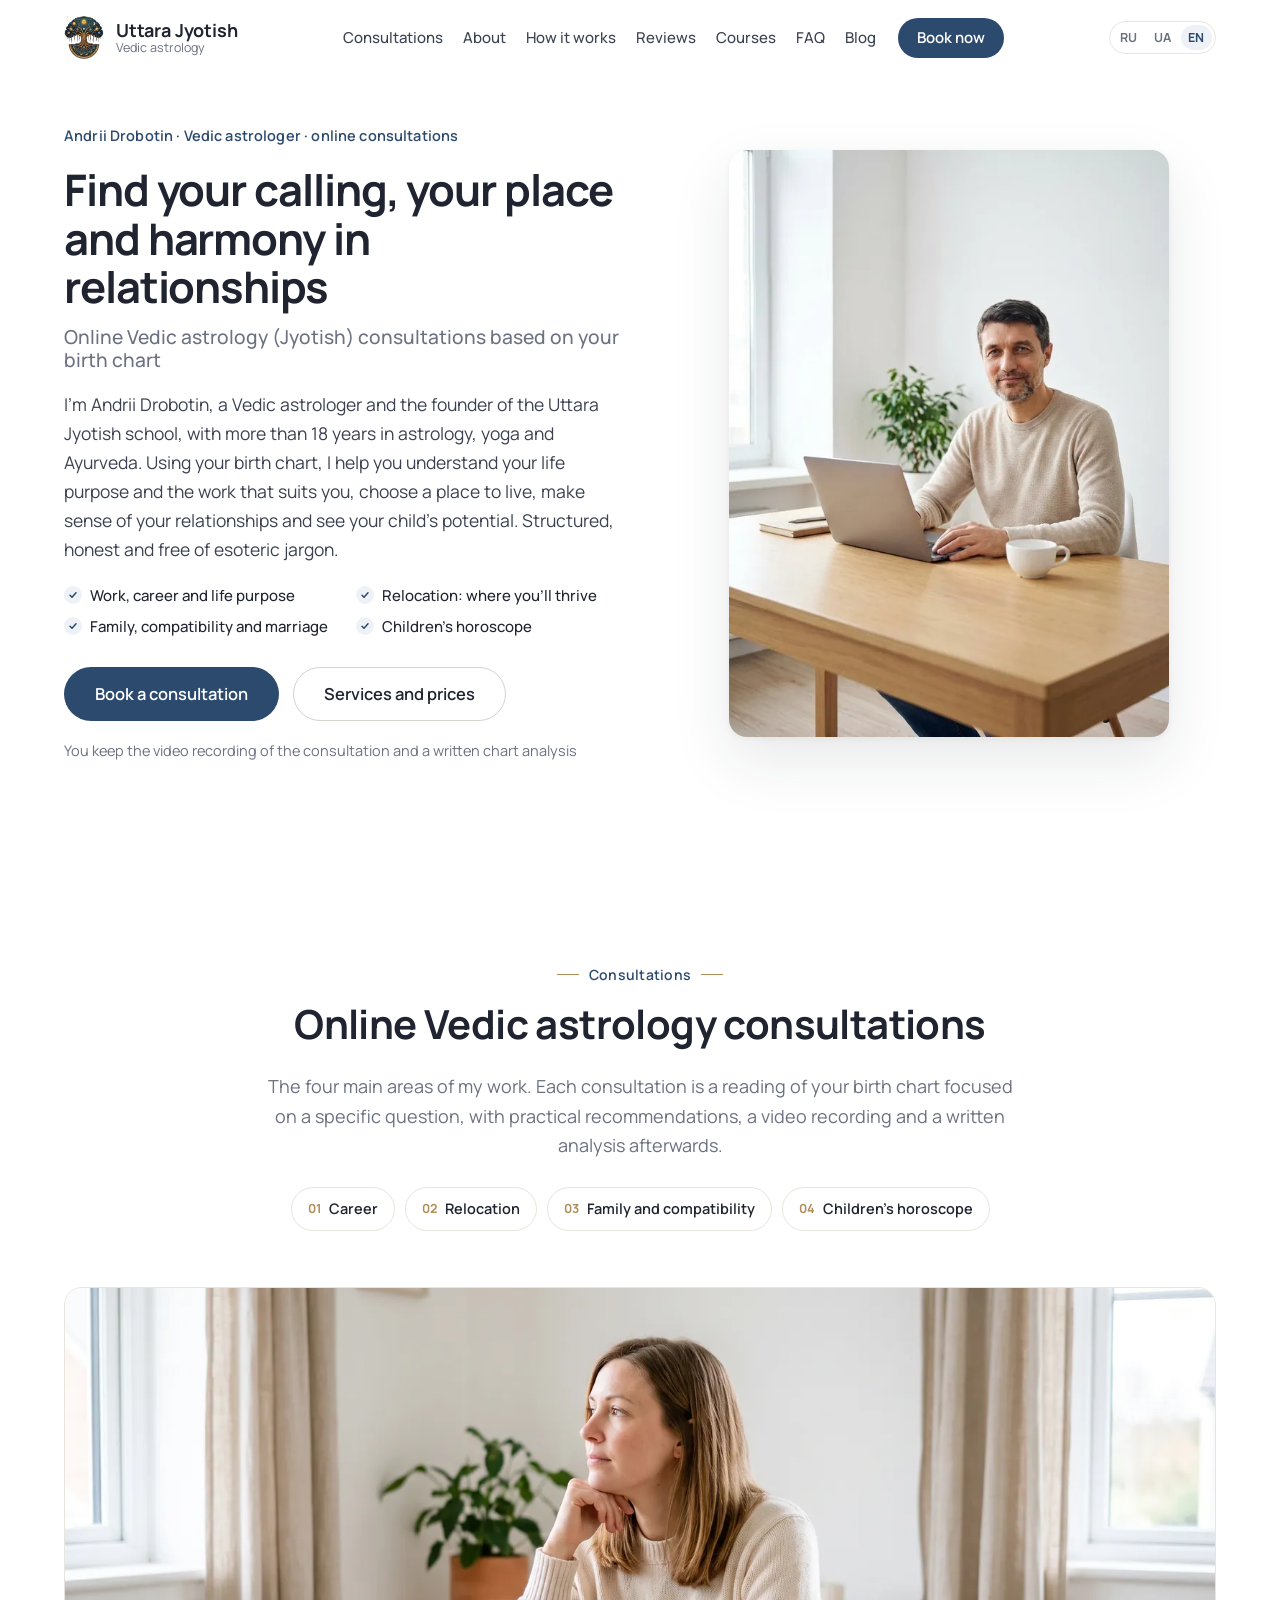
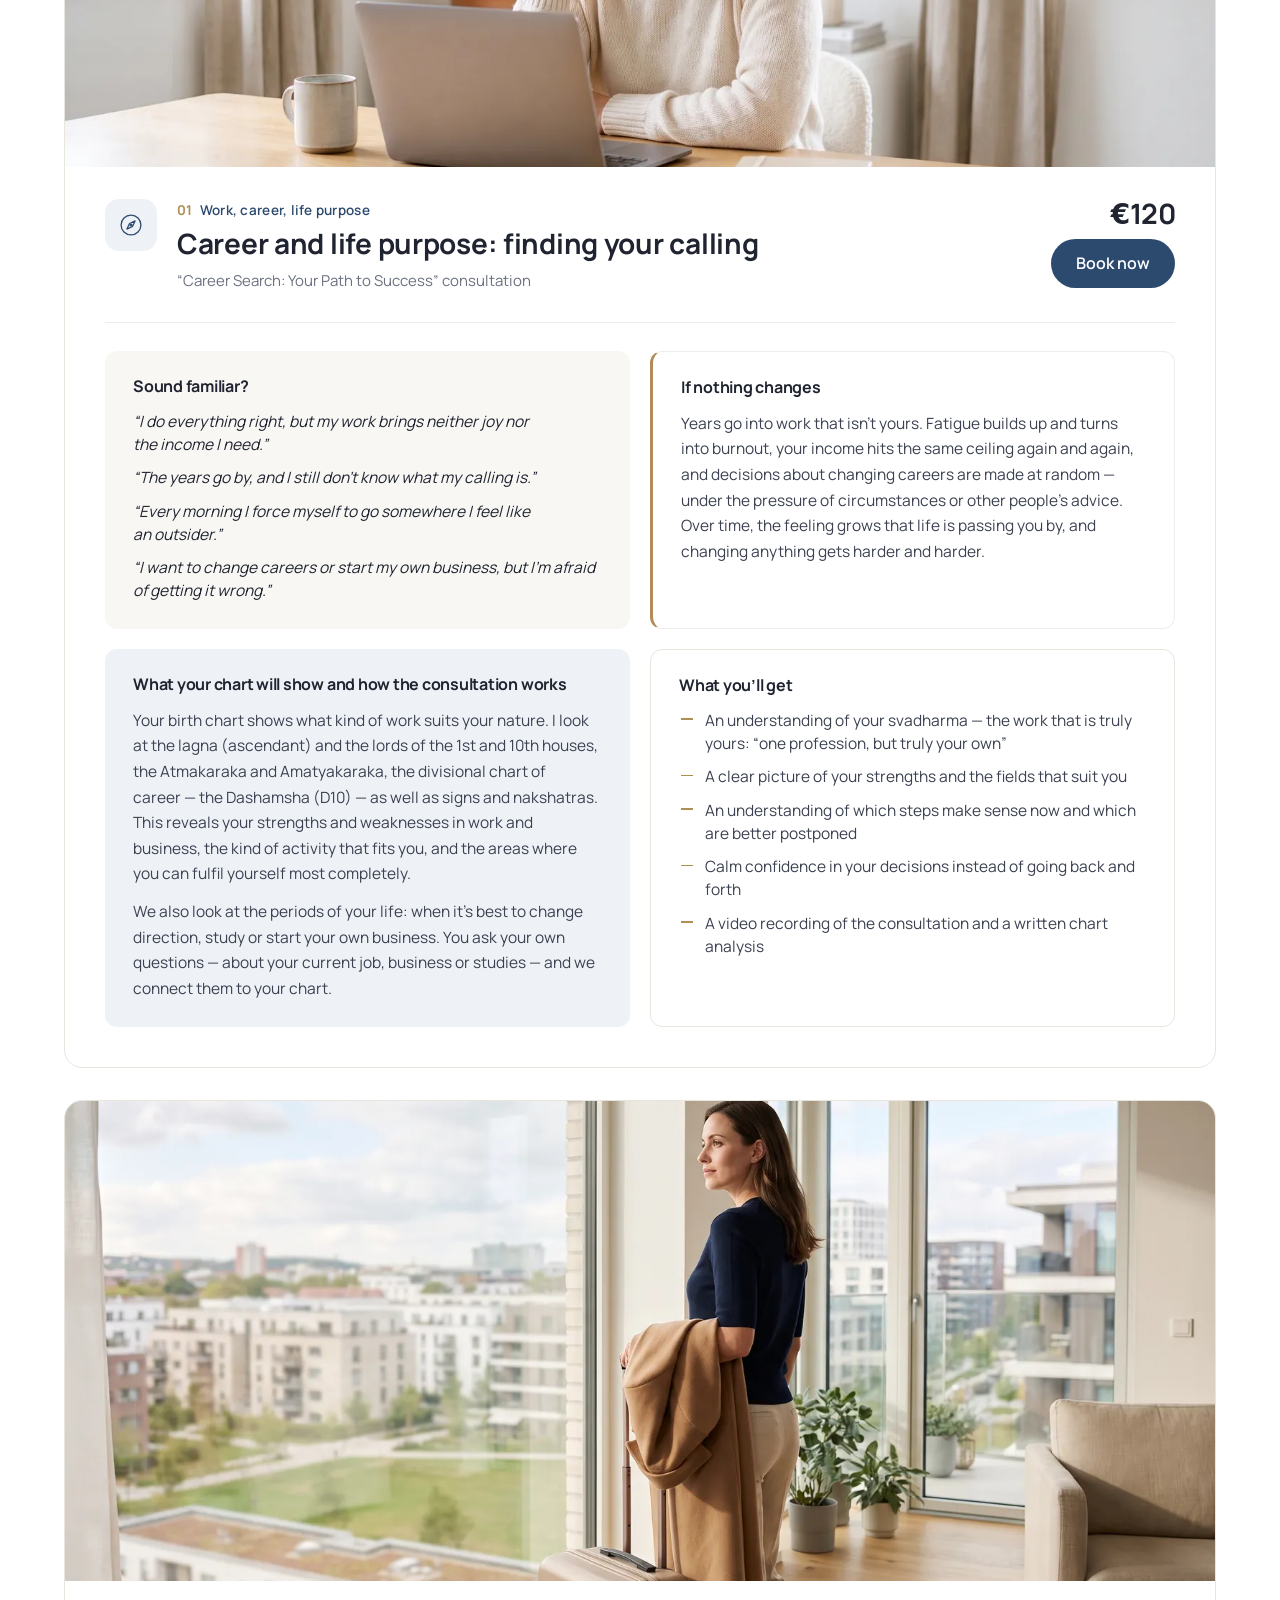
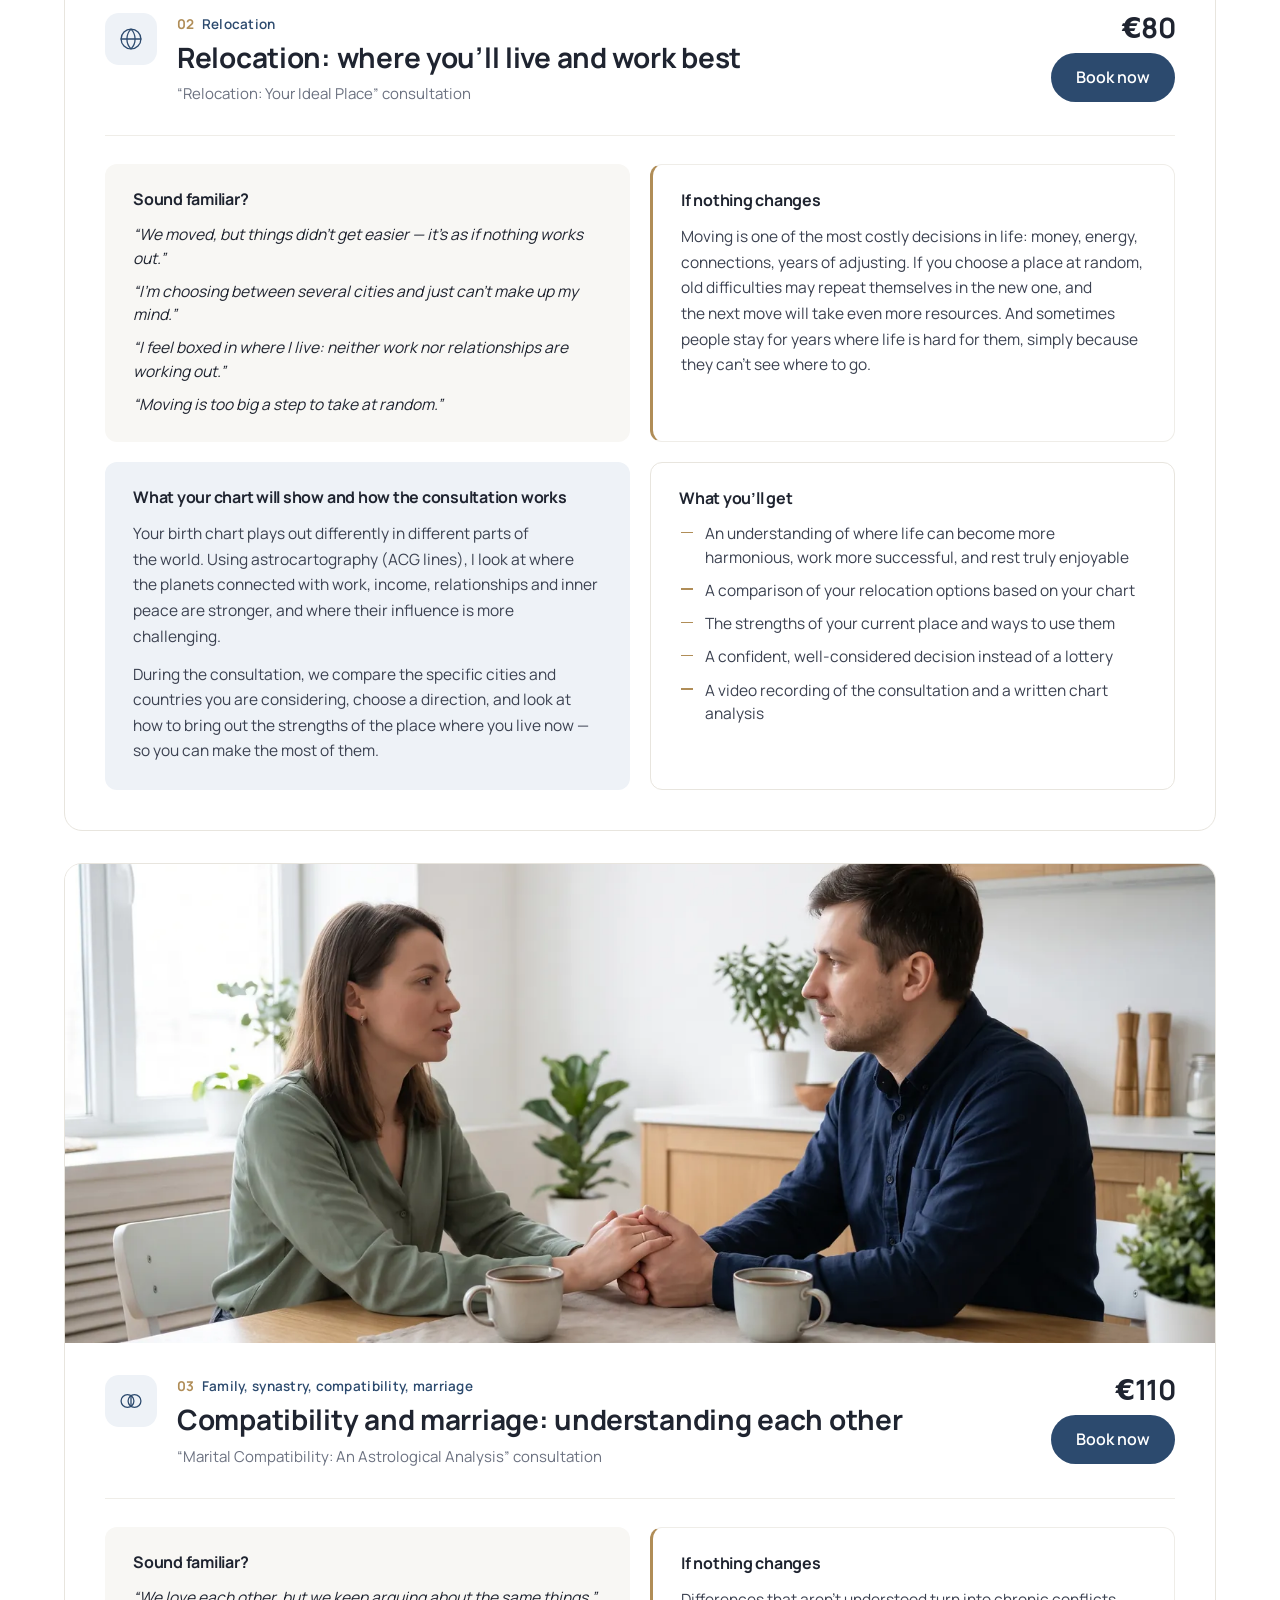
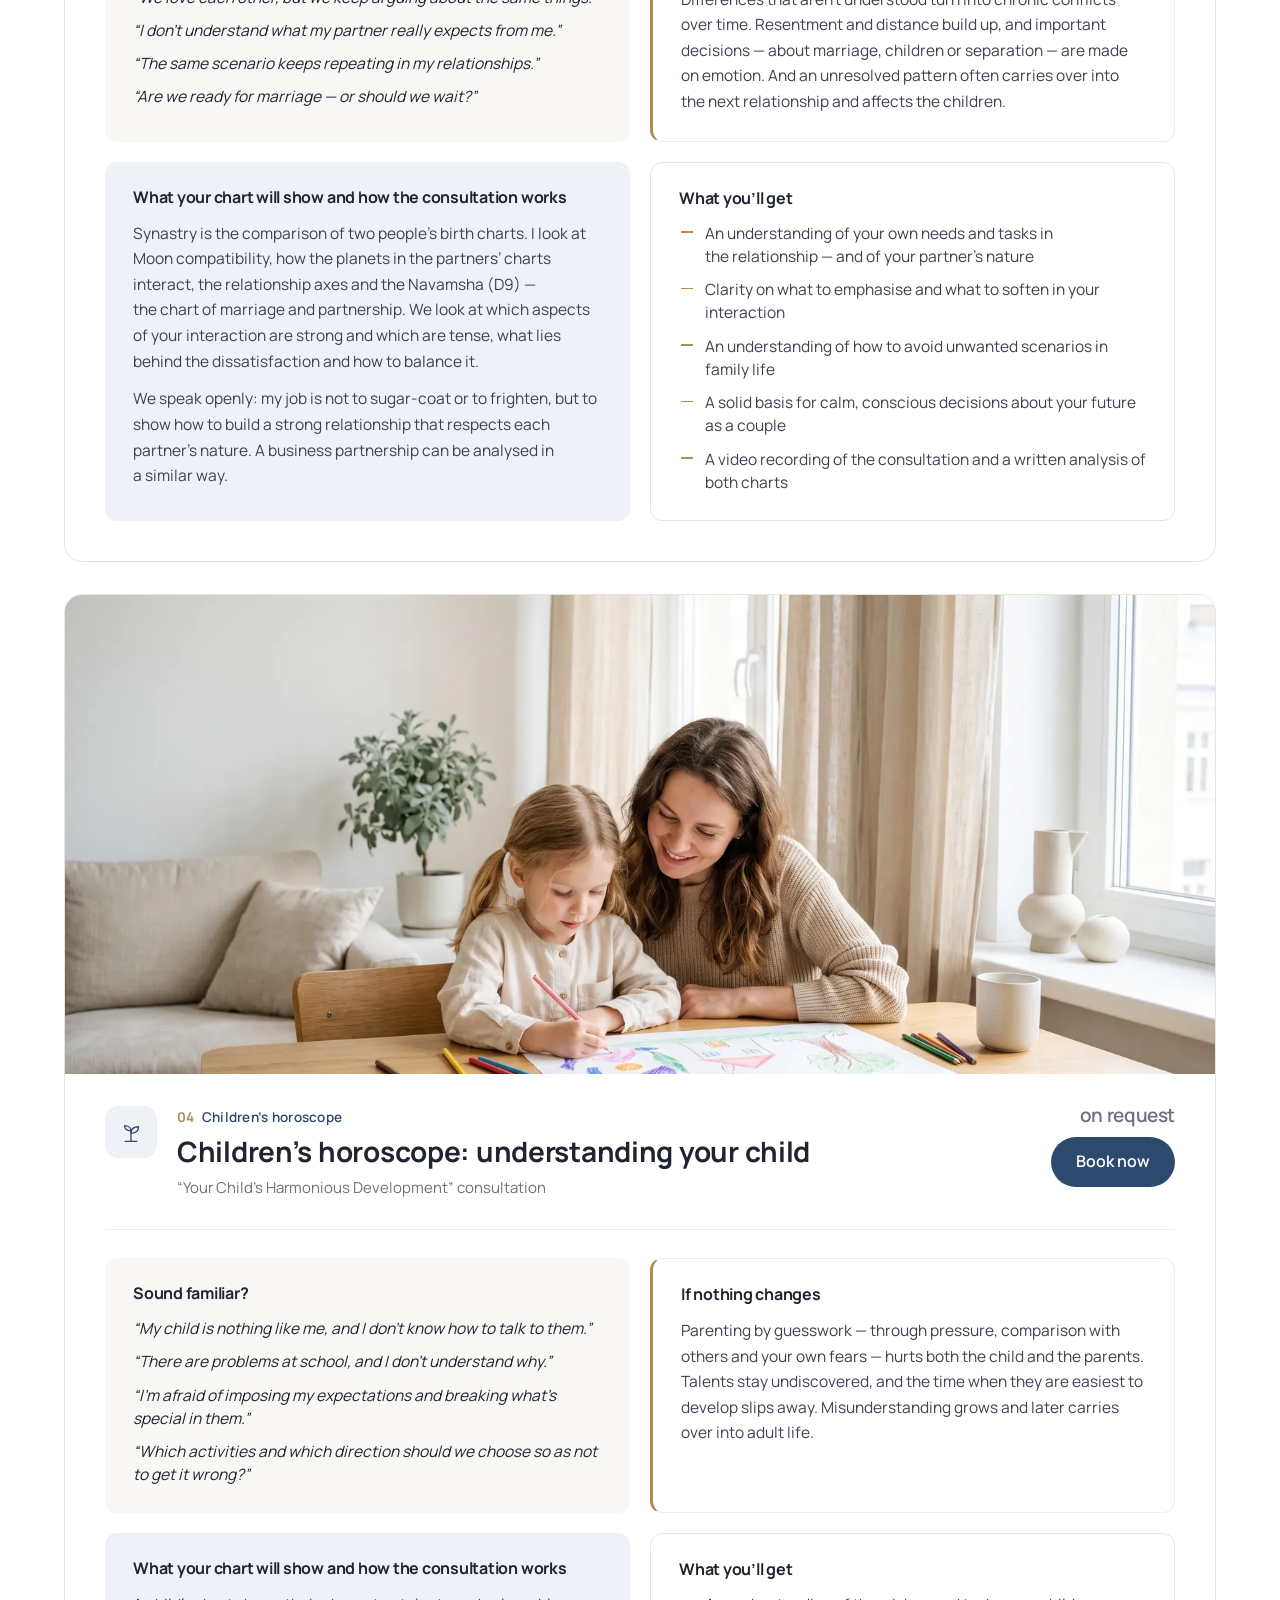
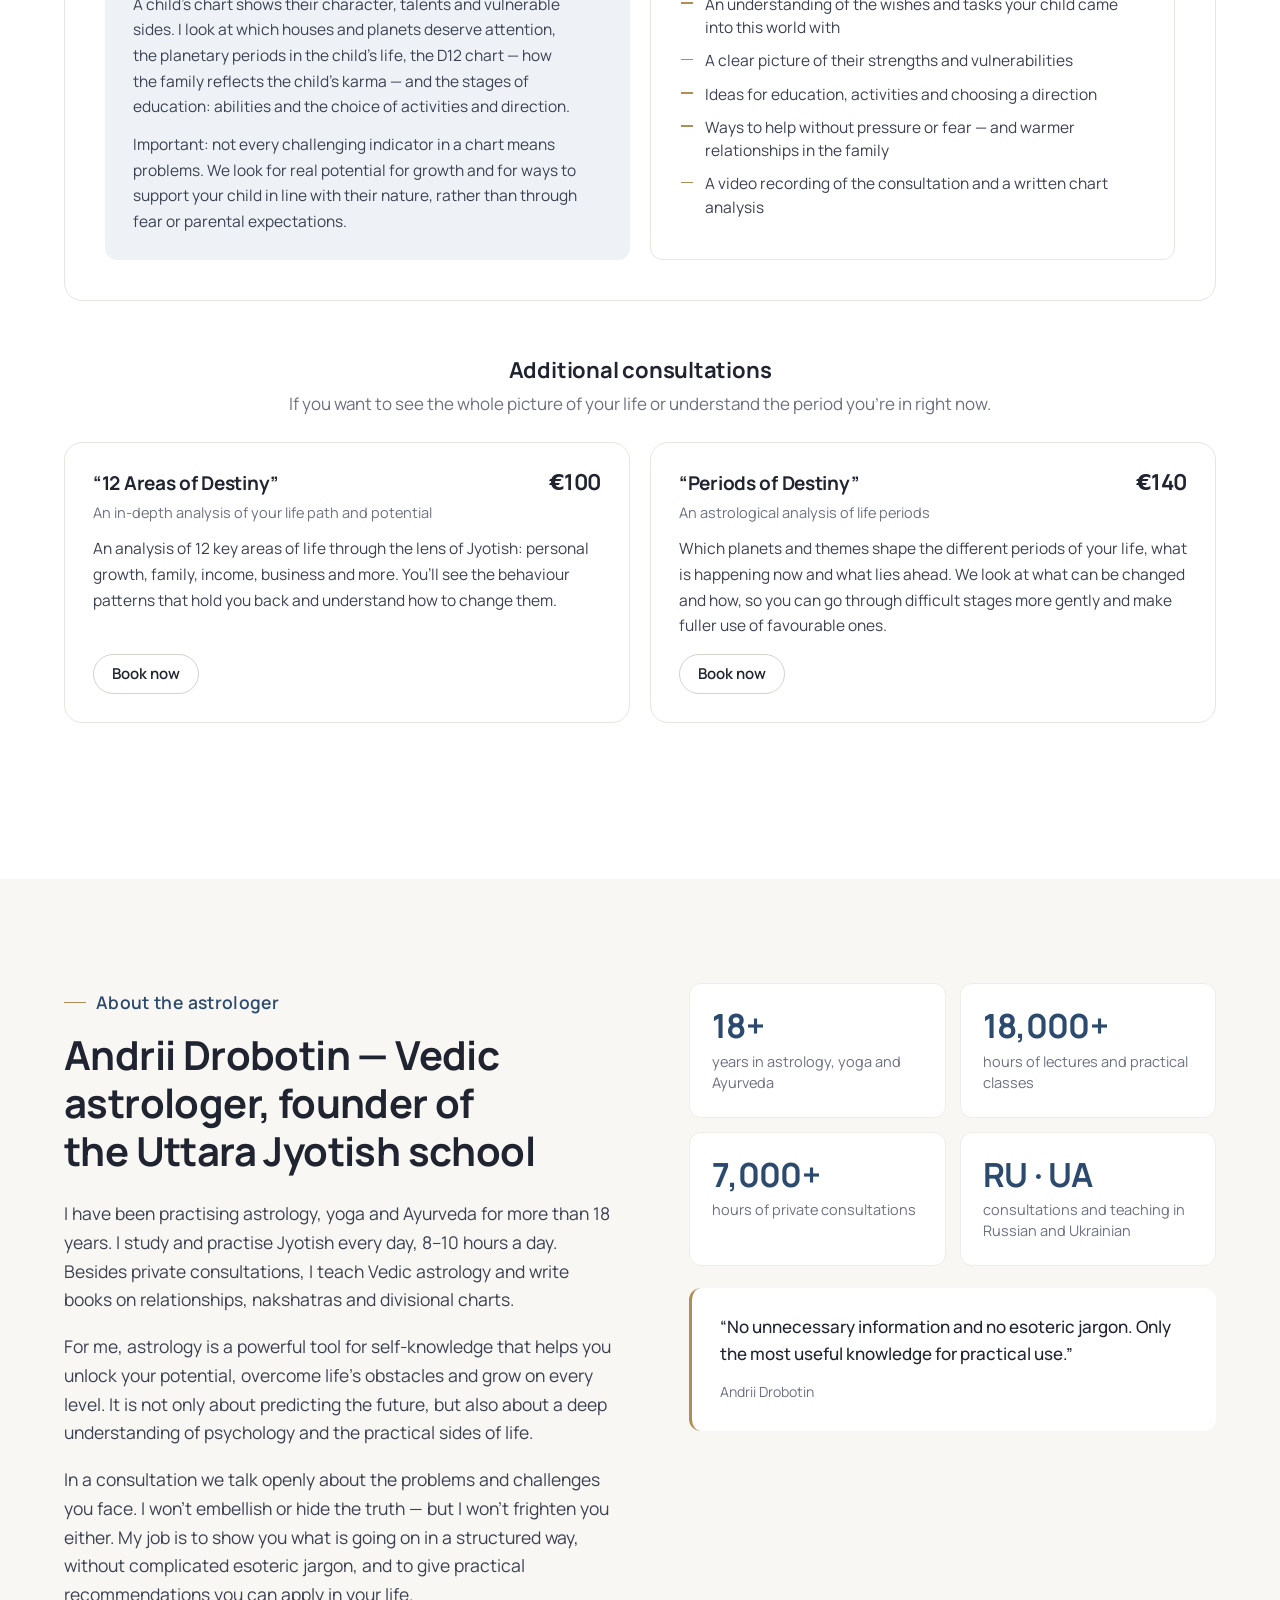
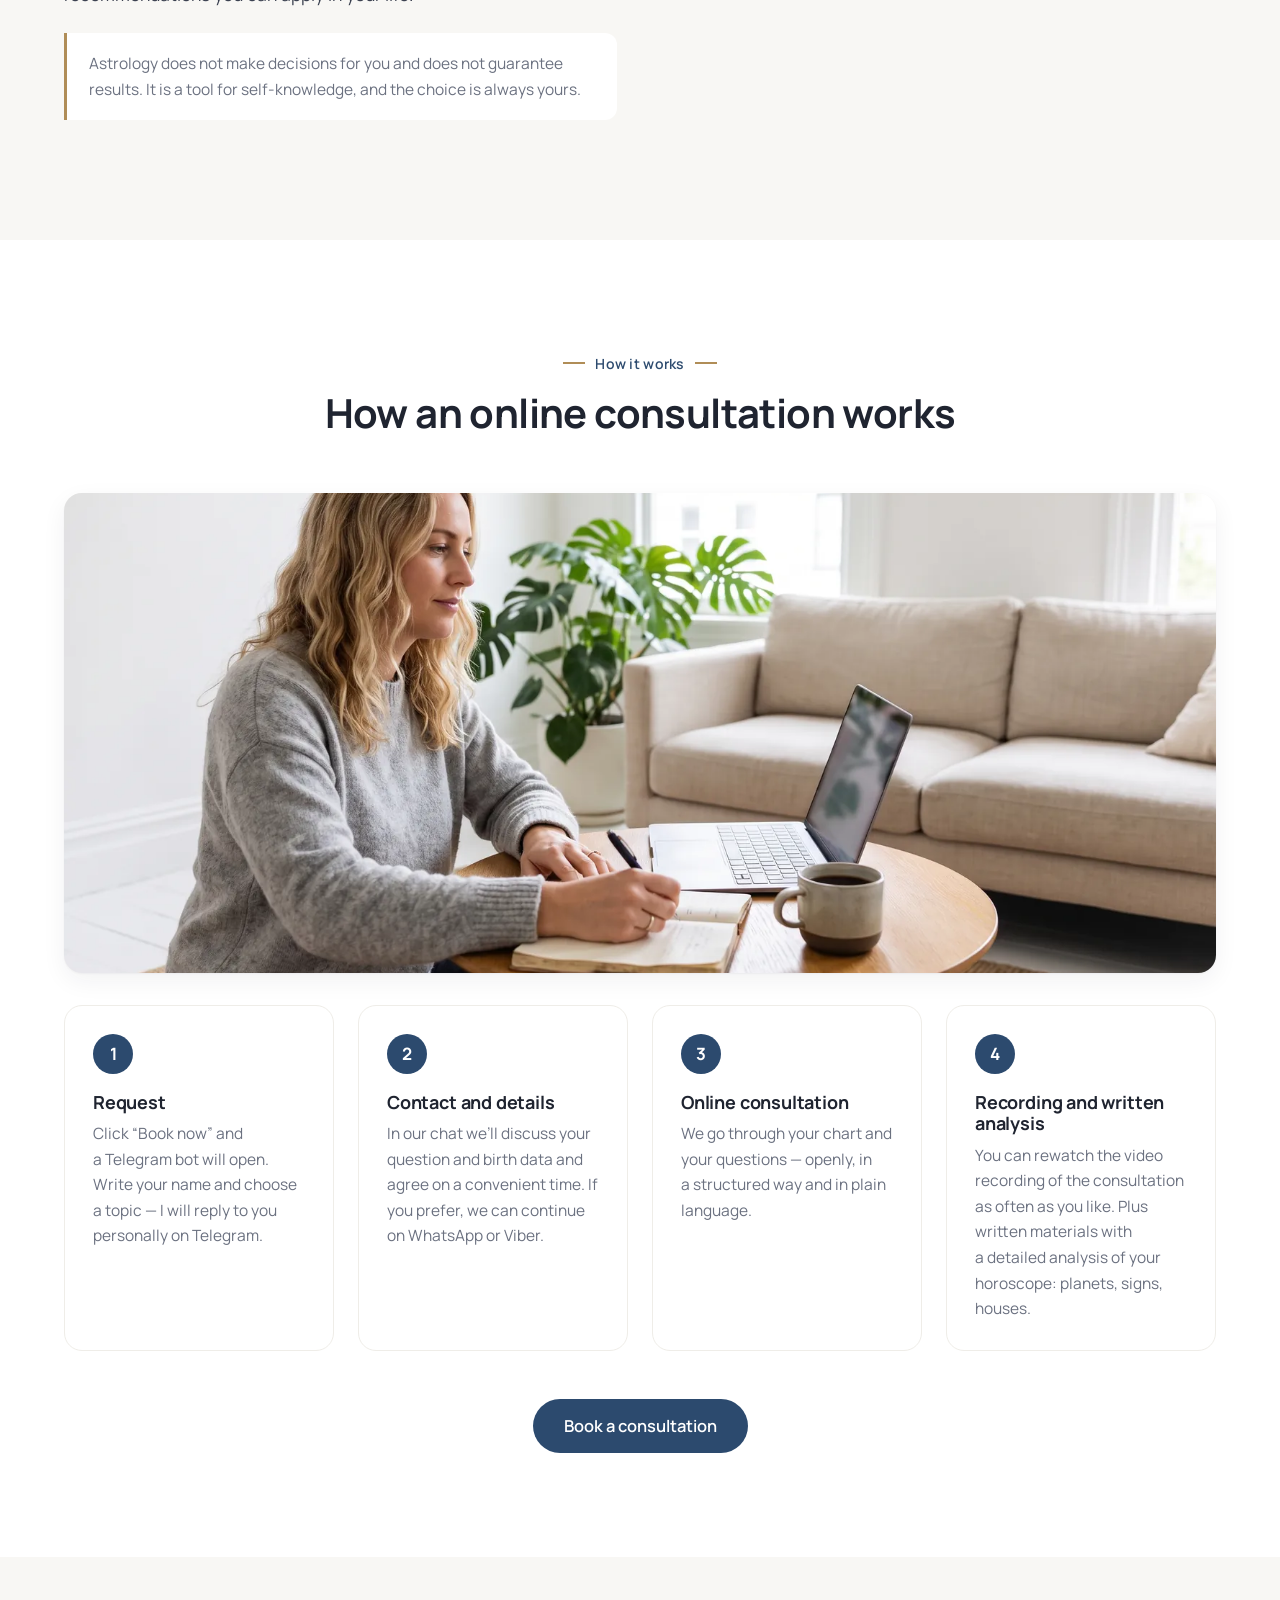
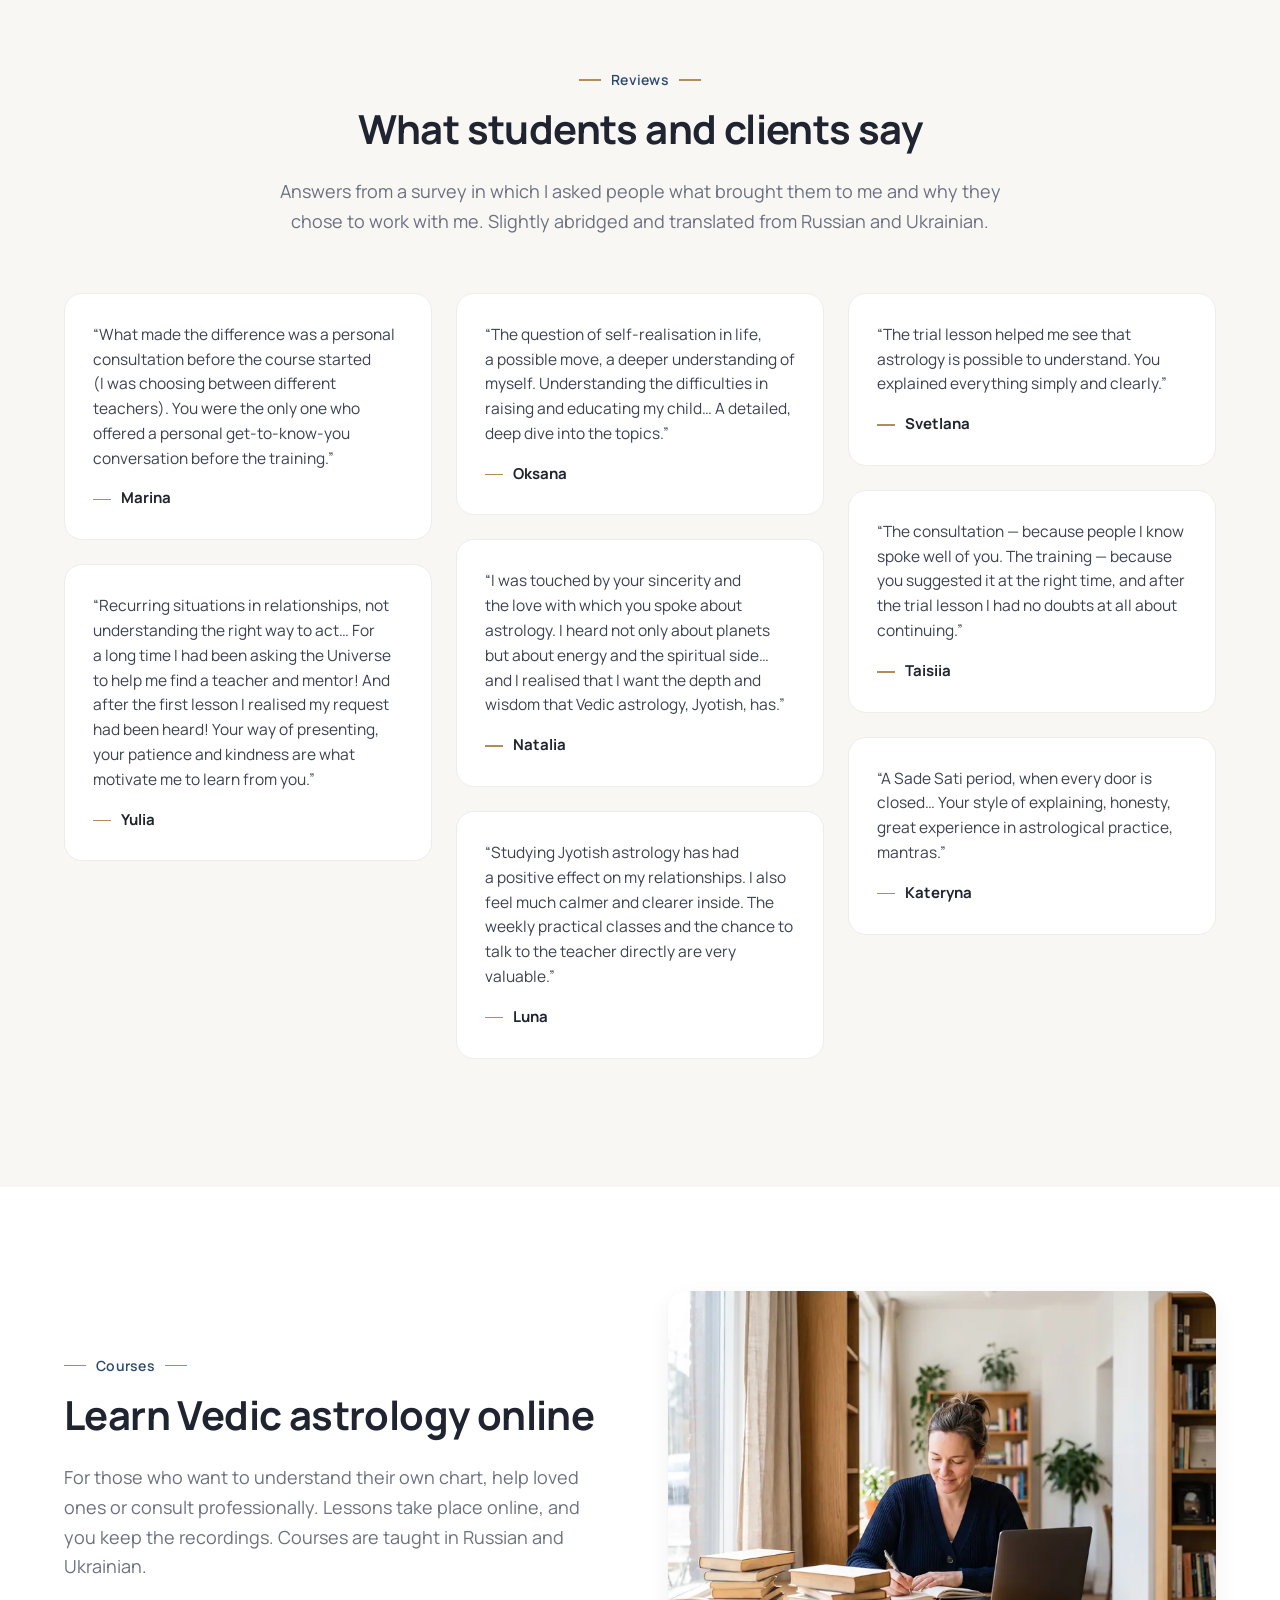
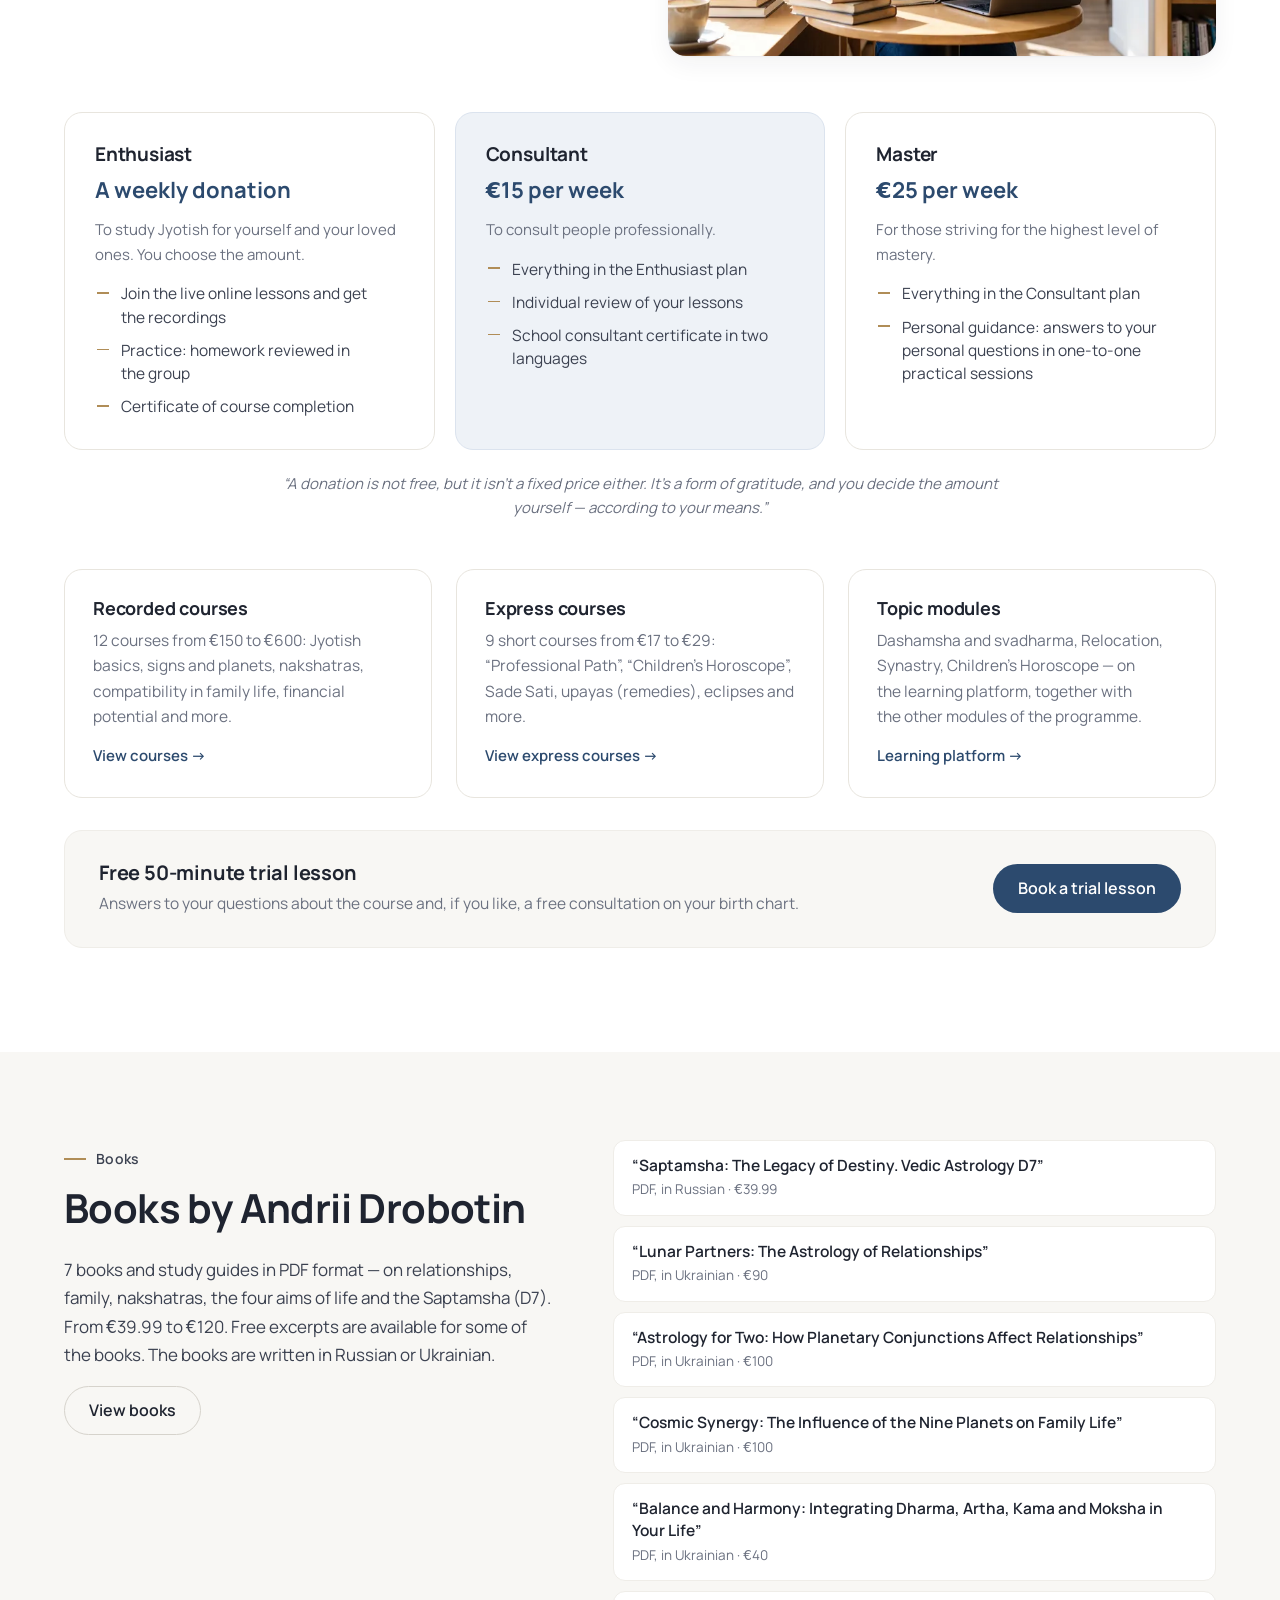
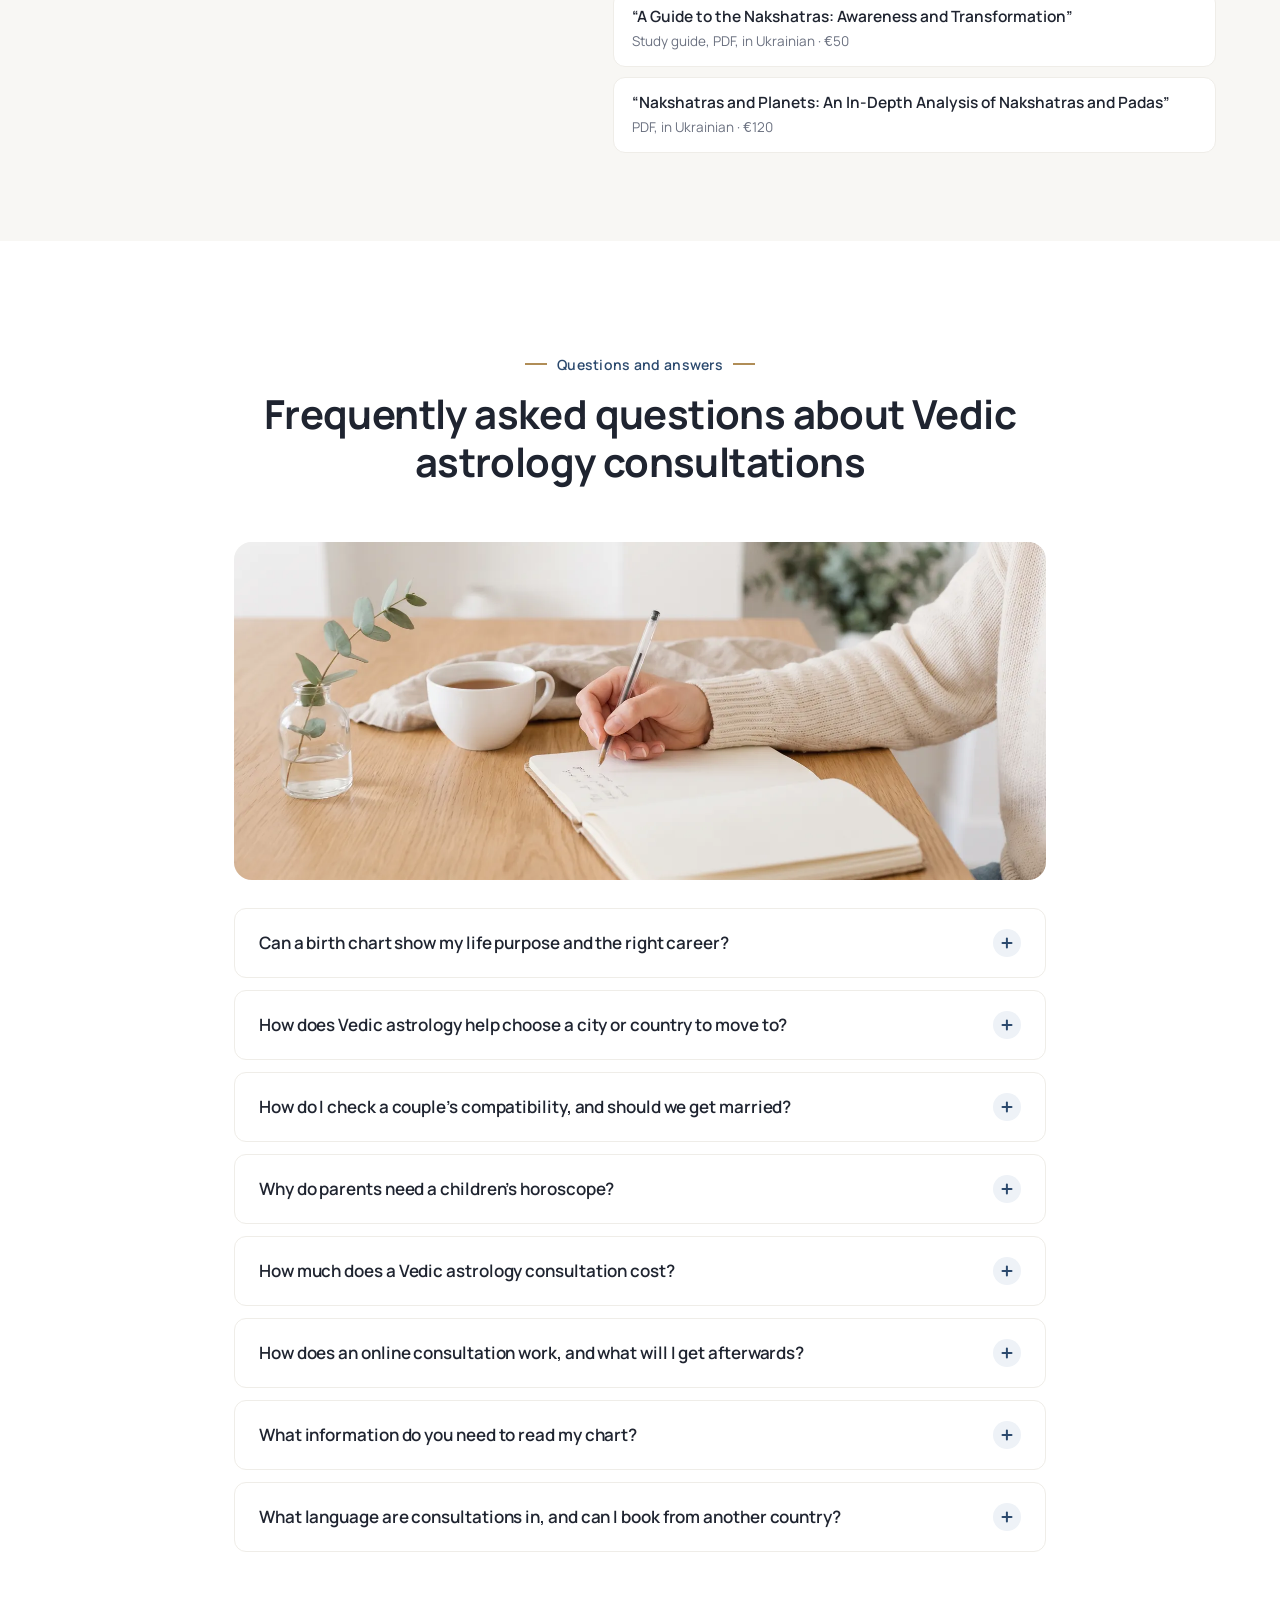
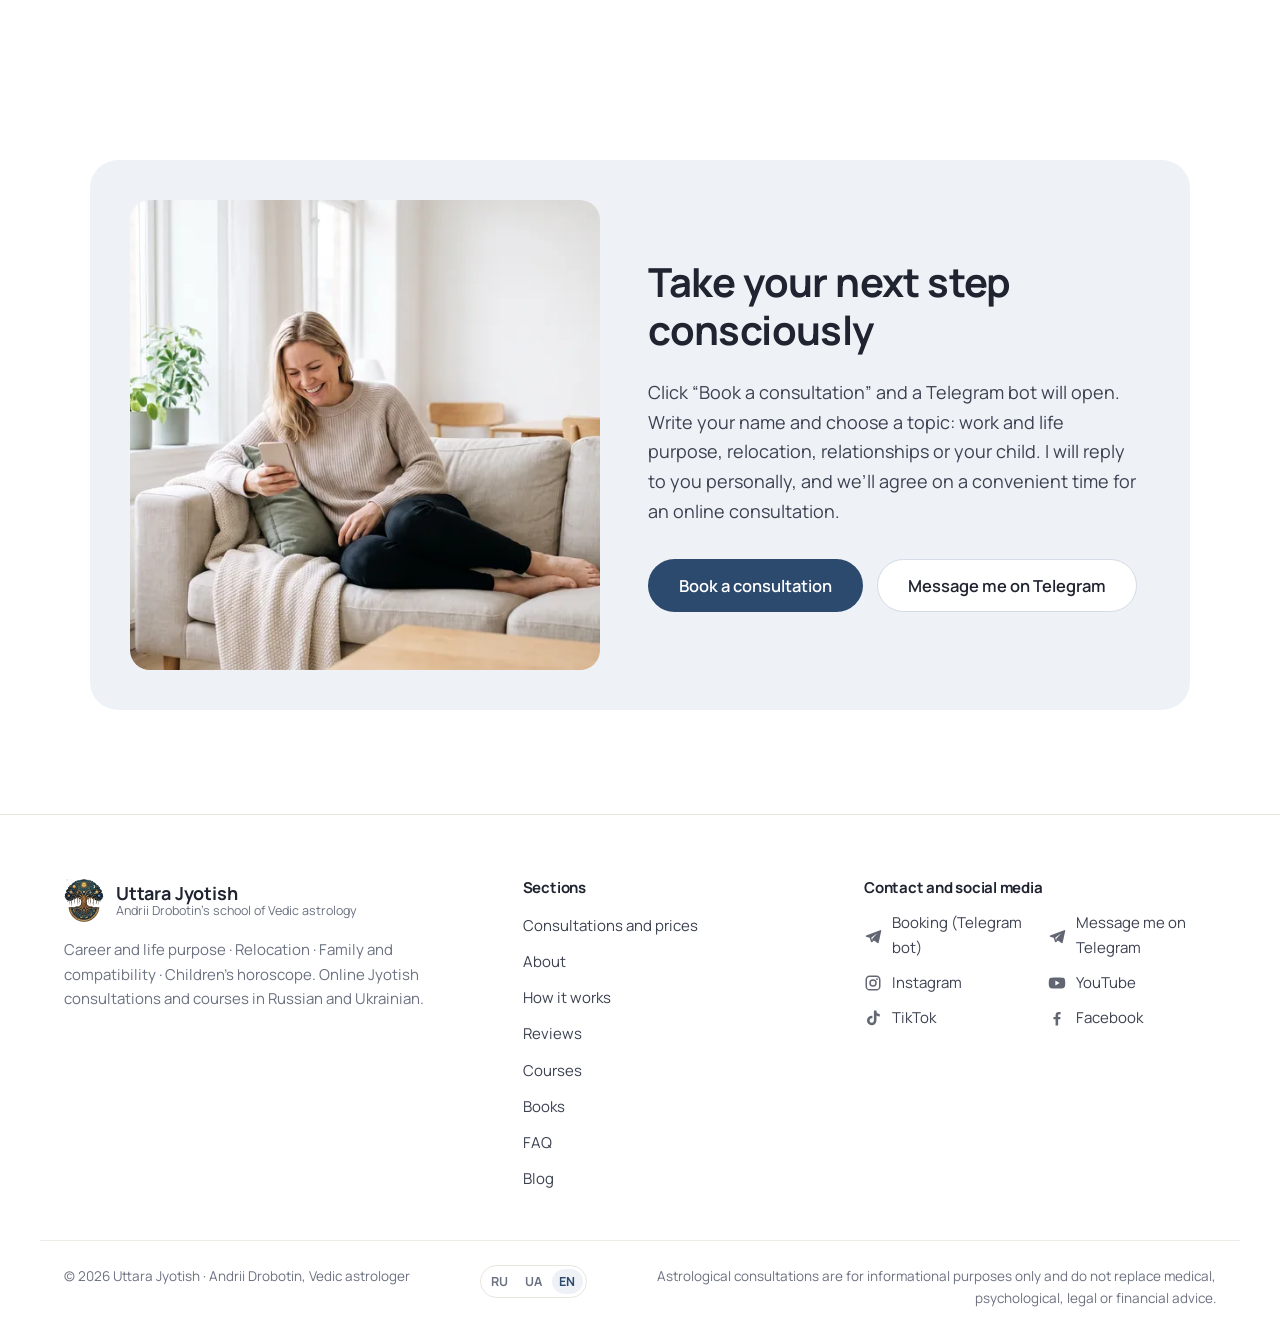
<file: index.html>
<!doctype html>
<html lang="ru">
<head>
<meta charset="utf-8">
<meta name="viewport" content="width=device-width, initial-scale=1">
<script>
/* Автовыбор языка: только первый визит на корневую страницу и только для браузеров (не для поисковых роботов). */
(function(){try{
  var ua=navigator.userAgent||'';
  if(/bot|crawl|spider|slurp|mediapartners|lighthouse|pagespeed|facebookexternalhit|embedly|preview|yandex/i.test(ua))return;
  var ls=window.localStorage,saved=ls.getItem('uj_lang'),target=null;
  if(saved){target=saved;}
  else if(!ls.getItem('uj_auto')){
    ls.setItem('uj_auto','1');
    var RU=['ru','be','kk','ky','tg','uz','tk','hy','az','ka','mn'];
    var langs=(navigator.languages&&navigator.languages.length)?navigator.languages:[navigator.language||''];
    target='en';
    for(var i=0;i<langs.length;i++){
      var l=String(langs[i]||'').toLowerCase().split('-')[0];
      if(l==='uk'){target='uk';break;}
      if(RU.indexOf(l)>=0){target='ru';break;}
      if(l==='en'){target='en';break;}
    }
  }
  var P={"uk": "uk/", "en": "en/"};
  if(target&&P[target])location.replace(P[target]+location.search+location.hash);
}catch(e){}})();
</script><title>Ведический астролог Андрей Дроботин — предназначение, релокация, совместимость | Uttara Jyotish</title>
<meta name="description" content="Онлайн-консультации ведического астролога (джйотиш) Андрея Дроботина: профессия и предназначение — 120 €, релокация — 80 €, совместимость пары и брак — 110 €, детский гороскоп. Более 18 лет практики. Видеозапись и письменный разбор карты.">
<meta name="keywords" content="ведический астролог онлайн, консультация джйотиш, предназначение по карте рождения, выбор профессии по ведической астрологии, свадхарма, дашамша, релокация астрология, астрокартография куда переехать, совместимость пары ведическая астрология, синастрия, детский гороскоп джйотиш, курсы джйотиш онлайн">
<meta name="author" content="Андрей Дроботин, Uttara Jyotish">
<meta name="robots" content="index, follow, max-image-preview:large">
<meta name="theme-color" content="#ffffff">
<link rel="canonical" href="https://andreyastrolog-gif.github.io/uttara-jyotish/">
<link rel="alternate" hreflang="ru" href="https://andreyastrolog-gif.github.io/uttara-jyotish/">
<link rel="alternate" hreflang="uk" href="https://andreyastrolog-gif.github.io/uttara-jyotish/uk/">
<link rel="alternate" hreflang="en" href="https://andreyastrolog-gif.github.io/uttara-jyotish/en/">
<link rel="alternate" hreflang="x-default" href="https://andreyastrolog-gif.github.io/uttara-jyotish/">

<meta property="og:type" content="website">
<meta property="og:locale" content="ru_RU">
<meta property="og:locale:alternate" content="uk_UA">
<meta property="og:locale:alternate" content="en_US">
<meta property="og:site_name" content="Uttara Jyotish">
<meta property="og:title" content="Андрей Дроботин — ведический астролог | Uttara Jyotish">
<meta property="og:description" content="Профессия и предназначение, релокация, совместимость и брак, детский гороскоп. Онлайн-консультации по джйотиш: видеозапись и письменный разбор карты.">
<meta property="og:url" content="https://andreyastrolog-gif.github.io/uttara-jyotish/">
<meta property="og:image" content="https://andreyastrolog-gif.github.io/uttara-jyotish/img/og-image.jpg">
<meta property="og:image:width" content="1200">
<meta property="og:image:height" content="630">
<meta property="og:image:alt" content="Uttara Jyotish — ведический астролог Андрей Дроботин">
<meta name="twitter:card" content="summary_large_image">
<meta name="twitter:title" content="Андрей Дроботин — ведический астролог | Uttara Jyotish">
<meta name="twitter:description" content="Профессия и предназначение, релокация, совместимость и брак, детский гороскоп. Онлайн-консультации по ведической астрологии.">
<meta name="twitter:image" content="https://andreyastrolog-gif.github.io/uttara-jyotish/img/og-image.jpg">

<link rel="icon" href="favicon.ico" sizes="48x48">
<link rel="icon" type="image/png" sizes="32x32" href="favicon-32.png">
<link rel="icon" type="image/png" sizes="16x16" href="favicon-16.png">
<link rel="apple-touch-icon" href="apple-touch-icon.png">
<link rel="manifest" href="site.webmanifest">
<link rel="alternate" type="application/rss+xml" title="Uttara Jyotish — блог о ведической астрологии" href="blog/rss.xml">

<link rel="preload" href="fonts/manrope.woff2" as="font" type="font/woff2" crossorigin>
<link rel="preload" as="image" href="img/andrey-desk-v.webp" imagesrcset="img/andrey-desk-v-600.webp 600w, img/andrey-desk-v.webp 900w" imagesizes="(min-width: 1000px) 440px, (max-width: 640px) min(400px, 92vw), 420px" type="image/webp">
<link rel="stylesheet" href="css/style.css">
<script>document.documentElement.classList.add('js');</script>
<script type="application/ld+json">
{
 "@context": "https://schema.org",
 "@graph": [
  {
   "@type": "WebSite",
   "@id": "https://andreyastrolog-gif.github.io/uttara-jyotish/#website",
   "url": "https://andreyastrolog-gif.github.io/uttara-jyotish/",
   "name": "Uttara Jyotish",
   "inLanguage": [
    "ru",
    "uk",
    "en"
   ],
   "publisher": {
    "@id": "https://andreyastrolog-gif.github.io/uttara-jyotish/#andrey"
   }
  },
  {
   "@type": "WebPage",
   "@id": "https://andreyastrolog-gif.github.io/uttara-jyotish/#webpage",
   "url": "https://andreyastrolog-gif.github.io/uttara-jyotish/",
   "name": "Ведический астролог Андрей Дроботин — предназначение, релокация, совместимость | Uttara Jyotish",
   "description": "Онлайн-консультации ведического астролога (джйотиш) Андрея Дроботина: профессия и предназначение — 120 €, релокация — 80 €, совместимость пары и брак — 110 €, детский гороскоп. Более 18 лет практики. Видеозапись и письменный разбор карты.",
   "isPartOf": {
    "@id": "https://andreyastrolog-gif.github.io/uttara-jyotish/#website"
   },
   "about": {
    "@id": "https://andreyastrolog-gif.github.io/uttara-jyotish/#andrey"
   },
   "primaryImageOfPage": "https://andreyastrolog-gif.github.io/uttara-jyotish/img/og-image.jpg",
   "inLanguage": "ru"
  },
  {
   "@type": "Person",
   "@id": "https://andreyastrolog-gif.github.io/uttara-jyotish/#andrey",
   "name": "Андрей Дроботин",
   "alternateName": "Andrii Drobotin",
   "jobTitle": "Ведический астролог",
   "description": "Ведический астролог (джйотиш), основатель школы Uttara Jyotish. Более 18 лет в астрологии, йоге и аюрведе, более 18 000 часов лекций и более 7 000 часов индивидуальных консультаций. Онлайн-консультации: профессия и предназначение, релокация, совместимость и брак, детский гороскоп.",
   "image": "https://andreyastrolog-gif.github.io/uttara-jyotish/img/andrey-desk-v.jpg",
   "url": "https://andreyastrolog-gif.github.io/uttara-jyotish/",
   "sameAs": [
    "https://t.me/andreyastrolog"
   ],
   "contactPoint": [
    {
     "@type": "ContactPoint",
     "contactType": "Запись на консультацию",
     "url": "https://t.me/andreyastrologbot?start=site",
     "availableLanguage": [
      "ru",
      "uk"
     ]
    },
    {
     "@type": "ContactPoint",
     "contactType": "Личные сообщения",
     "url": "https://t.me/andreyastrolog",
     "availableLanguage": [
      "ru",
      "uk"
     ]
    }
   ],
   "knowsAbout": [
    "Ведическая астрология",
    "Джйотиш",
    "Свадхарма",
    "Дашамша",
    "Астрокартография",
    "Релокация",
    "Синастрия",
    "Совместимость пары",
    "Детский гороскоп",
    "Накшатры",
    "Йога",
    "Аюрведа"
   ],
   "knowsLanguage": [
    "ru",
    "uk"
   ]
  },
  {
   "@type": "Service",
   "@id": "https://andreyastrolog-gif.github.io/uttara-jyotish/#career",
   "name": "Консультация «Профессиональный поиск»: профессия и предназначение (свадхарма)",
   "serviceType": "Астрологическая консультация",
   "description": "Разбор карты рождения по профессии и предназначению: лагна, 10-й дом, Атмакарака, Аматьякарака, Дашамша (D10), периоды для перемен. Видеозапись и письменный разбор.",
   "provider": {
    "@id": "https://andreyastrolog-gif.github.io/uttara-jyotish/#andrey"
   },
   "areaServed": "Worldwide",
   "availableChannel": {
    "@type": "ServiceChannel",
    "name": "Запись через Telegram-бот",
    "serviceUrl": "https://t.me/andreyastrologbot?start=site",
    "availableLanguage": [
     "ru",
     "uk"
    ]
   },
   "availableLanguage": [
    "ru",
    "uk"
   ],
   "offers": {
    "@type": "Offer",
    "price": "120",
    "priceCurrency": "EUR",
    "url": "https://andreyastrolog-gif.github.io/uttara-jyotish/#career"
   }
  },
  {
   "@type": "Service",
   "@id": "https://andreyastrolog-gif.github.io/uttara-jyotish/#relocation",
   "name": "Консультация «Релокация»: выбор места для жизни по астрокартографии",
   "serviceType": "Астрологическая консультация",
   "description": "Сравнение городов и стран по карте рождения с помощью астрокартографии (линий АКГ), сильные стороны нынешнего места. Видеозапись и письменный разбор.",
   "provider": {
    "@id": "https://andreyastrolog-gif.github.io/uttara-jyotish/#andrey"
   },
   "areaServed": "Worldwide",
   "availableChannel": {
    "@type": "ServiceChannel",
    "name": "Запись через Telegram-бот",
    "serviceUrl": "https://t.me/andreyastrologbot?start=site",
    "availableLanguage": [
     "ru",
     "uk"
    ]
   },
   "availableLanguage": [
    "ru",
    "uk"
   ],
   "offers": {
    "@type": "Offer",
    "price": "80",
    "priceCurrency": "EUR",
    "url": "https://andreyastrolog-gif.github.io/uttara-jyotish/#relocation"
   }
  },
  {
   "@type": "Service",
   "@id": "https://andreyastrolog-gif.github.io/uttara-jyotish/#family",
   "name": "Консультация «Супружеская совместимость»: синастрия пары",
   "serviceType": "Астрологическая консультация",
   "description": "Совместимость пары по ведической астрологии: Луна, взаимодействие планет, оси отношений, Навамша (D9). Видеозапись и письменный разбор.",
   "provider": {
    "@id": "https://andreyastrolog-gif.github.io/uttara-jyotish/#andrey"
   },
   "areaServed": "Worldwide",
   "availableChannel": {
    "@type": "ServiceChannel",
    "name": "Запись через Telegram-бот",
    "serviceUrl": "https://t.me/andreyastrologbot?start=site",
    "availableLanguage": [
     "ru",
     "uk"
    ]
   },
   "availableLanguage": [
    "ru",
    "uk"
   ],
   "offers": {
    "@type": "Offer",
    "price": "110",
    "priceCurrency": "EUR",
    "url": "https://andreyastrolog-gif.github.io/uttara-jyotish/#family"
   }
  },
  {
   "@type": "Service",
   "@id": "https://andreyastrolog-gif.github.io/uttara-jyotish/#children",
   "name": "Детский гороскоп по ведической астрологии",
   "serviceType": "Астрологическая консультация",
   "description": "Разбор карты ребёнка: характер, таланты, уязвимые стороны, этапы образования, рекомендации родителям. Стоимость по запросу.",
   "provider": {
    "@id": "https://andreyastrolog-gif.github.io/uttara-jyotish/#andrey"
   },
   "areaServed": "Worldwide",
   "availableChannel": {
    "@type": "ServiceChannel",
    "name": "Запись через Telegram-бот",
    "serviceUrl": "https://t.me/andreyastrologbot?start=site",
    "availableLanguage": [
     "ru",
     "uk"
    ]
   },
   "availableLanguage": [
    "ru",
    "uk"
   ]
  },
  {
   "@type": "Service",
   "@id": "https://andreyastrolog-gif.github.io/uttara-jyotish/#extra-12",
   "name": "Консультация «12 сфер судьбы»",
   "serviceType": "Астрологическая консультация",
   "description": "Глубокий анализ 12 сфер жизни и потенциала по карте рождения.",
   "provider": {
    "@id": "https://andreyastrolog-gif.github.io/uttara-jyotish/#andrey"
   },
   "areaServed": "Worldwide",
   "availableChannel": {
    "@type": "ServiceChannel",
    "name": "Запись через Telegram-бот",
    "serviceUrl": "https://t.me/andreyastrologbot?start=site",
    "availableLanguage": [
     "ru",
     "uk"
    ]
   },
   "availableLanguage": [
    "ru",
    "uk"
   ],
   "offers": {
    "@type": "Offer",
    "price": "100",
    "priceCurrency": "EUR",
    "url": "https://andreyastrolog-gif.github.io/uttara-jyotish/#extra-12"
   }
  },
  {
   "@type": "Service",
   "@id": "https://andreyastrolog-gif.github.io/uttara-jyotish/#extra-periods",
   "name": "Консультация «Периоды судьбы»",
   "serviceType": "Астрологическая консультация",
   "description": "Астрологический анализ жизненных периодов по карте рождения.",
   "provider": {
    "@id": "https://andreyastrolog-gif.github.io/uttara-jyotish/#andrey"
   },
   "areaServed": "Worldwide",
   "availableChannel": {
    "@type": "ServiceChannel",
    "name": "Запись через Telegram-бот",
    "serviceUrl": "https://t.me/andreyastrologbot?start=site",
    "availableLanguage": [
     "ru",
     "uk"
    ]
   },
   "availableLanguage": [
    "ru",
    "uk"
   ],
   "offers": {
    "@type": "Offer",
    "price": "140",
    "priceCurrency": "EUR",
    "url": "https://andreyastrolog-gif.github.io/uttara-jyotish/#extra-periods"
   }
  },
  {
   "@type": "Service",
   "@id": "https://andreyastrolog-gif.github.io/uttara-jyotish/#courses",
   "name": "Обучение ведической астрологии джйотиш онлайн",
   "serviceType": "Обучение",
   "description": "Целостный курс джйотиш (тарифы: донат, 15 € и 25 € в неделю), курсы и экспресс-курсы в записи, бесплатный пробный урок.",
   "provider": {
    "@id": "https://andreyastrolog-gif.github.io/uttara-jyotish/#andrey"
   },
   "areaServed": "Worldwide",
   "availableLanguage": [
    "ru",
    "uk"
   ]
  },
  {
   "@type": "FAQPage",
   "@id": "https://andreyastrolog-gif.github.io/uttara-jyotish/#faq",
   "inLanguage": "ru",
   "mainEntity": [
    {
     "@type": "Question",
     "name": "Можно ли по карте рождения понять своё предназначение и подходящую профессию?",
     "acceptedAnswer": {
      "@type": "Answer",
      "text": "Да, это одно из главных направлений моей работы. В ведической астрологии предназначение (свадхарму) и профессию смотрят по лагне, управителям 1-го и 10-го домов, Атмакараке и Аматьякараке, а также по Дашамше (D10) — дробной карте профессии. Карта показывает ваши сильные стороны, подходящий характер деятельности и периоды, удачные для перемен. Решение всегда остаётся за вами — астрология помогает принять его осознанно. Консультация «Профессиональный поиск» стоит 120 €."
     }
    },
    {
     "@type": "Question",
     "name": "Как ведическая астрология помогает выбрать город или страну для переезда?",
     "acceptedAnswer": {
      "@type": "Answer",
      "text": "Карта рождения по-разному проявляется в разных точках мира. С помощью астрокартографии (линий АКГ) видно, где сильнее звучат темы работы, дохода, отношений и внутреннего спокойствия. На консультации «Релокация» (80 €) мы сравниваем конкретные варианты, которые вы рассматриваете, и разбираем сильные стороны места, где вы живёте сейчас."
     }
    },
    {
     "@type": "Question",
     "name": "Как проверить совместимость пары и стоит ли вступать в брак?",
     "acceptedAnswer": {
      "@type": "Answer",
      "text": "Для этого делают синастрию — сравнение карт рождения обоих партнёров. Я смотрю совместимость по Луне, взаимодействие планет, оси отношений и Навамшу (D9). Вы узнаете, какие позиции во взаимодействии сильные, а какие напряжённые, и как избежать нежелательных сценариев в семейной жизни. Консультация «Супружеская совместимость» стоит 110 €."
     }
    },
    {
     "@type": "Question",
     "name": "Зачем родителям детский гороскоп?",
     "acceptedAnswer": {
      "@type": "Answer",
      "text": "Детский гороскоп помогает понять характер, таланты и уязвимые стороны ребёнка, выбрать подходящие занятия и направление обучения и поддерживать его в соответствии с его природой — без давления и страха. Важно, что не все сложные показатели в карте означают проблемы: мы ищем реальный потенциал развития. Стоимость — по запросу, напишите мне в Telegram."
     }
    },
    {
     "@type": "Question",
     "name": "Сколько стоит консультация ведического астролога?",
     "acceptedAnswer": {
      "@type": "Answer",
      "text": "Цены в евро: «Профессиональный поиск» — 120 €, «Релокация» — 80 €, «Супружеская совместимость» — 110 €, «12 сфер судьбы» — 100 €, «Периоды судьбы» — 140 €. Стоимость консультации по детскому гороскопу — по запросу."
     }
    },
    {
     "@type": "Question",
     "name": "Как проходит онлайн-консультация и что я получу после неё?",
     "acceptedAnswer": {
      "@type": "Answer",
      "text": "Вы нажимаете кнопку «Записаться» — открывается Telegram-бот. Вы пишете, как вас зовут, и выбираете тему, а я лично отвечу вам там же, в Telegram: обсудим тему консультации и согласуем удобное время. Консультация проходит онлайн и записывается на видео — вы сможете пересматривать её сколько угодно. После неё вы также получаете текстовые материалы с детальным анализом вашего гороскопа: планеты, знаки зодиака, дома. Знать астрологию заранее не нужно: объясняю структурированно, без сложного эзотерического сленга."
     }
    },
    {
     "@type": "Question",
     "name": "Какие данные нужны для разбора карты?",
     "acceptedAnswer": {
      "@type": "Answer",
      "text": "Для построения карты нужны дата, время и место рождения. Для совместимости — данные обоих партнёров, для детского гороскопа — данные ребёнка, для релокации — ещё и города или страны, которые вы рассматриваете. Все детали уточним при записи."
     }
    },
    {
     "@type": "Question",
     "name": "На каком языке проходят консультации и можно ли записаться из другой страны?",
     "acceptedAnswer": {
      "@type": "Answer",
      "text": "Я работаю на русском и украинском языках. Консультации проходят онлайн, поэтому записаться можно из любой страны."
     }
    }
   ]
  }
 ]
}
</script>
</head>
<body>
<a class="skip-link" href="#main">Перейти к&nbsp;содержанию</a>

<header class="site-header" id="siteHeader">
  <div class="container header-inner">
    <a class="brand" href="#top" aria-label="Uttara Jyotish — на главную">
      <img src="img/emblem-160.webp" width="160" height="170" alt="" class="brand-emblem">
      <span class="brand-text"><span class="brand-name">Uttara Jyotish</span><span class="brand-sub">ведическая астрология</span></span>
    </a>
    <nav class="main-nav" id="mainNav" aria-label="Основное меню">
      <ul>
        <li><a href="#services">Консультации</a></li><li><a href="#about">Об&nbsp;астрологе</a></li><li><a href="#how">Как проходит</a></li><li><a href="#reviews">Отзывы</a></li><li><a href="#courses">Обучение</a></li><li><a href="#faq">Вопросы</a></li><li><a href="blog/">Блог</a></li>
      </ul>
      <a class="btn btn-primary btn-sm nav-cta" href="https://t.me/andreyastrologbot?start=site" data-link="booking" target="_blank" rel="noopener">Записаться</a>
    </nav>
    <div class="header-tools">
      <ul class="lang-switch" aria-label="Язык сайта"><li><a href="./" hreflang="ru" lang="ru" data-lang-pick="ru" title="Русский" aria-label="Русский" aria-current="true">RU</a></li><li><a href="uk/" hreflang="uk" lang="uk" data-lang-pick="uk" title="Українська" aria-label="Українська">UA</a></li><li><a href="en/" hreflang="en" lang="en" data-lang-pick="en" title="English" aria-label="English">EN</a></li></ul>
      <button class="nav-toggle" id="navToggle" aria-controls="mainNav" aria-expanded="false" aria-label="Открыть меню" data-label-open="Открыть меню" data-label-close="Закрыть меню">
        <span></span><span></span><span></span>
      </button>
    </div>
  </div>
</header>

<main id="main">

<!-- ============ HERO ============ -->
<section class="hero" id="top" aria-labelledby="hero-title">
  <div class="container hero-grid">
    <div class="hero-text">
      <p class="kicker reveal">Андрей Дроботин · ведический астролог · онлайн-консультации</p>
      <h1 id="hero-title" class="reveal" style="--d:.06s">
        <span class="h1-main">Найдите своё дело, своё место и&nbsp;гармонию в&nbsp;отношениях</span>
        <span class="h1-sub">Консультации по&nbsp;ведической астрологии (джйотиш) онлайн&nbsp;— по&nbsp;вашей карте рождения</span>
      </h1>
      <p class="hero-lead reveal" style="--d:.12s">Я&nbsp;— Андрей Дроботин, ведический астролог и&nbsp;основатель школы Uttara Jyotish, более 18 лет в&nbsp;астрологии, йоге и&nbsp;аюрведе. По&nbsp;карте рождения помогаю понять своё предназначение и&nbsp;подходящую работу, выбрать место для&nbsp;жизни, разобраться в&nbsp;отношениях и&nbsp;увидеть потенциал ребёнка. Структурированно, честно и&nbsp;без&nbsp;эзотерического сленга.</p>
      <ul class="hero-topics reveal" style="--d:.18s" aria-label="Направления консультаций">
        <li><a href="#career">Работа, профессия и&nbsp;предназначение</a></li><li><a href="#relocation">Релокация: где&nbsp;вам&nbsp;лучше жить</a></li><li><a href="#family">Семья, совместимость и&nbsp;брак</a></li><li><a href="#children">Детский гороскоп</a></li>
      </ul>
      <div class="hero-actions reveal" style="--d:.24s">
        <a class="btn btn-primary btn-lg" href="https://t.me/andreyastrologbot?start=site" data-link="booking" target="_blank" rel="noopener">Записаться на&nbsp;консультацию</a>
        <a class="btn btn-secondary btn-lg" href="#services">Направления и&nbsp;цены</a>
      </div>
      <p class="hero-trust reveal" style="--d:.3s">Видеозапись консультации и&nbsp;письменный разбор карты остаются у&nbsp;вас</p>
    </div>
    <figure class="hero-photo reveal" style="--d:.1s">
      <picture>
        <source type="image/webp" srcset="img/andrey-desk-v-600.webp 600w, img/andrey-desk-v.webp 900w" sizes="(min-width: 1000px) 440px, (max-width: 640px) min(400px, 92vw), 420px">
        <img src="img/andrey-desk-v-600.jpg" srcset="img/andrey-desk-v-600.jpg 600w, img/andrey-desk-v.jpg 900w" sizes="(min-width: 1000px) 440px, (max-width: 640px) min(400px, 92vw), 420px" width="900" height="1200" alt="Андрей Дроботин — ведический астролог, проводит онлайн-консультацию за рабочим столом" fetchpriority="high" decoding="async">
      </picture>
    </figure>
  </div>
</section>

<!-- ============ SERVICES ============ -->
<section class="section" id="services" aria-labelledby="services-title">
  <div class="container">
    <div class="section-head">
      <p class="eyebrow reveal">Консультации</p>
      <h2 id="services-title" class="reveal">Консультации по&nbsp;ведической астрологии онлайн</h2>
      <p class="section-lead reveal">Четыре главных направления моей работы. Каждая консультация&nbsp;— это&nbsp;разбор вашей карты рождения под&nbsp;конкретный вопрос, с&nbsp;практическими рекомендациями, видеозаписью и&nbsp;письменным анализом после встречи.</p>
      <ul class="svc-chips reveal" aria-label="Перейти к направлению"><li><a href="#career"><span>01</span>Работа</a></li><li><a href="#relocation"><span>02</span>Релокация</a></li><li><a href="#family"><span>03</span>Семья и&nbsp;совместимость</a></li><li><a href="#children"><span>04</span>Детский гороскоп</a></li></ul>
    </div>
    <div class="svc-list">
      <article class="svc reveal" id="career" aria-labelledby="career-title">
        <figure class="svc-media"><img src="img/sections/career-585067f1-800.webp" srcset="img/sections/career-585067f1-800.webp 800w, img/sections/career-585067f1-1600.webp 1600w" sizes="(min-width: 1240px) 1200px, 94vw" width="1600" height="893" alt="Женщина за ноутбуком в светлом домашнем кабинете задумчиво смотрит в окно, подперев подбородок рукой, — размышляет о работе и своём деле" loading="lazy" decoding="async"></figure>
        <header class="svc-head">
          <div class="svc-title">
            <div class="card-ico" aria-hidden="true"><svg viewBox="0 0 48 48"><circle cx="24" cy="24" r="17"/><path d="M31 17l-4.5 9.5L17 31l4.5-9.5z"/><circle cx="24" cy="24" r="1.6"/></svg></div>
            <div>
              <p class="svc-kicker"><span class="svc-num">01</span> Работа, профессия, предназначение</p>
              <h3 id="career-title">Профессия и&nbsp;предназначение: найти своё дело</h3>
              <p class="svc-name">Консультация «Профессиональный поиск: ваш&nbsp;путь к&nbsp;успеху»</p>
            </div>
          </div>
          <div class="svc-buy">
            <p class="svc-price">120&nbsp;€</p>
            <a class="btn btn-primary" href="https://t.me/andreyastrologbot?start=site" data-link="booking" target="_blank" rel="noopener">Записаться</a>
          </div>
        </header>
        <div class="svc-grid">
          <div class="svc-block svc-pain">
            <h4>Знакомо?</h4>
            <ul class="inner-quotes"><li>«Я&nbsp;всё&nbsp;делаю правильно, но&nbsp;работа не&nbsp;приносит ни&nbsp;радости, ни&nbsp;нужного дохода».</li><li>«Годы идут, а&nbsp;я&nbsp;до&nbsp;сих пор не&nbsp;понимаю, в&nbsp;чём моё&nbsp;дело».</li><li>«Каждое утро заставляю себя идти туда, где&nbsp;чувствую себя чужим».</li><li>«Хочу сменить профессию или&nbsp;начать своё дело, но&nbsp;боюсь ошибиться».</li></ul>
          </div>
          <div class="svc-block svc-risk">
            <h4>Если ничего не&nbsp;менять</h4>
            <p>Годы уходят на&nbsp;работу, которая не&nbsp;ваша. Усталость копится и&nbsp;превращается в&nbsp;выгорание, доход упирается в&nbsp;один и&nbsp;тот же&nbsp;потолок, а&nbsp;решения о&nbsp;смене профессии принимаются наугад&nbsp;— под&nbsp;давлением обстоятельств или&nbsp;чужих советов. Со&nbsp;временем растёт ощущение, что&nbsp;жизнь проходит мимо, и&nbsp;менять что-то становится всё&nbsp;труднее.</p>
          </div>
          <div class="svc-block svc-solution">
            <h4>Что покажет ваша карта и&nbsp;как&nbsp;проходит консультация</h4>
            <p>Карта рождения показывает, какая деятельность подходит вам&nbsp;по&nbsp;природе. Я&nbsp;смотрю лагну и&nbsp;управителей 1-го и&nbsp;10-го домов, Атмакараку и&nbsp;Аматьякараку, дробную карту профессии&nbsp;— Дашамшу (D10), знаки и&nbsp;накшатры. Так видно ваши сильные и&nbsp;слабые стороны в&nbsp;работе и&nbsp;бизнесе, подходящий характер деятельности и&nbsp;сферы, где&nbsp;вы&nbsp;можете реализоваться полнее всего.</p><p>Отдельно разбираем периоды жизни: когда лучше менять направление, учиться или&nbsp;начинать своё дело. Вы&nbsp;задаёте свои вопросы&nbsp;— о&nbsp;текущей работе, бизнесе, обучении,&nbsp;— и&nbsp;мы&nbsp;связываем их&nbsp;с&nbsp;картой.</p>
          </div>
          <div class="svc-block svc-result">
            <h4>Что вы&nbsp;получите</h4>
            <ul class="ticks"><li>Понимание своей свадхармы&nbsp;— дела, которое по-настоящему ваше: «одна профессия, но&nbsp;по-настоящему своя»</li><li>Ясную картину сильных сторон и&nbsp;подходящих сфер деятельности</li><li>Понимание, какие шаги уместны сейчас, а&nbsp;какие лучше отложить</li><li>Спокойную уверенность в&nbsp;решениях вместо метаний</li><li>Видеозапись консультации и&nbsp;письменный разбор карты</li></ul>
          </div>
        </div>
      </article>
      <article class="svc reveal" id="relocation" aria-labelledby="relocation-title">
        <figure class="svc-media"><img src="img/sections/relocation-d4271bae-800.webp" srcset="img/sections/relocation-d4271bae-800.webp 800w, img/sections/relocation-d4271bae-1600.webp 1600w" sizes="(min-width: 1240px) 1200px, 94vw" width="1600" height="893" alt="Женщина с чемоданом и пальто в руке стоит у большого окна и смотрит на город, раздумывая, где ей лучше жить" loading="lazy" decoding="async"></figure>
        <header class="svc-head">
          <div class="svc-title">
            <div class="card-ico" aria-hidden="true"><svg viewBox="0 0 48 48"><circle cx="24" cy="24" r="17"/><path d="M7 24h34M24 7c5 5 7 11 7 17s-2 12-7 17c-5-5-7-11-7-17s2-12 7-17z"/></svg></div>
            <div>
              <p class="svc-kicker"><span class="svc-num">02</span> Релокация</p>
              <h3 id="relocation-title">Релокация: где&nbsp;вам&nbsp;будет лучше жить и&nbsp;работать</h3>
              <p class="svc-name">Консультация «Релокация: ваше идеальное пространство»</p>
            </div>
          </div>
          <div class="svc-buy">
            <p class="svc-price">80&nbsp;€</p>
            <a class="btn btn-primary" href="https://t.me/andreyastrologbot?start=site" data-link="booking" target="_blank" rel="noopener">Записаться</a>
          </div>
        </header>
        <div class="svc-grid">
          <div class="svc-block svc-pain">
            <h4>Знакомо?</h4>
            <ul class="inner-quotes"><li>«Мы&nbsp;переехали, а&nbsp;легче не&nbsp;стало&nbsp;— будто всё&nbsp;валится из&nbsp;рук».</li><li>«Выбираю между несколькими городами и&nbsp;никак не&nbsp;могу решиться».</li><li>«Там, где&nbsp;я&nbsp;живу, мне тесно: ни&nbsp;работа, ни&nbsp;отношения не&nbsp;складываются».</li><li>«Переезд&nbsp;— слишком большой шаг, чтобы делать его&nbsp;наугад».</li></ul>
          </div>
          <div class="svc-block svc-risk">
            <h4>Если ничего не&nbsp;менять</h4>
            <p>Переезд&nbsp;— одно из&nbsp;самых затратных решений в&nbsp;жизни: деньги, силы, связи, годы на&nbsp;адаптацию. Если выбирать место наугад, на&nbsp;новом месте могут повториться старые трудности, а&nbsp;на&nbsp;следующий переезд уйдут новые ресурсы. Иногда же&nbsp;человек годами остаётся там, где&nbsp;ему тяжело, просто потому что&nbsp;не&nbsp;видит, куда двигаться.</p>
          </div>
          <div class="svc-block svc-solution">
            <h4>Что покажет ваша карта и&nbsp;как&nbsp;проходит консультация</h4>
            <p>Ваша карта рождения по-разному проявляется в&nbsp;разных точках мира. С&nbsp;помощью астрокартографии (линий АКГ) я&nbsp;смотрю, где&nbsp;сильнее звучат планеты, связанные с&nbsp;работой, доходом, отношениями и&nbsp;внутренним спокойствием, а&nbsp;где&nbsp;их&nbsp;влияние сложнее.</p><p>На&nbsp;консультации сравниваем конкретные города и&nbsp;страны, которые вы&nbsp;рассматриваете, выбираем направление и&nbsp;разбираем, как&nbsp;раскрыть сильные стороны места, где&nbsp;вы&nbsp;живёте сейчас,&nbsp;— чтобы использовать их&nbsp;на&nbsp;полную.</p>
          </div>
          <div class="svc-block svc-result">
            <h4>Что вы&nbsp;получите</h4>
            <ul class="ticks"><li>Понимание, в&nbsp;каком месте жизнь может стать гармоничнее, работа&nbsp;— успешнее, а&nbsp;отдых&nbsp;— приносить настоящее удовольствие</li><li>Сравнение ваших вариантов переезда по&nbsp;карте</li><li>Сильные стороны нынешнего места и&nbsp;способы их&nbsp;использовать</li><li>Уверенное, взвешенное решение вместо лотереи</li><li>Видеозапись консультации и&nbsp;письменный разбор карты</li></ul>
          </div>
        </div>
      </article>
      <article class="svc reveal" id="family" aria-labelledby="family-title">
        <figure class="svc-media"><img src="img/sections/family-6c842891-800.webp" srcset="img/sections/family-6c842891-800.webp 800w, img/sections/family-6c842891-1600.webp 1600w" sizes="(min-width: 1240px) 1200px, 94vw" width="1600" height="893" alt="Пара за кухонным столом держится за руки и искренне, спокойно разговаривает об отношениях" loading="lazy" decoding="async"></figure>
        <header class="svc-head">
          <div class="svc-title">
            <div class="card-ico" aria-hidden="true"><svg viewBox="0 0 48 48"><circle cx="18" cy="24" r="11"/><circle cx="30" cy="24" r="11"/><path d="M24 14.8v18.4"/></svg></div>
            <div>
              <p class="svc-kicker"><span class="svc-num">03</span> Семья, синастрия, совместимость, брак</p>
              <h3 id="family-title">Совместимость и&nbsp;брак: понять друг друга</h3>
              <p class="svc-name">Консультация «Супружеская совместимость: астрологический анализ»</p>
            </div>
          </div>
          <div class="svc-buy">
            <p class="svc-price">110&nbsp;€</p>
            <a class="btn btn-primary" href="https://t.me/andreyastrologbot?start=site" data-link="booking" target="_blank" rel="noopener">Записаться</a>
          </div>
        </header>
        <div class="svc-grid">
          <div class="svc-block svc-pain">
            <h4>Знакомо?</h4>
            <ul class="inner-quotes"><li>«Мы&nbsp;любим друг друга, но&nbsp;снова и&nbsp;снова ссоримся из-за одного и&nbsp;того же».</li><li>«Я&nbsp;не&nbsp;понимаю, чего партнёр на&nbsp;самом деле от&nbsp;меня ждёт».</li><li>«В&nbsp;отношениях у&nbsp;меня повторяется один и&nbsp;тот же&nbsp;сценарий».</li><li>«Готовы ли&nbsp;мы&nbsp;к&nbsp;браку&nbsp;— или&nbsp;стоит подождать?»</li></ul>
          </div>
          <div class="svc-block svc-risk">
            <h4>Если ничего не&nbsp;менять</h4>
            <p>Непонятые различия со&nbsp;временем превращаются в&nbsp;хронические конфликты. Копятся обиды и&nbsp;дистанция, важные решения&nbsp;— о&nbsp;браке, детях, расставании&nbsp;— принимаются на&nbsp;эмоциях. А&nbsp;непрожитый сценарий часто переходит в&nbsp;следующие отношения и&nbsp;отражается на&nbsp;детях.</p>
          </div>
          <div class="svc-block svc-solution">
            <h4>Что покажет ваша карта и&nbsp;как&nbsp;проходит консультация</h4>
            <p>Синастрия&nbsp;— сравнение карт рождения двух людей. Я&nbsp;смотрю совместимость по&nbsp;Луне, взаимодействие планет в&nbsp;картах партнёров, оси отношений и&nbsp;Навамшу (D9)&nbsp;— карту брака и&nbsp;партнёрства. Разбираем, какие позиции во&nbsp;взаимодействии сильные, а&nbsp;какие напряжённые, в&nbsp;чём причина неудовлетворённости и&nbsp;как&nbsp;её&nbsp;сбалансировать.</p><p>Говорим открыто: моя&nbsp;задача не&nbsp;приукрашивать и&nbsp;не&nbsp;пугать, а&nbsp;показать, как&nbsp;построить крепкие отношения с&nbsp;учётом природы каждого. Похожим образом можно разобрать и&nbsp;деловое партнёрство.</p>
          </div>
          <div class="svc-block svc-result">
            <h4>Что вы&nbsp;получите</h4>
            <ul class="ticks"><li>Понимание своих задач и&nbsp;потребностей в&nbsp;отношениях&nbsp;— и&nbsp;особенностей партнёра</li><li>Ясность, на&nbsp;что&nbsp;делать акцент, а&nbsp;что&nbsp;смягчать во&nbsp;взаимодействии</li><li>Понимание, как&nbsp;избежать нежелательных сценариев в&nbsp;семейной жизни</li><li>Опору для&nbsp;спокойных, осознанных решений о&nbsp;будущем пары</li><li>Видеозапись консультации и&nbsp;письменный разбор карт</li></ul>
          </div>
        </div>
      </article>
      <article class="svc reveal" id="children" aria-labelledby="children-title">
        <figure class="svc-media"><img src="img/sections/children-4dd1dcdf-800.webp" srcset="img/sections/children-4dd1dcdf-800.webp 800w, img/sections/children-4dd1dcdf-1600.webp 1600w" sizes="(min-width: 1240px) 1200px, 94vw" width="1600" height="893" alt="Мама с интересом и нежностью смотрит, как её маленькая дочь рисует цветными карандашами" loading="lazy" decoding="async"></figure>
        <header class="svc-head">
          <div class="svc-title">
            <div class="card-ico" aria-hidden="true"><svg viewBox="0 0 48 48"><path d="M24 40V22"/><path d="M24 26c0-7 5-11 13-11 0 8-5 11-13 11z"/><path d="M24 22c0-5-4-9-11-9 0 6 4 9 11 9z"/><path d="M14 40h20"/></svg></div>
            <div>
              <p class="svc-kicker"><span class="svc-num">04</span> Детский гороскоп</p>
              <h3 id="children-title">Детский гороскоп: понять своего ребёнка</h3>
              <p class="svc-name">Консультация «Гармоничное развитие вашего ребёнка»</p>
            </div>
          </div>
          <div class="svc-buy">
            <p class="svc-price svc-price-text">по&nbsp;запросу</p>
            <a class="btn btn-primary" href="https://t.me/andreyastrologbot?start=site" data-link="booking" target="_blank" rel="noopener">Записаться</a>
          </div>
        </header>
        <div class="svc-grid">
          <div class="svc-block svc-pain">
            <h4>Знакомо?</h4>
            <ul class="inner-quotes"><li>«Мой ребёнок совсем не&nbsp;такой, как&nbsp;я, и&nbsp;я&nbsp;не&nbsp;знаю, как&nbsp;с&nbsp;ним говорить».</li><li>«В&nbsp;школе проблемы, а&nbsp;я&nbsp;не&nbsp;понимаю, в&nbsp;чём причина».</li><li>«Боюсь навязать ему свои ожидания и&nbsp;сломать то, что&nbsp;в&nbsp;нём есть».</li><li>«Какие кружки и&nbsp;какое направление выбрать, чтобы не&nbsp;ошибиться?»</li></ul>
          </div>
          <div class="svc-block svc-risk">
            <h4>Если ничего не&nbsp;менять</h4>
            <p>Воспитание наугад&nbsp;— через давление, сравнение с&nbsp;другими, собственные страхи&nbsp;— ранит и&nbsp;ребёнка, и&nbsp;родителей. Таланты остаются нераскрытыми, а&nbsp;время, когда их&nbsp;легче всего развивать, уходит. Взаимное непонимание растёт и&nbsp;потом переходит во&nbsp;взрослую жизнь.</p>
          </div>
          <div class="svc-block svc-solution">
            <h4>Что покажет ваша карта и&nbsp;как&nbsp;проходит консультация</h4>
            <p>В&nbsp;карте ребёнка видны его&nbsp;характер, таланты и&nbsp;уязвимые стороны. Я&nbsp;смотрю, на&nbsp;какие дома и&nbsp;планеты стоит обратить внимание, периоды планет в&nbsp;его&nbsp;жизни, карту D12&nbsp;— как&nbsp;семья отражает карму ребёнка,&nbsp;— и&nbsp;этапы образования: способности, выбор кружков и&nbsp;направления.</p><p>Важно: не&nbsp;все&nbsp;сложные показатели в&nbsp;карте означают проблемы. Мы&nbsp;ищем реальный потенциал развития и&nbsp;то, как&nbsp;поддержать ребёнка в&nbsp;соответствии с&nbsp;его&nbsp;природой, а&nbsp;не&nbsp;через страх или&nbsp;ожидания родителей.</p>
          </div>
          <div class="svc-block svc-result">
            <h4>Что вы&nbsp;получите</h4>
            <ul class="ticks"><li>Понимание, с&nbsp;какими желаниями и&nbsp;задачами ребёнок пришёл в&nbsp;этот мир</li><li>Ясную картину его&nbsp;сильных и&nbsp;уязвимых сторон</li><li>Идеи по&nbsp;обучению, кружкам и&nbsp;выбору направления</li><li>Способы помогать без&nbsp;давления и&nbsp;страха&nbsp;— и&nbsp;более тёплые отношения в&nbsp;семье</li><li>Видеозапись консультации и&nbsp;письменный разбор карты</li></ul>
          </div>
        </div>
      </article>
    </div>

    <div class="extras">
      <div class="extras-head reveal">
        <h3>Дополнительные консультации</h3>
        <p>Если хотите увидеть картину жизни целиком или&nbsp;разобраться в&nbsp;текущем периоде.</p>
      </div>
      <div class="extras-grid">
          <div class="extra reveal" style="--d:0.00s">
            <div class="extra-top"><h4>«12 сфер судьбы»</h4><p class="svc-price">100&nbsp;€</p></div>
            <p class="extra-sub">Глубокий анализ вашего жизненного пути и&nbsp;потенциала</p>
            <p>Анализ 12 важных сфер жизни через призму джйотиш: личностное развитие, семья, доходы, бизнес и&nbsp;другие. Вы&nbsp;увидите шаблоны поведения, которые мешают двигаться вперёд, и&nbsp;поймёте, как&nbsp;их&nbsp;изменить.</p>
            <a class="btn btn-secondary btn-sm" href="https://t.me/andreyastrologbot?start=site" data-link="booking" target="_blank" rel="noopener">Записаться</a>
          </div>
          <div class="extra reveal" style="--d:0.06s">
            <div class="extra-top"><h4>«Периоды судьбы»</h4><p class="svc-price">140&nbsp;€</p></div>
            <p class="extra-sub">Астрологический анализ жизненных периодов</p>
            <p>Какие планеты и&nbsp;темы влияют на&nbsp;разные периоды вашей жизни, что&nbsp;происходит сейчас и&nbsp;что&nbsp;ждёт впереди. Разбираем, что&nbsp;и&nbsp;как&nbsp;можно изменить, чтобы бережнее пройти сложные этапы и&nbsp;полнее использовать благоприятные.</p>
            <a class="btn btn-secondary btn-sm" href="https://t.me/andreyastrologbot?start=site" data-link="booking" target="_blank" rel="noopener">Записаться</a>
          </div>
      </div>
    </div>
    <p class="prices-note reveal">Цены указаны в&nbsp;евро. Все консультации проходят онлайн.</p>
  </div>
</section>

<!-- ============ ABOUT ============ -->
<section class="section section-alt" id="about" aria-labelledby="about-title">
  <div class="container">
    <div class="about-grid">
      <div class="about-text">
        <p class="eyebrow reveal">Об&nbsp;астрологе</p>
        <h2 id="about-title" class="reveal">Андрей Дроботин&nbsp;— ведический астролог, основатель школы Uttara&nbsp;Jyotish</h2>
        <p class="reveal">Более 18 лет я&nbsp;занимаюсь астрологией, йогой и&nbsp;аюрведой. Джйотиш изучаю и&nbsp;практикую каждый день&nbsp;— по&nbsp;8–10 часов. Помимо личных консультаций, преподаю ведическую астрологию и&nbsp;пишу книги об&nbsp;отношениях, накшатрах и&nbsp;дробных картах.</p><p class="reveal">Для меня астрология&nbsp;— это&nbsp;мощный инструмент самопознания, который позволяет раскрыть потенциал, преодолевать жизненные препятствия и&nbsp;развиваться на&nbsp;всех уровнях. Это не&nbsp;только предсказание будущего, но&nbsp;и&nbsp;глубокое понимание психологии и&nbsp;практических аспектов жизни.</p><p class="reveal">На&nbsp;консультации мы&nbsp;открыто говорим о&nbsp;проблемах и&nbsp;вызовах, с&nbsp;которыми вы&nbsp;сталкиваетесь. Я&nbsp;не&nbsp;буду приукрашивать или&nbsp;скрывать правду&nbsp;— но&nbsp;и&nbsp;пугать не&nbsp;буду. Моя задача&nbsp;— структурированно, без&nbsp;сложного эзотерического сленга показать, что&nbsp;происходит, и&nbsp;дать практические рекомендации, которые можно применить в&nbsp;жизни.</p>
        <p class="note reveal">Астрология не&nbsp;принимает решения за&nbsp;человека и&nbsp;не&nbsp;гарантирует результат. Это инструмент самопознания, а&nbsp;выбор всегда остаётся за&nbsp;вами.</p>
      </div>
      <div class="about-side">
        <ul class="stats" aria-label="Опыт в цифрах">
          <li class="stat reveal" style="--d:0.04s"><span class="stat-num">18+</span><span class="stat-label">лет в&nbsp;астрологии, йоге и&nbsp;аюрведе</span></li><li class="stat reveal" style="--d:0.10s"><span class="stat-num">18&nbsp;000+</span><span class="stat-label">часов лекций и&nbsp;практических занятий</span></li><li class="stat reveal" style="--d:0.16s"><span class="stat-num">7&nbsp;000+</span><span class="stat-label">часов индивидуальных консультаций</span></li><li class="stat reveal" style="--d:0.22s"><span class="stat-num">RU&nbsp;· UA</span><span class="stat-label">консультации и&nbsp;обучение на&nbsp;русском и&nbsp;украинском</span></li>
        </ul>
        <blockquote class="pull-quote reveal">
          <p>«Без лишней информации и&nbsp;без&nbsp;эзотерического сленга. Только самые полезные знания для&nbsp;практического применения».</p>
          <cite>Андрей Дроботин</cite>
        </blockquote>
      </div>
    </div>
  </div>
</section>

<!-- ============ HOW ============ -->
<section class="section" id="how" aria-labelledby="how-title">
  <div class="container">
    <div class="section-head">
      <p class="eyebrow reveal">Как это&nbsp;устроено</p>
      <h2 id="how-title" class="reveal">Как проходит онлайн-консультация</h2>
    </div>
    <figure class="section-media how-media reveal"><img src="img/sections/consult-82d8d6c5-800.webp" srcset="img/sections/consult-82d8d6c5-800.webp 800w, img/sections/consult-82d8d6c5-1600.webp 1600w" sizes="(min-width: 1240px) 1200px, 94vw" width="1600" height="893" alt="Женщина дома на онлайн-консультации по видеосвязи делает записи в блокноте" loading="lazy" decoding="async"></figure>
    <ol class="steps">
      <li class="step reveal" style="--d:0.00s">
        <span class="step-num" aria-hidden="true">1</span>
        <h3>Заявка</h3>
        <p>Нажмите кнопку «Записаться»&nbsp;— откроется Telegram-бот. Напишите, как&nbsp;вас&nbsp;зовут, и&nbsp;выберите тему&nbsp;— я&nbsp;лично отвечу вам&nbsp;в&nbsp;Telegram.</p>
      </li>
      <li class="step reveal" style="--d:0.08s">
        <span class="step-num" aria-hidden="true">2</span>
        <h3>Связь и&nbsp;детали</h3>
        <p>В&nbsp;переписке обсудим ваш&nbsp;вопрос, данные рождения и&nbsp;согласуем удобное время. При желании можем продолжить в&nbsp;WhatsApp или&nbsp;Viber.</p>
      </li>
      <li class="step reveal" style="--d:0.16s">
        <span class="step-num" aria-hidden="true">3</span>
        <h3>Консультация онлайн</h3>
        <p>Разбираем вашу карту и&nbsp;ваши вопросы&nbsp;— открыто, структурированно и&nbsp;простым языком.</p>
      </li>
      <li class="step reveal" style="--d:0.24s">
        <span class="step-num" aria-hidden="true">4</span>
        <h3>Запись и&nbsp;письменный разбор</h3>
        <p>Видеозапись консультации можно пересматривать сколько угодно. Плюс текстовые материалы с&nbsp;детальным анализом гороскопа: планеты, знаки, дома.</p>
      </li>
    </ol>

    <div class="center reveal">
      <a class="btn btn-primary btn-lg" href="https://t.me/andreyastrologbot?start=site" data-link="booking" target="_blank" rel="noopener">Записаться на&nbsp;консультацию</a>
    </div>
  </div>
</section>

<!-- ============ REVIEWS ============ -->
<!-- ОТЗЫВЫ: реальные ответы учеников и клиентов из анкеты (декабрь 2025 — март 2026), подпись — только имя.
     ВНИМАНИЕ: перед публикацией подтвердите согласие авторов на размещение отзывов на сайте. -->
<section class="section section-alt" id="reviews" aria-labelledby="reviews-title">
  <div class="container">
    <div class="section-head">
      <p class="eyebrow reveal">Отзывы</p>
      <h2 id="reviews-title" class="reveal">Что говорят ученики и&nbsp;клиенты</h2>
      <p class="section-lead reveal">Ответы из&nbsp;анкеты, в&nbsp;которой я&nbsp;спросил, с&nbsp;чем&nbsp;люди пришли и&nbsp;почему выбрали работу со&nbsp;мной. Приведены с&nbsp;небольшими сокращениями.</p>
    </div>
    <div class="reviews">
        <figure class="review reveal" style="--d:0.00s">
          <blockquote><p>«Сыграла личная консультация перед началом обучения (выбирала из&nbsp;разных преподавателей). Вы&nbsp;единственный предложили личную беседу-знакомство до&nbsp;обучения.»</p></blockquote>
          <figcaption>Марина</figcaption>
        </figure>
        <figure class="review reveal" style="--d:0.05s">
          <blockquote><p>«Повторяющиеся ситуации в&nbsp;отношениях, непонимание, как&nbsp;правильно поступать… Я&nbsp;долгое время ходила с&nbsp;запросом ко&nbsp;Вселенной найти учителя и&nbsp;наставника! А&nbsp;после первого занятия я&nbsp;поняла, что&nbsp;запрос был услышан! Подача, терпение, доброта&nbsp;— это&nbsp;то, что&nbsp;мотивирует учиться у&nbsp;Вас.»</p></blockquote>
          <figcaption>Юлия</figcaption>
        </figure>
        <figure class="review reveal" style="--d:0.10s">
          <blockquote><p>«Вопрос самореализации в&nbsp;жизни, возможный переезд, более глубокое понимание себя. Понять проблемы в&nbsp;воспитании и&nbsp;обучении ребёнка… Детальное, глубокое погружение в&nbsp;темы.»</p></blockquote>
          <figcaption>Оксана</figcaption>
        </figure>
        <figure class="review reveal" style="--d:0.00s">
          <blockquote><p>«Мне откликнулась ваша искренность и&nbsp;любовь, с&nbsp;которой вы&nbsp;говорили об&nbsp;астрологии. Я&nbsp;услышала не&nbsp;только про&nbsp;планеты, а&nbsp;об&nbsp;энергии и&nbsp;духовной стороне… и&nbsp;поняла, что&nbsp;хочу глубины и&nbsp;мудрости, которая есть в&nbsp;ведической астрологии Джйотиш.»</p></blockquote>
          <figcaption>Наталья</figcaption>
        </figure>
        <figure class="review reveal" style="--d:0.05s">
          <blockquote><p>«Вивчення астрології Джйотіш позитивно вплинуло на&nbsp;мої відносини. Також стала набагато спокійніше і зрозуміліше на&nbsp;душі. Дуже цінними є щотижневі практичні заняття і можливість поговорити з&nbsp;вчителем напряму.»</p></blockquote>
          <figcaption>Luna</figcaption>
        </figure>
        <figure class="review reveal" style="--d:0.10s">
          <blockquote><p>«Пробный урок помог увидеть, что&nbsp;астрология доступна для&nbsp;понимания. Вы&nbsp;объяснили всё&nbsp;просто и&nbsp;понятно.»</p></blockquote>
          <figcaption>Светлана</figcaption>
        </figure>
        <figure class="review reveal" style="--d:0.00s">
          <blockquote><p>«Консультацію&nbsp;— бо&nbsp;про&nbsp;вас&nbsp;добре відгукувалися знайомі. Навчання&nbsp;— бо&nbsp;ви&nbsp;запропонували його пройти у&nbsp;потрібний час, а&nbsp;після пробного уроку сумнівів щодо подальшого навчання вже не&nbsp;було жодних.»</p></blockquote>
          <figcaption>Таїсія</figcaption>
        </figure>
        <figure class="review reveal" style="--d:0.05s">
          <blockquote><p>«Период Саде-сати, когда везде закрытые двери… Стиль объяснения, честность, большой опыт в&nbsp;практике астрологии, мантры.»</p></blockquote>
          <figcaption>Катерина</figcaption>
        </figure>
    </div>
  </div>
</section>

<!-- ============ COURSES ============ -->
<section class="section" id="courses" aria-labelledby="courses-title">
  <div class="container">
    <div class="split-head">
      <div class="section-head">
        <p class="eyebrow reveal">Обучение</p>
        <h2 id="courses-title" class="reveal">Обучение ведической астрологии онлайн</h2>
        <p class="section-lead reveal">Для тех, кто хочет сам разобраться в&nbsp;своей карте, помогать близким или&nbsp;консультировать профессионально. Уроки идут онлайн, записи остаются у&nbsp;вас.</p>
      </div>
      <figure class="section-media split-media reveal" style="--d:.08s"><img src="img/sections/study-3552b14b-800.webp" srcset="img/sections/study-3552b14b-800.webp 800w, img/sections/study-3552b14b-1600.webp 1600w" sizes="(min-width: 1000px) 560px, 94vw" width="1600" height="1073" alt="Женщина увлечённо учится за столиком с книгами, блокнотом и ноутбуком в светлом кафе-библиотеке" loading="lazy" decoding="async"></figure>
    </div>

    <div class="tariffs">
      <div class="tariff reveal" style="--d:0.00s">
        <h3>Энтузиаст</h3>
        <p class="tariff-price">Донат раз в&nbsp;неделю</p>
        <p class="tariff-for">Чтобы изучать джйотиш для&nbsp;себя и&nbsp;близких. Сумму вы&nbsp;выбираете сами.</p>
        <ul class="ticks"><li>Участие онлайн в&nbsp;прямом эфире и&nbsp;записи уроков</li><li>Практика: проверка домашних заданий в&nbsp;группе</li><li>Сертификат о&nbsp;прохождении курса</li></ul>
      </div>
      <div class="tariff tariff-accent reveal" style="--d:0.06s">
        <h3>Консультант</h3>
        <p class="tariff-price">15&nbsp;€ в&nbsp;неделю</p>
        <p class="tariff-for">Чтобы профессионально консультировать людей.</p>
        <ul class="ticks"><li>Всё из&nbsp;тарифа «Энтузиаст»</li><li>Индивидуальная проверка уроков</li><li>Сертификат консультанта школы на&nbsp;двух языках</li></ul>
      </div>
      <div class="tariff reveal" style="--d:0.12s">
        <h3>Мастер</h3>
        <p class="tariff-price">25&nbsp;€ в&nbsp;неделю</p>
        <p class="tariff-for">Для тех, кто стремится к&nbsp;высшему уровню мастерства.</p>
        <ul class="ticks"><li>Всё из&nbsp;тарифа «Консультант»</li><li>Личное консультирование: ответы на&nbsp;личные вопросы на&nbsp;индивидуальных практических занятиях</li></ul>
      </div>
    </div>
    <p class="donat-note reveal">«Донат&nbsp;— это&nbsp;не&nbsp;бесплатно, но&nbsp;и&nbsp;не&nbsp;фиксированная цена. Это форма благодарности, размер которой вы&nbsp;определяете самостоятельно&nbsp;— в&nbsp;соответствии с&nbsp;вашими возможностями».</p>

    <div class="course-grid">
      <div class="course reveal" style="--d:0.00s">
        <h3>Курсы в&nbsp;записи</h3>
        <p>12 курсов от&nbsp;150 до&nbsp;600&nbsp;€: основы джйотиш, знаки и&nbsp;планеты, накшатры, совместимость в&nbsp;семейной жизни, финансовый потенциал и&nbsp;другие.</p>
        <a class="more" href="https://www.jyotisha.club/kursy" target="_blank" rel="noopener">Смотреть курсы →</a>
      </div>
      <div class="course reveal" style="--d:0.06s">
        <h3>Экспресс-курсы</h3>
        <p>9 коротких курсов от&nbsp;17 до&nbsp;29&nbsp;€: «Профессиональный путь», «Детский гороскоп», Саде Сати, упайи, затмения и&nbsp;другие.</p>
        <a class="more" href="https://www.jyotisha.club/Ekspress-kursy-Dzhjotish" target="_blank" rel="noopener">Смотреть экспресс-курсы →</a>
      </div>
      <div class="course reveal" style="--d:0.12s">
        <h3>Модули по&nbsp;направлениям</h3>
        <p>Дашамша и&nbsp;свадхарма, Релокация, Синастрия, Детский гороскоп&nbsp;— на&nbsp;учебной платформе, вместе с&nbsp;другими модулями программы.</p>
        <a class="more" href="https://jyotishcourses.universl.top/" target="_blank" rel="noopener">Учебная платформа →</a>
      </div>
    </div>

    <div class="trial reveal">
      <div>
        <h3>Бесплатный пробный урок&nbsp;— 50 минут</h3>
        <p>Ответы на&nbsp;ваши вопросы о&nbsp;курсе и, по&nbsp;желанию, бесплатная консультация по&nbsp;вашей натальной карте.</p>
      </div>
      <a class="btn btn-primary" href="https://t.me/andreyastrologbot?start=site" data-link="booking" target="_blank" rel="noopener">Записаться на&nbsp;пробный урок</a>
    </div>
  </div>
</section>

<!-- ============ BOOKS ============ -->
<section class="section section-alt section-tight" id="books" aria-labelledby="books-title">
  <div class="container">
    <div class="books-wrap">
      <div class="books-intro reveal">
        <p class="eyebrow">Книги</p>
        <h2 id="books-title">Книги Андрея Дроботина</h2>
        <p>7 книг и&nbsp;методичек в&nbsp;формате PDF&nbsp;— об&nbsp;отношениях, семье, накшатрах, четырёх целях жизни и&nbsp;Саптамше (D7). От&nbsp;39,99&nbsp;€ до&nbsp;120&nbsp;€. К&nbsp;некоторым книгам доступны бесплатные фрагменты.</p>
        <a class="btn btn-secondary" href="https://www.jyotisha.club/knygi" target="_blank" rel="noopener">Смотреть книги</a>
      </div>
      <ul class="books reveal" style="--d:.06s"><li><span class="book-title">«Саптамша: наследие судьбы. Ведическая астрология D7»</span><span class="book-meta">PDF, русский · 39,99&nbsp;€</span></li><li><span class="book-title">«Лунные партнёры: астрология отношений»</span><span class="book-meta">PDF, украинский · 90&nbsp;€</span></li><li><span class="book-title">«Астрология для&nbsp;двоих: влияние планетарных соединений на&nbsp;отношения»</span><span class="book-meta">PDF, украинский · 100&nbsp;€</span></li><li><span class="book-title">«Космическая синергия: влияние девяти планет на&nbsp;семейную жизнь»</span><span class="book-meta">PDF, украинский · 100&nbsp;€</span></li><li><span class="book-title">«Баланс и&nbsp;гармония: интеграция дхармы, артхи, камы и&nbsp;мокши в&nbsp;вашей жизни»</span><span class="book-meta">PDF, украинский · 40&nbsp;€</span></li><li><span class="book-title">«Путеводитель по&nbsp;накшатрам: осознание и&nbsp;трансформация»</span><span class="book-meta">Методичка, PDF, украинский · 50&nbsp;€</span></li><li><span class="book-title">«Накшатры и&nbsp;планеты: глубокий анализ накшатр и&nbsp;пад»</span><span class="book-meta">PDF, украинский · 120&nbsp;€</span></li></ul>
    </div>
  </div>
</section>

<!-- ============ FAQ ============ -->
<section class="section" id="faq" aria-labelledby="faq-title">
  <div class="container narrow">
    <div class="section-head">
      <p class="eyebrow reveal">Вопросы и&nbsp;ответы</p>
      <h2 id="faq-title" class="reveal">Частые вопросы о&nbsp;консультациях ведического астролога</h2>
    </div>
    <figure class="section-media faq-media reveal"><img src="img/sections/notes-04e52468-800.webp" srcset="img/sections/notes-04e52468-800.webp 800w, img/sections/notes-04e52468-1600.webp 1600w" sizes="(min-width: 900px) 860px, 94vw" width="1600" height="893" alt="Рука записывает вопросы в блокнот рядом с чашкой чая" loading="lazy" decoding="async"></figure>
    <div class="faq">
      <details class="faq-item reveal" style="--d:0.00s">
        <summary><h3>Можно ли&nbsp;по&nbsp;карте рождения понять своё предназначение и&nbsp;подходящую профессию?</h3><span class="faq-icon" aria-hidden="true"></span></summary>
        <div class="faq-body"><p>Да, это&nbsp;одно из&nbsp;главных направлений моей работы. В&nbsp;ведической астрологии предназначение (свадхарму) и&nbsp;профессию смотрят по&nbsp;лагне, управителям 1-го и&nbsp;10-го домов, Атмакараке и&nbsp;Аматьякараке, а&nbsp;также по&nbsp;Дашамше (D10)&nbsp;— дробной карте профессии. Карта показывает ваши сильные стороны, подходящий характер деятельности и&nbsp;периоды, удачные для&nbsp;перемен. Решение всегда остаётся за&nbsp;вами&nbsp;— астрология помогает принять его&nbsp;осознанно. Консультация «Профессиональный поиск» стоит 120&nbsp;€.</p></div>
      </details>
      <details class="faq-item reveal" style="--d:0.04s">
        <summary><h3>Как ведическая астрология помогает выбрать город или&nbsp;страну для&nbsp;переезда?</h3><span class="faq-icon" aria-hidden="true"></span></summary>
        <div class="faq-body"><p>Карта рождения по-разному проявляется в&nbsp;разных точках мира. С&nbsp;помощью астрокартографии (линий АКГ) видно, где&nbsp;сильнее звучат темы работы, дохода, отношений и&nbsp;внутреннего спокойствия. На&nbsp;консультации «Релокация» (80&nbsp;€) мы&nbsp;сравниваем конкретные варианты, которые вы&nbsp;рассматриваете, и&nbsp;разбираем сильные стороны места, где&nbsp;вы&nbsp;живёте сейчас.</p></div>
      </details>
      <details class="faq-item reveal" style="--d:0.08s">
        <summary><h3>Как проверить совместимость пары и&nbsp;стоит ли&nbsp;вступать в&nbsp;брак?</h3><span class="faq-icon" aria-hidden="true"></span></summary>
        <div class="faq-body"><p>Для этого делают синастрию&nbsp;— сравнение карт рождения обоих партнёров. Я&nbsp;смотрю совместимость по&nbsp;Луне, взаимодействие планет, оси отношений и&nbsp;Навамшу (D9). Вы&nbsp;узнаете, какие позиции во&nbsp;взаимодействии сильные, а&nbsp;какие напряжённые, и&nbsp;как&nbsp;избежать нежелательных сценариев в&nbsp;семейной жизни. Консультация «Супружеская совместимость» стоит 110&nbsp;€.</p></div>
      </details>
      <details class="faq-item reveal" style="--d:0.12s">
        <summary><h3>Зачем родителям детский гороскоп?</h3><span class="faq-icon" aria-hidden="true"></span></summary>
        <div class="faq-body"><p>Детский гороскоп помогает понять характер, таланты и&nbsp;уязвимые стороны ребёнка, выбрать подходящие занятия и&nbsp;направление обучения и&nbsp;поддерживать его&nbsp;в&nbsp;соответствии с&nbsp;его&nbsp;природой&nbsp;— без&nbsp;давления и&nbsp;страха. Важно, что&nbsp;не&nbsp;все&nbsp;сложные показатели в&nbsp;карте означают проблемы: мы&nbsp;ищем реальный потенциал развития. Стоимость&nbsp;— по&nbsp;запросу, напишите мне в&nbsp;Telegram.</p></div>
      </details>
      <details class="faq-item reveal" style="--d:0.16s">
        <summary><h3>Сколько стоит консультация ведического астролога?</h3><span class="faq-icon" aria-hidden="true"></span></summary>
        <div class="faq-body"><p>Цены в&nbsp;евро: «Профессиональный поиск»&nbsp;— 120&nbsp;€, «Релокация»&nbsp;— 80&nbsp;€, «Супружеская совместимость»&nbsp;— 110&nbsp;€, «12 сфер судьбы»&nbsp;— 100&nbsp;€, «Периоды судьбы»&nbsp;— 140&nbsp;€. Стоимость консультации по&nbsp;детскому гороскопу&nbsp;— по&nbsp;запросу.</p></div>
      </details>
      <details class="faq-item reveal" style="--d:0.20s">
        <summary><h3>Как проходит онлайн-консультация и&nbsp;что&nbsp;я&nbsp;получу после неё?</h3><span class="faq-icon" aria-hidden="true"></span></summary>
        <div class="faq-body"><p>Вы&nbsp;нажимаете кнопку «Записаться»&nbsp;— открывается Telegram-бот. Вы&nbsp;пишете, как&nbsp;вас&nbsp;зовут, и&nbsp;выбираете тему, а&nbsp;я&nbsp;лично отвечу вам&nbsp;там&nbsp;же, в&nbsp;Telegram: обсудим тему консультации и&nbsp;согласуем удобное время. Консультация проходит онлайн и&nbsp;записывается на&nbsp;видео&nbsp;— вы&nbsp;сможете пересматривать её&nbsp;сколько угодно. После неё вы&nbsp;также получаете текстовые материалы с&nbsp;детальным анализом вашего гороскопа: планеты, знаки зодиака, дома. Знать астрологию заранее не&nbsp;нужно: объясняю структурированно, без&nbsp;сложного эзотерического сленга.</p></div>
      </details>
      <details class="faq-item reveal" style="--d:0.24s">
        <summary><h3>Какие данные нужны для&nbsp;разбора карты?</h3><span class="faq-icon" aria-hidden="true"></span></summary>
        <div class="faq-body"><p>Для построения карты нужны дата, время и&nbsp;место рождения. Для совместимости&nbsp;— данные обоих партнёров, для&nbsp;детского гороскопа&nbsp;— данные ребёнка, для&nbsp;релокации&nbsp;— ещё и&nbsp;города или&nbsp;страны, которые вы&nbsp;рассматриваете. Все детали уточним при&nbsp;записи.</p></div>
      </details>
      <details class="faq-item reveal" style="--d:0.28s">
        <summary><h3>На&nbsp;каком языке проходят консультации и&nbsp;можно ли&nbsp;записаться из&nbsp;другой страны?</h3><span class="faq-icon" aria-hidden="true"></span></summary>
        <div class="faq-body"><p>Я&nbsp;работаю на&nbsp;русском и&nbsp;украинском языках. Консультации проходят онлайн, поэтому записаться можно из&nbsp;любой страны.</p></div>
      </details>
    </div>
  </div>
</section>

<!-- ============ FINAL CTA ============ -->
<section class="section final-cta" id="contact" aria-labelledby="cta-title">
  <div class="container"><div class="final-inner final-split">
    <figure class="final-media reveal"><img src="img/sections/cta-8966fe1e-800.webp" srcset="img/sections/cta-8966fe1e-800.webp 800w, img/sections/cta-8966fe1e-1600.webp 1600w" sizes="(min-width: 1000px) 520px, 94vw" width="1600" height="1073" alt="Женщина на диване у окна с облегчением улыбается, читая сообщение в телефоне" loading="lazy" decoding="async"></figure>
    <div class="final-text">
      <h2 id="cta-title" class="reveal">Сделайте следующий шаг осознанно</h2>
      <p class="reveal">Нажмите «Записаться на&nbsp;консультацию»&nbsp;— откроется Telegram-бот. Напишите, как&nbsp;вас&nbsp;зовут, и&nbsp;выберите тему: работа и&nbsp;предназначение, переезд, отношения или&nbsp;ребёнок. Я&nbsp;лично отвечу вам, и&nbsp;мы&nbsp;согласуем удобное время для&nbsp;онлайн-консультации.</p>
      <div class="hero-actions center reveal">
        <a class="btn btn-primary btn-lg" href="https://t.me/andreyastrologbot?start=site" data-link="booking" target="_blank" rel="noopener">Записаться на&nbsp;консультацию</a>
        <a class="btn btn-secondary btn-lg" href="https://t.me/andreyastrolog" data-link="telegram" target="_blank" rel="noopener">Написать мне в&nbsp;Telegram</a>
      </div>
    </div>
  </div></div>
</section>

</main>

<footer class="site-footer">
  <div class="container footer-grid">
    <div class="footer-brand">
      <a class="brand" href="#top">
        <img src="img/emblem-160.webp" width="160" height="170" alt="" class="brand-emblem" loading="lazy">
        <span class="brand-text"><span class="brand-name">Uttara Jyotish</span><span class="brand-sub">школа ведической астрологии Андрея Дроботина</span></span>
      </a>
      <p class="footer-about">Профессия и&nbsp;предназначение · Релокация · Семья и&nbsp;совместимость · Детский гороскоп. Онлайн-консультации и&nbsp;обучение джйотиш на&nbsp;русском и&nbsp;украинском.</p>
    </div>
    <nav class="footer-nav" aria-label="Разделы сайта">
      <h2 class="footer-title">Разделы</h2>
      <ul>
        <li><a href="#services">Консультации и&nbsp;цены</a></li><li><a href="#about">Об&nbsp;астрологе</a></li><li><a href="#how">Как проходит</a></li><li><a href="#reviews">Отзывы</a></li><li><a href="#courses">Обучение</a></li><li><a href="#books">Книги</a></li><li><a href="#faq">Вопросы</a></li><li><a href="blog/">Блог</a></li>
      </ul>
    </nav>
    <div class="footer-social">
      <h2 class="footer-title">Связь и&nbsp;соцсети</h2>
      <ul class="socials">
        <li><a href="https://t.me/andreyastrologbot?start=site" data-link="booking" target="_blank" rel="noopener" aria-label="Записаться на консультацию через Telegram-бот"><svg viewBox="0 0 24 24" aria-hidden="true"><path d="M21.5 4.2L2.9 11.4c-.9.4-.9 1.3 0 1.6l4.6 1.4 1.8 5.4c.2.6.9.8 1.4.4l2.6-2.1 4.6 3.4c.6.4 1.4.1 1.6-.6L22.9 5.6c.3-1-.5-1.8-1.4-1.4zM9.6 14.3l8.2-6.1-6.6 7.2-.3 2.6z"/></svg><span>Запись (Telegram-бот)</span></a></li>
        <li><a href="https://t.me/andreyastrolog" data-link="telegram" target="_blank" rel="noopener" aria-label="Написать мне в Telegram"><svg viewBox="0 0 24 24" aria-hidden="true"><path d="M21.5 4.2L2.9 11.4c-.9.4-.9 1.3 0 1.6l4.6 1.4 1.8 5.4c.2.6.9.8 1.4.4l2.6-2.1 4.6 3.4c.6.4 1.4.1 1.6-.6L22.9 5.6c.3-1-.5-1.8-1.4-1.4zM9.6 14.3l8.2-6.1-6.6 7.2-.3 2.6z"/></svg><span>Написать мне в&nbsp;Telegram</span></a></li>
        <li><a href="#INSTAGRAM_LINK" data-link="instagram" target="_blank" rel="noopener" aria-label="Instagram"><svg viewBox="0 0 24 24" aria-hidden="true"><path d="M7.5 2h9A5.5 5.5 0 0 1 22 7.5v9a5.5 5.5 0 0 1-5.5 5.5h-9A5.5 5.5 0 0 1 2 16.5v-9A5.5 5.5 0 0 1 7.5 2zm0 2A3.5 3.5 0 0 0 4 7.5v9A3.5 3.5 0 0 0 7.5 20h9a3.5 3.5 0 0 0 3.5-3.5v-9A3.5 3.5 0 0 0 16.5 4zM12 7a5 5 0 1 1 0 10 5 5 0 0 1 0-10zm0 2a3 3 0 1 0 0 6 3 3 0 0 0 0-6zm5.3-3.3a1.2 1.2 0 1 1 0 2.4 1.2 1.2 0 0 1 0-2.4z"/></svg><span>Instagram</span></a></li><li><a href="#YOUTUBE_LINK" data-link="youtube" target="_blank" rel="noopener" aria-label="YouTube"><svg viewBox="0 0 24 24" aria-hidden="true"><path d="M22.5 7.2a3 3 0 0 0-2.1-2.1C18.5 4.6 12 4.6 12 4.6s-6.5 0-8.4.5a3 3 0 0 0-2.1 2.1C1 9.1 1 12 1 12s0 2.9.5 4.8a3 3 0 0 0 2.1 2.1c1.9.5 8.4.5 8.4.5s6.5 0 8.4-.5a3 3 0 0 0 2.1-2.1c.5-1.9.5-4.8.5-4.8s0-2.9-.5-4.8zM9.8 15.3V8.7l5.7 3.3z"/></svg><span>YouTube</span></a></li><li><a href="#TIKTOK_LINK" data-link="tiktok" target="_blank" rel="noopener" aria-label="TikTok"><svg viewBox="0 0 24 24" aria-hidden="true"><path d="M16.6 2h-3.4v13.3a2.9 2.9 0 1 1-2.9-2.9c.3 0 .6 0 .9.1V9.1a6.3 6.3 0 1 0 5.4 6.2V8.6a8 8 0 0 0 4.4 1.4V6.6a4.5 4.5 0 0 1-4.4-4.6z"/></svg><span>TikTok</span></a></li><li><a href="#FACEBOOK_LINK" data-link="facebook" target="_blank" rel="noopener" aria-label="Facebook"><svg viewBox="0 0 24 24" aria-hidden="true"><path d="M13.5 22v-8.2h2.8l.4-3.2h-3.2V8.5c0-.9.3-1.6 1.6-1.6h1.7V4.1c-.3 0-1.3-.1-2.5-.1-2.5 0-4.2 1.5-4.2 4.3v2.3H7.3v3.2h2.8V22z"/></svg><span>Facebook</span></a></li>
      </ul>
    </div>
  </div>
  <div class="container footer-bottom">
    <p>© <span id="year">2026</span> Uttara Jyotish · Андрей Дроботин, ведический астролог</p>
    <ul class="lang-switch lang-switch-footer" aria-label="Язык сайта"><li><a href="./" hreflang="ru" lang="ru" data-lang-pick="ru" title="Русский" aria-label="Русский" aria-current="true">RU</a></li><li><a href="uk/" hreflang="uk" lang="uk" data-lang-pick="uk" title="Українська" aria-label="Українська">UA</a></li><li><a href="en/" hreflang="en" lang="en" data-lang-pick="en" title="English" aria-label="English">EN</a></li></ul>
    <p class="disclaimer">Астрологические консультации носят информационный характер и&nbsp;не&nbsp;заменяют медицинскую, психологическую, юридическую или&nbsp;финансовую помощь.</p>
  </div>
</footer>

<script src="js/main.js" defer></script>
</body>
</html>
</file>
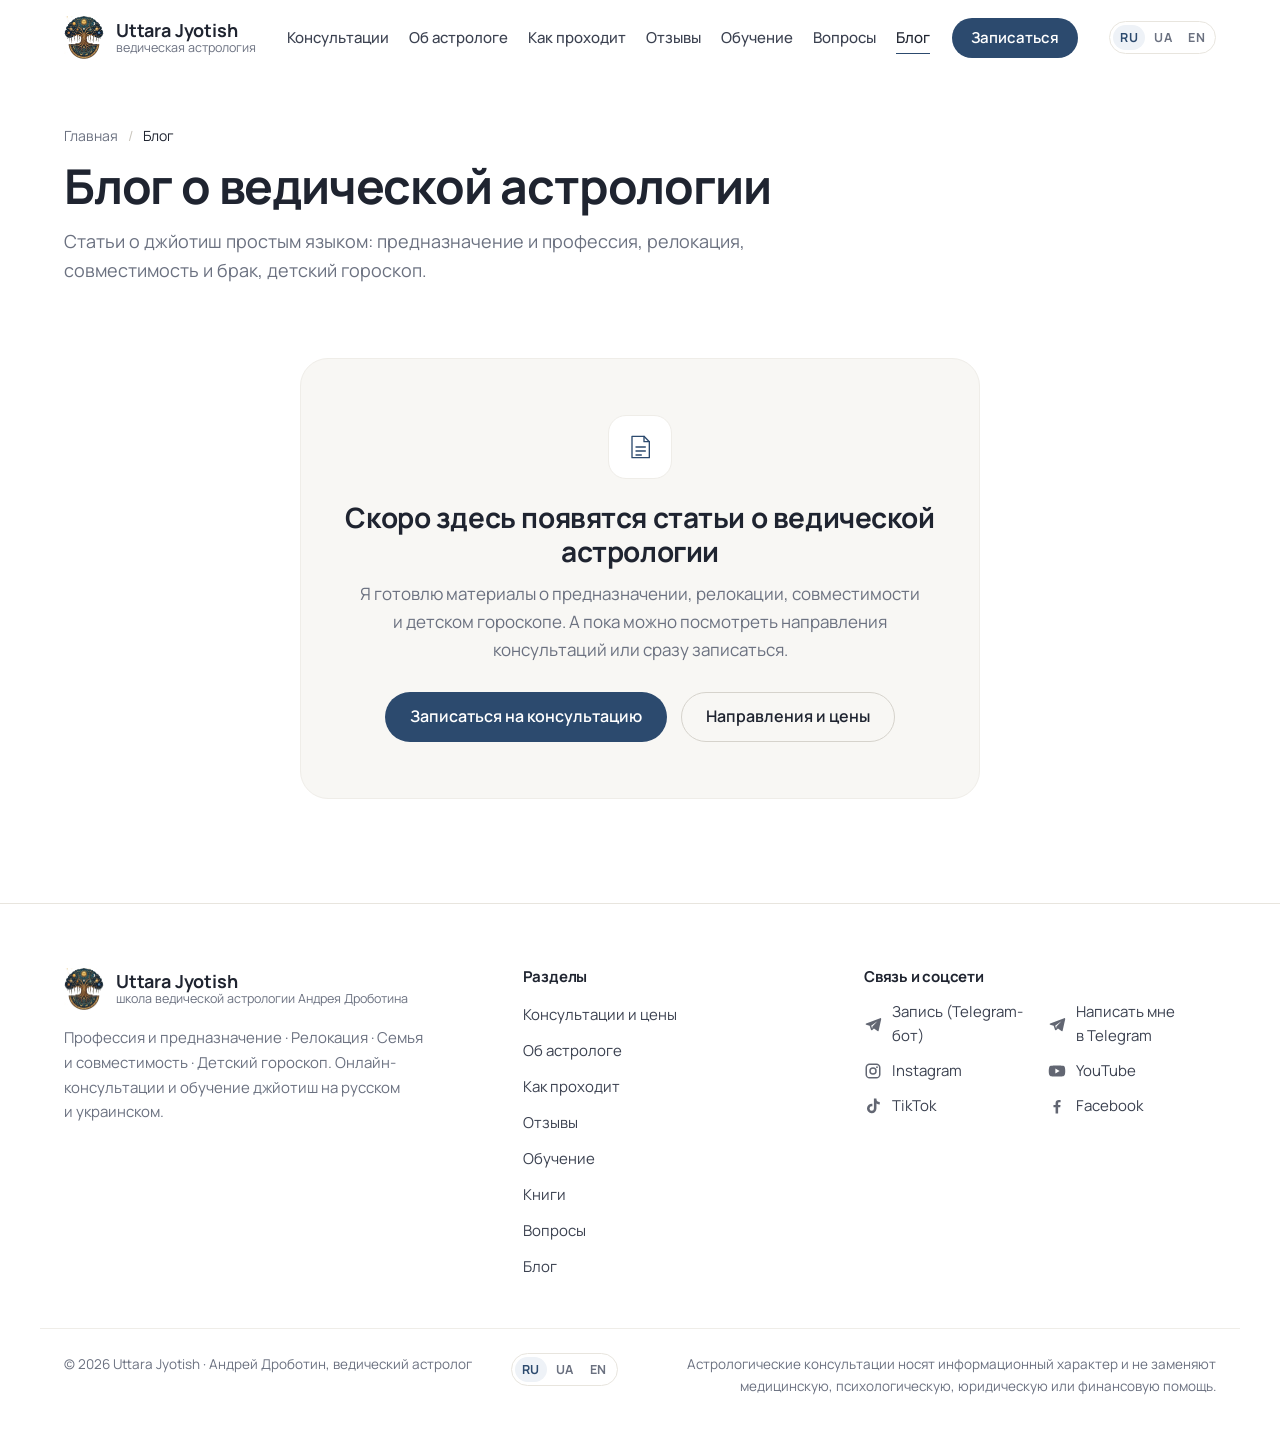
<file: blog/index.html>
<!doctype html>
<html lang="ru">
<head>
<meta charset="utf-8">
<meta name="viewport" content="width=device-width, initial-scale=1">
<title>Блог о ведической астрологии — Андрей Дроботин | Uttara Jyotish</title>
<meta name="description" content="Статьи ведического астролога Андрея Дроботина о джйотиш: предназначение и профессия, релокация, совместимость пары, детский гороскоп — простым языком, без эзотерического сленга.">
<meta name="author" content="Андрей Дроботин, Uttara Jyotish">
<meta name="robots" content="noindex, follow">
<meta name="theme-color" content="#ffffff">
<link rel="canonical" href="https://andreyastrolog-gif.github.io/uttara-jyotish/blog/">
<link rel="alternate" hreflang="ru" href="https://andreyastrolog-gif.github.io/uttara-jyotish/blog/">
<link rel="alternate" hreflang="uk" href="https://andreyastrolog-gif.github.io/uttara-jyotish/uk/blog/">
<link rel="alternate" hreflang="en" href="https://andreyastrolog-gif.github.io/uttara-jyotish/en/blog/">
<link rel="alternate" hreflang="x-default" href="https://andreyastrolog-gif.github.io/uttara-jyotish/blog/">

<meta property="og:type" content="website">
<meta property="og:locale" content="ru_RU">
<meta property="og:locale:alternate" content="uk_UA">
<meta property="og:locale:alternate" content="en_US">
<meta property="og:site_name" content="Uttara Jyotish">
<meta property="og:title" content="Блог о ведической астрологии — Андрей Дроботин | Uttara Jyotish">
<meta property="og:description" content="Статьи ведического астролога Андрея Дроботина о джйотиш: предназначение и профессия, релокация, совместимость пары, детский гороскоп — простым языком, без эзотерического сленга.">
<meta property="og:url" content="https://andreyastrolog-gif.github.io/uttara-jyotish/blog/">
<meta property="og:image" content="https://andreyastrolog-gif.github.io/uttara-jyotish/img/og-image.jpg">
<meta property="og:image:width" content="1200">
<meta property="og:image:height" content="630">
<meta property="og:image:alt" content="Uttara Jyotish — ведический астролог Андрей Дроботин">
<meta name="twitter:card" content="summary_large_image">
<meta name="twitter:title" content="Блог о ведической астрологии — Андрей Дроботин | Uttara Jyotish">
<meta name="twitter:description" content="Статьи ведического астролога Андрея Дроботина о джйотиш: предназначение и профессия, релокация, совместимость пары, детский гороскоп — простым языком, без эзотерического сленга.">
<meta name="twitter:image" content="https://andreyastrolog-gif.github.io/uttara-jyotish/img/og-image.jpg">

<link rel="icon" href="../favicon.ico" sizes="48x48">
<link rel="icon" type="image/png" sizes="32x32" href="../favicon-32.png">
<link rel="icon" type="image/png" sizes="16x16" href="../favicon-16.png">
<link rel="apple-touch-icon" href="../apple-touch-icon.png">
<link rel="manifest" href="../site.webmanifest">
<link rel="alternate" type="application/rss+xml" title="Uttara Jyotish — блог о ведической астрологии" href="rss.xml">

<link rel="preload" href="../fonts/manrope.woff2" as="font" type="font/woff2" crossorigin>
<link rel="stylesheet" href="../css/style.css">
<script>document.documentElement.classList.add('js');</script>
<script type="application/ld+json">
{
 "@context": "https://schema.org",
 "@graph": [
  {
   "@type": "CollectionPage",
   "@id": "https://andreyastrolog-gif.github.io/uttara-jyotish/blog/#page",
   "url": "https://andreyastrolog-gif.github.io/uttara-jyotish/blog/",
   "name": "Блог о ведической астрологии — Андрей Дроботин | Uttara Jyotish",
   "description": "Статьи ведического астролога Андрея Дроботина о джйотиш: предназначение и профессия, релокация, совместимость пары, детский гороскоп — простым языком, без эзотерического сленга.",
   "inLanguage": "ru",
   "isPartOf": {
    "@id": "https://andreyastrolog-gif.github.io/uttara-jyotish/#website"
   }
  },
  {
   "@type": "BreadcrumbList",
   "itemListElement": [
    {
     "@type": "ListItem",
     "position": 1,
     "name": "Главная",
     "item": "https://andreyastrolog-gif.github.io/uttara-jyotish/"
    },
    {
     "@type": "ListItem",
     "position": 2,
     "name": "Блог",
     "item": "https://andreyastrolog-gif.github.io/uttara-jyotish/blog/"
    }
   ],
   "@id": "https://andreyastrolog-gif.github.io/uttara-jyotish/blog/#breadcrumbs"
  }
 ]
}
</script>
</head>
<body>
<a class="skip-link" href="#main">Перейти к&nbsp;содержанию</a>

<header class="site-header" id="siteHeader">
  <div class="container header-inner">
    <a class="brand" href="../" aria-label="Uttara Jyotish — на главную">
      <img src="../img/emblem-160.webp" width="160" height="170" alt="" class="brand-emblem">
      <span class="brand-text"><span class="brand-name">Uttara Jyotish</span><span class="brand-sub">ведическая астрология</span></span>
    </a>
    <nav class="main-nav" id="mainNav" aria-label="Основное меню">
      <ul>
        <li><a href="../#services">Консультации</a></li><li><a href="../#about">Об&nbsp;астрологе</a></li><li><a href="../#how">Как проходит</a></li><li><a href="../#reviews">Отзывы</a></li><li><a href="../#courses">Обучение</a></li><li><a href="../#faq">Вопросы</a></li><li><a href="./" aria-current="page">Блог</a></li>
      </ul>
      <a class="btn btn-primary btn-sm nav-cta" href="https://t.me/andreyastrologbot?start=site" data-link="booking" target="_blank" rel="noopener">Записаться</a>
    </nav>
    <div class="header-tools">
      <ul class="lang-switch" aria-label="Язык сайта"><li><a href="./" hreflang="ru" lang="ru" data-lang-pick="ru" title="Русский" aria-label="Русский" aria-current="true">RU</a></li><li><a href="../uk/blog/" hreflang="uk" lang="uk" data-lang-pick="uk" title="Українська" aria-label="Українська">UA</a></li><li><a href="../en/blog/" hreflang="en" lang="en" data-lang-pick="en" title="English" aria-label="English">EN</a></li></ul>
      <button class="nav-toggle" id="navToggle" aria-controls="mainNav" aria-expanded="false" aria-label="Открыть меню" data-label-open="Открыть меню" data-label-close="Закрыть меню">
        <span></span><span></span><span></span>
      </button>
    </div>
  </div>
</header>

<main id="main" class="blog-main">
  <section class="blog-hero">
    <div class="container">
      <nav class="breadcrumbs" aria-label="Навигация"><ol><li><a href="../">Главная</a></li><li><span aria-current="page">Блог</span></li></ol></nav>
      <h1 class="blog-title">Блог о&nbsp;ведической астрологии</h1>
      <p class="blog-lead">Статьи о&nbsp;джйотиш простым языком: предназначение и&nbsp;профессия, релокация, совместимость и&nbsp;брак, детский гороскоп.</p>
      
    </div>
  </section>
  <section class="blog-list">
    <div class="container">
    
    <div class="blog-empty reveal">
      <div class="blog-empty-ico" aria-hidden="true"><svg viewBox="0 0 48 48"><path d="M12 8h18l8 8v24H12z"/><path d="M30 8v8h8M18 24h14M18 30h14M18 36h8"/></svg></div>
      <h2>Скоро здесь появятся статьи о&nbsp;ведической астрологии</h2>
      <p>Я&nbsp;готовлю материалы о&nbsp;предназначении, релокации, совместимости и&nbsp;детском гороскопе. А&nbsp;пока можно посмотреть направления консультаций или&nbsp;сразу записаться.</p>
      <div class="hero-actions center">
        <a class="btn btn-primary" href="https://t.me/andreyastrologbot?start=site" data-link="booking" target="_blank" rel="noopener">Записаться на&nbsp;консультацию</a>
        <a class="btn btn-secondary" href="../#services">Направления и&nbsp;цены</a>
      </div>
    </div>
    
    </div>
  </section>
</main>

<footer class="site-footer">
  <div class="container footer-grid">
    <div class="footer-brand">
      <a class="brand" href="../">
        <img src="../img/emblem-160.webp" width="160" height="170" alt="" class="brand-emblem" loading="lazy">
        <span class="brand-text"><span class="brand-name">Uttara Jyotish</span><span class="brand-sub">школа ведической астрологии Андрея Дроботина</span></span>
      </a>
      <p class="footer-about">Профессия и&nbsp;предназначение · Релокация · Семья и&nbsp;совместимость · Детский гороскоп. Онлайн-консультации и&nbsp;обучение джйотиш на&nbsp;русском и&nbsp;украинском.</p>
    </div>
    <nav class="footer-nav" aria-label="Разделы сайта">
      <h2 class="footer-title">Разделы</h2>
      <ul>
        <li><a href="../#services">Консультации и&nbsp;цены</a></li><li><a href="../#about">Об&nbsp;астрологе</a></li><li><a href="../#how">Как проходит</a></li><li><a href="../#reviews">Отзывы</a></li><li><a href="../#courses">Обучение</a></li><li><a href="../#books">Книги</a></li><li><a href="../#faq">Вопросы</a></li><li><a href="./">Блог</a></li>
      </ul>
    </nav>
    <div class="footer-social">
      <h2 class="footer-title">Связь и&nbsp;соцсети</h2>
      <ul class="socials">
        <li><a href="https://t.me/andreyastrologbot?start=site" data-link="booking" target="_blank" rel="noopener" aria-label="Записаться на консультацию через Telegram-бот"><svg viewBox="0 0 24 24" aria-hidden="true"><path d="M21.5 4.2L2.9 11.4c-.9.4-.9 1.3 0 1.6l4.6 1.4 1.8 5.4c.2.6.9.8 1.4.4l2.6-2.1 4.6 3.4c.6.4 1.4.1 1.6-.6L22.9 5.6c.3-1-.5-1.8-1.4-1.4zM9.6 14.3l8.2-6.1-6.6 7.2-.3 2.6z"/></svg><span>Запись (Telegram-бот)</span></a></li>
        <li><a href="https://t.me/andreyastrolog" data-link="telegram" target="_blank" rel="noopener" aria-label="Написать мне в Telegram"><svg viewBox="0 0 24 24" aria-hidden="true"><path d="M21.5 4.2L2.9 11.4c-.9.4-.9 1.3 0 1.6l4.6 1.4 1.8 5.4c.2.6.9.8 1.4.4l2.6-2.1 4.6 3.4c.6.4 1.4.1 1.6-.6L22.9 5.6c.3-1-.5-1.8-1.4-1.4zM9.6 14.3l8.2-6.1-6.6 7.2-.3 2.6z"/></svg><span>Написать мне в&nbsp;Telegram</span></a></li>
        <li><a href="#INSTAGRAM_LINK" data-link="instagram" target="_blank" rel="noopener" aria-label="Instagram"><svg viewBox="0 0 24 24" aria-hidden="true"><path d="M7.5 2h9A5.5 5.5 0 0 1 22 7.5v9a5.5 5.5 0 0 1-5.5 5.5h-9A5.5 5.5 0 0 1 2 16.5v-9A5.5 5.5 0 0 1 7.5 2zm0 2A3.5 3.5 0 0 0 4 7.5v9A3.5 3.5 0 0 0 7.5 20h9a3.5 3.5 0 0 0 3.5-3.5v-9A3.5 3.5 0 0 0 16.5 4zM12 7a5 5 0 1 1 0 10 5 5 0 0 1 0-10zm0 2a3 3 0 1 0 0 6 3 3 0 0 0 0-6zm5.3-3.3a1.2 1.2 0 1 1 0 2.4 1.2 1.2 0 0 1 0-2.4z"/></svg><span>Instagram</span></a></li><li><a href="#YOUTUBE_LINK" data-link="youtube" target="_blank" rel="noopener" aria-label="YouTube"><svg viewBox="0 0 24 24" aria-hidden="true"><path d="M22.5 7.2a3 3 0 0 0-2.1-2.1C18.5 4.6 12 4.6 12 4.6s-6.5 0-8.4.5a3 3 0 0 0-2.1 2.1C1 9.1 1 12 1 12s0 2.9.5 4.8a3 3 0 0 0 2.1 2.1c1.9.5 8.4.5 8.4.5s6.5 0 8.4-.5a3 3 0 0 0 2.1-2.1c.5-1.9.5-4.8.5-4.8s0-2.9-.5-4.8zM9.8 15.3V8.7l5.7 3.3z"/></svg><span>YouTube</span></a></li><li><a href="#TIKTOK_LINK" data-link="tiktok" target="_blank" rel="noopener" aria-label="TikTok"><svg viewBox="0 0 24 24" aria-hidden="true"><path d="M16.6 2h-3.4v13.3a2.9 2.9 0 1 1-2.9-2.9c.3 0 .6 0 .9.1V9.1a6.3 6.3 0 1 0 5.4 6.2V8.6a8 8 0 0 0 4.4 1.4V6.6a4.5 4.5 0 0 1-4.4-4.6z"/></svg><span>TikTok</span></a></li><li><a href="#FACEBOOK_LINK" data-link="facebook" target="_blank" rel="noopener" aria-label="Facebook"><svg viewBox="0 0 24 24" aria-hidden="true"><path d="M13.5 22v-8.2h2.8l.4-3.2h-3.2V8.5c0-.9.3-1.6 1.6-1.6h1.7V4.1c-.3 0-1.3-.1-2.5-.1-2.5 0-4.2 1.5-4.2 4.3v2.3H7.3v3.2h2.8V22z"/></svg><span>Facebook</span></a></li>
      </ul>
    </div>
  </div>
  <div class="container footer-bottom">
    <p>© <span id="year">2026</span> Uttara Jyotish · Андрей Дроботин, ведический астролог</p>
    <ul class="lang-switch lang-switch-footer" aria-label="Язык сайта"><li><a href="./" hreflang="ru" lang="ru" data-lang-pick="ru" title="Русский" aria-label="Русский" aria-current="true">RU</a></li><li><a href="../uk/blog/" hreflang="uk" lang="uk" data-lang-pick="uk" title="Українська" aria-label="Українська">UA</a></li><li><a href="../en/blog/" hreflang="en" lang="en" data-lang-pick="en" title="English" aria-label="English">EN</a></li></ul>
    <p class="disclaimer">Астрологические консультации носят информационный характер и&nbsp;не&nbsp;заменяют медицинскую, психологическую, юридическую или&nbsp;финансовую помощь.</p>
  </div>
</footer>

<script src="../js/main.js" defer></script>
</body>
</html>
</file>
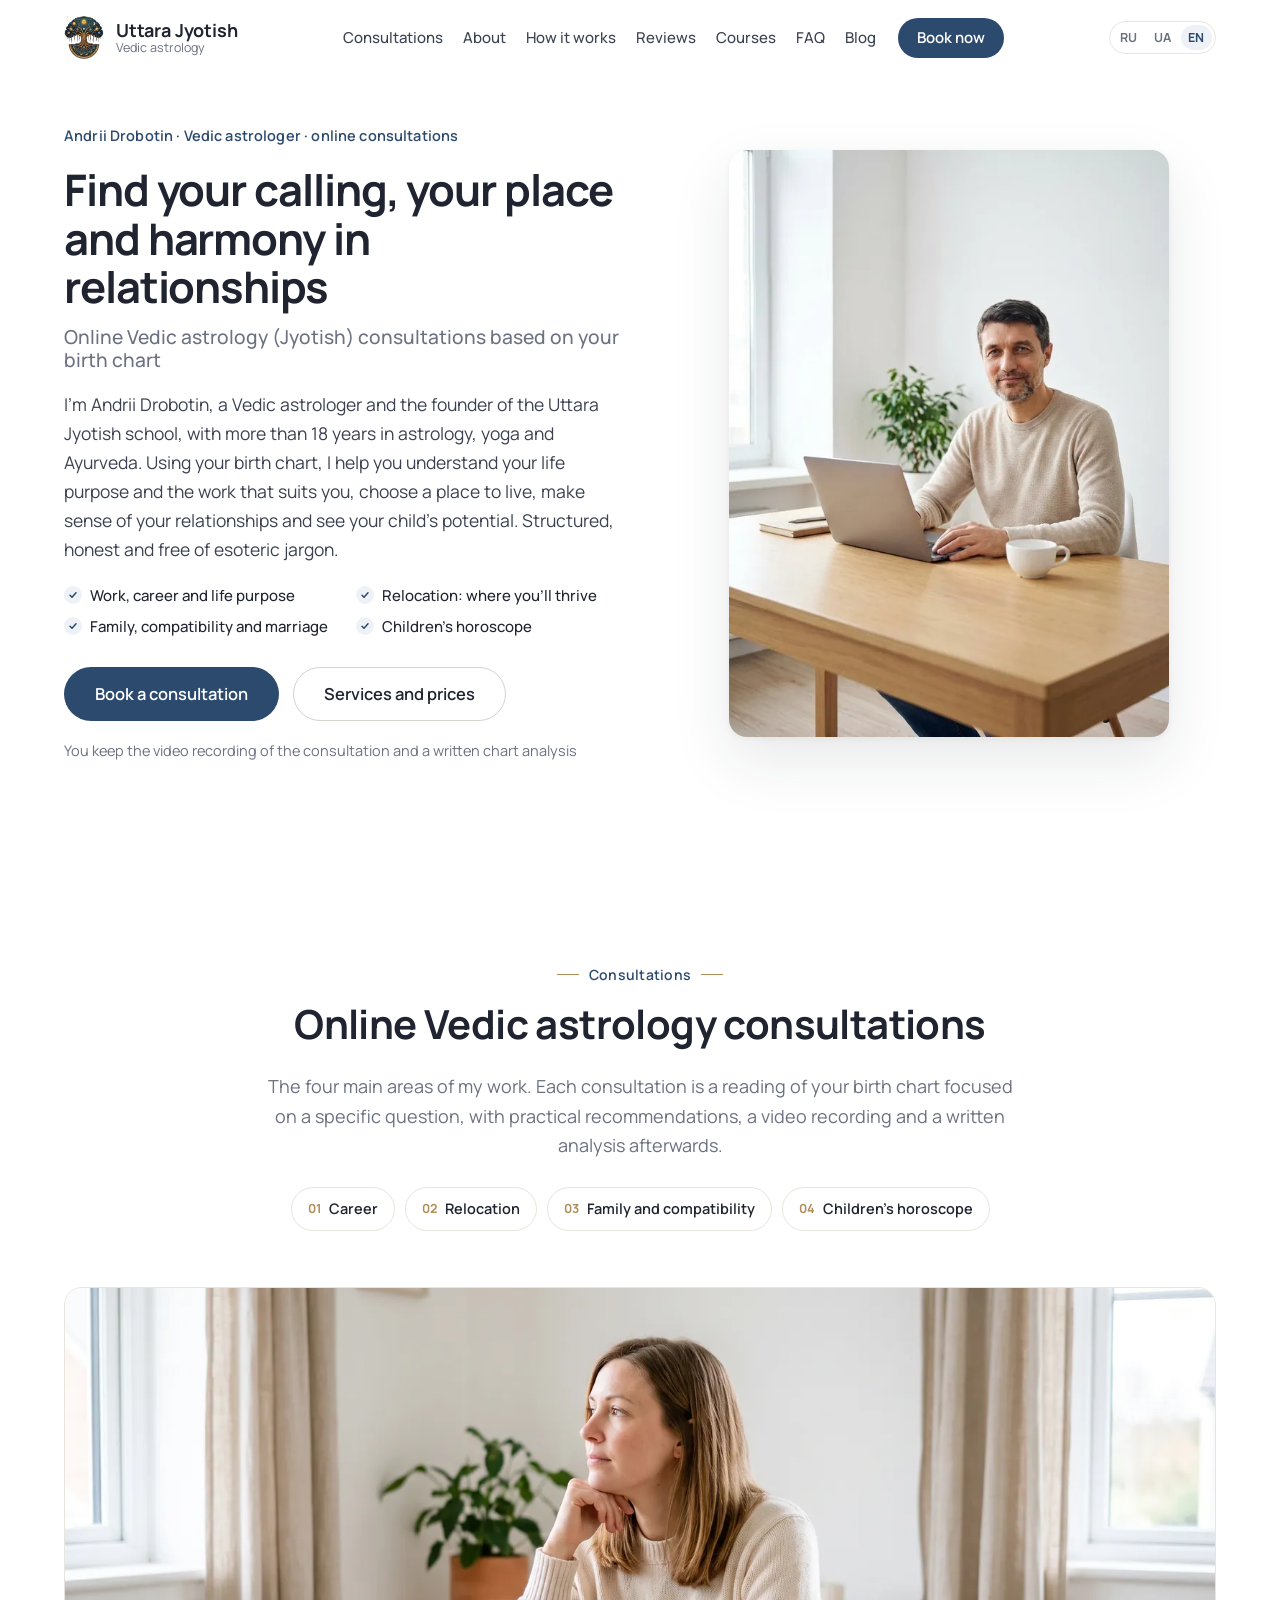
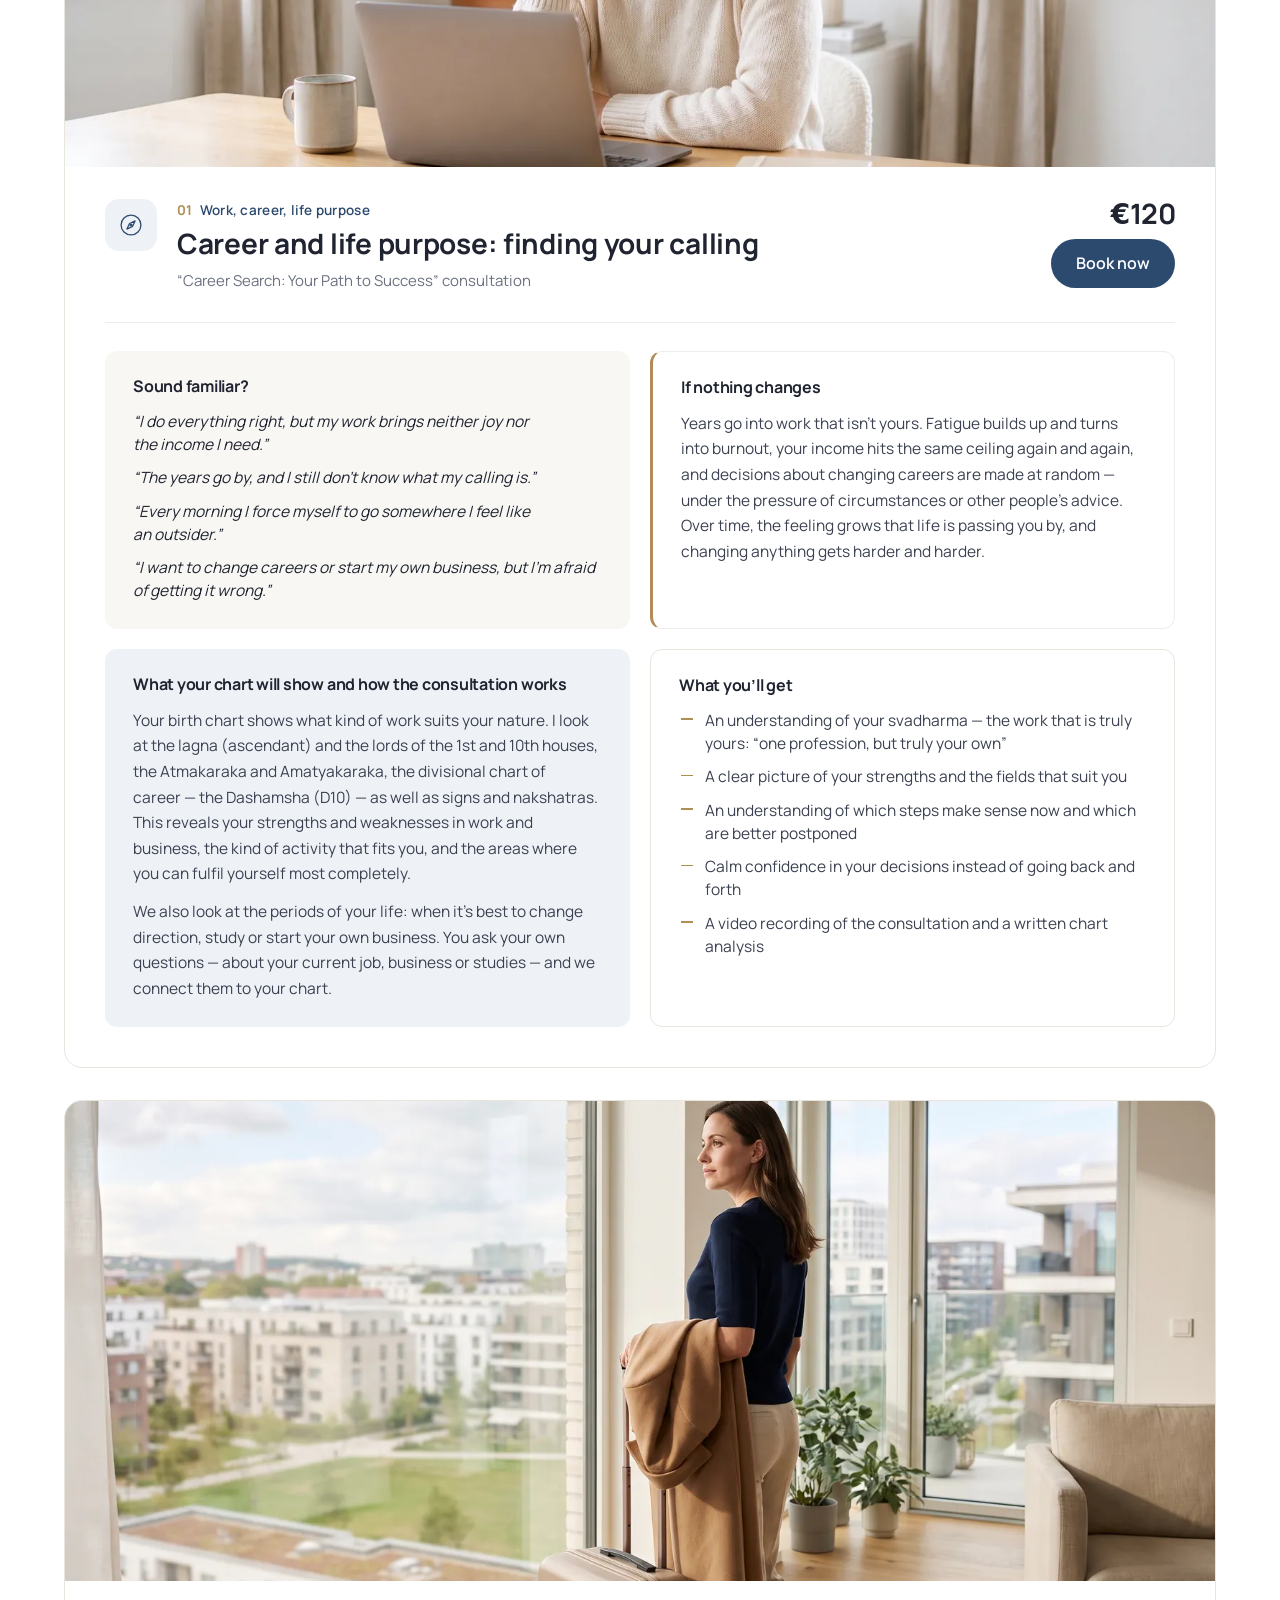
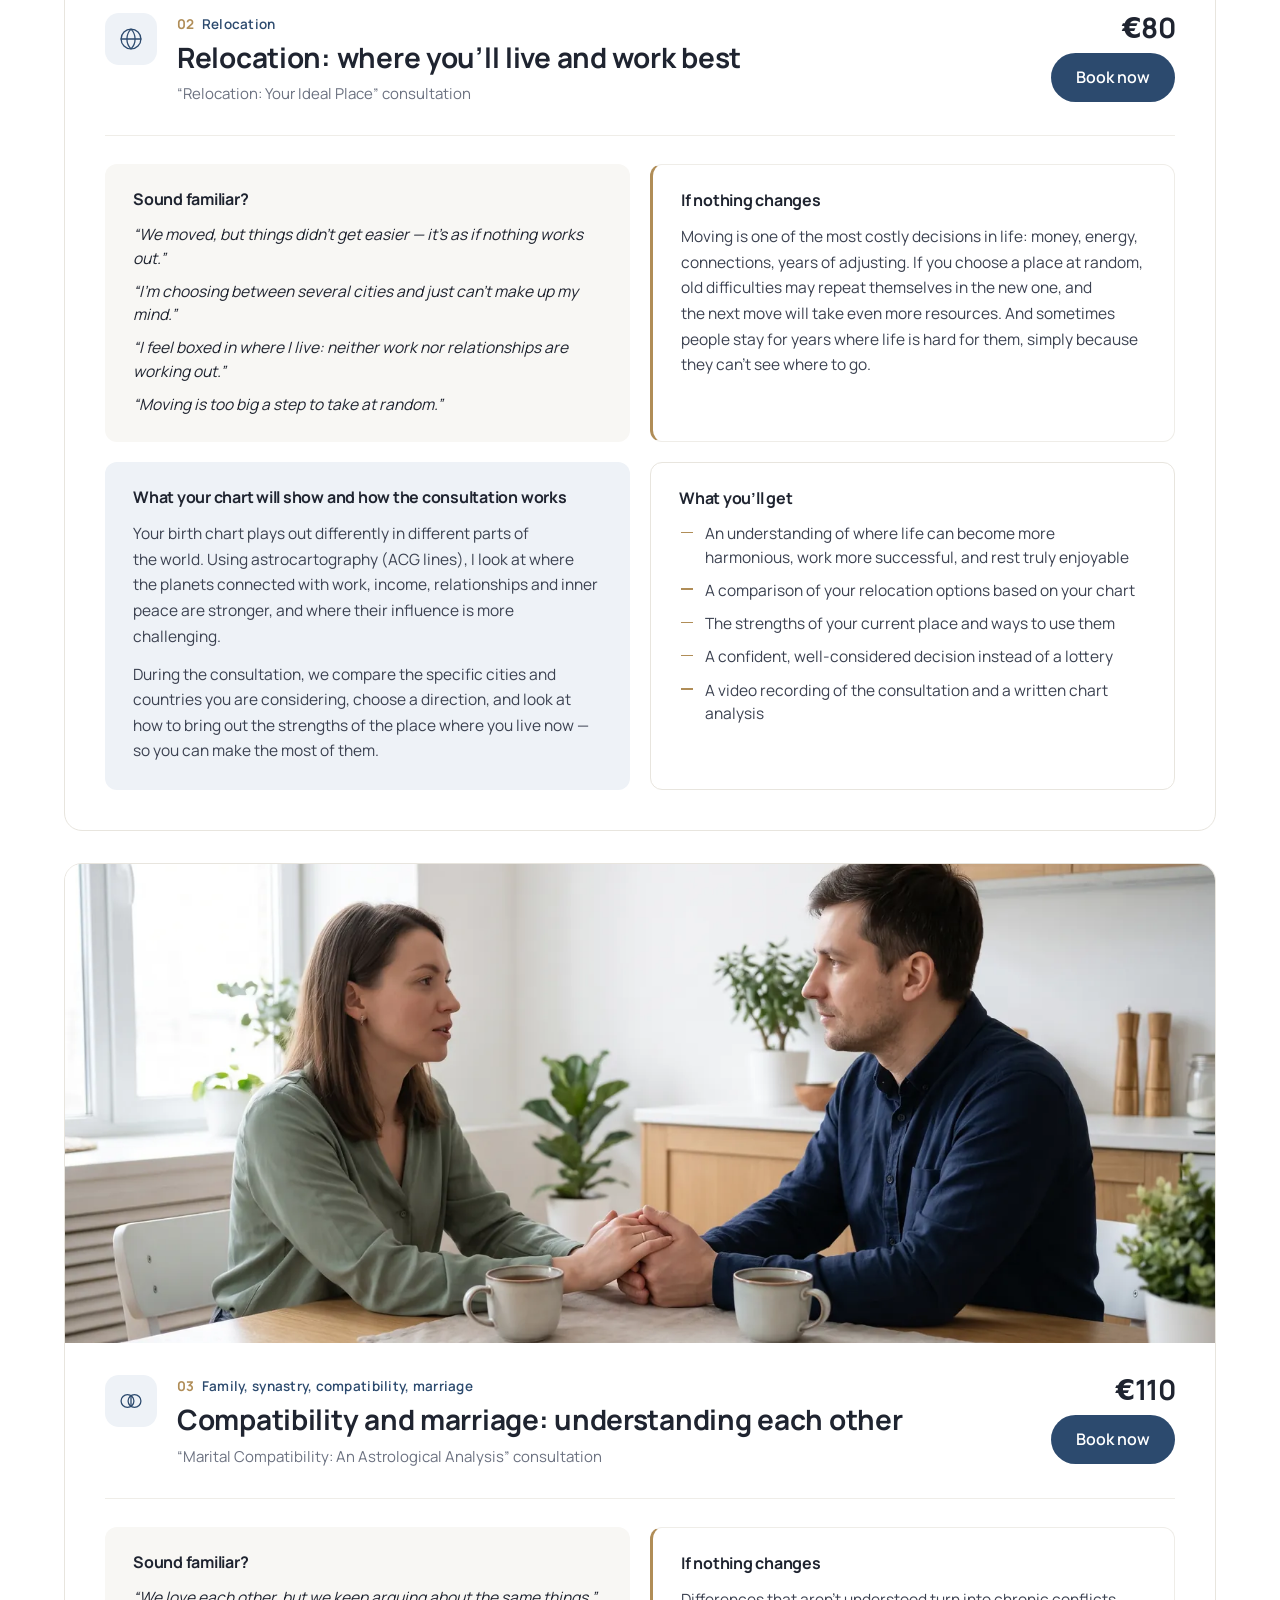
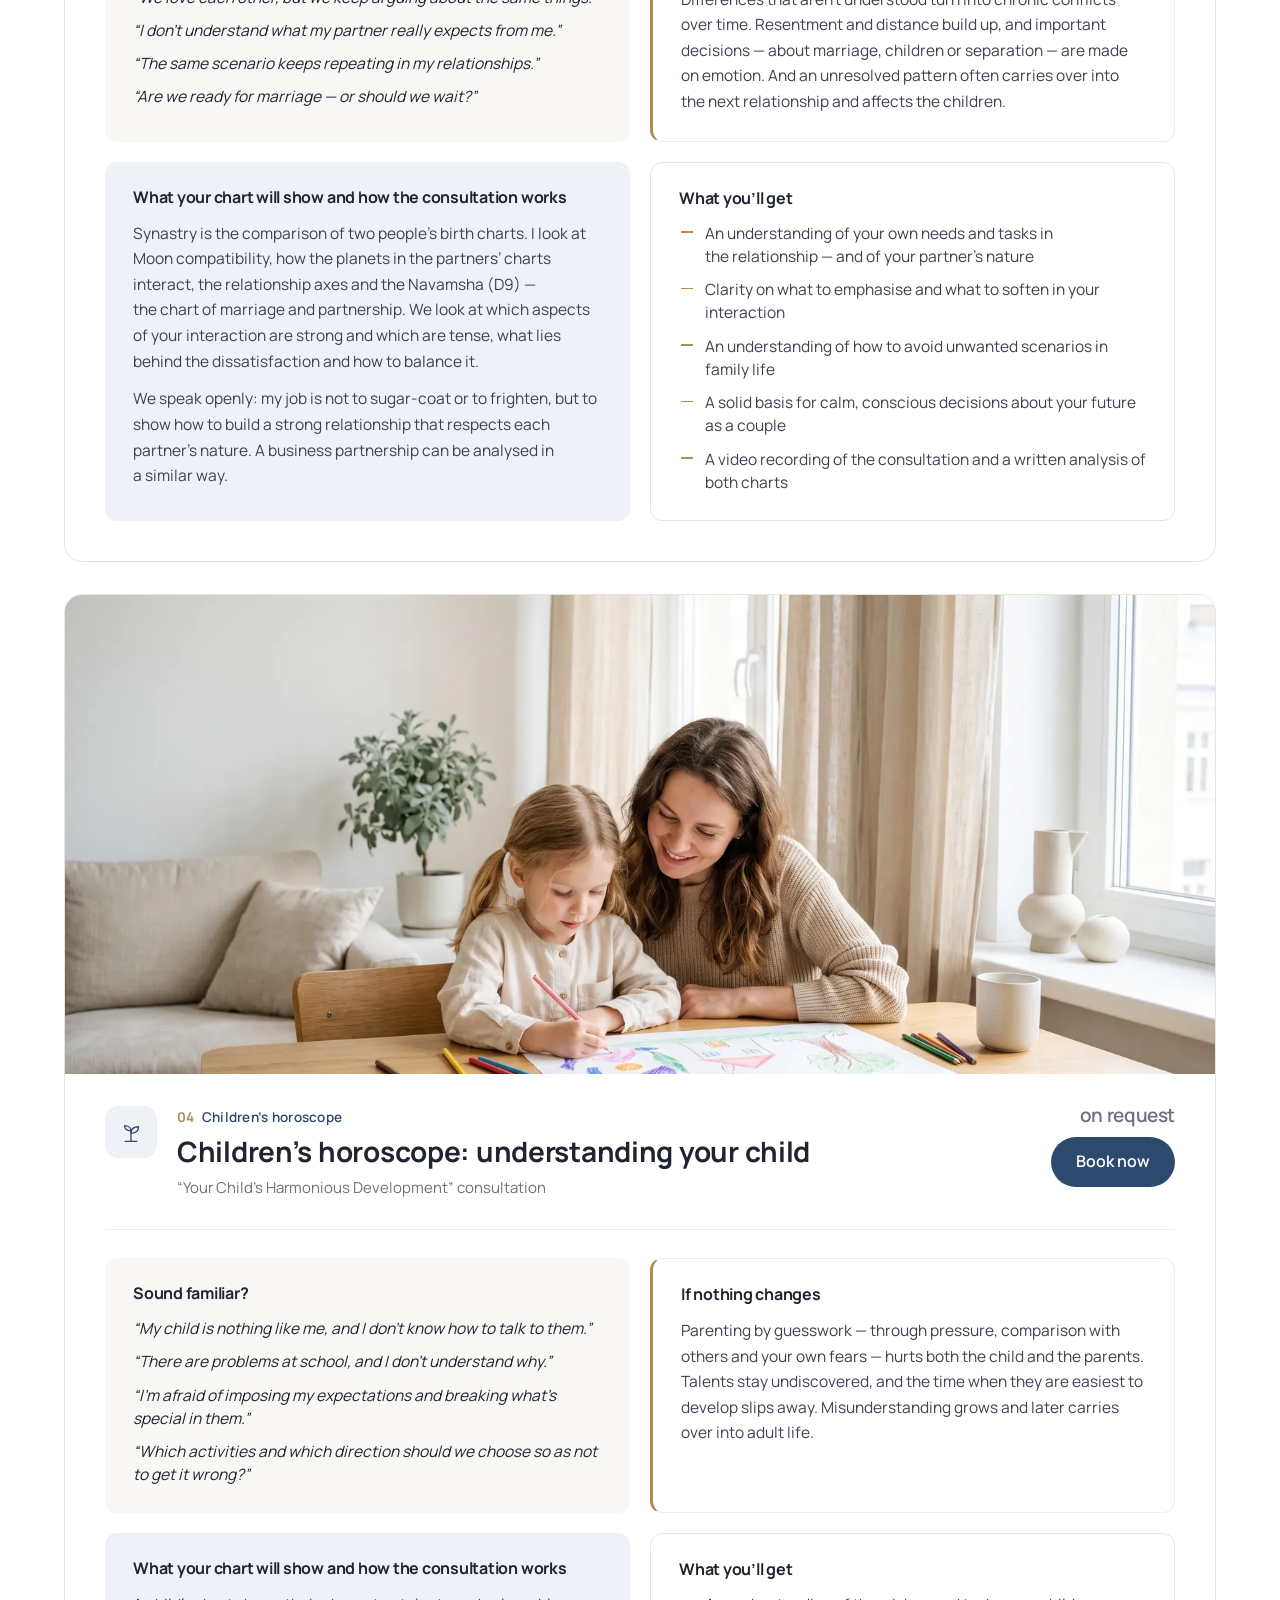
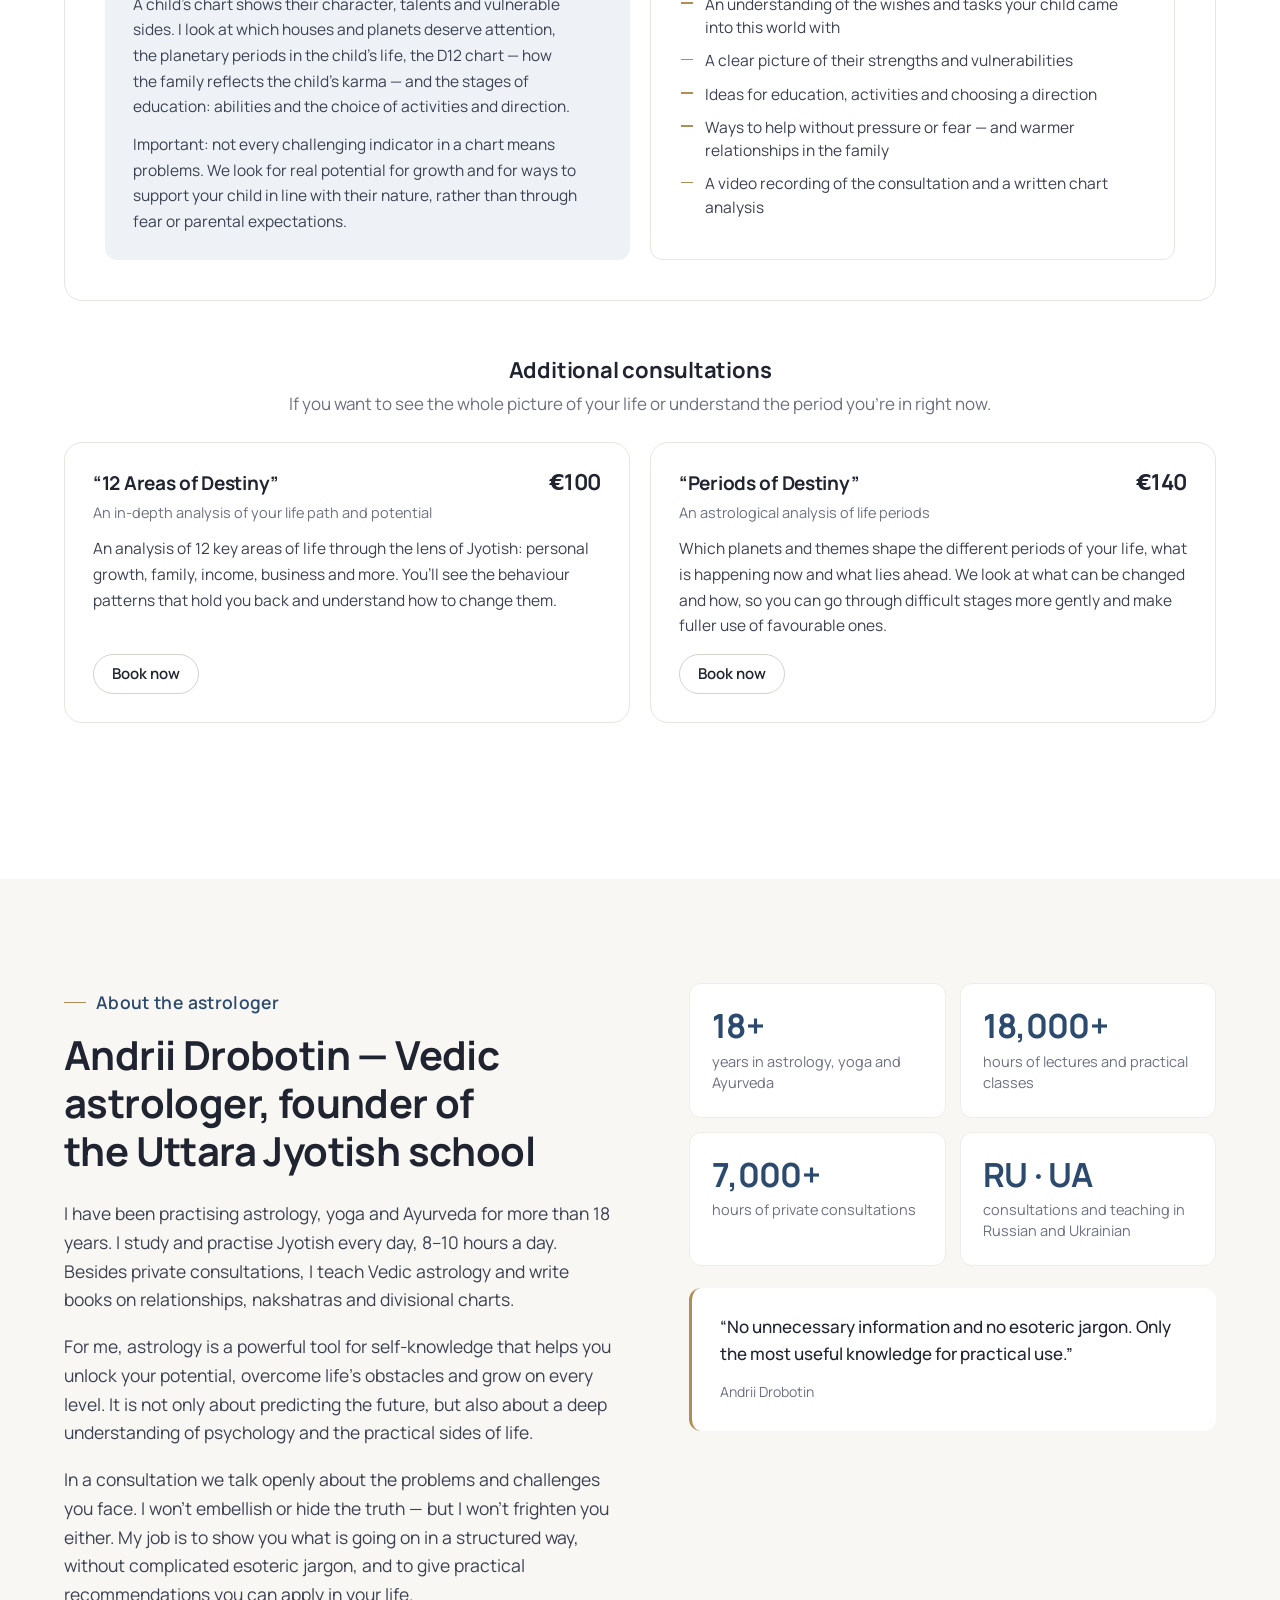
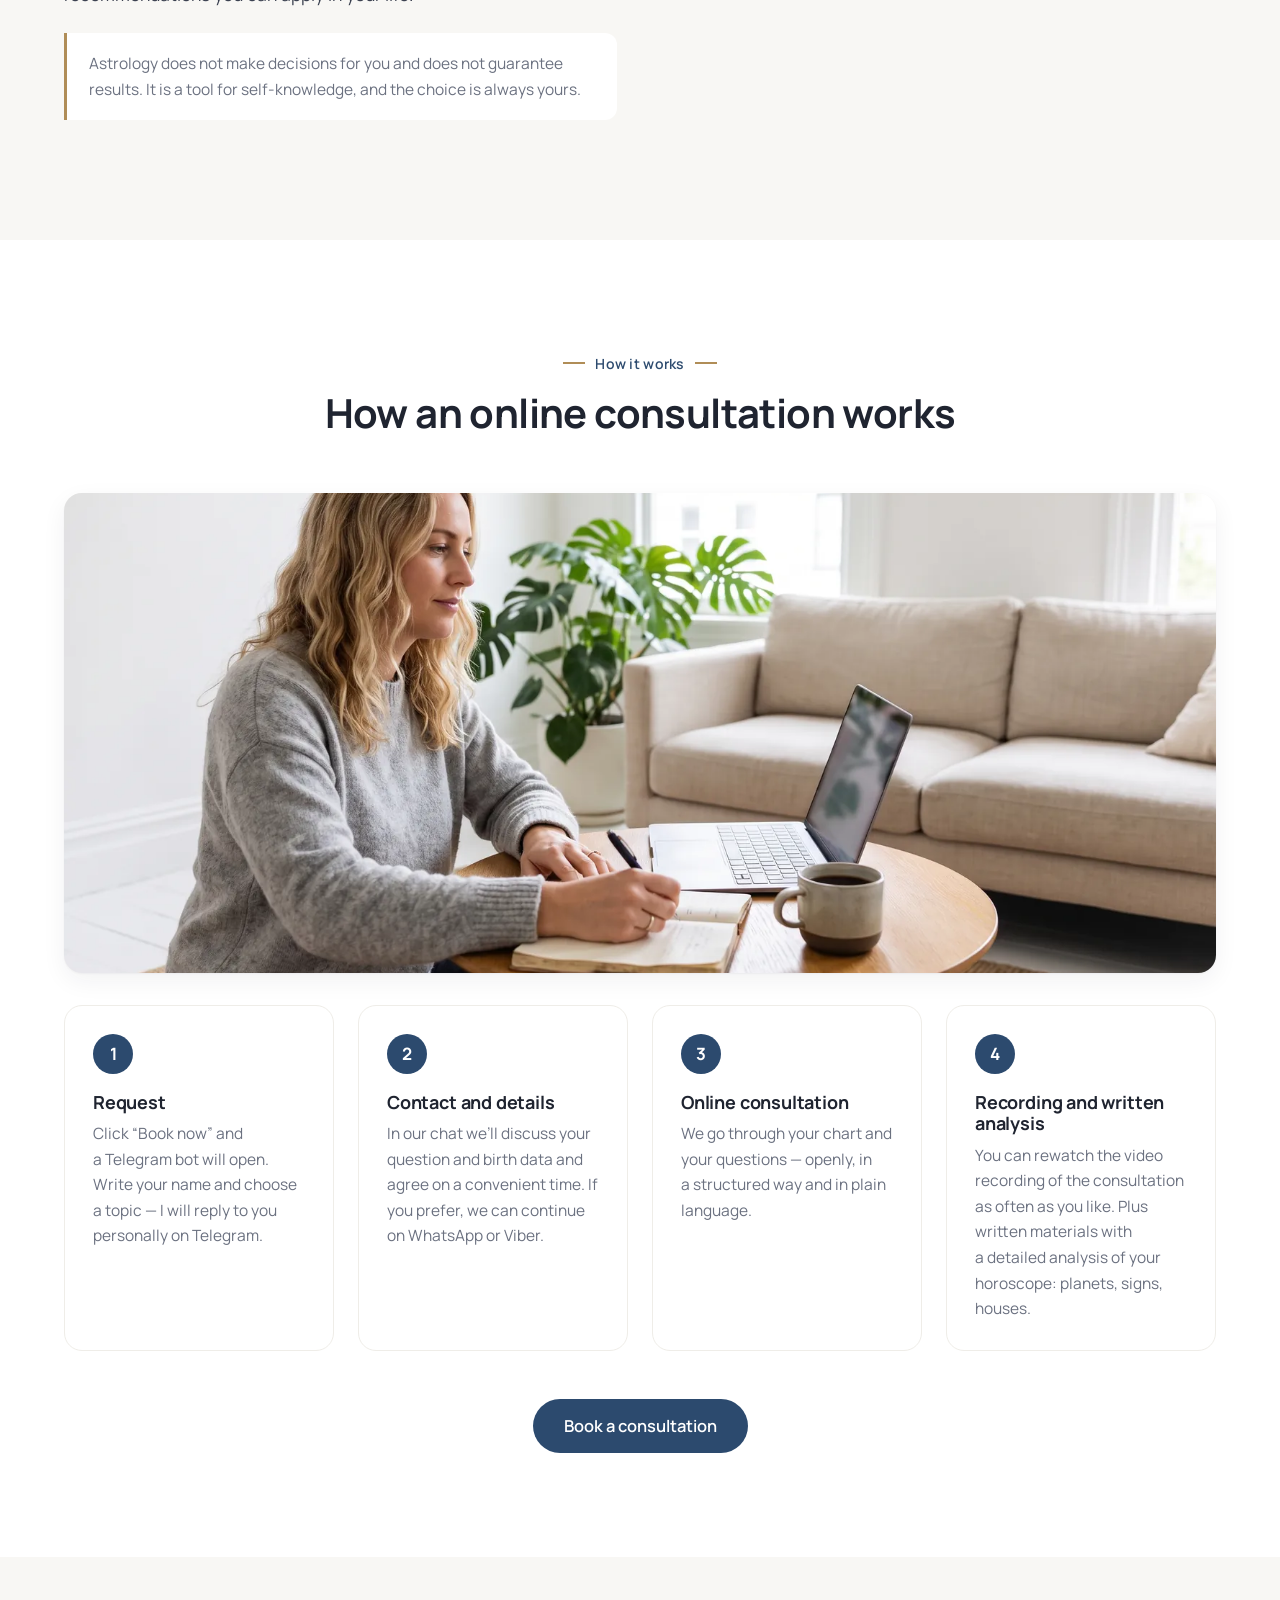
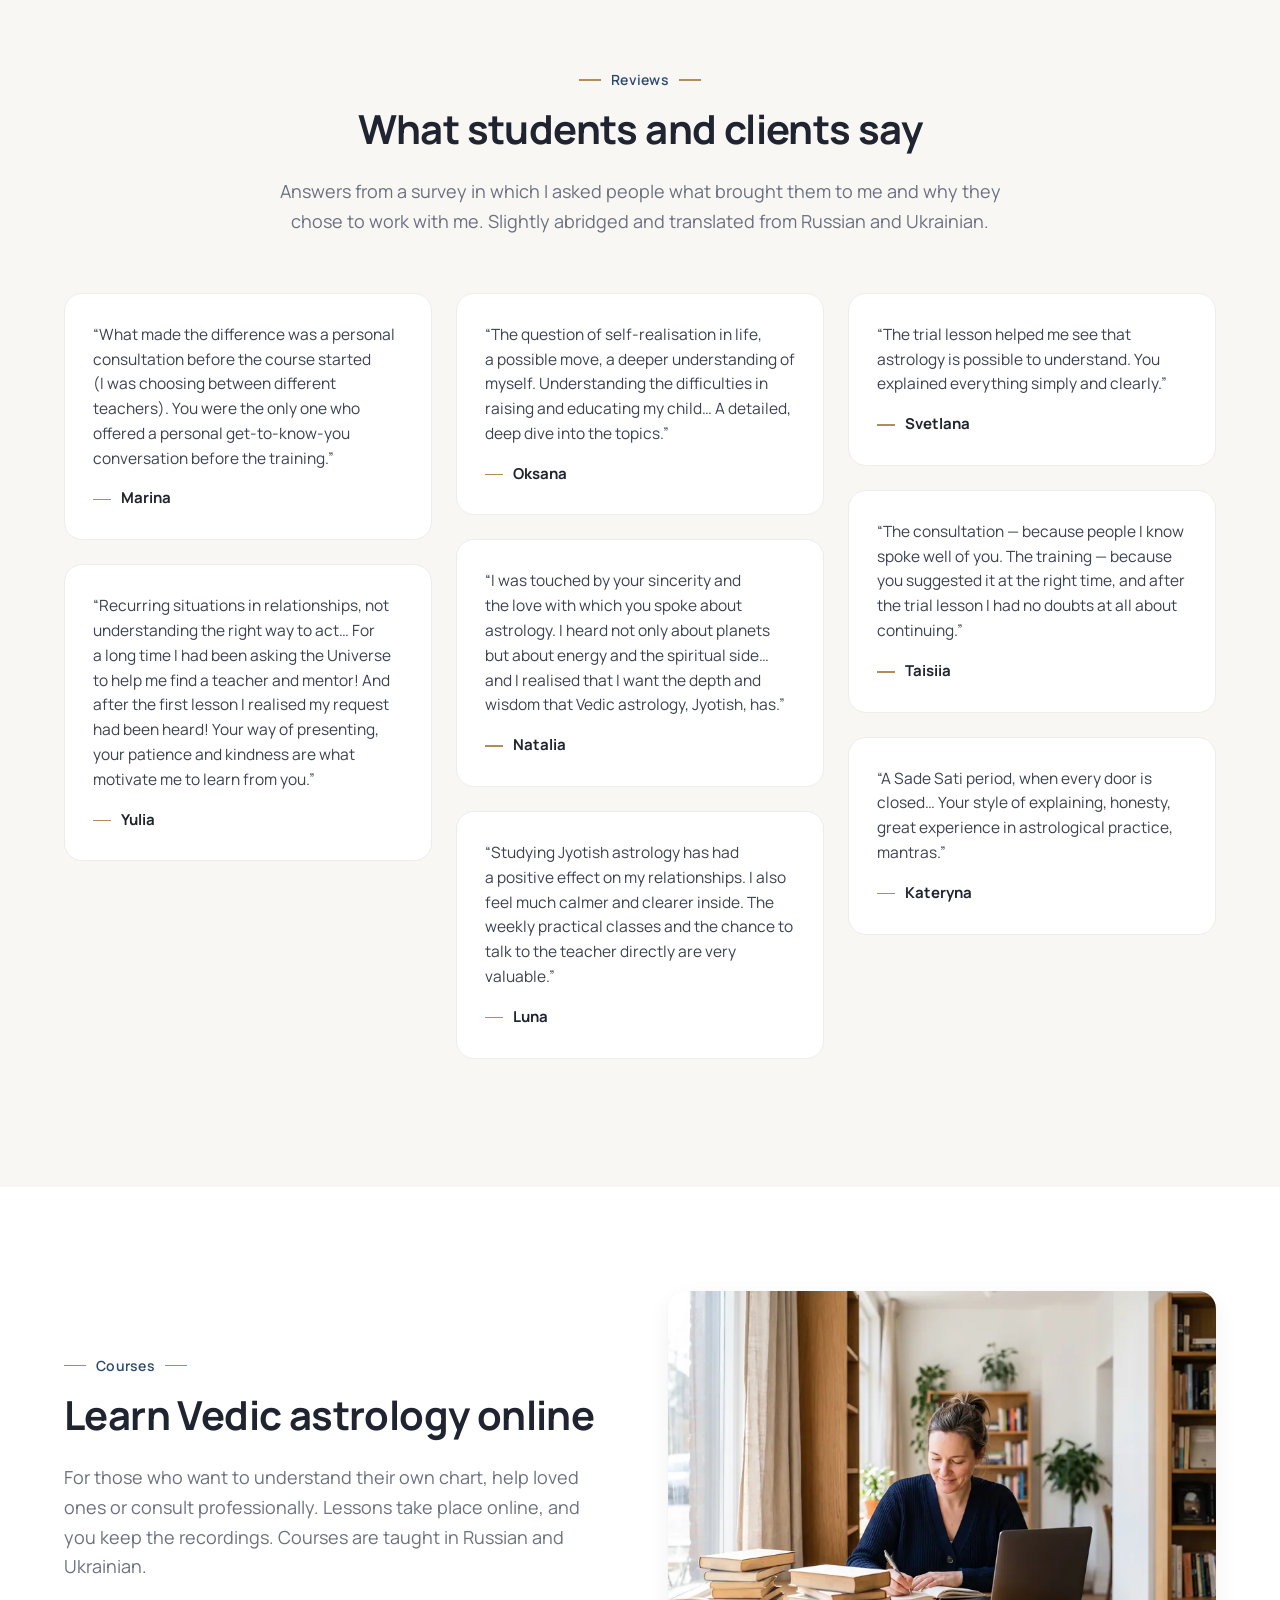
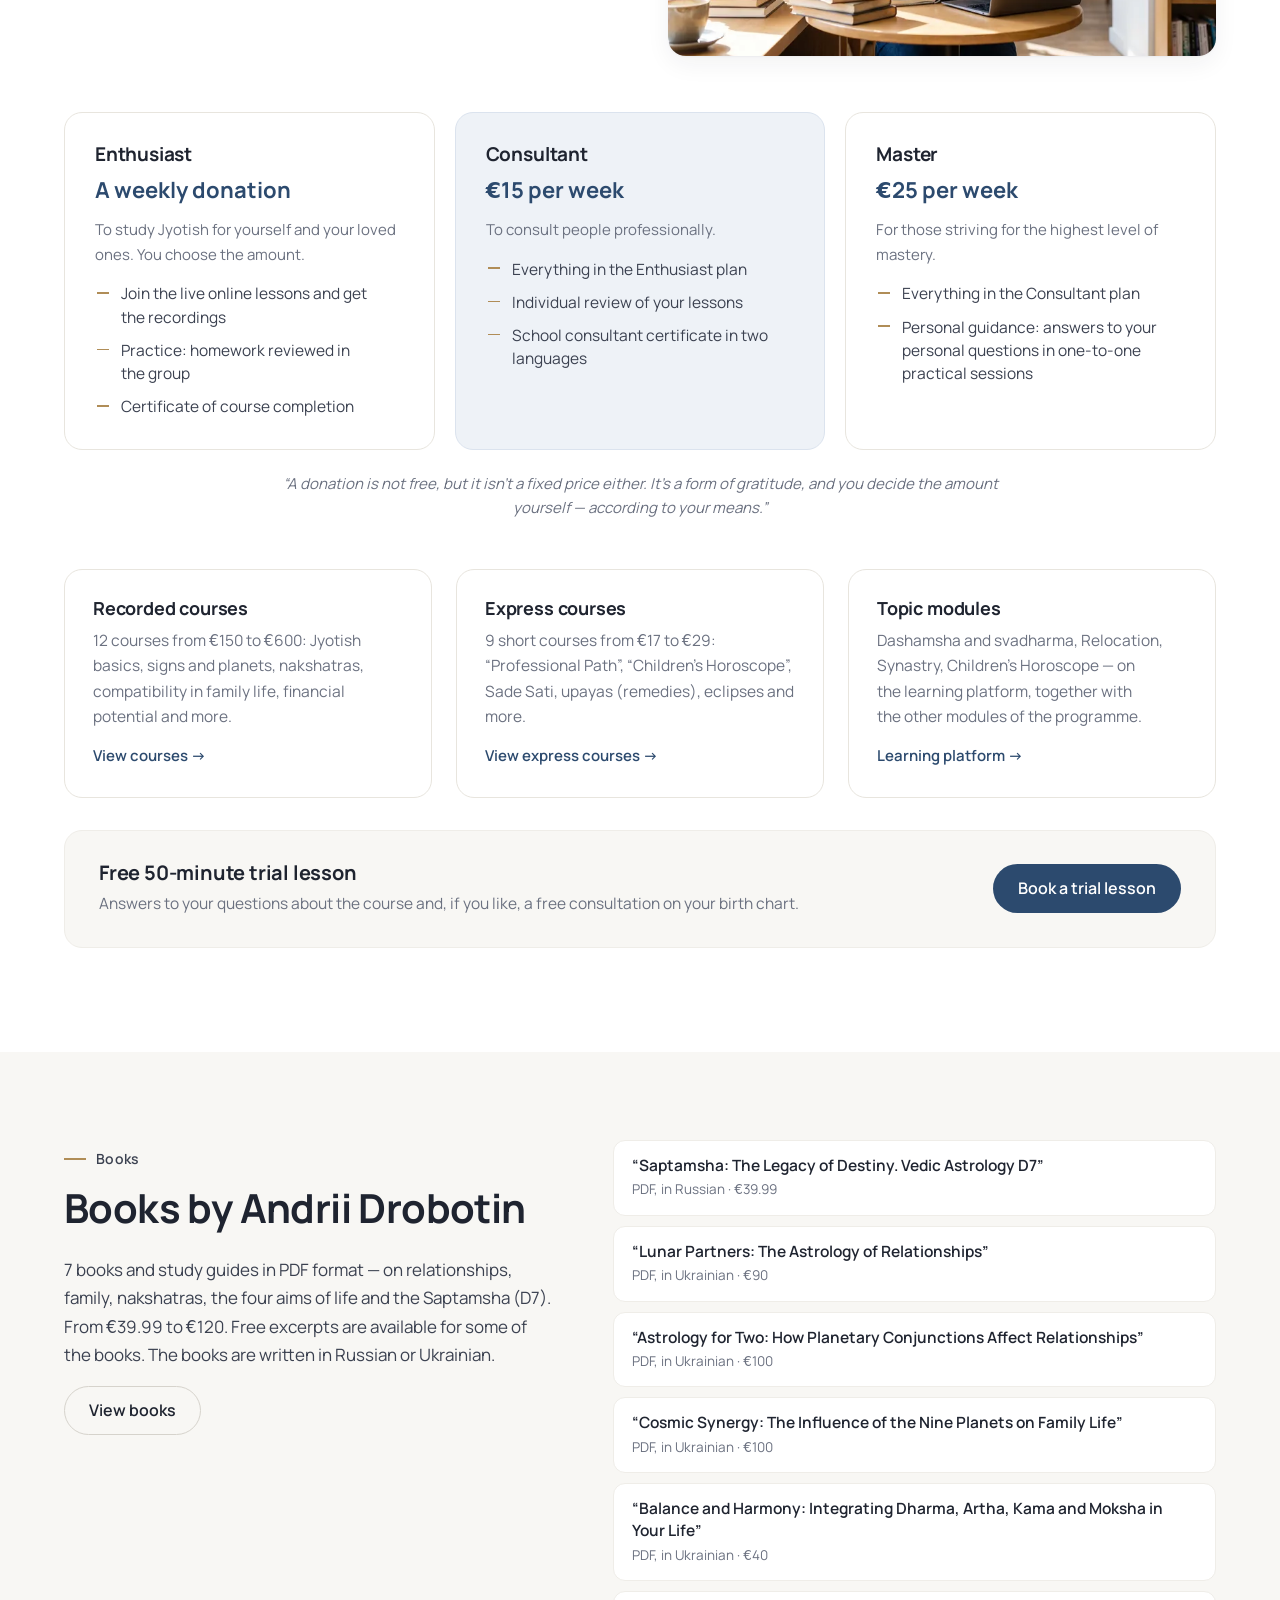
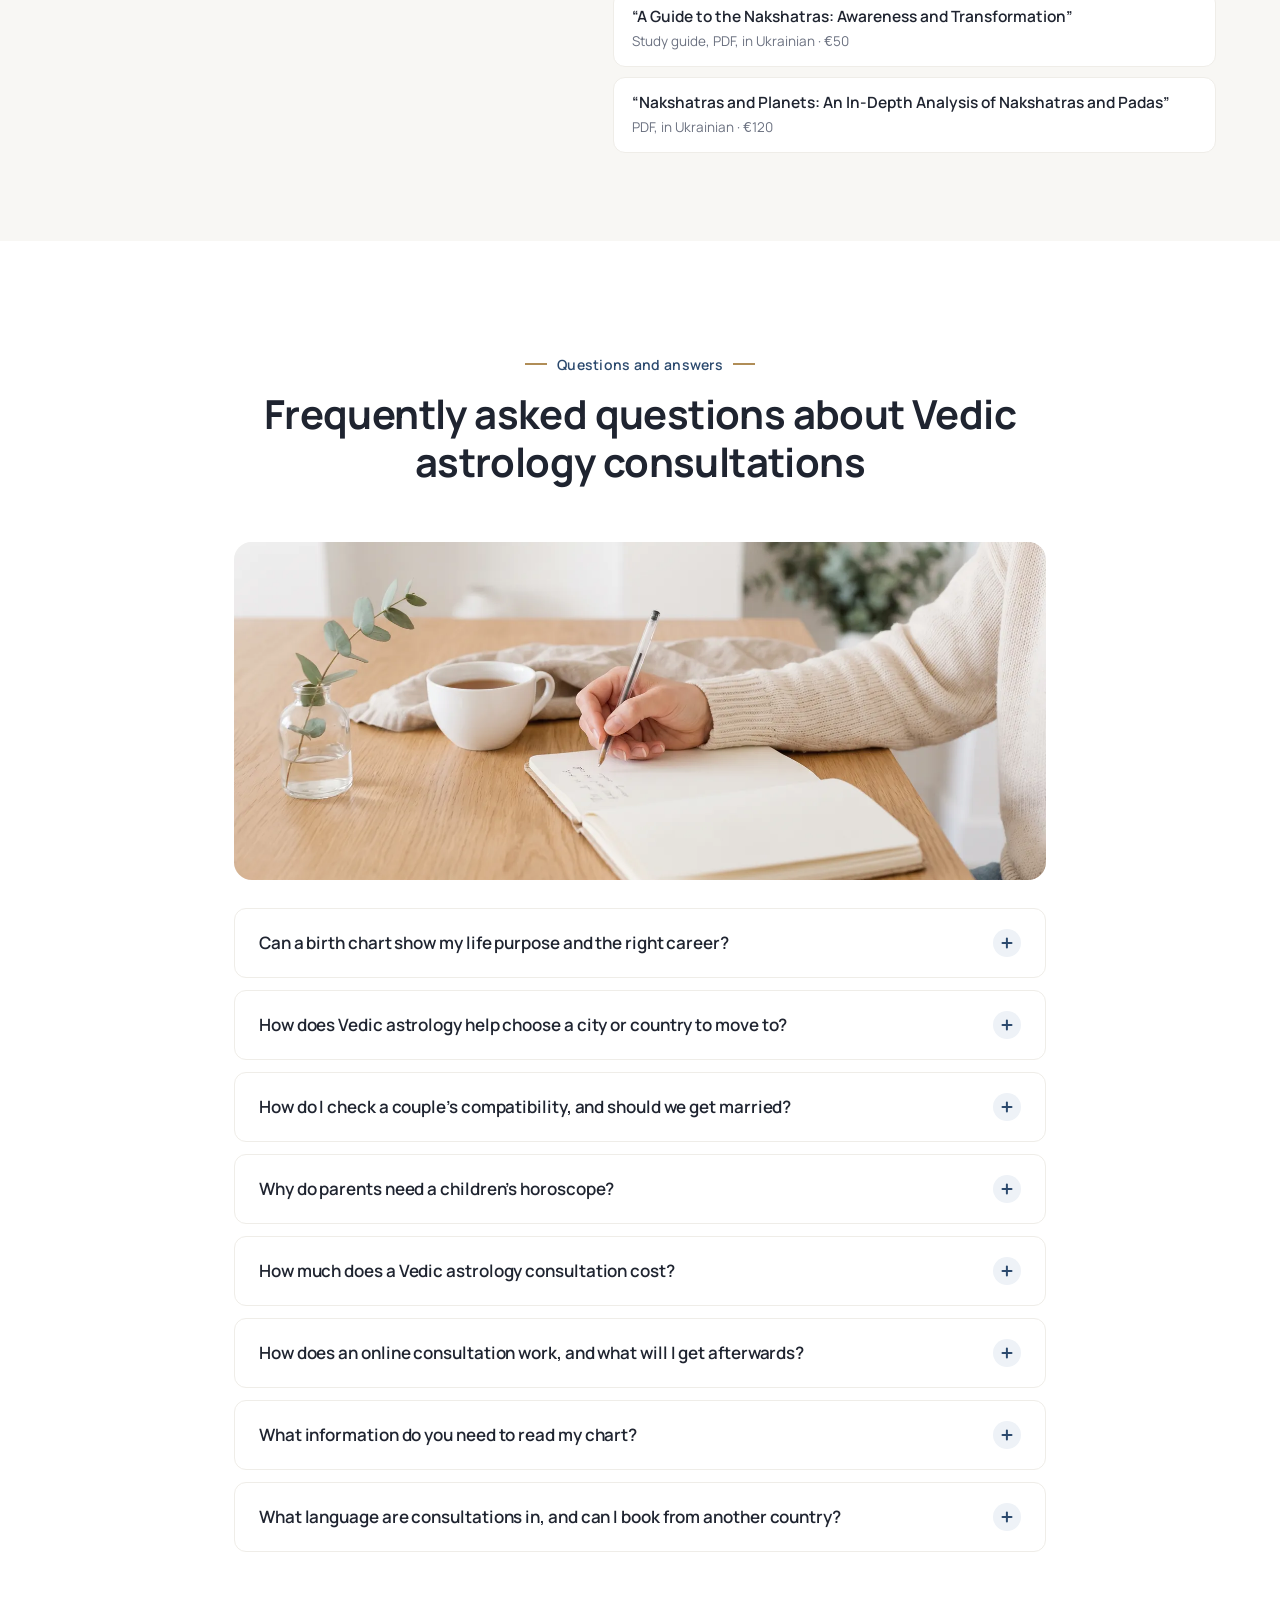
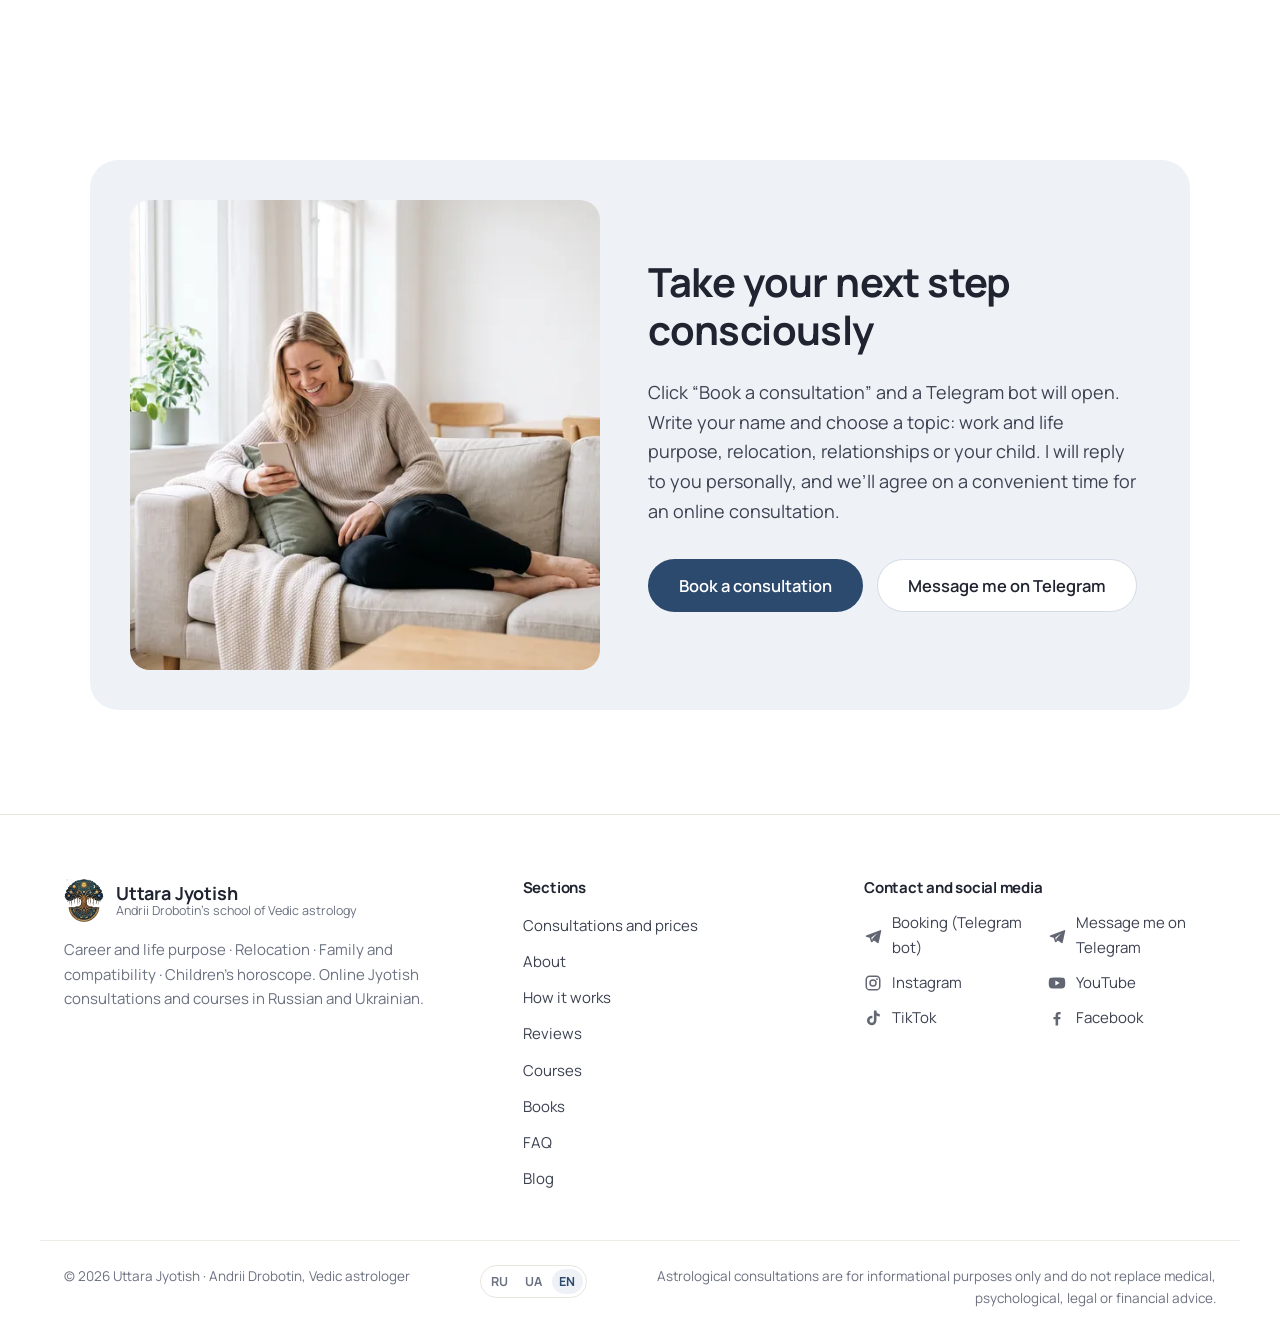
<file: en/index.html>
<!doctype html>
<html lang="en">
<head>
<meta charset="utf-8">
<meta name="viewport" content="width=device-width, initial-scale=1">
<title>Vedic Astrologer Andrii Drobotin — Life Purpose, Relocation, Compatibility | Uttara Jyotish</title>
<meta name="description" content="Online Vedic astrology (Jyotish) consultations with Andrii Drobotin: career and life purpose — €120, relocation — €80, couple compatibility and marriage — €110, children’s horoscope. 18+ years of practice. Video recording and a written chart analysis.">
<meta name="keywords" content="vedic astrologer online, jyotish consultation, life purpose by birth chart, career vedic astrology, svadharma, dashamsha, relocation astrology, astrocartography where to move, couple compatibility vedic astrology, synastry, child horoscope jyotish, jyotish courses online">
<meta name="author" content="Andrii Drobotin, Uttara Jyotish">
<meta name="robots" content="index, follow, max-image-preview:large">
<meta name="theme-color" content="#ffffff">
<link rel="canonical" href="https://andreyastrolog-gif.github.io/uttara-jyotish/en/">
<link rel="alternate" hreflang="ru" href="https://andreyastrolog-gif.github.io/uttara-jyotish/">
<link rel="alternate" hreflang="uk" href="https://andreyastrolog-gif.github.io/uttara-jyotish/uk/">
<link rel="alternate" hreflang="en" href="https://andreyastrolog-gif.github.io/uttara-jyotish/en/">
<link rel="alternate" hreflang="x-default" href="https://andreyastrolog-gif.github.io/uttara-jyotish/">

<meta property="og:type" content="website">
<meta property="og:locale" content="en_US">
<meta property="og:locale:alternate" content="ru_RU">
<meta property="og:locale:alternate" content="uk_UA">
<meta property="og:site_name" content="Uttara Jyotish">
<meta property="og:title" content="Andrii Drobotin — Vedic Astrologer | Uttara Jyotish">
<meta property="og:description" content="Career and life purpose, relocation, compatibility and marriage, children’s horoscope. Online Jyotish consultations with a video recording and a written chart analysis.">
<meta property="og:url" content="https://andreyastrolog-gif.github.io/uttara-jyotish/en/">
<meta property="og:image" content="https://andreyastrolog-gif.github.io/uttara-jyotish/img/og-image.jpg">
<meta property="og:image:width" content="1200">
<meta property="og:image:height" content="630">
<meta property="og:image:alt" content="Uttara Jyotish — Vedic astrologer Andrii Drobotin">
<meta name="twitter:card" content="summary_large_image">
<meta name="twitter:title" content="Andrii Drobotin — Vedic Astrologer | Uttara Jyotish">
<meta name="twitter:description" content="Career and life purpose, relocation, compatibility and marriage, children’s horoscope. Online Vedic astrology consultations.">
<meta name="twitter:image" content="https://andreyastrolog-gif.github.io/uttara-jyotish/img/og-image.jpg">

<link rel="icon" href="../favicon.ico" sizes="48x48">
<link rel="icon" type="image/png" sizes="32x32" href="../favicon-32.png">
<link rel="icon" type="image/png" sizes="16x16" href="../favicon-16.png">
<link rel="apple-touch-icon" href="../apple-touch-icon.png">
<link rel="manifest" href="../site.webmanifest">
<link rel="alternate" type="application/rss+xml" title="Uttara Jyotish — Vedic astrology blog" href="blog/rss.xml">

<link rel="preload" href="../fonts/manrope.woff2" as="font" type="font/woff2" crossorigin>
<link rel="preload" as="image" href="../img/andrey-desk-v.webp" imagesrcset="../img/andrey-desk-v-600.webp 600w, ../img/andrey-desk-v.webp 900w" imagesizes="(min-width: 1000px) 440px, (max-width: 640px) min(400px, 92vw), 420px" type="image/webp">
<link rel="stylesheet" href="../css/style.css">
<script>document.documentElement.classList.add('js');</script>
<script type="application/ld+json">
{
 "@context": "https://schema.org",
 "@graph": [
  {
   "@type": "WebSite",
   "@id": "https://andreyastrolog-gif.github.io/uttara-jyotish/#website",
   "url": "https://andreyastrolog-gif.github.io/uttara-jyotish/",
   "name": "Uttara Jyotish",
   "inLanguage": [
    "ru",
    "uk",
    "en"
   ],
   "publisher": {
    "@id": "https://andreyastrolog-gif.github.io/uttara-jyotish/#andrey"
   }
  },
  {
   "@type": "WebPage",
   "@id": "https://andreyastrolog-gif.github.io/uttara-jyotish/en/#webpage",
   "url": "https://andreyastrolog-gif.github.io/uttara-jyotish/en/",
   "name": "Vedic Astrologer Andrii Drobotin — Life Purpose, Relocation, Compatibility | Uttara Jyotish",
   "description": "Online Vedic astrology (Jyotish) consultations with Andrii Drobotin: career and life purpose — €120, relocation — €80, couple compatibility and marriage — €110, children’s horoscope. 18+ years of practice. Video recording and a written chart analysis.",
   "isPartOf": {
    "@id": "https://andreyastrolog-gif.github.io/uttara-jyotish/#website"
   },
   "about": {
    "@id": "https://andreyastrolog-gif.github.io/uttara-jyotish/#andrey"
   },
   "primaryImageOfPage": "https://andreyastrolog-gif.github.io/uttara-jyotish/img/og-image.jpg",
   "inLanguage": "en"
  },
  {
   "@type": "Person",
   "@id": "https://andreyastrolog-gif.github.io/uttara-jyotish/#andrey",
   "name": "Andrii Drobotin",
   "alternateName": "Андрей Дроботин",
   "jobTitle": "Vedic astrologer",
   "description": "Vedic astrologer (Jyotish), founder of the Uttara Jyotish school. More than 18 years in astrology, yoga and Ayurveda, more than 18,000 hours of lectures and more than 7,000 hours of private consultations. Online consultations: career and life purpose, relocation, compatibility and marriage, children’s horoscope.",
   "image": "https://andreyastrolog-gif.github.io/uttara-jyotish/img/andrey-desk-v.jpg",
   "url": "https://andreyastrolog-gif.github.io/uttara-jyotish/en/",
   "sameAs": [
    "https://t.me/andreyastrolog"
   ],
   "contactPoint": [
    {
     "@type": "ContactPoint",
     "contactType": "Consultation booking",
     "url": "https://t.me/andreyastrologbot?start=site",
     "availableLanguage": [
      "ru",
      "uk"
     ]
    },
    {
     "@type": "ContactPoint",
     "contactType": "Personal messages",
     "url": "https://t.me/andreyastrolog",
     "availableLanguage": [
      "ru",
      "uk"
     ]
    }
   ],
   "knowsAbout": [
    "Vedic astrology",
    "Jyotish",
    "Svadharma",
    "Dashamsha",
    "Astrocartography",
    "Relocation",
    "Synastry",
    "Couple compatibility",
    "Children’s horoscope",
    "Nakshatras",
    "Yoga",
    "Ayurveda"
   ],
   "knowsLanguage": [
    "ru",
    "uk"
   ]
  },
  {
   "@type": "Service",
   "@id": "https://andreyastrolog-gif.github.io/uttara-jyotish/en/#career",
   "name": "“Career Search” consultation: career and life purpose (svadharma)",
   "serviceType": "Astrological consultation",
   "description": "A birth chart reading on career and life purpose: lagna, 10th house, Atmakaraka, Amatyakaraka, Dashamsha (D10), periods for change. Video recording and written analysis.",
   "provider": {
    "@id": "https://andreyastrolog-gif.github.io/uttara-jyotish/#andrey"
   },
   "areaServed": "Worldwide",
   "availableChannel": {
    "@type": "ServiceChannel",
    "name": "Booking via Telegram bot",
    "serviceUrl": "https://t.me/andreyastrologbot?start=site",
    "availableLanguage": [
     "ru",
     "uk"
    ]
   },
   "availableLanguage": [
    "ru",
    "uk"
   ],
   "offers": {
    "@type": "Offer",
    "price": "120",
    "priceCurrency": "EUR",
    "url": "https://andreyastrolog-gif.github.io/uttara-jyotish/en/#career"
   }
  },
  {
   "@type": "Service",
   "@id": "https://andreyastrolog-gif.github.io/uttara-jyotish/en/#relocation",
   "name": "“Relocation” consultation: choosing a place to live with astrocartography",
   "serviceType": "Astrological consultation",
   "description": "A comparison of cities and countries based on the birth chart using astrocartography (ACG lines), and the strengths of the current place. Video recording and written analysis.",
   "provider": {
    "@id": "https://andreyastrolog-gif.github.io/uttara-jyotish/#andrey"
   },
   "areaServed": "Worldwide",
   "availableChannel": {
    "@type": "ServiceChannel",
    "name": "Booking via Telegram bot",
    "serviceUrl": "https://t.me/andreyastrologbot?start=site",
    "availableLanguage": [
     "ru",
     "uk"
    ]
   },
   "availableLanguage": [
    "ru",
    "uk"
   ],
   "offers": {
    "@type": "Offer",
    "price": "80",
    "priceCurrency": "EUR",
    "url": "https://andreyastrolog-gif.github.io/uttara-jyotish/en/#relocation"
   }
  },
  {
   "@type": "Service",
   "@id": "https://andreyastrolog-gif.github.io/uttara-jyotish/en/#family",
   "name": "“Marital Compatibility” consultation: couple synastry",
   "serviceType": "Astrological consultation",
   "description": "Couple compatibility in Vedic astrology: Moon, planetary interaction, relationship axes, Navamsha (D9). Video recording and written analysis.",
   "provider": {
    "@id": "https://andreyastrolog-gif.github.io/uttara-jyotish/#andrey"
   },
   "areaServed": "Worldwide",
   "availableChannel": {
    "@type": "ServiceChannel",
    "name": "Booking via Telegram bot",
    "serviceUrl": "https://t.me/andreyastrologbot?start=site",
    "availableLanguage": [
     "ru",
     "uk"
    ]
   },
   "availableLanguage": [
    "ru",
    "uk"
   ],
   "offers": {
    "@type": "Offer",
    "price": "110",
    "priceCurrency": "EUR",
    "url": "https://andreyastrolog-gif.github.io/uttara-jyotish/en/#family"
   }
  },
  {
   "@type": "Service",
   "@id": "https://andreyastrolog-gif.github.io/uttara-jyotish/en/#children",
   "name": "Children’s horoscope in Vedic astrology",
   "serviceType": "Astrological consultation",
   "description": "A reading of the child’s chart: character, talents, vulnerable sides, stages of education, recommendations for parents. Price on request.",
   "provider": {
    "@id": "https://andreyastrolog-gif.github.io/uttara-jyotish/#andrey"
   },
   "areaServed": "Worldwide",
   "availableChannel": {
    "@type": "ServiceChannel",
    "name": "Booking via Telegram bot",
    "serviceUrl": "https://t.me/andreyastrologbot?start=site",
    "availableLanguage": [
     "ru",
     "uk"
    ]
   },
   "availableLanguage": [
    "ru",
    "uk"
   ]
  },
  {
   "@type": "Service",
   "@id": "https://andreyastrolog-gif.github.io/uttara-jyotish/en/#extra-12",
   "name": "“12 Areas of Destiny” consultation",
   "serviceType": "Astrological consultation",
   "description": "An in-depth analysis of 12 areas of life and potential based on the birth chart.",
   "provider": {
    "@id": "https://andreyastrolog-gif.github.io/uttara-jyotish/#andrey"
   },
   "areaServed": "Worldwide",
   "availableChannel": {
    "@type": "ServiceChannel",
    "name": "Booking via Telegram bot",
    "serviceUrl": "https://t.me/andreyastrologbot?start=site",
    "availableLanguage": [
     "ru",
     "uk"
    ]
   },
   "availableLanguage": [
    "ru",
    "uk"
   ],
   "offers": {
    "@type": "Offer",
    "price": "100",
    "priceCurrency": "EUR",
    "url": "https://andreyastrolog-gif.github.io/uttara-jyotish/en/#extra-12"
   }
  },
  {
   "@type": "Service",
   "@id": "https://andreyastrolog-gif.github.io/uttara-jyotish/en/#extra-periods",
   "name": "“Periods of Destiny” consultation",
   "serviceType": "Astrological consultation",
   "description": "An astrological analysis of life periods based on the birth chart.",
   "provider": {
    "@id": "https://andreyastrolog-gif.github.io/uttara-jyotish/#andrey"
   },
   "areaServed": "Worldwide",
   "availableChannel": {
    "@type": "ServiceChannel",
    "name": "Booking via Telegram bot",
    "serviceUrl": "https://t.me/andreyastrologbot?start=site",
    "availableLanguage": [
     "ru",
     "uk"
    ]
   },
   "availableLanguage": [
    "ru",
    "uk"
   ],
   "offers": {
    "@type": "Offer",
    "price": "140",
    "priceCurrency": "EUR",
    "url": "https://andreyastrolog-gif.github.io/uttara-jyotish/en/#extra-periods"
   }
  },
  {
   "@type": "Service",
   "@id": "https://andreyastrolog-gif.github.io/uttara-jyotish/en/#courses",
   "name": "Online Vedic astrology (Jyotish) courses",
   "serviceType": "Education",
   "description": "A comprehensive Jyotish course (plans: donation, €15 and €25 per week), recorded and express courses, a free trial lesson. Taught in Russian and Ukrainian.",
   "provider": {
    "@id": "https://andreyastrolog-gif.github.io/uttara-jyotish/#andrey"
   },
   "areaServed": "Worldwide",
   "availableLanguage": [
    "ru",
    "uk"
   ]
  },
  {
   "@type": "FAQPage",
   "@id": "https://andreyastrolog-gif.github.io/uttara-jyotish/en/#faq",
   "inLanguage": "en",
   "mainEntity": [
    {
     "@type": "Question",
     "name": "Can a birth chart show my life purpose and the right career?",
     "acceptedAnswer": {
      "@type": "Answer",
      "text": "Yes, this is one of the main areas of my work. In Vedic astrology, life purpose (svadharma) and career are read from the lagna (ascendant), the lords of the 1st and 10th houses, the Atmakaraka and Amatyakaraka, and the Dashamsha (D10) — the divisional chart of career. The chart shows your strengths, the kind of work that suits you and the periods that favour change. The decision is always yours — astrology helps you make it consciously. The “Career Search” consultation costs €120."
     }
    },
    {
     "@type": "Question",
     "name": "How does Vedic astrology help choose a city or country to move to?",
     "acceptedAnswer": {
      "@type": "Answer",
      "text": "Your birth chart plays out differently in different parts of the world. Astrocartography (ACG lines) shows where the themes of work, income, relationships and inner peace are stronger. In the “Relocation” consultation (€80), we compare the specific options you are considering and look at the strengths of the place where you live now."
     }
    },
    {
     "@type": "Question",
     "name": "How do I check a couple’s compatibility, and should we get married?",
     "acceptedAnswer": {
      "@type": "Answer",
      "text": "This is done with synastry — a comparison of both partners’ birth charts. I look at Moon compatibility, how the planets interact, the relationship axes and the Navamsha (D9). You’ll learn which aspects of your interaction are strong and which are tense, and how to avoid unwanted scenarios in family life. The “Marital Compatibility” consultation costs €110."
     }
    },
    {
     "@type": "Question",
     "name": "Why do parents need a children’s horoscope?",
     "acceptedAnswer": {
      "@type": "Answer",
      "text": "A children’s horoscope helps you understand your child’s character, talents and vulnerable sides, choose suitable activities and a direction for their education, and support them in line with their nature — without pressure or fear. Importantly, not every challenging indicator in a chart means problems: we look for real potential for growth. The price is on request — message me on Telegram."
     }
    },
    {
     "@type": "Question",
     "name": "How much does a Vedic astrology consultation cost?",
     "acceptedAnswer": {
      "@type": "Answer",
      "text": "Prices in euros: “Career Search” — €120, “Relocation” — €80, “Marital Compatibility” — €110, “12 Areas of Destiny” — €100, “Periods of Destiny” — €140. The price of a children’s horoscope consultation is on request."
     }
    },
    {
     "@type": "Question",
     "name": "How does an online consultation work, and what will I get afterwards?",
     "acceptedAnswer": {
      "@type": "Answer",
      "text": "You click “Book now” and a Telegram bot opens. You write your name and choose a topic, and I reply to you personally right there on Telegram: we discuss the topic of the consultation and agree on a convenient time. The consultation takes place online and is recorded on video — you can rewatch it as often as you like. Afterwards you also receive written materials with a detailed analysis of your horoscope: planets, zodiac signs, houses. You don’t need to know astrology beforehand: I explain things in a structured way, without complicated esoteric jargon."
     }
    },
    {
     "@type": "Question",
     "name": "What information do you need to read my chart?",
     "acceptedAnswer": {
      "@type": "Answer",
      "text": "To build a chart, I need your date, time and place of birth. For compatibility — the data of both partners; for a children’s horoscope — the child’s data; for relocation — also the cities or countries you are considering. We’ll clarify all the details when you book."
     }
    },
    {
     "@type": "Question",
     "name": "What language are consultations in, and can I book from another country?",
     "acceptedAnswer": {
      "@type": "Answer",
      "text": "I work in Russian and Ukrainian. Consultations take place online, so you can book from any country."
     }
    }
   ]
  }
 ]
}
</script>
</head>
<body>
<a class="skip-link" href="#main">Skip to content</a>

<header class="site-header" id="siteHeader">
  <div class="container header-inner">
    <a class="brand" href="#top" aria-label="Uttara Jyotish — home">
      <img src="../img/emblem-160.webp" width="160" height="170" alt="" class="brand-emblem">
      <span class="brand-text"><span class="brand-name">Uttara Jyotish</span><span class="brand-sub">Vedic astrology</span></span>
    </a>
    <nav class="main-nav" id="mainNav" aria-label="Main menu">
      <ul>
        <li><a href="#services">Consultations</a></li><li><a href="#about">About</a></li><li><a href="#how">How it works</a></li><li><a href="#reviews">Reviews</a></li><li><a href="#courses">Courses</a></li><li><a href="#faq">FAQ</a></li><li><a href="blog/">Blog</a></li>
      </ul>
      <a class="btn btn-primary btn-sm nav-cta" href="https://t.me/andreyastrologbot?start=site" data-link="booking" target="_blank" rel="noopener">Book now</a>
    </nav>
    <div class="header-tools">
      <ul class="lang-switch" aria-label="Site language"><li><a href="../" hreflang="ru" lang="ru" data-lang-pick="ru" title="Русский" aria-label="Русский">RU</a></li><li><a href="../uk/" hreflang="uk" lang="uk" data-lang-pick="uk" title="Українська" aria-label="Українська">UA</a></li><li><a href="./" hreflang="en" lang="en" data-lang-pick="en" title="English" aria-label="English" aria-current="true">EN</a></li></ul>
      <button class="nav-toggle" id="navToggle" aria-controls="mainNav" aria-expanded="false" aria-label="Open menu" data-label-open="Open menu" data-label-close="Close menu">
        <span></span><span></span><span></span>
      </button>
    </div>
  </div>
</header>

<main id="main">

<!-- ============ HERO ============ -->
<section class="hero" id="top" aria-labelledby="hero-title">
  <div class="container hero-grid">
    <div class="hero-text">
      <p class="kicker reveal">Andrii Drobotin · Vedic astrologer · online consultations</p>
      <h1 id="hero-title" class="reveal" style="--d:.06s">
        <span class="h1-main">Find your calling, your place and harmony in relationships</span>
        <span class="h1-sub">Online Vedic astrology (Jyotish) consultations based on your birth chart</span>
      </h1>
      <p class="hero-lead reveal" style="--d:.12s">I’m Andrii Drobotin, a&nbsp;Vedic astrologer and the&nbsp;founder of the&nbsp;Uttara Jyotish school, with more than 18 years in astrology, yoga and Ayurveda. Using your birth chart, I&nbsp;help you understand your life purpose and the&nbsp;work that suits you, choose a&nbsp;place to live, make sense of your relationships and see your child’s potential. Structured, honest and free of esoteric jargon.</p>
      <ul class="hero-topics reveal" style="--d:.18s" aria-label="Consultation topics">
        <li><a href="#career">Work, career and life purpose</a></li><li><a href="#relocation">Relocation: where you’ll thrive</a></li><li><a href="#family">Family, compatibility and marriage</a></li><li><a href="#children">Children’s horoscope</a></li>
      </ul>
      <div class="hero-actions reveal" style="--d:.24s">
        <a class="btn btn-primary btn-lg" href="https://t.me/andreyastrologbot?start=site" data-link="booking" target="_blank" rel="noopener">Book a&nbsp;consultation</a>
        <a class="btn btn-secondary btn-lg" href="#services">Services and prices</a>
      </div>
      <p class="hero-trust reveal" style="--d:.3s">You keep the&nbsp;video recording of the&nbsp;consultation and a&nbsp;written chart analysis</p>
    </div>
    <figure class="hero-photo reveal" style="--d:.1s">
      <picture>
        <source type="image/webp" srcset="../img/andrey-desk-v-600.webp 600w, ../img/andrey-desk-v.webp 900w" sizes="(min-width: 1000px) 440px, (max-width: 640px) min(400px, 92vw), 420px">
        <img src="../img/andrey-desk-v-600.jpg" srcset="../img/andrey-desk-v-600.jpg 600w, ../img/andrey-desk-v.jpg 900w" sizes="(min-width: 1000px) 440px, (max-width: 640px) min(400px, 92vw), 420px" width="900" height="1200" alt="Andrii Drobotin, Vedic astrologer, giving an online consultation at his desk" fetchpriority="high" decoding="async">
      </picture>
    </figure>
  </div>
</section>

<!-- ============ SERVICES ============ -->
<section class="section" id="services" aria-labelledby="services-title">
  <div class="container">
    <div class="section-head">
      <p class="eyebrow reveal">Consultations</p>
      <h2 id="services-title" class="reveal">Online Vedic astrology consultations</h2>
      <p class="section-lead reveal">The four main areas of my work. Each consultation is a&nbsp;reading of your birth chart focused on a&nbsp;specific question, with practical recommendations, a&nbsp;video recording and a&nbsp;written analysis afterwards.</p>
      <ul class="svc-chips reveal" aria-label="Go to a topic"><li><a href="#career"><span>01</span>Career</a></li><li><a href="#relocation"><span>02</span>Relocation</a></li><li><a href="#family"><span>03</span>Family and compatibility</a></li><li><a href="#children"><span>04</span>Children’s horoscope</a></li></ul>
    </div>
    <div class="svc-list">
      <article class="svc reveal" id="career" aria-labelledby="career-title">
        <figure class="svc-media"><img src="../img/sections/career-585067f1-800.webp" srcset="../img/sections/career-585067f1-800.webp 800w, ../img/sections/career-585067f1-1600.webp 1600w" sizes="(min-width: 1240px) 1200px, 94vw" width="1600" height="893" alt="A woman at a laptop in a bright home office gazes thoughtfully out of the window, chin in hand, reflecting on her work and calling" loading="lazy" decoding="async"></figure>
        <header class="svc-head">
          <div class="svc-title">
            <div class="card-ico" aria-hidden="true"><svg viewBox="0 0 48 48"><circle cx="24" cy="24" r="17"/><path d="M31 17l-4.5 9.5L17 31l4.5-9.5z"/><circle cx="24" cy="24" r="1.6"/></svg></div>
            <div>
              <p class="svc-kicker"><span class="svc-num">01</span> Work, career, life purpose</p>
              <h3 id="career-title">Career and life purpose: finding your calling</h3>
              <p class="svc-name">“Career Search: Your Path to Success” consultation</p>
            </div>
          </div>
          <div class="svc-buy">
            <p class="svc-price">€120</p>
            <a class="btn btn-primary" href="https://t.me/andreyastrologbot?start=site" data-link="booking" target="_blank" rel="noopener">Book now</a>
          </div>
        </header>
        <div class="svc-grid">
          <div class="svc-block svc-pain">
            <h4>Sound familiar?</h4>
            <ul class="inner-quotes"><li>“I&nbsp;do everything right, but my work brings neither joy nor the&nbsp;income I&nbsp;need.”</li><li>“The years go by, and I&nbsp;still don’t know what my calling is.”</li><li>“Every morning I&nbsp;force myself to go somewhere I&nbsp;feel like an&nbsp;outsider.”</li><li>“I&nbsp;want to change careers or start my own business, but I’m afraid of getting it wrong.”</li></ul>
          </div>
          <div class="svc-block svc-risk">
            <h4>If nothing changes</h4>
            <p>Years go into work that isn’t yours. Fatigue builds up and turns into burnout, your income hits the&nbsp;same ceiling again and again, and decisions about changing careers are made at random&nbsp;— under the&nbsp;pressure of circumstances or other people’s advice. Over time, the&nbsp;feeling grows that life is passing you by, and changing anything gets harder and harder.</p>
          </div>
          <div class="svc-block svc-solution">
            <h4>What your chart will show and how the&nbsp;consultation works</h4>
            <p>Your birth chart shows what kind of work suits your nature. I&nbsp;look at the&nbsp;lagna (ascendant) and the&nbsp;lords of the&nbsp;1st and 10th houses, the&nbsp;Atmakaraka and Amatyakaraka, the&nbsp;divisional chart of career&nbsp;— the&nbsp;Dashamsha (D10)&nbsp;— as well as signs and nakshatras. This reveals your strengths and weaknesses in work and business, the&nbsp;kind of activity that fits you, and the&nbsp;areas where you can fulfil yourself most completely.</p><p>We also look at the&nbsp;periods of your life: when it’s best to change direction, study or start your own business. You ask your own questions&nbsp;— about your current job, business or studies&nbsp;— and we connect them to your chart.</p>
          </div>
          <div class="svc-block svc-result">
            <h4>What you’ll get</h4>
            <ul class="ticks"><li>An understanding of your svadharma&nbsp;— the&nbsp;work that is truly yours: “one profession, but truly your own”</li><li>A clear picture of your strengths and the&nbsp;fields that suit you</li><li>An understanding of which steps make sense now and which are better postponed</li><li>Calm confidence in your decisions instead of going back and forth</li><li>A video recording of the&nbsp;consultation and a&nbsp;written chart analysis</li></ul>
          </div>
        </div>
      </article>
      <article class="svc reveal" id="relocation" aria-labelledby="relocation-title">
        <figure class="svc-media"><img src="../img/sections/relocation-d4271bae-800.webp" srcset="../img/sections/relocation-d4271bae-800.webp 800w, ../img/sections/relocation-d4271bae-1600.webp 1600w" sizes="(min-width: 1240px) 1200px, 94vw" width="1600" height="893" alt="A woman holding a coat, with a suitcase beside her, stands at a large window looking out over the city, deciding where to live" loading="lazy" decoding="async"></figure>
        <header class="svc-head">
          <div class="svc-title">
            <div class="card-ico" aria-hidden="true"><svg viewBox="0 0 48 48"><circle cx="24" cy="24" r="17"/><path d="M7 24h34M24 7c5 5 7 11 7 17s-2 12-7 17c-5-5-7-11-7-17s2-12 7-17z"/></svg></div>
            <div>
              <p class="svc-kicker"><span class="svc-num">02</span> Relocation</p>
              <h3 id="relocation-title">Relocation: where you’ll live and work best</h3>
              <p class="svc-name">“Relocation: Your Ideal Place” consultation</p>
            </div>
          </div>
          <div class="svc-buy">
            <p class="svc-price">€80</p>
            <a class="btn btn-primary" href="https://t.me/andreyastrologbot?start=site" data-link="booking" target="_blank" rel="noopener">Book now</a>
          </div>
        </header>
        <div class="svc-grid">
          <div class="svc-block svc-pain">
            <h4>Sound familiar?</h4>
            <ul class="inner-quotes"><li>“We moved, but things didn’t get easier&nbsp;— it’s as if nothing works out.”</li><li>“I’m choosing between several cities and just can’t make up my mind.”</li><li>“I&nbsp;feel boxed in where I&nbsp;live: neither work nor relationships are working out.”</li><li>“Moving is too big a&nbsp;step to take at random.”</li></ul>
          </div>
          <div class="svc-block svc-risk">
            <h4>If nothing changes</h4>
            <p>Moving is one of the&nbsp;most costly decisions in life: money, energy, connections, years of adjusting. If you choose a&nbsp;place at random, old difficulties may repeat themselves in the&nbsp;new one, and the&nbsp;next move will take even more resources. And sometimes people stay for years where life is hard for them, simply because they can’t see where to go.</p>
          </div>
          <div class="svc-block svc-solution">
            <h4>What your chart will show and how the&nbsp;consultation works</h4>
            <p>Your birth chart plays out differently in different parts of the&nbsp;world. Using astrocartography (ACG lines), I&nbsp;look at where the&nbsp;planets connected with work, income, relationships and inner peace are stronger, and where their influence is more challenging.</p><p>During the&nbsp;consultation, we compare the&nbsp;specific cities and countries you are considering, choose a&nbsp;direction, and look at how to bring out the&nbsp;strengths of the&nbsp;place where you live now&nbsp;— so you can make the&nbsp;most of them.</p>
          </div>
          <div class="svc-block svc-result">
            <h4>What you’ll get</h4>
            <ul class="ticks"><li>An understanding of where life can become more harmonious, work more successful, and rest truly enjoyable</li><li>A comparison of your relocation options based on your chart</li><li>The strengths of your current place and ways to use them</li><li>A confident, well-considered decision instead of a&nbsp;lottery</li><li>A video recording of the&nbsp;consultation and a&nbsp;written chart analysis</li></ul>
          </div>
        </div>
      </article>
      <article class="svc reveal" id="family" aria-labelledby="family-title">
        <figure class="svc-media"><img src="../img/sections/family-6c842891-800.webp" srcset="../img/sections/family-6c842891-800.webp 800w, ../img/sections/family-6c842891-1600.webp 1600w" sizes="(min-width: 1240px) 1200px, 94vw" width="1600" height="893" alt="A couple at a kitchen table hold hands during a sincere, calm conversation about their relationship" loading="lazy" decoding="async"></figure>
        <header class="svc-head">
          <div class="svc-title">
            <div class="card-ico" aria-hidden="true"><svg viewBox="0 0 48 48"><circle cx="18" cy="24" r="11"/><circle cx="30" cy="24" r="11"/><path d="M24 14.8v18.4"/></svg></div>
            <div>
              <p class="svc-kicker"><span class="svc-num">03</span> Family, synastry, compatibility, marriage</p>
              <h3 id="family-title">Compatibility and marriage: understanding each other</h3>
              <p class="svc-name">“Marital Compatibility: An Astrological Analysis” consultation</p>
            </div>
          </div>
          <div class="svc-buy">
            <p class="svc-price">€110</p>
            <a class="btn btn-primary" href="https://t.me/andreyastrologbot?start=site" data-link="booking" target="_blank" rel="noopener">Book now</a>
          </div>
        </header>
        <div class="svc-grid">
          <div class="svc-block svc-pain">
            <h4>Sound familiar?</h4>
            <ul class="inner-quotes"><li>“We love each other, but we keep arguing about the&nbsp;same things.”</li><li>“I&nbsp;don’t understand what my partner really expects from me.”</li><li>“The same scenario keeps repeating in my relationships.”</li><li>“Are we ready for marriage&nbsp;— or should we wait?”</li></ul>
          </div>
          <div class="svc-block svc-risk">
            <h4>If nothing changes</h4>
            <p>Differences that aren’t understood turn into chronic conflicts over time. Resentment and distance build up, and important decisions&nbsp;— about marriage, children or separation&nbsp;— are made on emotion. And an&nbsp;unresolved pattern often carries over into the&nbsp;next relationship and affects the&nbsp;children.</p>
          </div>
          <div class="svc-block svc-solution">
            <h4>What your chart will show and how the&nbsp;consultation works</h4>
            <p>Synastry is the&nbsp;comparison of two people’s birth charts. I&nbsp;look at Moon compatibility, how the&nbsp;planets in the&nbsp;partners’ charts interact, the&nbsp;relationship axes and the&nbsp;Navamsha (D9)&nbsp;— the&nbsp;chart of marriage and partnership. We look at which aspects of your interaction are strong and which are tense, what lies behind the&nbsp;dissatisfaction and how to balance it.</p><p>We speak openly: my job is not to sugar-coat or to frighten, but to show how to build a&nbsp;strong relationship that respects each partner’s nature. A business partnership can be analysed in a&nbsp;similar way.</p>
          </div>
          <div class="svc-block svc-result">
            <h4>What you’ll get</h4>
            <ul class="ticks"><li>An understanding of your own needs and tasks in the&nbsp;relationship&nbsp;— and of your partner’s nature</li><li>Clarity on what to emphasise and what to soften in your interaction</li><li>An understanding of how to avoid unwanted scenarios in family life</li><li>A solid basis for calm, conscious decisions about your future as a&nbsp;couple</li><li>A video recording of the&nbsp;consultation and a&nbsp;written analysis of both charts</li></ul>
          </div>
        </div>
      </article>
      <article class="svc reveal" id="children" aria-labelledby="children-title">
        <figure class="svc-media"><img src="../img/sections/children-4dd1dcdf-800.webp" srcset="../img/sections/children-4dd1dcdf-800.webp 800w, ../img/sections/children-4dd1dcdf-1600.webp 1600w" sizes="(min-width: 1240px) 1200px, 94vw" width="1600" height="893" alt="A mother watches with tender curiosity as her little daughter draws with coloured pencils" loading="lazy" decoding="async"></figure>
        <header class="svc-head">
          <div class="svc-title">
            <div class="card-ico" aria-hidden="true"><svg viewBox="0 0 48 48"><path d="M24 40V22"/><path d="M24 26c0-7 5-11 13-11 0 8-5 11-13 11z"/><path d="M24 22c0-5-4-9-11-9 0 6 4 9 11 9z"/><path d="M14 40h20"/></svg></div>
            <div>
              <p class="svc-kicker"><span class="svc-num">04</span> Children’s horoscope</p>
              <h3 id="children-title">Children’s horoscope: understanding your child</h3>
              <p class="svc-name">“Your Child’s Harmonious Development” consultation</p>
            </div>
          </div>
          <div class="svc-buy">
            <p class="svc-price svc-price-text">on request</p>
            <a class="btn btn-primary" href="https://t.me/andreyastrologbot?start=site" data-link="booking" target="_blank" rel="noopener">Book now</a>
          </div>
        </header>
        <div class="svc-grid">
          <div class="svc-block svc-pain">
            <h4>Sound familiar?</h4>
            <ul class="inner-quotes"><li>“My child is nothing like me, and I&nbsp;don’t know how to talk to them.”</li><li>“There are problems at school, and I&nbsp;don’t understand why.”</li><li>“I’m afraid of imposing my expectations and breaking what’s special in them.”</li><li>“Which activities and which direction should we choose so as not to get it wrong?”</li></ul>
          </div>
          <div class="svc-block svc-risk">
            <h4>If nothing changes</h4>
            <p>Parenting by guesswork&nbsp;— through pressure, comparison with others and your own fears&nbsp;— hurts both the&nbsp;child and the&nbsp;parents. Talents stay undiscovered, and the&nbsp;time when they are easiest to develop slips away. Misunderstanding grows and later carries over into adult life.</p>
          </div>
          <div class="svc-block svc-solution">
            <h4>What your chart will show and how the&nbsp;consultation works</h4>
            <p>A child’s chart shows their character, talents and vulnerable sides. I&nbsp;look at which houses and planets deserve attention, the&nbsp;planetary periods in the&nbsp;child’s life, the&nbsp;D12 chart&nbsp;— how the&nbsp;family reflects the&nbsp;child’s karma&nbsp;— and the&nbsp;stages of education: abilities and the&nbsp;choice of activities and direction.</p><p>Important: not every challenging indicator in a&nbsp;chart means problems. We look for real potential for growth and for ways to support your child in line with their nature, rather than through fear or parental expectations.</p>
          </div>
          <div class="svc-block svc-result">
            <h4>What you’ll get</h4>
            <ul class="ticks"><li>An understanding of the&nbsp;wishes and tasks your child came into this world with</li><li>A clear picture of their strengths and vulnerabilities</li><li>Ideas for education, activities and choosing a&nbsp;direction</li><li>Ways to help without pressure or fear&nbsp;— and warmer relationships in the&nbsp;family</li><li>A video recording of the&nbsp;consultation and a&nbsp;written chart analysis</li></ul>
          </div>
        </div>
      </article>
    </div>

    <div class="extras">
      <div class="extras-head reveal">
        <h3>Additional consultations</h3>
        <p>If you want to see the&nbsp;whole picture of your life or understand the&nbsp;period you’re in right now.</p>
      </div>
      <div class="extras-grid">
          <div class="extra reveal" style="--d:0.00s">
            <div class="extra-top"><h4>“12 Areas of Destiny”</h4><p class="svc-price">€100</p></div>
            <p class="extra-sub">An in-depth analysis of your life path and potential</p>
            <p>An analysis of 12 key areas of life through the&nbsp;lens of Jyotish: personal growth, family, income, business and more. You’ll see the&nbsp;behaviour patterns that hold you back and understand how to change them.</p>
            <a class="btn btn-secondary btn-sm" href="https://t.me/andreyastrologbot?start=site" data-link="booking" target="_blank" rel="noopener">Book now</a>
          </div>
          <div class="extra reveal" style="--d:0.06s">
            <div class="extra-top"><h4>“Periods of Destiny”</h4><p class="svc-price">€140</p></div>
            <p class="extra-sub">An astrological analysis of life periods</p>
            <p>Which planets and themes shape the&nbsp;different periods of your life, what is happening now and what lies ahead. We look at what can be changed and how, so you can go through difficult stages more gently and make fuller use of favourable ones.</p>
            <a class="btn btn-secondary btn-sm" href="https://t.me/andreyastrologbot?start=site" data-link="booking" target="_blank" rel="noopener">Book now</a>
          </div>
      </div>
    </div>
    <p class="prices-note reveal">Prices are in euros. All consultations take place online.</p>
  </div>
</section>

<!-- ============ ABOUT ============ -->
<section class="section section-alt" id="about" aria-labelledby="about-title">
  <div class="container">
    <div class="about-grid">
      <div class="about-text">
        <p class="eyebrow reveal">About the&nbsp;astrologer</p>
        <h2 id="about-title" class="reveal">Andrii Drobotin&nbsp;— Vedic astrologer, founder of the&nbsp;Uttara&nbsp;Jyotish school</h2>
        <p class="reveal">I&nbsp;have been practising astrology, yoga and Ayurveda for more than 18 years. I&nbsp;study and practise Jyotish every day, 8–10 hours a&nbsp;day. Besides private consultations, I&nbsp;teach Vedic astrology and write books on relationships, nakshatras and divisional charts.</p><p class="reveal">For me, astrology is a&nbsp;powerful tool for self-knowledge that helps you unlock your potential, overcome life’s obstacles and grow on every level. It is not only about predicting the&nbsp;future, but also about a&nbsp;deep understanding of psychology and the&nbsp;practical sides of life.</p><p class="reveal">In a&nbsp;consultation we talk openly about the&nbsp;problems and challenges you face. I&nbsp;won’t embellish or hide the&nbsp;truth&nbsp;— but I&nbsp;won’t frighten you either. My job is to show you what is going on in a&nbsp;structured way, without complicated esoteric jargon, and to give practical recommendations you can apply in your life.</p>
        <p class="note reveal">Astrology does not make decisions for you and does not guarantee results. It is a&nbsp;tool for self-knowledge, and the&nbsp;choice is always yours.</p>
      </div>
      <div class="about-side">
        <ul class="stats" aria-label="Experience in numbers">
          <li class="stat reveal" style="--d:0.04s"><span class="stat-num">18+</span><span class="stat-label">years in astrology, yoga and Ayurveda</span></li><li class="stat reveal" style="--d:0.10s"><span class="stat-num">18,000+</span><span class="stat-label">hours of lectures and practical classes</span></li><li class="stat reveal" style="--d:0.16s"><span class="stat-num">7,000+</span><span class="stat-label">hours of private consultations</span></li><li class="stat reveal" style="--d:0.22s"><span class="stat-num">RU · UA</span><span class="stat-label">consultations and teaching in Russian and Ukrainian</span></li>
        </ul>
        <blockquote class="pull-quote reveal">
          <p>“No unnecessary information and no esoteric jargon. Only the&nbsp;most useful knowledge for practical use.”</p>
          <cite>Andrii Drobotin</cite>
        </blockquote>
      </div>
    </div>
  </div>
</section>

<!-- ============ HOW ============ -->
<section class="section" id="how" aria-labelledby="how-title">
  <div class="container">
    <div class="section-head">
      <p class="eyebrow reveal">How it works</p>
      <h2 id="how-title" class="reveal">How an&nbsp;online consultation works</h2>
    </div>
    <figure class="section-media how-media reveal"><img src="../img/sections/consult-82d8d6c5-800.webp" srcset="../img/sections/consult-82d8d6c5-800.webp 800w, ../img/sections/consult-82d8d6c5-1600.webp 1600w" sizes="(min-width: 1240px) 1200px, 94vw" width="1600" height="893" alt="A woman at home on an online video consultation, taking notes in a notebook" loading="lazy" decoding="async"></figure>
    <ol class="steps">
      <li class="step reveal" style="--d:0.00s">
        <span class="step-num" aria-hidden="true">1</span>
        <h3>Request</h3>
        <p>Click “Book now” and a&nbsp;Telegram bot will open. Write your name and choose a&nbsp;topic&nbsp;— I&nbsp;will reply to you personally on Telegram.</p>
      </li>
      <li class="step reveal" style="--d:0.08s">
        <span class="step-num" aria-hidden="true">2</span>
        <h3>Contact and details</h3>
        <p>In our chat we’ll discuss your question and birth data and agree on a&nbsp;convenient time. If you prefer, we can continue on WhatsApp or Viber.</p>
      </li>
      <li class="step reveal" style="--d:0.16s">
        <span class="step-num" aria-hidden="true">3</span>
        <h3>Online consultation</h3>
        <p>We go through your chart and your questions&nbsp;— openly, in a&nbsp;structured way and in plain language.</p>
      </li>
      <li class="step reveal" style="--d:0.24s">
        <span class="step-num" aria-hidden="true">4</span>
        <h3>Recording and written analysis</h3>
        <p>You can rewatch the&nbsp;video recording of the&nbsp;consultation as often as you like. Plus written materials with a&nbsp;detailed analysis of your horoscope: planets, signs, houses.</p>
      </li>
    </ol>

    <div class="center reveal">
      <a class="btn btn-primary btn-lg" href="https://t.me/andreyastrologbot?start=site" data-link="booking" target="_blank" rel="noopener">Book a&nbsp;consultation</a>
    </div>
  </div>
</section>

<!-- ============ REVIEWS ============ -->
<!-- ОТЗЫВЫ: реальные ответы учеников и клиентов из анкеты (декабрь 2025 — март 2026), подпись — только имя.
     ВНИМАНИЕ: перед публикацией подтвердите согласие авторов на размещение отзывов на сайте. -->
<section class="section section-alt" id="reviews" aria-labelledby="reviews-title">
  <div class="container">
    <div class="section-head">
      <p class="eyebrow reveal">Reviews</p>
      <h2 id="reviews-title" class="reveal">What students and clients say</h2>
      <p class="section-lead reveal">Answers from a&nbsp;survey in which I&nbsp;asked people what brought them to me and why they chose to work with me. Slightly abridged and translated from Russian and Ukrainian.</p>
    </div>
    <div class="reviews">
        <figure class="review reveal" style="--d:0.00s">
          <blockquote><p>“What made the&nbsp;difference was a&nbsp;personal consultation before the&nbsp;course started (I&nbsp;was choosing between different teachers). You were the&nbsp;only one who offered a&nbsp;personal get-to-know-you conversation before the&nbsp;training.”</p></blockquote>
          <figcaption>Marina</figcaption>
        </figure>
        <figure class="review reveal" style="--d:0.05s">
          <blockquote><p>“Recurring situations in relationships, not understanding the&nbsp;right way to act… For a&nbsp;long time I&nbsp;had been asking the&nbsp;Universe to help me find a&nbsp;teacher and mentor! And after the&nbsp;first lesson I&nbsp;realised my request had been heard! Your way of presenting, your patience and kindness are what motivate me to learn from you.”</p></blockquote>
          <figcaption>Yulia</figcaption>
        </figure>
        <figure class="review reveal" style="--d:0.10s">
          <blockquote><p>“The question of self-realisation in life, a&nbsp;possible move, a&nbsp;deeper understanding of myself. Understanding the&nbsp;difficulties in raising and educating my child… A detailed, deep dive into the&nbsp;topics.”</p></blockquote>
          <figcaption>Oksana</figcaption>
        </figure>
        <figure class="review reveal" style="--d:0.00s">
          <blockquote><p>“I&nbsp;was touched by your sincerity and the&nbsp;love with which you spoke about astrology. I&nbsp;heard not only about planets but about energy and the&nbsp;spiritual side… and I&nbsp;realised that I&nbsp;want the&nbsp;depth and wisdom that Vedic astrology, Jyotish, has.”</p></blockquote>
          <figcaption>Natalia</figcaption>
        </figure>
        <figure class="review reveal" style="--d:0.05s">
          <blockquote><p>“Studying Jyotish astrology has had a&nbsp;positive effect on my relationships. I&nbsp;also feel much calmer and clearer inside. The weekly practical classes and the&nbsp;chance to talk to the&nbsp;teacher directly are very valuable.”</p></blockquote>
          <figcaption>Luna</figcaption>
        </figure>
        <figure class="review reveal" style="--d:0.10s">
          <blockquote><p>“The trial lesson helped me see that astrology is possible to understand. You explained everything simply and clearly.”</p></blockquote>
          <figcaption>Svetlana</figcaption>
        </figure>
        <figure class="review reveal" style="--d:0.00s">
          <blockquote><p>“The consultation&nbsp;— because people I&nbsp;know spoke well of you. The training&nbsp;— because you suggested it at the&nbsp;right time, and after the&nbsp;trial lesson I&nbsp;had no doubts at all about continuing.”</p></blockquote>
          <figcaption>Taisiia</figcaption>
        </figure>
        <figure class="review reveal" style="--d:0.05s">
          <blockquote><p>“A Sade Sati period, when every door is closed… Your style of explaining, honesty, great experience in astrological practice, mantras.”</p></blockquote>
          <figcaption>Kateryna</figcaption>
        </figure>
    </div>
  </div>
</section>

<!-- ============ COURSES ============ -->
<section class="section" id="courses" aria-labelledby="courses-title">
  <div class="container">
    <div class="split-head">
      <div class="section-head">
        <p class="eyebrow reveal">Courses</p>
        <h2 id="courses-title" class="reveal">Learn Vedic astrology online</h2>
        <p class="section-lead reveal">For those who want to understand their own chart, help loved ones or consult professionally. Lessons take place online, and you keep the&nbsp;recordings. Courses are taught in Russian and Ukrainian.</p>
      </div>
      <figure class="section-media split-media reveal" style="--d:.08s"><img src="../img/sections/study-3552b14b-800.webp" srcset="../img/sections/study-3552b14b-800.webp 800w, ../img/sections/study-3552b14b-1600.webp 1600w" sizes="(min-width: 1000px) 560px, 94vw" width="1600" height="1073" alt="A woman studying with books, a notebook and a laptop at a table in a bright café library, focused and inspired" loading="lazy" decoding="async"></figure>
    </div>

    <div class="tariffs">
      <div class="tariff reveal" style="--d:0.00s">
        <h3>Enthusiast</h3>
        <p class="tariff-price">A weekly donation</p>
        <p class="tariff-for">To study Jyotish for yourself and your loved ones. You choose the&nbsp;amount.</p>
        <ul class="ticks"><li>Join the&nbsp;live online lessons and get the&nbsp;recordings</li><li>Practice: homework reviewed in the&nbsp;group</li><li>Certificate of course completion</li></ul>
      </div>
      <div class="tariff tariff-accent reveal" style="--d:0.06s">
        <h3>Consultant</h3>
        <p class="tariff-price">€15 per week</p>
        <p class="tariff-for">To consult people professionally.</p>
        <ul class="ticks"><li>Everything in the&nbsp;Enthusiast plan</li><li>Individual review of your lessons</li><li>School consultant certificate in two languages</li></ul>
      </div>
      <div class="tariff reveal" style="--d:0.12s">
        <h3>Master</h3>
        <p class="tariff-price">€25 per week</p>
        <p class="tariff-for">For those striving for the&nbsp;highest level of mastery.</p>
        <ul class="ticks"><li>Everything in the&nbsp;Consultant plan</li><li>Personal guidance: answers to your personal questions in one-to-one practical sessions</li></ul>
      </div>
    </div>
    <p class="donat-note reveal">“A donation is not free, but it isn’t a&nbsp;fixed price either. It’s a&nbsp;form of gratitude, and you decide the&nbsp;amount yourself&nbsp;— according to your means.”</p>

    <div class="course-grid">
      <div class="course reveal" style="--d:0.00s">
        <h3>Recorded courses</h3>
        <p>12 courses from €150 to €600: Jyotish basics, signs and planets, nakshatras, compatibility in family life, financial potential and more.</p>
        <a class="more" href="https://www.jyotisha.club/kursy" target="_blank" rel="noopener">View courses →</a>
      </div>
      <div class="course reveal" style="--d:0.06s">
        <h3>Express courses</h3>
        <p>9 short courses from €17 to €29: “Professional Path”, “Children’s Horoscope”, Sade Sati, upayas (remedies), eclipses and more.</p>
        <a class="more" href="https://www.jyotisha.club/Ekspress-kursy-Dzhjotish" target="_blank" rel="noopener">View express courses →</a>
      </div>
      <div class="course reveal" style="--d:0.12s">
        <h3>Topic modules</h3>
        <p>Dashamsha and svadharma, Relocation, Synastry, Children’s Horoscope&nbsp;— on the&nbsp;learning platform, together with the&nbsp;other modules of the&nbsp;programme.</p>
        <a class="more" href="https://jyotishcourses.universl.top/" target="_blank" rel="noopener">Learning platform →</a>
      </div>
    </div>

    <div class="trial reveal">
      <div>
        <h3>Free 50-minute trial lesson</h3>
        <p>Answers to your questions about the&nbsp;course and, if you like, a&nbsp;free consultation on your birth chart.</p>
      </div>
      <a class="btn btn-primary" href="https://t.me/andreyastrologbot?start=site" data-link="booking" target="_blank" rel="noopener">Book a&nbsp;trial lesson</a>
    </div>
  </div>
</section>

<!-- ============ BOOKS ============ -->
<section class="section section-alt section-tight" id="books" aria-labelledby="books-title">
  <div class="container">
    <div class="books-wrap">
      <div class="books-intro reveal">
        <p class="eyebrow">Books</p>
        <h2 id="books-title">Books by Andrii Drobotin</h2>
        <p>7 books and study guides in PDF format&nbsp;— on relationships, family, nakshatras, the&nbsp;four aims of life and the&nbsp;Saptamsha (D7). From €39.99 to €120. Free excerpts are available for some of the&nbsp;books. The books are written in Russian or Ukrainian.</p>
        <a class="btn btn-secondary" href="https://www.jyotisha.club/knygi" target="_blank" rel="noopener">View books</a>
      </div>
      <ul class="books reveal" style="--d:.06s"><li><span class="book-title">“Saptamsha: The Legacy of Destiny. Vedic Astrology D7”</span><span class="book-meta">PDF, in Russian · €39.99</span></li><li><span class="book-title">“Lunar Partners: The Astrology of Relationships”</span><span class="book-meta">PDF, in Ukrainian · €90</span></li><li><span class="book-title">“Astrology for Two: How Planetary Conjunctions Affect Relationships”</span><span class="book-meta">PDF, in Ukrainian · €100</span></li><li><span class="book-title">“Cosmic Synergy: The Influence of the&nbsp;Nine Planets on Family Life”</span><span class="book-meta">PDF, in Ukrainian · €100</span></li><li><span class="book-title">“Balance and Harmony: Integrating Dharma, Artha, Kama and Moksha in Your Life”</span><span class="book-meta">PDF, in Ukrainian · €40</span></li><li><span class="book-title">“A Guide to the&nbsp;Nakshatras: Awareness and Transformation”</span><span class="book-meta">Study guide, PDF, in Ukrainian · €50</span></li><li><span class="book-title">“Nakshatras and Planets: An In-Depth Analysis of Nakshatras and Padas”</span><span class="book-meta">PDF, in Ukrainian · €120</span></li></ul>
    </div>
  </div>
</section>

<!-- ============ FAQ ============ -->
<section class="section" id="faq" aria-labelledby="faq-title">
  <div class="container narrow">
    <div class="section-head">
      <p class="eyebrow reveal">Questions and answers</p>
      <h2 id="faq-title" class="reveal">Frequently asked questions about Vedic astrology consultations</h2>
    </div>
    <figure class="section-media faq-media reveal"><img src="../img/sections/notes-04e52468-800.webp" srcset="../img/sections/notes-04e52468-800.webp 800w, ../img/sections/notes-04e52468-1600.webp 1600w" sizes="(min-width: 900px) 860px, 94vw" width="1600" height="893" alt="A hand writing questions in a notebook next to a cup of tea" loading="lazy" decoding="async"></figure>
    <div class="faq">
      <details class="faq-item reveal" style="--d:0.00s">
        <summary><h3>Can a&nbsp;birth chart show my life purpose and the&nbsp;right career?</h3><span class="faq-icon" aria-hidden="true"></span></summary>
        <div class="faq-body"><p>Yes, this is one of the&nbsp;main areas of my work. In Vedic astrology, life purpose (svadharma) and career are read from the&nbsp;lagna (ascendant), the&nbsp;lords of the&nbsp;1st and 10th houses, the&nbsp;Atmakaraka and Amatyakaraka, and the&nbsp;Dashamsha (D10)&nbsp;— the&nbsp;divisional chart of career. The chart shows your strengths, the&nbsp;kind of work that suits you and the&nbsp;periods that favour change. The decision is always yours&nbsp;— astrology helps you make it consciously. The “Career Search” consultation costs €120.</p></div>
      </details>
      <details class="faq-item reveal" style="--d:0.04s">
        <summary><h3>How does Vedic astrology help choose a&nbsp;city or country to move to?</h3><span class="faq-icon" aria-hidden="true"></span></summary>
        <div class="faq-body"><p>Your birth chart plays out differently in different parts of the&nbsp;world. Astrocartography (ACG lines) shows where the&nbsp;themes of work, income, relationships and inner peace are stronger. In the&nbsp;“Relocation” consultation (€80), we compare the&nbsp;specific options you are considering and look at the&nbsp;strengths of the&nbsp;place where you live now.</p></div>
      </details>
      <details class="faq-item reveal" style="--d:0.08s">
        <summary><h3>How do I&nbsp;check a&nbsp;couple’s compatibility, and should we get married?</h3><span class="faq-icon" aria-hidden="true"></span></summary>
        <div class="faq-body"><p>This is done with synastry&nbsp;— a&nbsp;comparison of both partners’ birth charts. I&nbsp;look at Moon compatibility, how the&nbsp;planets interact, the&nbsp;relationship axes and the&nbsp;Navamsha (D9). You’ll learn which aspects of your interaction are strong and which are tense, and how to avoid unwanted scenarios in family life. The “Marital Compatibility” consultation costs €110.</p></div>
      </details>
      <details class="faq-item reveal" style="--d:0.12s">
        <summary><h3>Why do parents need a&nbsp;children’s horoscope?</h3><span class="faq-icon" aria-hidden="true"></span></summary>
        <div class="faq-body"><p>A children’s horoscope helps you understand your child’s character, talents and vulnerable sides, choose suitable activities and a&nbsp;direction for their education, and support them in line with their nature&nbsp;— without pressure or fear. Importantly, not every challenging indicator in a&nbsp;chart means problems: we look for real potential for growth. The price is on request&nbsp;— message me on Telegram.</p></div>
      </details>
      <details class="faq-item reveal" style="--d:0.16s">
        <summary><h3>How much does a&nbsp;Vedic astrology consultation cost?</h3><span class="faq-icon" aria-hidden="true"></span></summary>
        <div class="faq-body"><p>Prices in euros: “Career Search”&nbsp;— €120, “Relocation”&nbsp;— €80, “Marital Compatibility”&nbsp;— €110, “12 Areas of Destiny”&nbsp;— €100, “Periods of Destiny”&nbsp;— €140. The price of a&nbsp;children’s horoscope consultation is on request.</p></div>
      </details>
      <details class="faq-item reveal" style="--d:0.20s">
        <summary><h3>How does an&nbsp;online consultation work, and what will I&nbsp;get afterwards?</h3><span class="faq-icon" aria-hidden="true"></span></summary>
        <div class="faq-body"><p>You click “Book now” and a&nbsp;Telegram bot opens. You write your name and choose a&nbsp;topic, and I&nbsp;reply to you personally right there on Telegram: we discuss the&nbsp;topic of the&nbsp;consultation and agree on a&nbsp;convenient time. The consultation takes place online and is recorded on video&nbsp;— you can rewatch it as often as you like. Afterwards you also receive written materials with a&nbsp;detailed analysis of your horoscope: planets, zodiac signs, houses. You don’t need to know astrology beforehand: I&nbsp;explain things in a&nbsp;structured way, without complicated esoteric jargon.</p></div>
      </details>
      <details class="faq-item reveal" style="--d:0.24s">
        <summary><h3>What information do you need to read my chart?</h3><span class="faq-icon" aria-hidden="true"></span></summary>
        <div class="faq-body"><p>To build a&nbsp;chart, I&nbsp;need your date, time and place of birth. For compatibility&nbsp;— the&nbsp;data of both partners; for a&nbsp;children’s horoscope&nbsp;— the&nbsp;child’s data; for relocation&nbsp;— also the&nbsp;cities or countries you are considering. We’ll clarify all the&nbsp;details when you book.</p></div>
      </details>
      <details class="faq-item reveal" style="--d:0.28s">
        <summary><h3>What language are consultations in, and can I&nbsp;book from another country?</h3><span class="faq-icon" aria-hidden="true"></span></summary>
        <div class="faq-body"><p>I&nbsp;work in Russian and Ukrainian. Consultations take place online, so you can book from any country.</p></div>
      </details>
    </div>
  </div>
</section>

<!-- ============ FINAL CTA ============ -->
<section class="section final-cta" id="contact" aria-labelledby="cta-title">
  <div class="container"><div class="final-inner final-split">
    <figure class="final-media reveal"><img src="../img/sections/cta-8966fe1e-800.webp" srcset="../img/sections/cta-8966fe1e-800.webp 800w, ../img/sections/cta-8966fe1e-1600.webp 1600w" sizes="(min-width: 1000px) 520px, 94vw" width="1600" height="1073" alt="A woman on a sofa by the window smiles with relief as she reads a message on her phone" loading="lazy" decoding="async"></figure>
    <div class="final-text">
      <h2 id="cta-title" class="reveal">Take your next step consciously</h2>
      <p class="reveal">Click “Book a&nbsp;consultation” and a&nbsp;Telegram bot will open. Write your name and choose a&nbsp;topic: work and life purpose, relocation, relationships or your child. I&nbsp;will reply to you personally, and we’ll agree on a&nbsp;convenient time for an&nbsp;online consultation.</p>
      <div class="hero-actions center reveal">
        <a class="btn btn-primary btn-lg" href="https://t.me/andreyastrologbot?start=site" data-link="booking" target="_blank" rel="noopener">Book a&nbsp;consultation</a>
        <a class="btn btn-secondary btn-lg" href="https://t.me/andreyastrolog" data-link="telegram" target="_blank" rel="noopener">Message me on Telegram</a>
      </div>
    </div>
  </div></div>
</section>

</main>

<footer class="site-footer">
  <div class="container footer-grid">
    <div class="footer-brand">
      <a class="brand" href="#top">
        <img src="../img/emblem-160.webp" width="160" height="170" alt="" class="brand-emblem" loading="lazy">
        <span class="brand-text"><span class="brand-name">Uttara Jyotish</span><span class="brand-sub">Andrii Drobotin’s school of Vedic astrology</span></span>
      </a>
      <p class="footer-about">Career and life purpose · Relocation · Family and compatibility · Children’s horoscope. Online Jyotish consultations and courses in Russian and Ukrainian.</p>
    </div>
    <nav class="footer-nav" aria-label="Site sections">
      <h2 class="footer-title">Sections</h2>
      <ul>
        <li><a href="#services">Consultations and prices</a></li><li><a href="#about">About</a></li><li><a href="#how">How it works</a></li><li><a href="#reviews">Reviews</a></li><li><a href="#courses">Courses</a></li><li><a href="#books">Books</a></li><li><a href="#faq">FAQ</a></li><li><a href="blog/">Blog</a></li>
      </ul>
    </nav>
    <div class="footer-social">
      <h2 class="footer-title">Contact and social media</h2>
      <ul class="socials">
        <li><a href="https://t.me/andreyastrologbot?start=site" data-link="booking" target="_blank" rel="noopener" aria-label="Book a consultation via the Telegram bot"><svg viewBox="0 0 24 24" aria-hidden="true"><path d="M21.5 4.2L2.9 11.4c-.9.4-.9 1.3 0 1.6l4.6 1.4 1.8 5.4c.2.6.9.8 1.4.4l2.6-2.1 4.6 3.4c.6.4 1.4.1 1.6-.6L22.9 5.6c.3-1-.5-1.8-1.4-1.4zM9.6 14.3l8.2-6.1-6.6 7.2-.3 2.6z"/></svg><span>Booking (Telegram bot)</span></a></li>
        <li><a href="https://t.me/andreyastrolog" data-link="telegram" target="_blank" rel="noopener" aria-label="Message me on Telegram"><svg viewBox="0 0 24 24" aria-hidden="true"><path d="M21.5 4.2L2.9 11.4c-.9.4-.9 1.3 0 1.6l4.6 1.4 1.8 5.4c.2.6.9.8 1.4.4l2.6-2.1 4.6 3.4c.6.4 1.4.1 1.6-.6L22.9 5.6c.3-1-.5-1.8-1.4-1.4zM9.6 14.3l8.2-6.1-6.6 7.2-.3 2.6z"/></svg><span>Message me on Telegram</span></a></li>
        <li><a href="#INSTAGRAM_LINK" data-link="instagram" target="_blank" rel="noopener" aria-label="Instagram"><svg viewBox="0 0 24 24" aria-hidden="true"><path d="M7.5 2h9A5.5 5.5 0 0 1 22 7.5v9a5.5 5.5 0 0 1-5.5 5.5h-9A5.5 5.5 0 0 1 2 16.5v-9A5.5 5.5 0 0 1 7.5 2zm0 2A3.5 3.5 0 0 0 4 7.5v9A3.5 3.5 0 0 0 7.5 20h9a3.5 3.5 0 0 0 3.5-3.5v-9A3.5 3.5 0 0 0 16.5 4zM12 7a5 5 0 1 1 0 10 5 5 0 0 1 0-10zm0 2a3 3 0 1 0 0 6 3 3 0 0 0 0-6zm5.3-3.3a1.2 1.2 0 1 1 0 2.4 1.2 1.2 0 0 1 0-2.4z"/></svg><span>Instagram</span></a></li><li><a href="#YOUTUBE_LINK" data-link="youtube" target="_blank" rel="noopener" aria-label="YouTube"><svg viewBox="0 0 24 24" aria-hidden="true"><path d="M22.5 7.2a3 3 0 0 0-2.1-2.1C18.5 4.6 12 4.6 12 4.6s-6.5 0-8.4.5a3 3 0 0 0-2.1 2.1C1 9.1 1 12 1 12s0 2.9.5 4.8a3 3 0 0 0 2.1 2.1c1.9.5 8.4.5 8.4.5s6.5 0 8.4-.5a3 3 0 0 0 2.1-2.1c.5-1.9.5-4.8.5-4.8s0-2.9-.5-4.8zM9.8 15.3V8.7l5.7 3.3z"/></svg><span>YouTube</span></a></li><li><a href="#TIKTOK_LINK" data-link="tiktok" target="_blank" rel="noopener" aria-label="TikTok"><svg viewBox="0 0 24 24" aria-hidden="true"><path d="M16.6 2h-3.4v13.3a2.9 2.9 0 1 1-2.9-2.9c.3 0 .6 0 .9.1V9.1a6.3 6.3 0 1 0 5.4 6.2V8.6a8 8 0 0 0 4.4 1.4V6.6a4.5 4.5 0 0 1-4.4-4.6z"/></svg><span>TikTok</span></a></li><li><a href="#FACEBOOK_LINK" data-link="facebook" target="_blank" rel="noopener" aria-label="Facebook"><svg viewBox="0 0 24 24" aria-hidden="true"><path d="M13.5 22v-8.2h2.8l.4-3.2h-3.2V8.5c0-.9.3-1.6 1.6-1.6h1.7V4.1c-.3 0-1.3-.1-2.5-.1-2.5 0-4.2 1.5-4.2 4.3v2.3H7.3v3.2h2.8V22z"/></svg><span>Facebook</span></a></li>
      </ul>
    </div>
  </div>
  <div class="container footer-bottom">
    <p>© <span id="year">2026</span> Uttara Jyotish · Andrii Drobotin, Vedic astrologer</p>
    <ul class="lang-switch lang-switch-footer" aria-label="Site language"><li><a href="../" hreflang="ru" lang="ru" data-lang-pick="ru" title="Русский" aria-label="Русский">RU</a></li><li><a href="../uk/" hreflang="uk" lang="uk" data-lang-pick="uk" title="Українська" aria-label="Українська">UA</a></li><li><a href="./" hreflang="en" lang="en" data-lang-pick="en" title="English" aria-label="English" aria-current="true">EN</a></li></ul>
    <p class="disclaimer">Astrological consultations are for informational purposes only and do not replace medical, psychological, legal or financial advice.</p>
  </div>
</footer>

<script src="../js/main.js" defer></script>
</body>
</html>
</file>
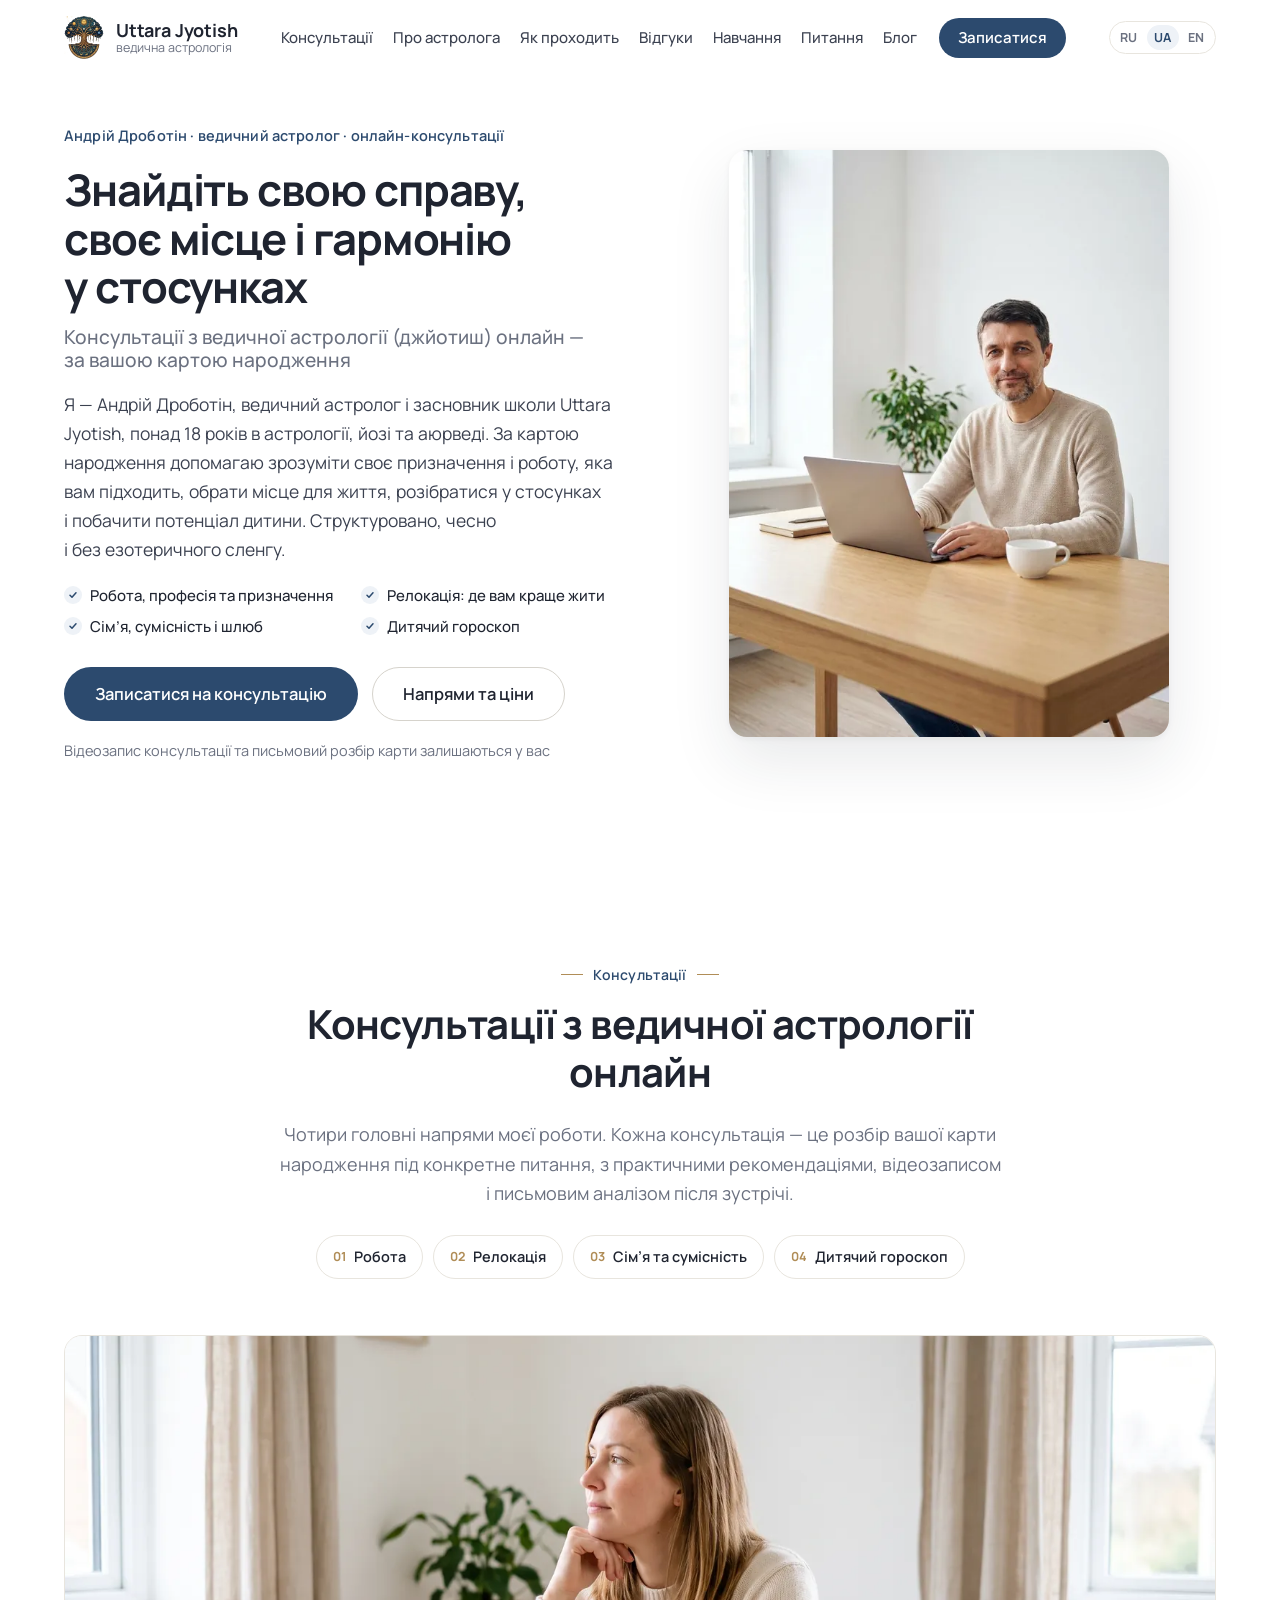
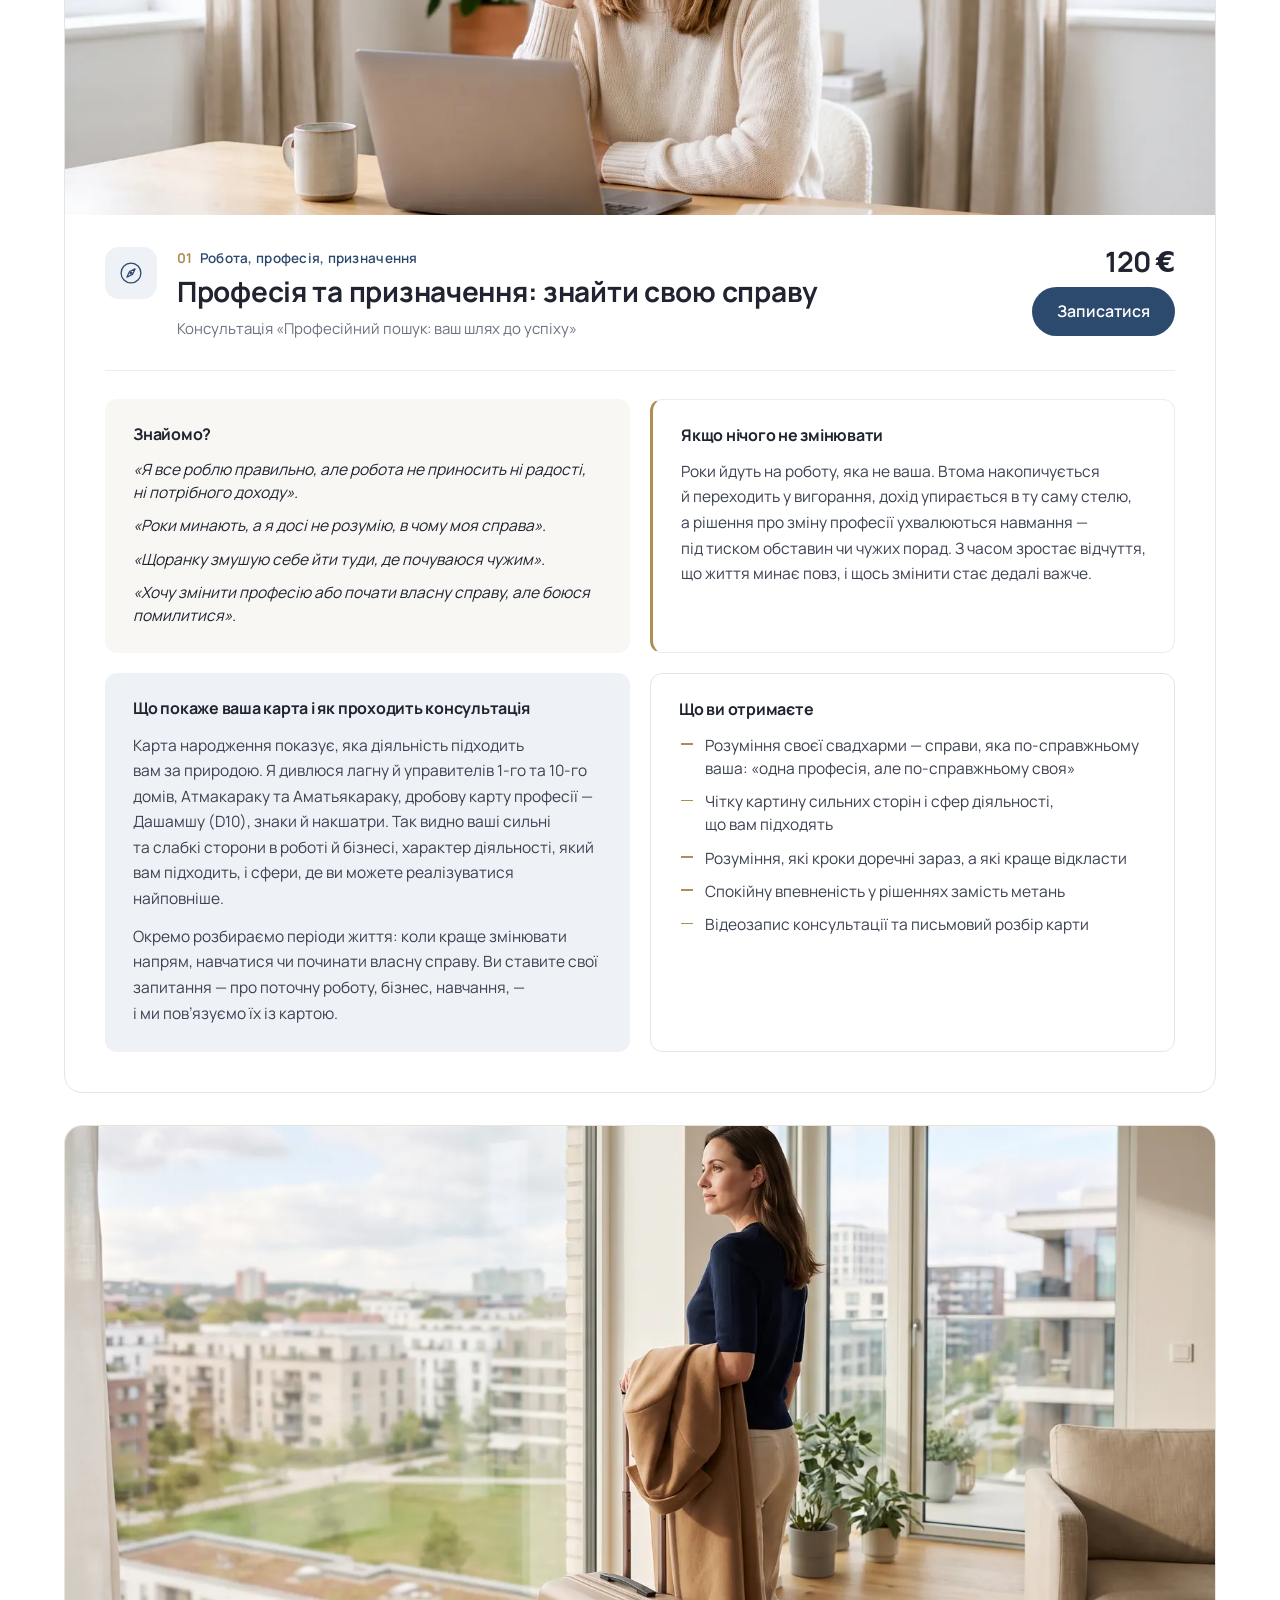
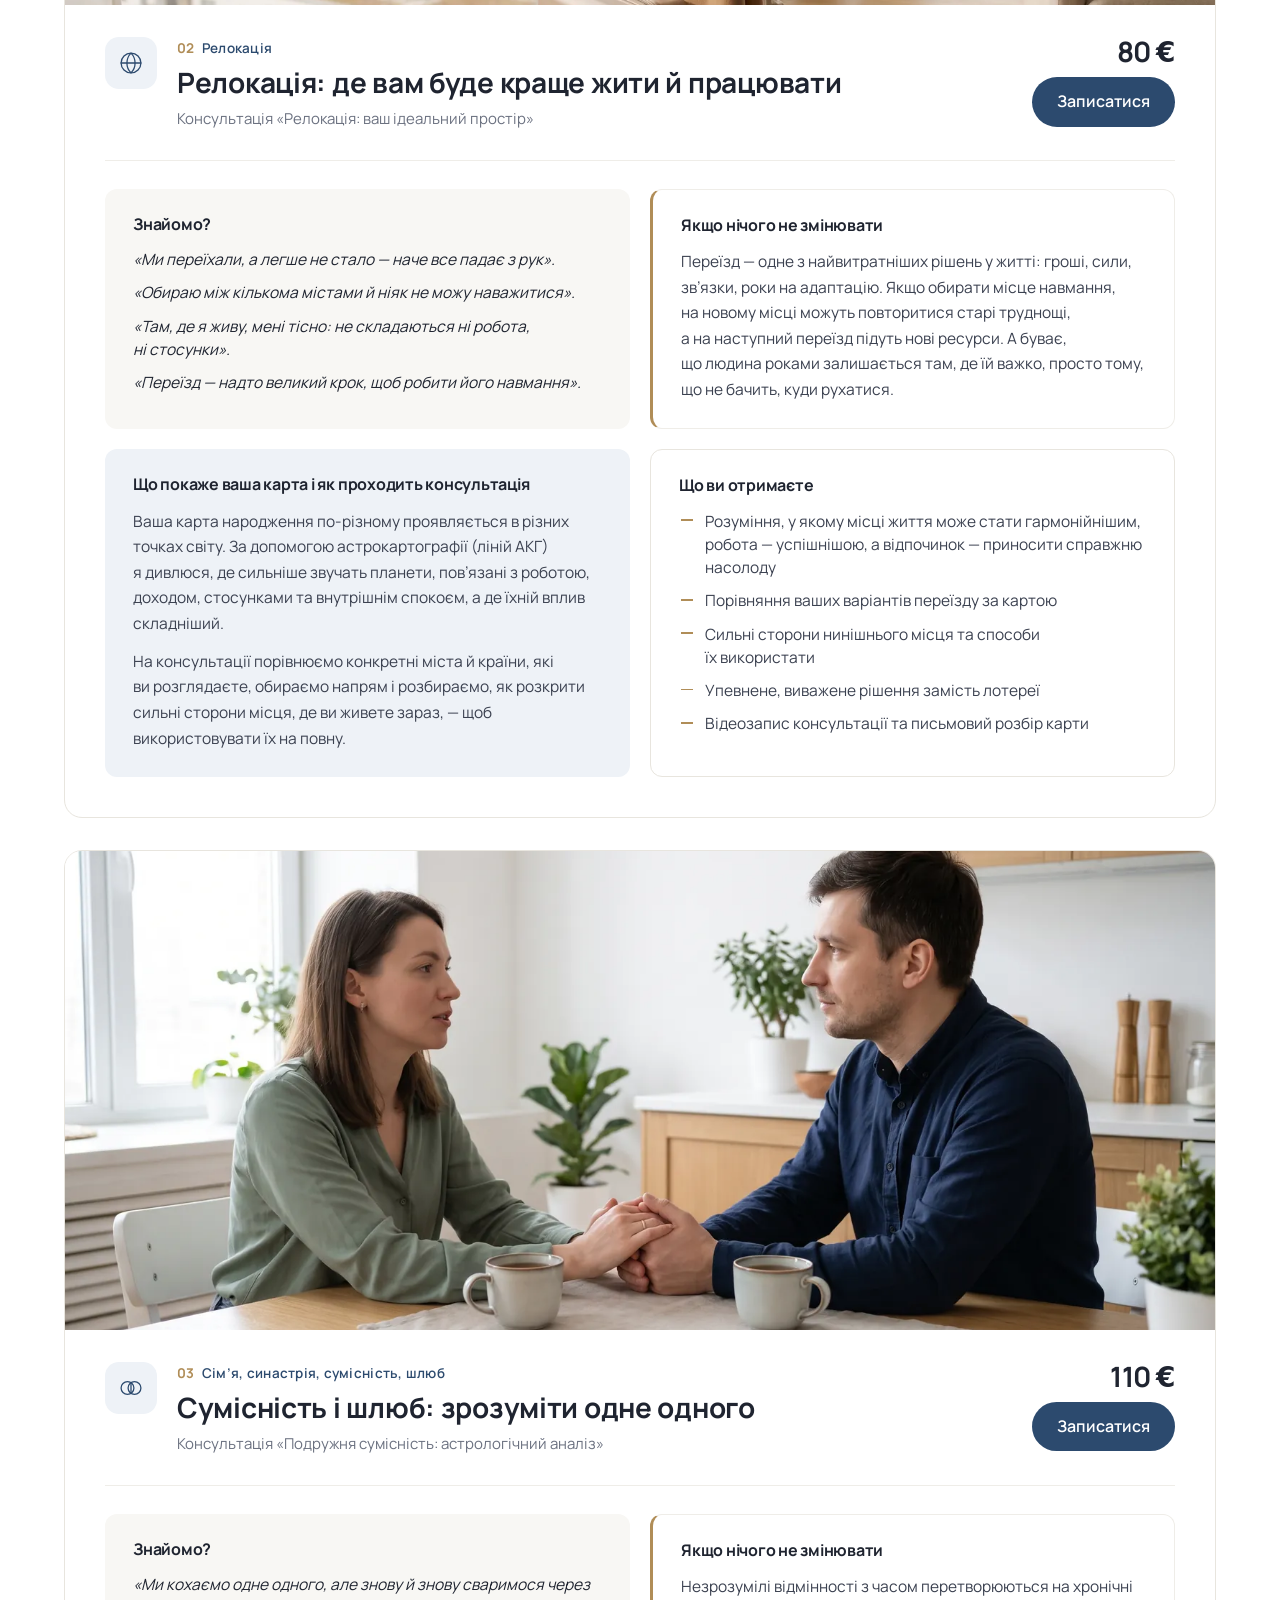
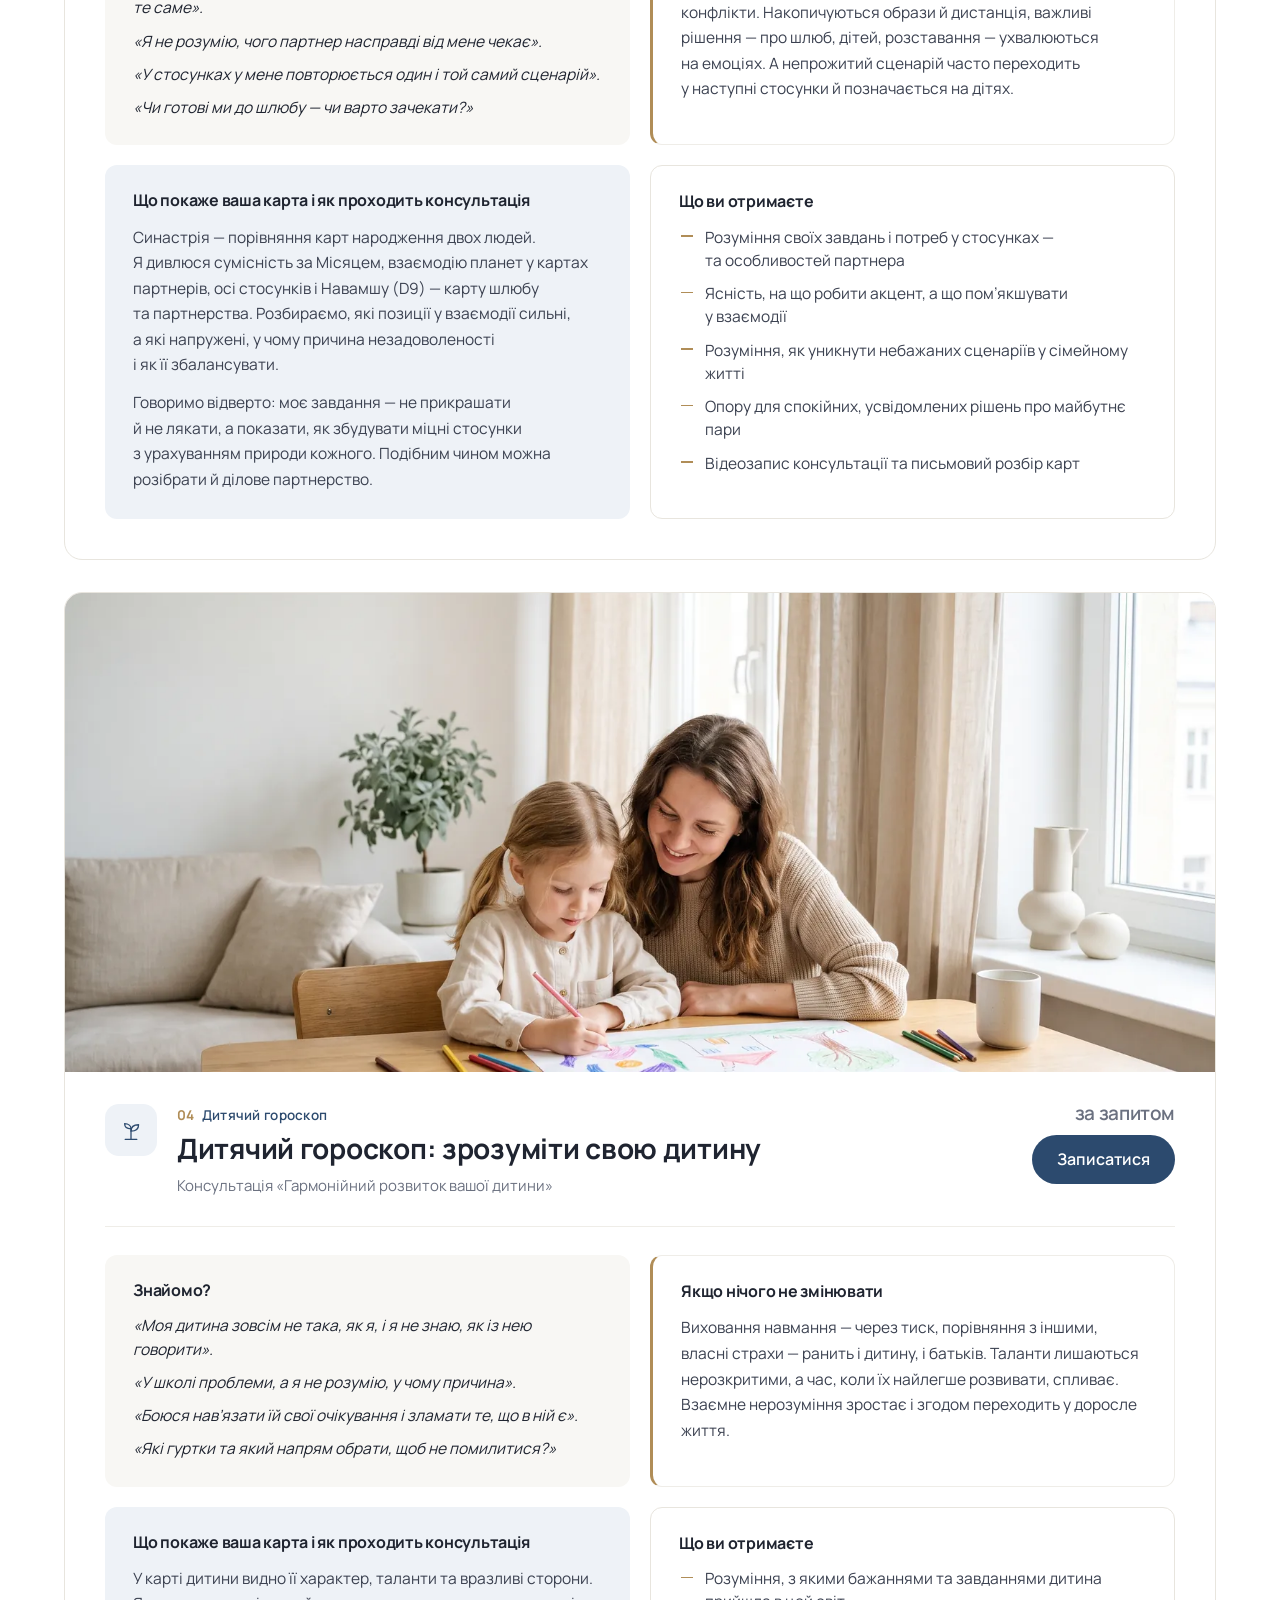
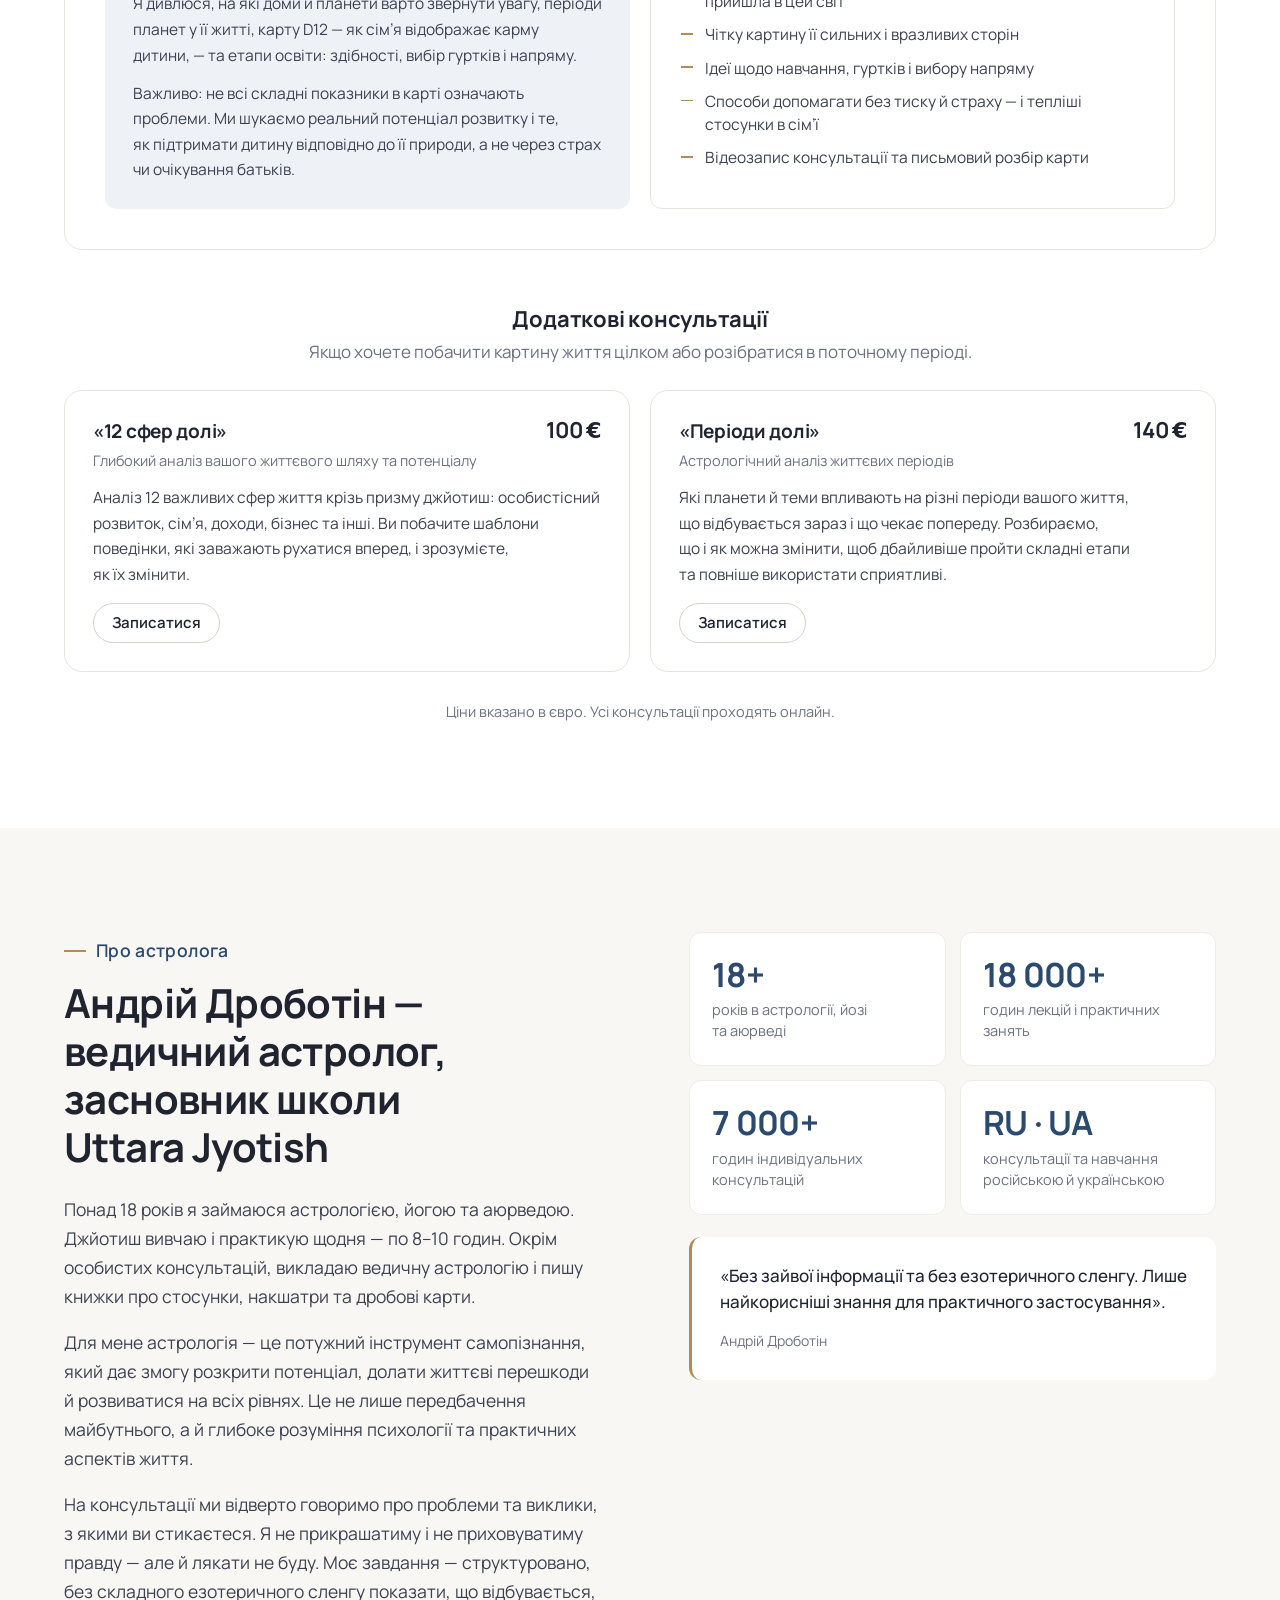
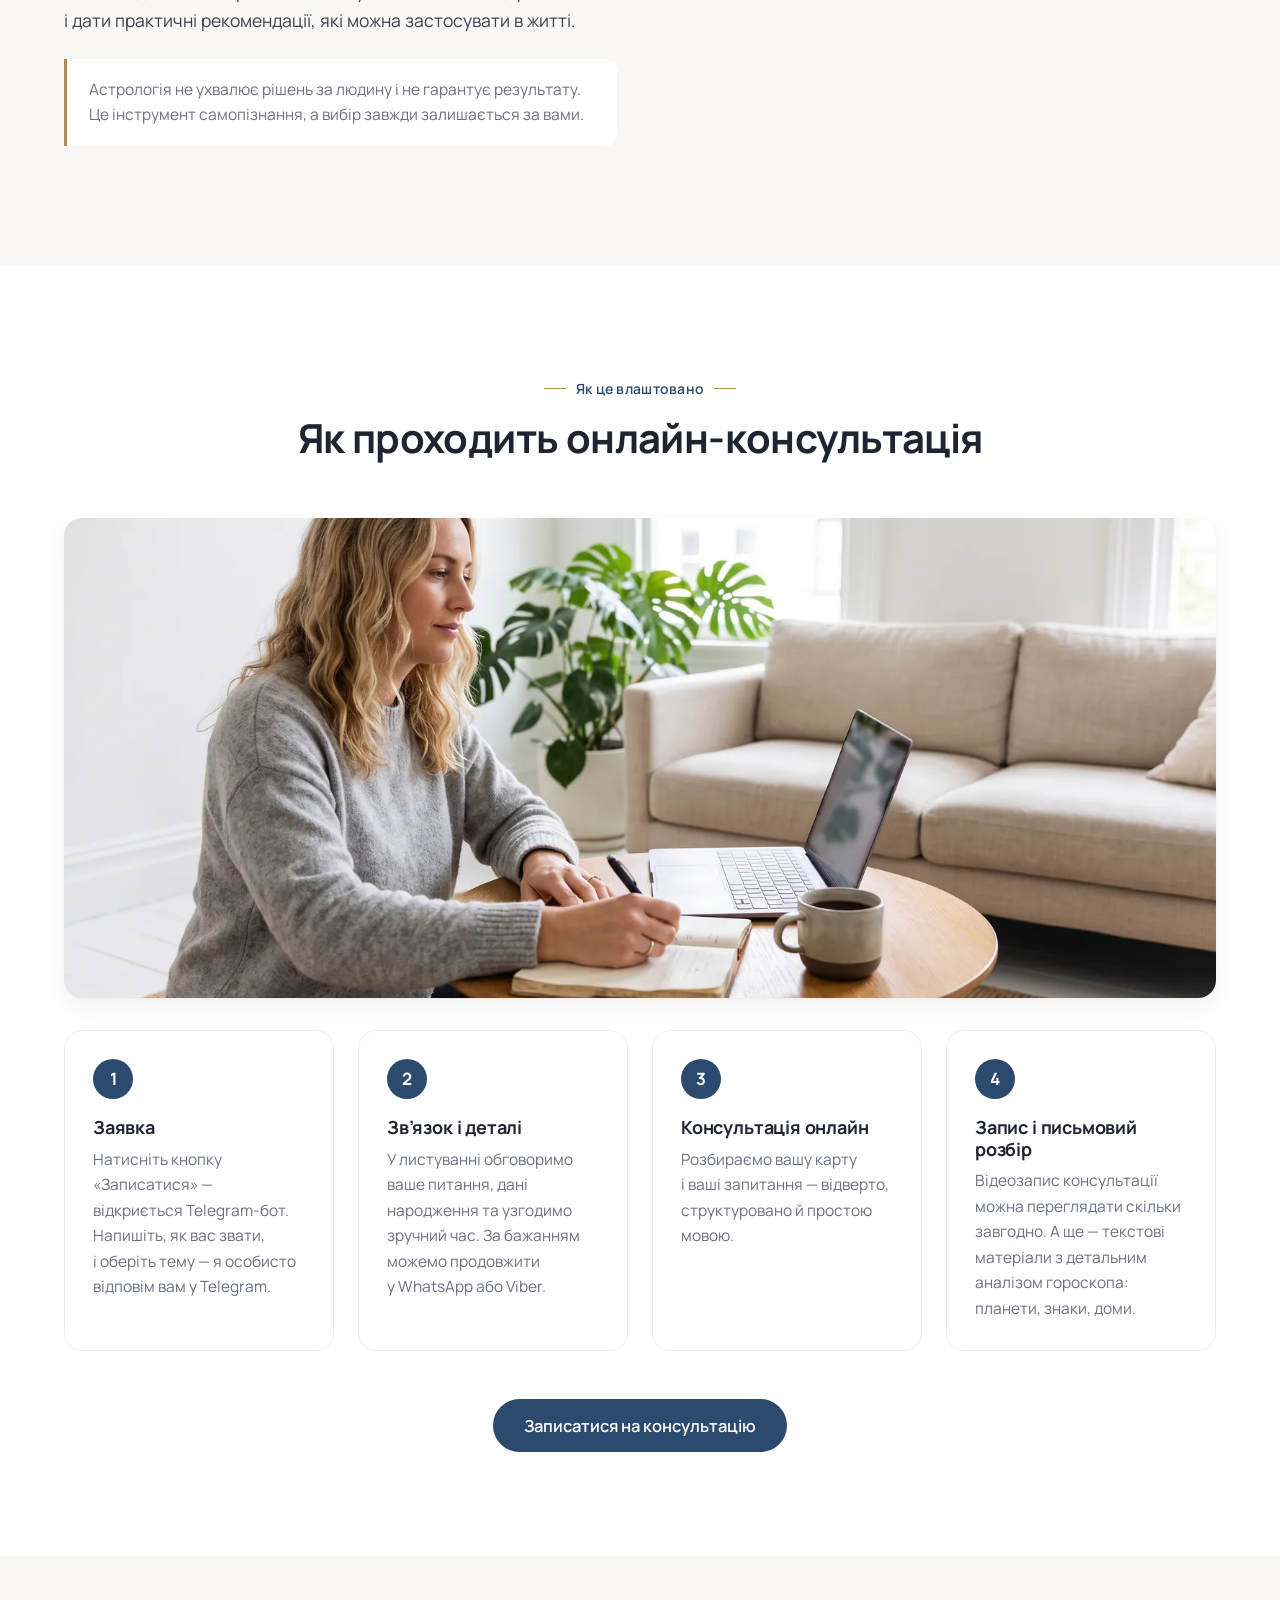
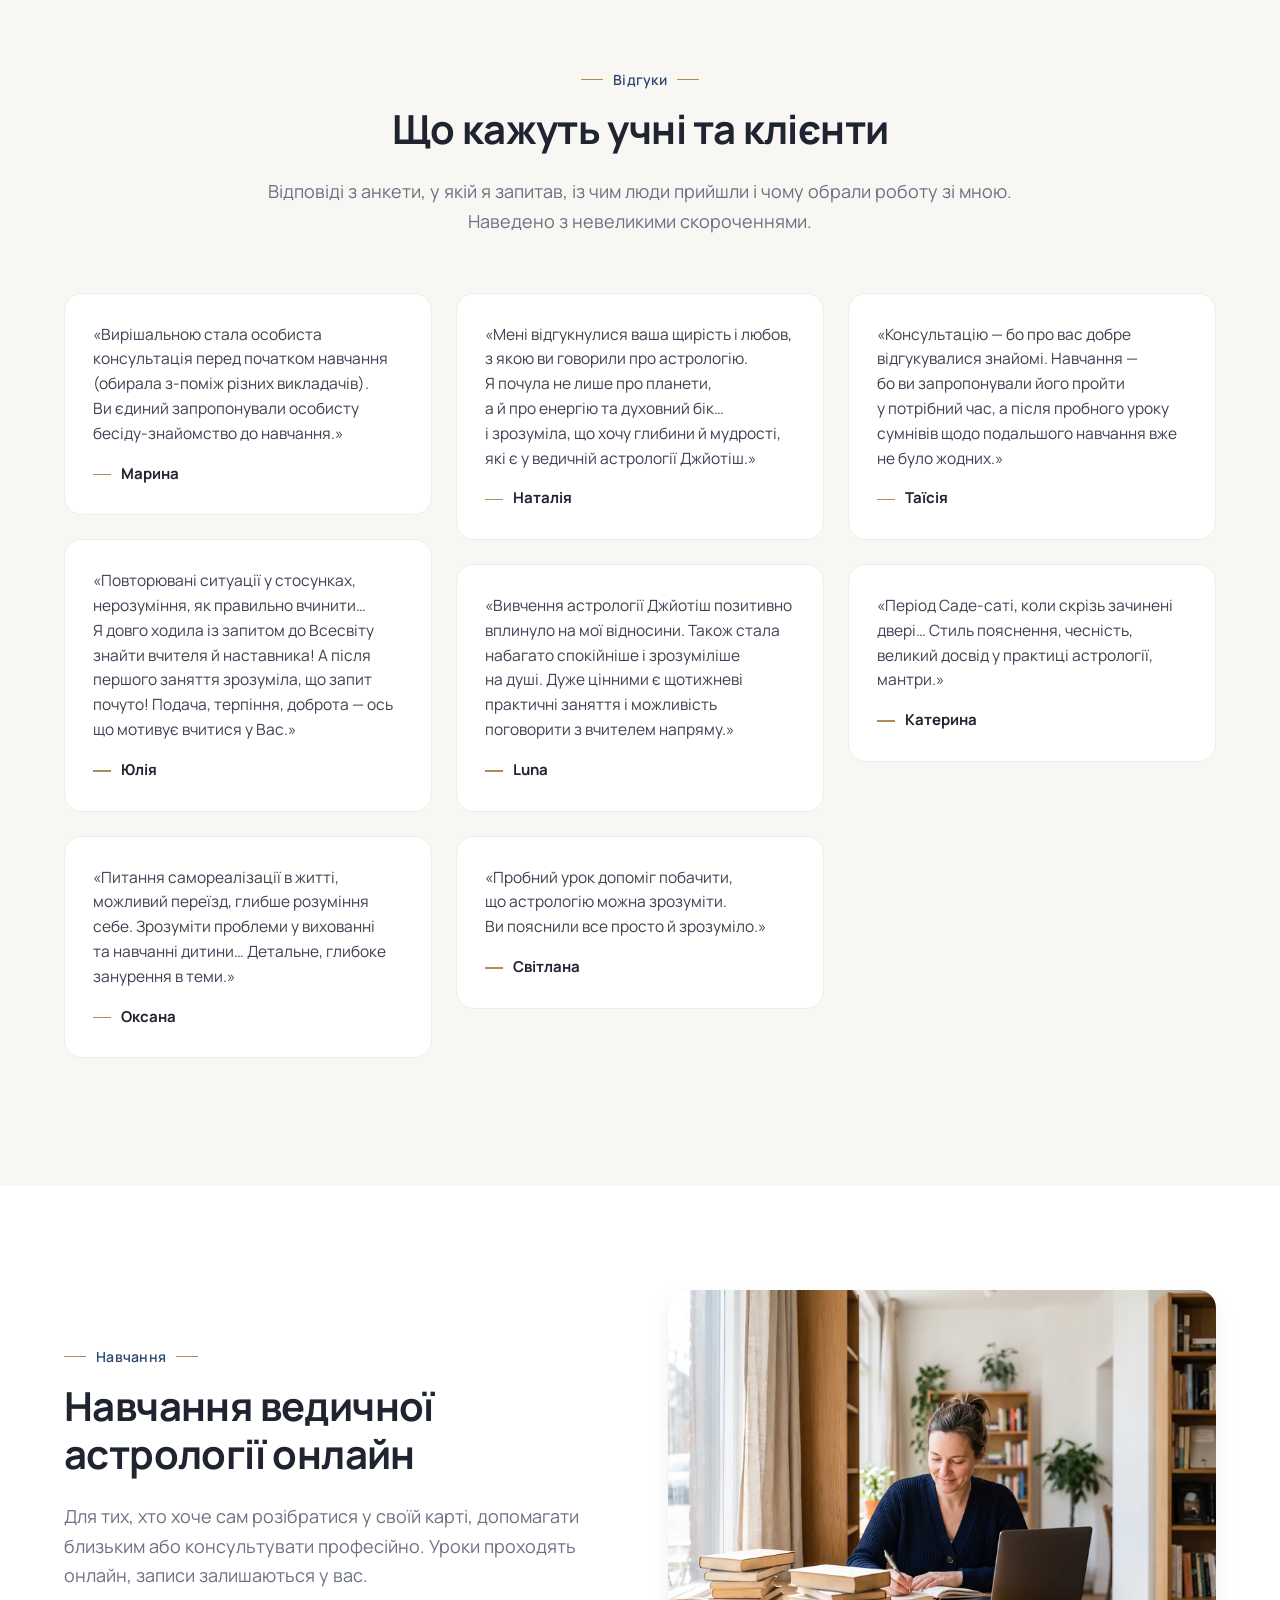
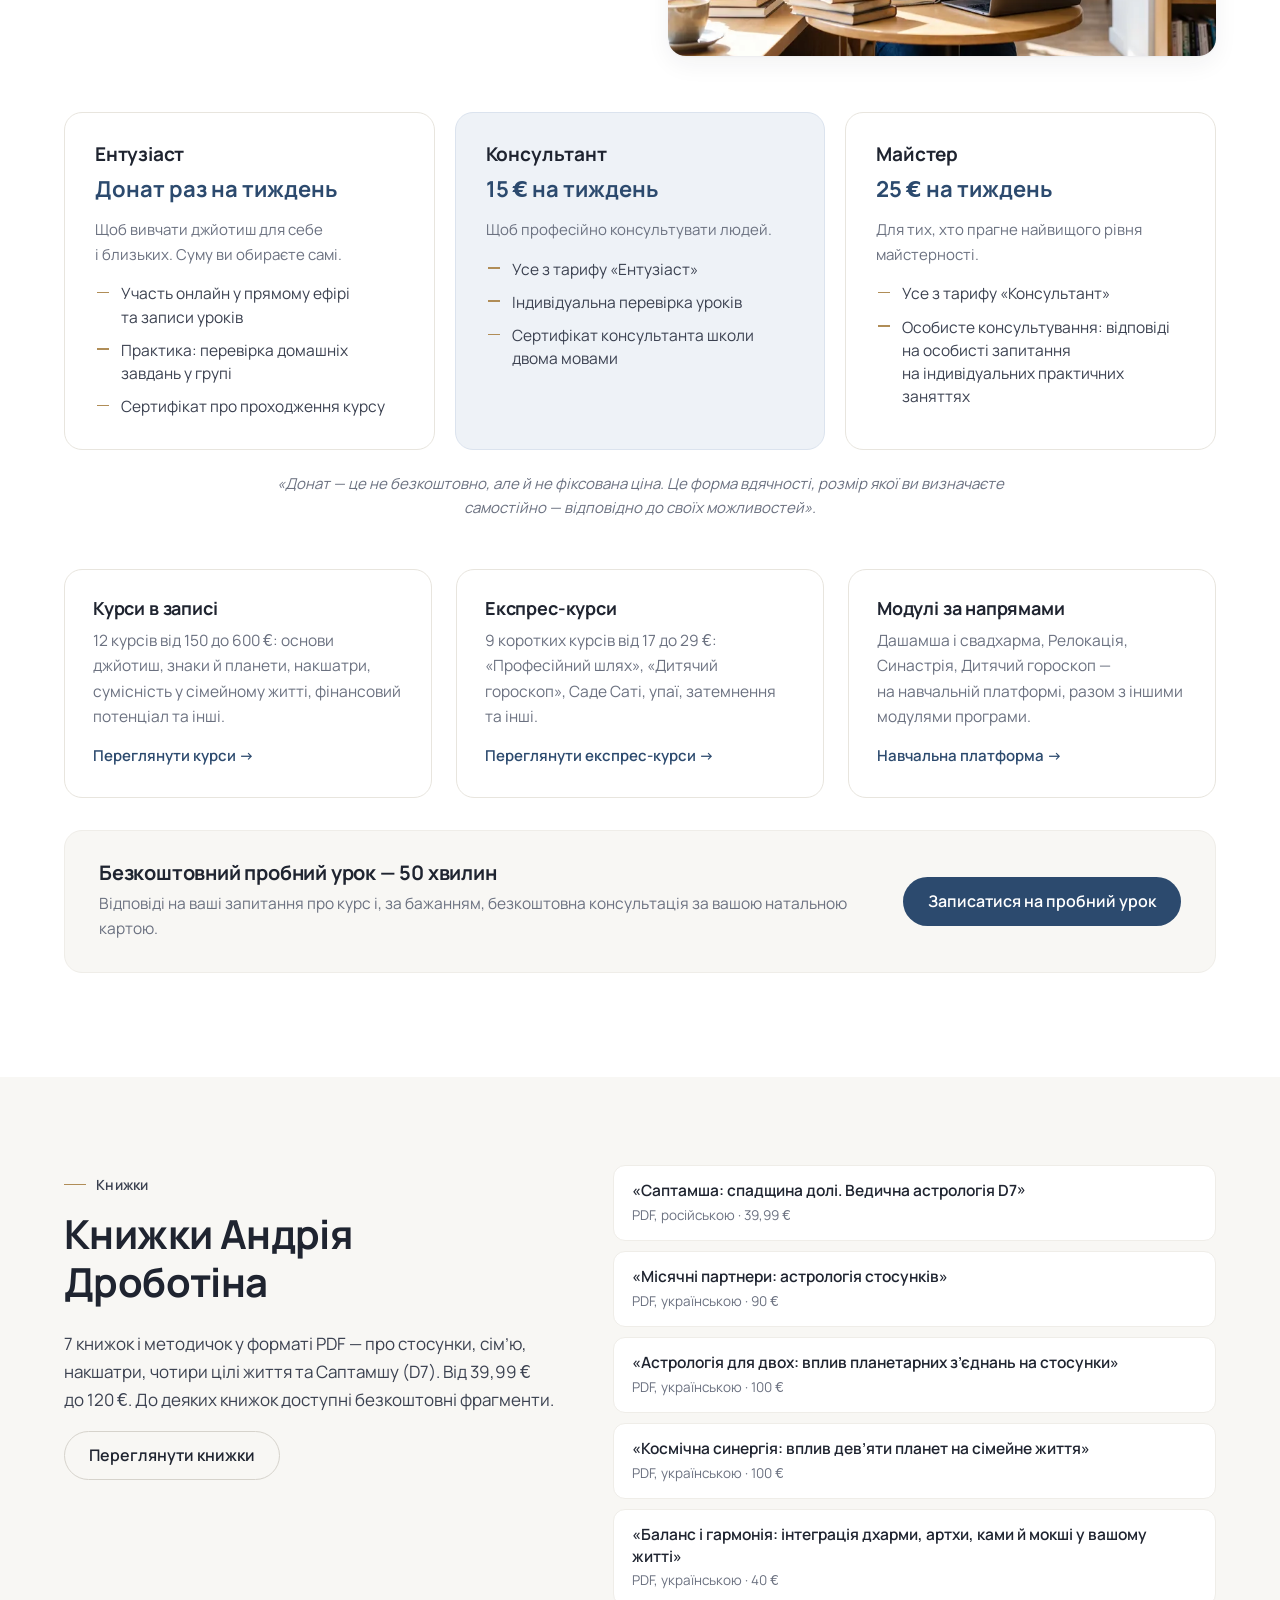
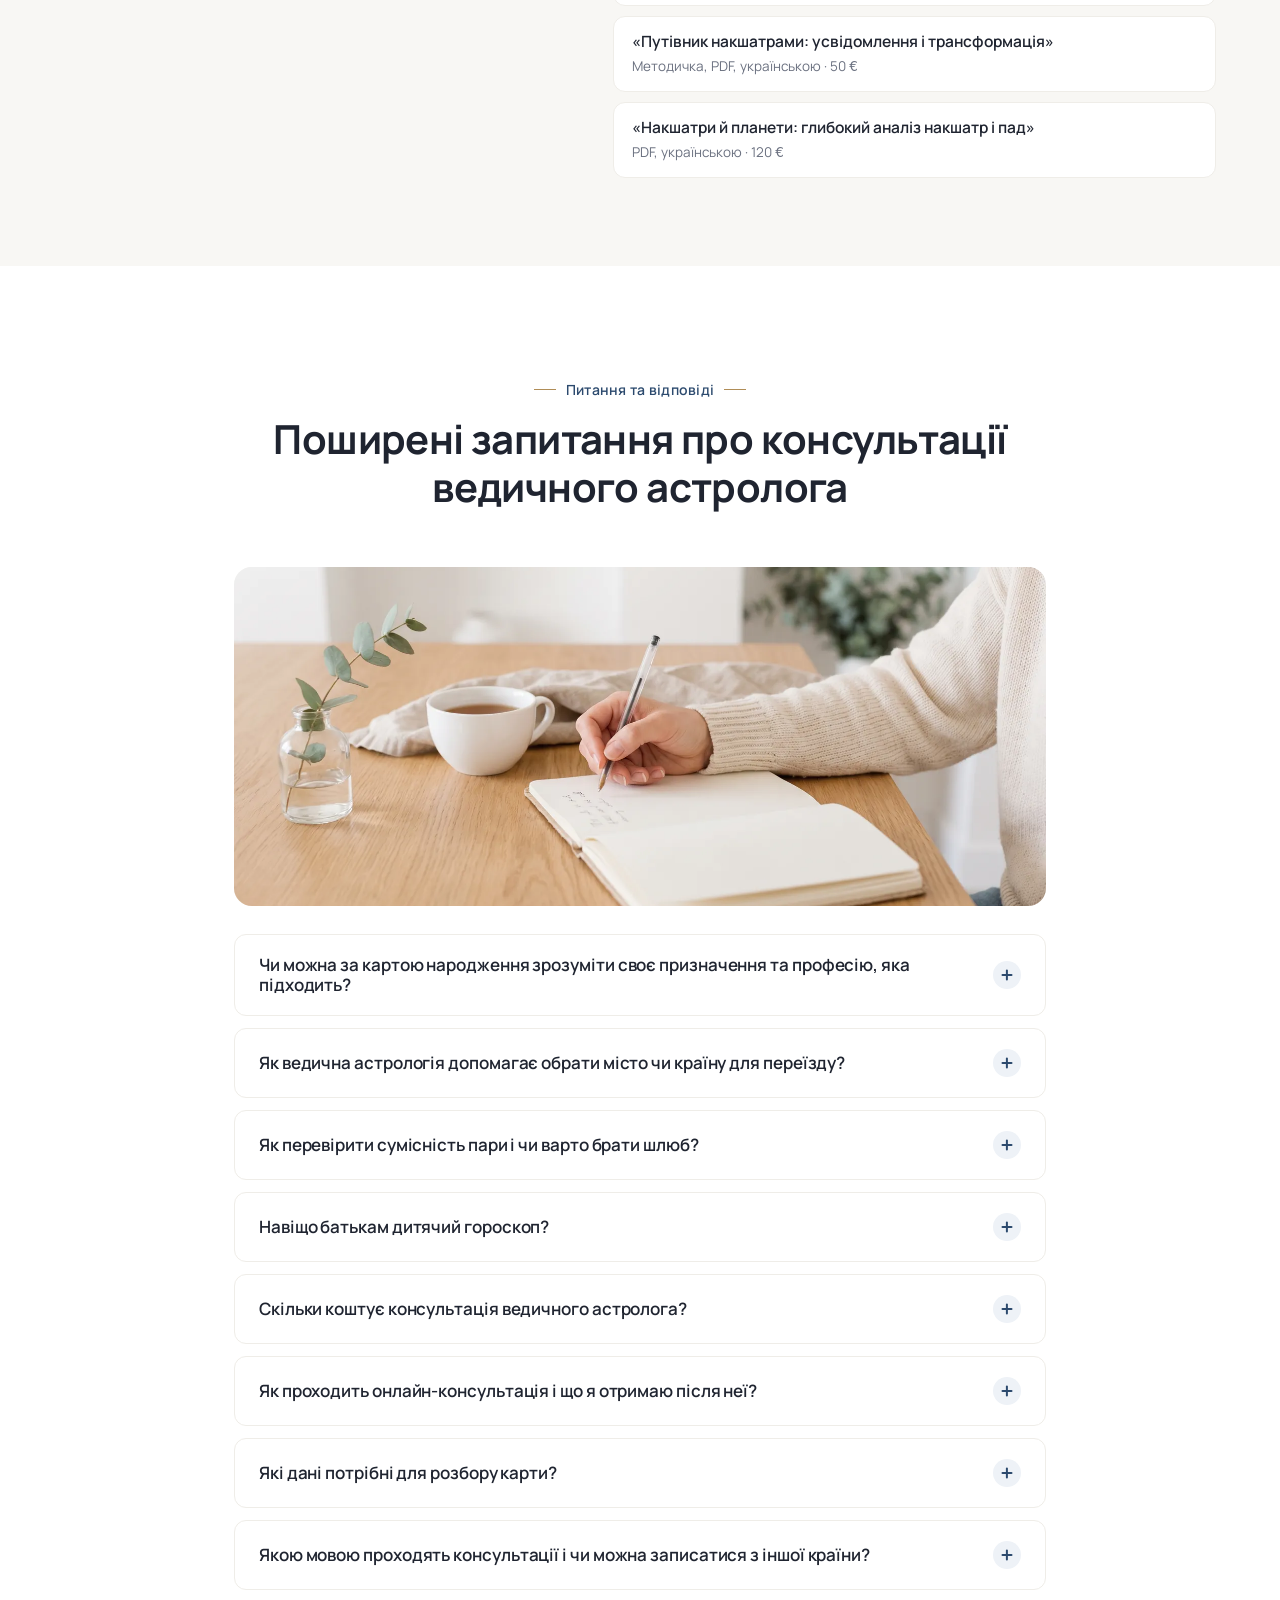
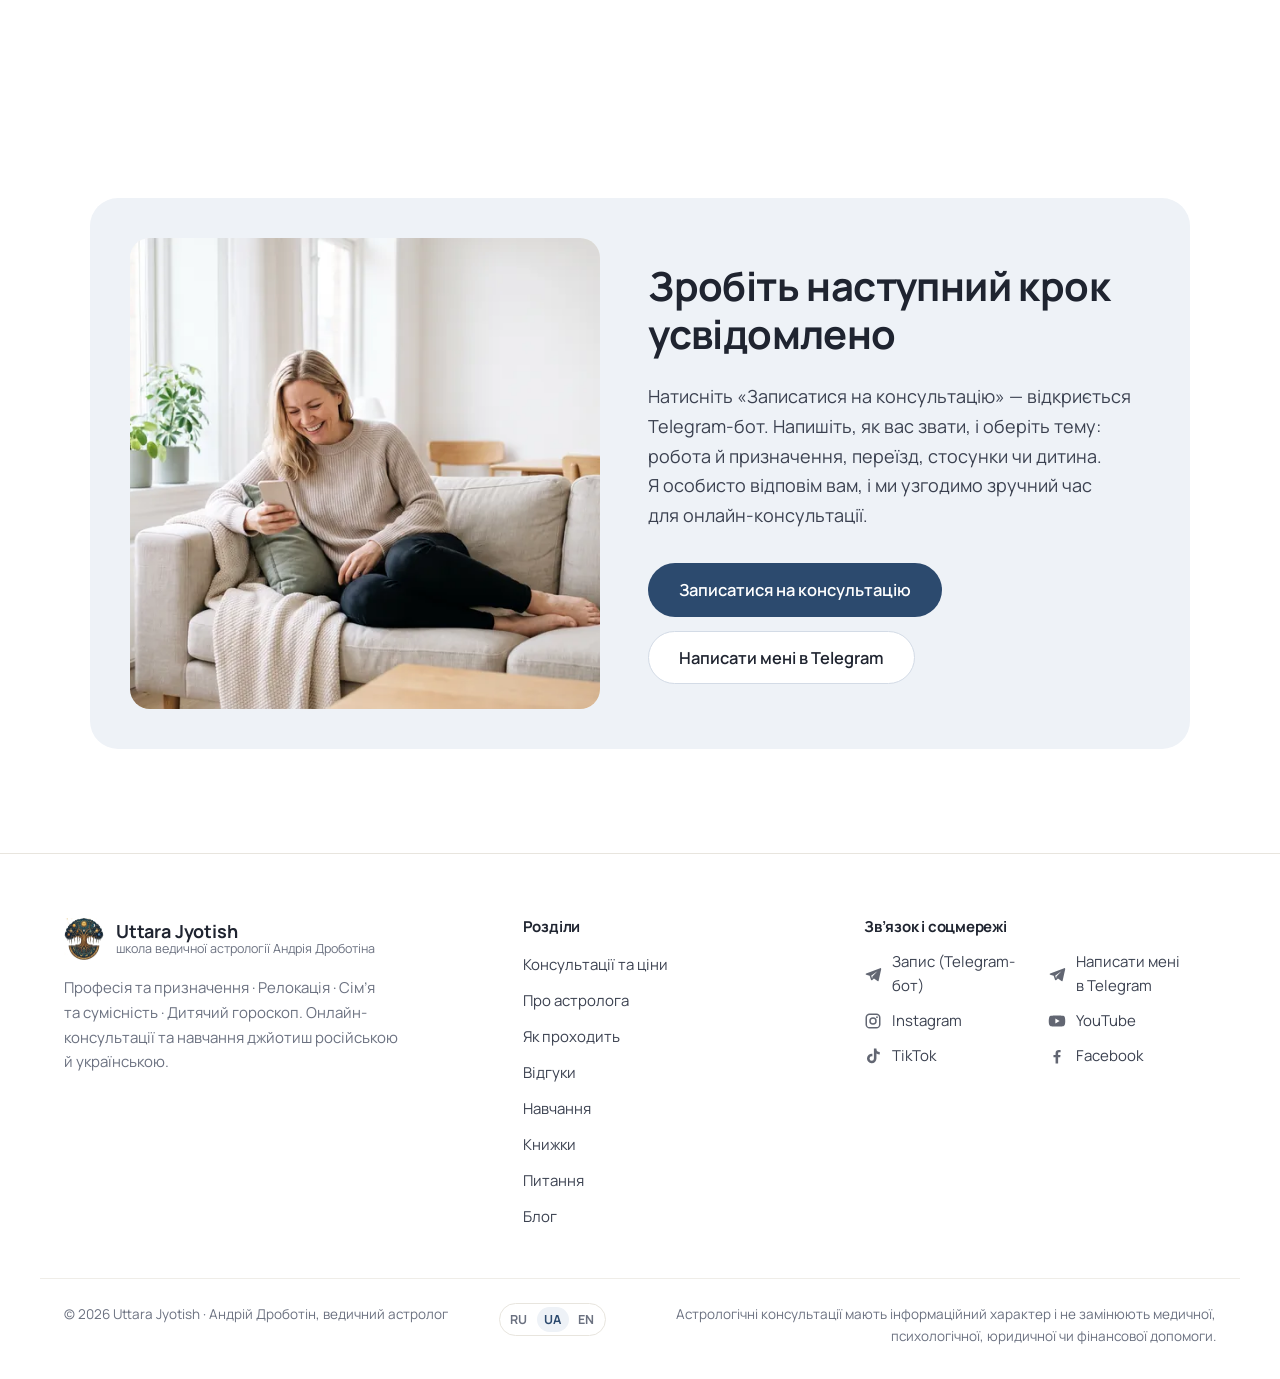
<file: uk/index.html>
<!doctype html>
<html lang="uk">
<head>
<meta charset="utf-8">
<meta name="viewport" content="width=device-width, initial-scale=1">
<title>Ведичний астролог Андрій Дроботін — призначення, релокація, сумісність | Uttara Jyotish</title>
<meta name="description" content="Онлайн-консультації ведичного астролога (джйотиш) Андрія Дроботіна: професія та призначення — 120 €, релокація — 80 €, сумісність пари та шлюб — 110 €, дитячий гороскоп. Понад 18 років практики. Відеозапис і письмовий розбір карти.">
<meta name="keywords" content="ведичний астролог онлайн, консультація джйотиш, призначення за картою народження, вибір професії за ведичною астрологією, свадхарма, дашамша, релокація астрологія, астрокартографія куди переїхати, сумісність пари ведична астрологія, синастрія, дитячий гороскоп джйотиш, курси джйотиш онлайн">
<meta name="author" content="Андрій Дроботін, Uttara Jyotish">
<meta name="robots" content="index, follow, max-image-preview:large">
<meta name="theme-color" content="#ffffff">
<link rel="canonical" href="https://andreyastrolog-gif.github.io/uttara-jyotish/uk/">
<link rel="alternate" hreflang="ru" href="https://andreyastrolog-gif.github.io/uttara-jyotish/">
<link rel="alternate" hreflang="uk" href="https://andreyastrolog-gif.github.io/uttara-jyotish/uk/">
<link rel="alternate" hreflang="en" href="https://andreyastrolog-gif.github.io/uttara-jyotish/en/">
<link rel="alternate" hreflang="x-default" href="https://andreyastrolog-gif.github.io/uttara-jyotish/">

<meta property="og:type" content="website">
<meta property="og:locale" content="uk_UA">
<meta property="og:locale:alternate" content="ru_RU">
<meta property="og:locale:alternate" content="en_US">
<meta property="og:site_name" content="Uttara Jyotish">
<meta property="og:title" content="Андрій Дроботін — ведичний астролог | Uttara Jyotish">
<meta property="og:description" content="Професія та призначення, релокація, сумісність і шлюб, дитячий гороскоп. Онлайн-консультації з джйотиш: відеозапис і письмовий розбір карти.">
<meta property="og:url" content="https://andreyastrolog-gif.github.io/uttara-jyotish/uk/">
<meta property="og:image" content="https://andreyastrolog-gif.github.io/uttara-jyotish/img/og-image.jpg">
<meta property="og:image:width" content="1200">
<meta property="og:image:height" content="630">
<meta property="og:image:alt" content="Uttara Jyotish — ведичний астролог Андрій Дроботін">
<meta name="twitter:card" content="summary_large_image">
<meta name="twitter:title" content="Андрій Дроботін — ведичний астролог | Uttara Jyotish">
<meta name="twitter:description" content="Професія та призначення, релокація, сумісність і шлюб, дитячий гороскоп. Онлайн-консультації з ведичної астрології.">
<meta name="twitter:image" content="https://andreyastrolog-gif.github.io/uttara-jyotish/img/og-image.jpg">

<link rel="icon" href="../favicon.ico" sizes="48x48">
<link rel="icon" type="image/png" sizes="32x32" href="../favicon-32.png">
<link rel="icon" type="image/png" sizes="16x16" href="../favicon-16.png">
<link rel="apple-touch-icon" href="../apple-touch-icon.png">
<link rel="manifest" href="../site.webmanifest">
<link rel="alternate" type="application/rss+xml" title="Uttara Jyotish — блог про ведичну астрологію" href="blog/rss.xml">

<link rel="preload" href="../fonts/manrope.woff2" as="font" type="font/woff2" crossorigin>
<link rel="preload" as="image" href="../img/andrey-desk-v.webp" imagesrcset="../img/andrey-desk-v-600.webp 600w, ../img/andrey-desk-v.webp 900w" imagesizes="(min-width: 1000px) 440px, (max-width: 640px) min(400px, 92vw), 420px" type="image/webp">
<link rel="stylesheet" href="../css/style.css">
<script>document.documentElement.classList.add('js');</script>
<script type="application/ld+json">
{
 "@context": "https://schema.org",
 "@graph": [
  {
   "@type": "WebSite",
   "@id": "https://andreyastrolog-gif.github.io/uttara-jyotish/#website",
   "url": "https://andreyastrolog-gif.github.io/uttara-jyotish/",
   "name": "Uttara Jyotish",
   "inLanguage": [
    "ru",
    "uk",
    "en"
   ],
   "publisher": {
    "@id": "https://andreyastrolog-gif.github.io/uttara-jyotish/#andrey"
   }
  },
  {
   "@type": "WebPage",
   "@id": "https://andreyastrolog-gif.github.io/uttara-jyotish/uk/#webpage",
   "url": "https://andreyastrolog-gif.github.io/uttara-jyotish/uk/",
   "name": "Ведичний астролог Андрій Дроботін — призначення, релокація, сумісність | Uttara Jyotish",
   "description": "Онлайн-консультації ведичного астролога (джйотиш) Андрія Дроботіна: професія та призначення — 120 €, релокація — 80 €, сумісність пари та шлюб — 110 €, дитячий гороскоп. Понад 18 років практики. Відеозапис і письмовий розбір карти.",
   "isPartOf": {
    "@id": "https://andreyastrolog-gif.github.io/uttara-jyotish/#website"
   },
   "about": {
    "@id": "https://andreyastrolog-gif.github.io/uttara-jyotish/#andrey"
   },
   "primaryImageOfPage": "https://andreyastrolog-gif.github.io/uttara-jyotish/img/og-image.jpg",
   "inLanguage": "uk"
  },
  {
   "@type": "Person",
   "@id": "https://andreyastrolog-gif.github.io/uttara-jyotish/#andrey",
   "name": "Андрій Дроботін",
   "alternateName": "Андрей Дроботин",
   "jobTitle": "Ведичний астролог",
   "description": "Ведичний астролог (джйотиш), засновник школи Uttara Jyotish. Понад 18 років в астрології, йозі та аюрведі, понад 18 000 годин лекцій і понад 7 000 годин індивідуальних консультацій. Онлайн-консультації: професія та призначення, релокація, сумісність і шлюб, дитячий гороскоп.",
   "image": "https://andreyastrolog-gif.github.io/uttara-jyotish/img/andrey-desk-v.jpg",
   "url": "https://andreyastrolog-gif.github.io/uttara-jyotish/uk/",
   "sameAs": [
    "https://t.me/andreyastrolog"
   ],
   "contactPoint": [
    {
     "@type": "ContactPoint",
     "contactType": "Запис на консультацію",
     "url": "https://t.me/andreyastrologbot?start=site",
     "availableLanguage": [
      "ru",
      "uk"
     ]
    },
    {
     "@type": "ContactPoint",
     "contactType": "Особисті повідомлення",
     "url": "https://t.me/andreyastrolog",
     "availableLanguage": [
      "ru",
      "uk"
     ]
    }
   ],
   "knowsAbout": [
    "Ведична астрологія",
    "Джйотиш",
    "Свадхарма",
    "Дашамша",
    "Астрокартографія",
    "Релокація",
    "Синастрія",
    "Сумісність пари",
    "Дитячий гороскоп",
    "Накшатри",
    "Йога",
    "Аюрведа"
   ],
   "knowsLanguage": [
    "ru",
    "uk"
   ]
  },
  {
   "@type": "Service",
   "@id": "https://andreyastrolog-gif.github.io/uttara-jyotish/uk/#career",
   "name": "Консультація «Професійний пошук»: професія та призначення (свадхарма)",
   "serviceType": "Астрологічна консультація",
   "description": "Розбір карти народження щодо професії та призначення: лагна, 10-й дім, Атмакарака, Аматьякарака, Дашамша (D10), періоди для змін. Відеозапис і письмовий розбір.",
   "provider": {
    "@id": "https://andreyastrolog-gif.github.io/uttara-jyotish/#andrey"
   },
   "areaServed": "Worldwide",
   "availableChannel": {
    "@type": "ServiceChannel",
    "name": "Запис через Telegram-бот",
    "serviceUrl": "https://t.me/andreyastrologbot?start=site",
    "availableLanguage": [
     "ru",
     "uk"
    ]
   },
   "availableLanguage": [
    "ru",
    "uk"
   ],
   "offers": {
    "@type": "Offer",
    "price": "120",
    "priceCurrency": "EUR",
    "url": "https://andreyastrolog-gif.github.io/uttara-jyotish/uk/#career"
   }
  },
  {
   "@type": "Service",
   "@id": "https://andreyastrolog-gif.github.io/uttara-jyotish/uk/#relocation",
   "name": "Консультація «Релокація»: вибір місця для життя за астрокартографією",
   "serviceType": "Астрологічна консультація",
   "description": "Порівняння міст і країн за картою народження за допомогою астрокартографії (ліній АКГ), сильні сторони нинішнього місця. Відеозапис і письмовий розбір.",
   "provider": {
    "@id": "https://andreyastrolog-gif.github.io/uttara-jyotish/#andrey"
   },
   "areaServed": "Worldwide",
   "availableChannel": {
    "@type": "ServiceChannel",
    "name": "Запис через Telegram-бот",
    "serviceUrl": "https://t.me/andreyastrologbot?start=site",
    "availableLanguage": [
     "ru",
     "uk"
    ]
   },
   "availableLanguage": [
    "ru",
    "uk"
   ],
   "offers": {
    "@type": "Offer",
    "price": "80",
    "priceCurrency": "EUR",
    "url": "https://andreyastrolog-gif.github.io/uttara-jyotish/uk/#relocation"
   }
  },
  {
   "@type": "Service",
   "@id": "https://andreyastrolog-gif.github.io/uttara-jyotish/uk/#family",
   "name": "Консультація «Подружня сумісність»: синастрія пари",
   "serviceType": "Астрологічна консультація",
   "description": "Сумісність пари за ведичною астрологією: Місяць, взаємодія планет, осі стосунків, Навамша (D9). Відеозапис і письмовий розбір.",
   "provider": {
    "@id": "https://andreyastrolog-gif.github.io/uttara-jyotish/#andrey"
   },
   "areaServed": "Worldwide",
   "availableChannel": {
    "@type": "ServiceChannel",
    "name": "Запис через Telegram-бот",
    "serviceUrl": "https://t.me/andreyastrologbot?start=site",
    "availableLanguage": [
     "ru",
     "uk"
    ]
   },
   "availableLanguage": [
    "ru",
    "uk"
   ],
   "offers": {
    "@type": "Offer",
    "price": "110",
    "priceCurrency": "EUR",
    "url": "https://andreyastrolog-gif.github.io/uttara-jyotish/uk/#family"
   }
  },
  {
   "@type": "Service",
   "@id": "https://andreyastrolog-gif.github.io/uttara-jyotish/uk/#children",
   "name": "Дитячий гороскоп за ведичною астрологією",
   "serviceType": "Астрологічна консультація",
   "description": "Розбір карти дитини: характер, таланти, вразливі сторони, етапи освіти, рекомендації батькам. Вартість за запитом.",
   "provider": {
    "@id": "https://andreyastrolog-gif.github.io/uttara-jyotish/#andrey"
   },
   "areaServed": "Worldwide",
   "availableChannel": {
    "@type": "ServiceChannel",
    "name": "Запис через Telegram-бот",
    "serviceUrl": "https://t.me/andreyastrologbot?start=site",
    "availableLanguage": [
     "ru",
     "uk"
    ]
   },
   "availableLanguage": [
    "ru",
    "uk"
   ]
  },
  {
   "@type": "Service",
   "@id": "https://andreyastrolog-gif.github.io/uttara-jyotish/uk/#extra-12",
   "name": "Консультація «12 сфер долі»",
   "serviceType": "Астрологічна консультація",
   "description": "Глибокий аналіз 12 сфер життя та потенціалу за картою народження.",
   "provider": {
    "@id": "https://andreyastrolog-gif.github.io/uttara-jyotish/#andrey"
   },
   "areaServed": "Worldwide",
   "availableChannel": {
    "@type": "ServiceChannel",
    "name": "Запис через Telegram-бот",
    "serviceUrl": "https://t.me/andreyastrologbot?start=site",
    "availableLanguage": [
     "ru",
     "uk"
    ]
   },
   "availableLanguage": [
    "ru",
    "uk"
   ],
   "offers": {
    "@type": "Offer",
    "price": "100",
    "priceCurrency": "EUR",
    "url": "https://andreyastrolog-gif.github.io/uttara-jyotish/uk/#extra-12"
   }
  },
  {
   "@type": "Service",
   "@id": "https://andreyastrolog-gif.github.io/uttara-jyotish/uk/#extra-periods",
   "name": "Консультація «Періоди долі»",
   "serviceType": "Астрологічна консультація",
   "description": "Астрологічний аналіз життєвих періодів за картою народження.",
   "provider": {
    "@id": "https://andreyastrolog-gif.github.io/uttara-jyotish/#andrey"
   },
   "areaServed": "Worldwide",
   "availableChannel": {
    "@type": "ServiceChannel",
    "name": "Запис через Telegram-бот",
    "serviceUrl": "https://t.me/andreyastrologbot?start=site",
    "availableLanguage": [
     "ru",
     "uk"
    ]
   },
   "availableLanguage": [
    "ru",
    "uk"
   ],
   "offers": {
    "@type": "Offer",
    "price": "140",
    "priceCurrency": "EUR",
    "url": "https://andreyastrolog-gif.github.io/uttara-jyotish/uk/#extra-periods"
   }
  },
  {
   "@type": "Service",
   "@id": "https://andreyastrolog-gif.github.io/uttara-jyotish/uk/#courses",
   "name": "Навчання ведичної астрології джйотиш онлайн",
   "serviceType": "Навчання",
   "description": "Цілісний курс джйотиш (тарифи: донат, 15 € і 25 € на тиждень), курси та експрес-курси в записі, безкоштовний пробний урок.",
   "provider": {
    "@id": "https://andreyastrolog-gif.github.io/uttara-jyotish/#andrey"
   },
   "areaServed": "Worldwide",
   "availableLanguage": [
    "ru",
    "uk"
   ]
  },
  {
   "@type": "FAQPage",
   "@id": "https://andreyastrolog-gif.github.io/uttara-jyotish/uk/#faq",
   "inLanguage": "uk",
   "mainEntity": [
    {
     "@type": "Question",
     "name": "Чи можна за картою народження зрозуміти своє призначення та професію, яка підходить?",
     "acceptedAnswer": {
      "@type": "Answer",
      "text": "Так, це один із головних напрямів моєї роботи. У ведичній астрології призначення (свадхарму) і професію дивляться за лагною, управителями 1-го та 10-го домів, Атмакаракою та Аматьякаракою, а також за Дашамшею (D10) — дробовою картою професії. Карта показує ваші сильні сторони, характер діяльності, що вам підходить, і періоди, вдалі для змін. Рішення завжди залишається за вами — астрологія допомагає ухвалити його усвідомлено. Консультація «Професійний пошук» коштує 120 €."
     }
    },
    {
     "@type": "Question",
     "name": "Як ведична астрологія допомагає обрати місто чи країну для переїзду?",
     "acceptedAnswer": {
      "@type": "Answer",
      "text": "Карта народження по-різному проявляється в різних точках світу. За допомогою астрокартографії (ліній АКГ) видно, де сильніше звучать теми роботи, доходу, стосунків і внутрішнього спокою. На консультації «Релокація» (80 €) ми порівнюємо конкретні варіанти, які ви розглядаєте, і розбираємо сильні сторони місця, де ви живете зараз."
     }
    },
    {
     "@type": "Question",
     "name": "Як перевірити сумісність пари і чи варто брати шлюб?",
     "acceptedAnswer": {
      "@type": "Answer",
      "text": "Для цього роблять синастрію — порівняння карт народження обох партнерів. Я дивлюся сумісність за Місяцем, взаємодію планет, осі стосунків і Навамшу (D9). Ви дізнаєтеся, які позиції у взаємодії сильні, а які напружені, і як уникнути небажаних сценаріїв у сімейному житті. Консультація «Подружня сумісність» коштує 110 €."
     }
    },
    {
     "@type": "Question",
     "name": "Навіщо батькам дитячий гороскоп?",
     "acceptedAnswer": {
      "@type": "Answer",
      "text": "Дитячий гороскоп допомагає зрозуміти характер, таланти та вразливі сторони дитини, обрати заняття і напрям навчання, які їй підходять, і підтримувати її відповідно до її природи — без тиску й страху. Важливо, що не всі складні показники в карті означають проблеми: ми шукаємо реальний потенціал розвитку. Вартість — за запитом, напишіть мені в Telegram."
     }
    },
    {
     "@type": "Question",
     "name": "Скільки коштує консультація ведичного астролога?",
     "acceptedAnswer": {
      "@type": "Answer",
      "text": "Ціни в євро: «Професійний пошук» — 120 €, «Релокація» — 80 €, «Подружня сумісність» — 110 €, «12 сфер долі» — 100 €, «Періоди долі» — 140 €. Вартість консультації з дитячого гороскопа — за запитом."
     }
    },
    {
     "@type": "Question",
     "name": "Як проходить онлайн-консультація і що я отримаю після неї?",
     "acceptedAnswer": {
      "@type": "Answer",
      "text": "Ви натискаєте кнопку «Записатися» — відкривається Telegram-бот. Ви пишете, як вас звати, і обираєте тему, а я особисто відповім вам там само, у Telegram: обговоримо тему консультації та узгодимо зручний час. Консультація проходить онлайн і записується на відео — ви зможете переглядати її скільки завгодно. Після неї ви також отримуєте текстові матеріали з детальним аналізом вашого гороскопа: планети, знаки зодіаку, доми. Знати астрологію заздалегідь не потрібно: пояснюю структуровано, без складного езотеричного сленгу."
     }
    },
    {
     "@type": "Question",
     "name": "Які дані потрібні для розбору карти?",
     "acceptedAnswer": {
      "@type": "Answer",
      "text": "Для побудови карти потрібні дата, час і місце народження. Для сумісності — дані обох партнерів, для дитячого гороскопа — дані дитини, для релокації — ще й міста чи країни, які ви розглядаєте. Усі деталі уточнимо під час запису."
     }
    },
    {
     "@type": "Question",
     "name": "Якою мовою проходять консультації і чи можна записатися з іншої країни?",
     "acceptedAnswer": {
      "@type": "Answer",
      "text": "Я працюю російською та українською мовами. Консультації проходять онлайн, тож записатися можна з будь-якої країни."
     }
    }
   ]
  }
 ]
}
</script>
</head>
<body>
<a class="skip-link" href="#main">Перейти до&nbsp;змісту</a>

<header class="site-header" id="siteHeader">
  <div class="container header-inner">
    <a class="brand" href="#top" aria-label="Uttara Jyotish — на головну">
      <img src="../img/emblem-160.webp" width="160" height="170" alt="" class="brand-emblem">
      <span class="brand-text"><span class="brand-name">Uttara Jyotish</span><span class="brand-sub">ведична астрологія</span></span>
    </a>
    <nav class="main-nav" id="mainNav" aria-label="Головне меню">
      <ul>
        <li><a href="#services">Консультації</a></li><li><a href="#about">Про астролога</a></li><li><a href="#how">Як&nbsp;проходить</a></li><li><a href="#reviews">Відгуки</a></li><li><a href="#courses">Навчання</a></li><li><a href="#faq">Питання</a></li><li><a href="blog/">Блог</a></li>
      </ul>
      <a class="btn btn-primary btn-sm nav-cta" href="https://t.me/andreyastrologbot?start=site" data-link="booking" target="_blank" rel="noopener">Записатися</a>
    </nav>
    <div class="header-tools">
      <ul class="lang-switch" aria-label="Мова сайту"><li><a href="../" hreflang="ru" lang="ru" data-lang-pick="ru" title="Русский" aria-label="Русский">RU</a></li><li><a href="./" hreflang="uk" lang="uk" data-lang-pick="uk" title="Українська" aria-label="Українська" aria-current="true">UA</a></li><li><a href="../en/" hreflang="en" lang="en" data-lang-pick="en" title="English" aria-label="English">EN</a></li></ul>
      <button class="nav-toggle" id="navToggle" aria-controls="mainNav" aria-expanded="false" aria-label="Відкрити меню" data-label-open="Відкрити меню" data-label-close="Закрити меню">
        <span></span><span></span><span></span>
      </button>
    </div>
  </div>
</header>

<main id="main">

<!-- ============ HERO ============ -->
<section class="hero" id="top" aria-labelledby="hero-title">
  <div class="container hero-grid">
    <div class="hero-text">
      <p class="kicker reveal">Андрій Дроботін · ведичний астролог · онлайн-консультації</p>
      <h1 id="hero-title" class="reveal" style="--d:.06s">
        <span class="h1-main">Знайдіть свою справу, своє місце і&nbsp;гармонію у&nbsp;стосунках</span>
        <span class="h1-sub">Консультації з&nbsp;ведичної астрології (джйотиш) онлайн&nbsp;— за&nbsp;вашою картою народження</span>
      </h1>
      <p class="hero-lead reveal" style="--d:.12s">Я&nbsp;— Андрій Дроботін, ведичний астролог і&nbsp;засновник школи Uttara Jyotish, понад 18 років в&nbsp;астрології, йозі та&nbsp;аюрведі. За&nbsp;картою народження допомагаю зрозуміти своє призначення і&nbsp;роботу, яка вам&nbsp;підходить, обрати місце для&nbsp;життя, розібратися у&nbsp;стосунках і&nbsp;побачити потенціал дитини. Структуровано, чесно і&nbsp;без&nbsp;езотеричного сленгу.</p>
      <ul class="hero-topics reveal" style="--d:.18s" aria-label="Напрями консультацій">
        <li><a href="#career">Робота, професія та&nbsp;призначення</a></li><li><a href="#relocation">Релокація: де&nbsp;вам&nbsp;краще жити</a></li><li><a href="#family">Сім’я, сумісність і&nbsp;шлюб</a></li><li><a href="#children">Дитячий гороскоп</a></li>
      </ul>
      <div class="hero-actions reveal" style="--d:.24s">
        <a class="btn btn-primary btn-lg" href="https://t.me/andreyastrologbot?start=site" data-link="booking" target="_blank" rel="noopener">Записатися на&nbsp;консультацію</a>
        <a class="btn btn-secondary btn-lg" href="#services">Напрями та&nbsp;ціни</a>
      </div>
      <p class="hero-trust reveal" style="--d:.3s">Відеозапис консультації та&nbsp;письмовий розбір карти залишаються у&nbsp;вас</p>
    </div>
    <figure class="hero-photo reveal" style="--d:.1s">
      <picture>
        <source type="image/webp" srcset="../img/andrey-desk-v-600.webp 600w, ../img/andrey-desk-v.webp 900w" sizes="(min-width: 1000px) 440px, (max-width: 640px) min(400px, 92vw), 420px">
        <img src="../img/andrey-desk-v-600.jpg" srcset="../img/andrey-desk-v-600.jpg 600w, ../img/andrey-desk-v.jpg 900w" sizes="(min-width: 1000px) 440px, (max-width: 640px) min(400px, 92vw), 420px" width="900" height="1200" alt="Андрій Дроботін — ведичний астролог, проводить онлайн-консультацію за робочим столом" fetchpriority="high" decoding="async">
      </picture>
    </figure>
  </div>
</section>

<!-- ============ SERVICES ============ -->
<section class="section" id="services" aria-labelledby="services-title">
  <div class="container">
    <div class="section-head">
      <p class="eyebrow reveal">Консультації</p>
      <h2 id="services-title" class="reveal">Консультації з&nbsp;ведичної астрології онлайн</h2>
      <p class="section-lead reveal">Чотири головні напрями моєї роботи. Кожна консультація&nbsp;— це&nbsp;розбір вашої карти народження під&nbsp;конкретне питання, з&nbsp;практичними рекомендаціями, відеозаписом і&nbsp;письмовим аналізом після зустрічі.</p>
      <ul class="svc-chips reveal" aria-label="Перейти до напряму"><li><a href="#career"><span>01</span>Робота</a></li><li><a href="#relocation"><span>02</span>Релокація</a></li><li><a href="#family"><span>03</span>Сім’я та&nbsp;сумісність</a></li><li><a href="#children"><span>04</span>Дитячий гороскоп</a></li></ul>
    </div>
    <div class="svc-list">
      <article class="svc reveal" id="career" aria-labelledby="career-title">
        <figure class="svc-media"><img src="../img/sections/career-585067f1-800.webp" srcset="../img/sections/career-585067f1-800.webp 800w, ../img/sections/career-585067f1-1600.webp 1600w" sizes="(min-width: 1240px) 1200px, 94vw" width="1600" height="893" alt="Жінка за ноутбуком у світлому домашньому кабінеті замислено дивиться у вікно, підперши підборіддя рукою, — розмірковує про роботу і свою справу" loading="lazy" decoding="async"></figure>
        <header class="svc-head">
          <div class="svc-title">
            <div class="card-ico" aria-hidden="true"><svg viewBox="0 0 48 48"><circle cx="24" cy="24" r="17"/><path d="M31 17l-4.5 9.5L17 31l4.5-9.5z"/><circle cx="24" cy="24" r="1.6"/></svg></div>
            <div>
              <p class="svc-kicker"><span class="svc-num">01</span> Робота, професія, призначення</p>
              <h3 id="career-title">Професія та&nbsp;призначення: знайти свою справу</h3>
              <p class="svc-name">Консультація «Професійний пошук: ваш&nbsp;шлях до&nbsp;успіху»</p>
            </div>
          </div>
          <div class="svc-buy">
            <p class="svc-price">120&nbsp;€</p>
            <a class="btn btn-primary" href="https://t.me/andreyastrologbot?start=site" data-link="booking" target="_blank" rel="noopener">Записатися</a>
          </div>
        </header>
        <div class="svc-grid">
          <div class="svc-block svc-pain">
            <h4>Знайомо?</h4>
            <ul class="inner-quotes"><li>«Я&nbsp;все&nbsp;роблю правильно, але робота не&nbsp;приносить ні&nbsp;радості, ні&nbsp;потрібного доходу».</li><li>«Роки минають, а&nbsp;я&nbsp;досі не&nbsp;розумію, в&nbsp;чому моя&nbsp;справа».</li><li>«Щоранку змушую себе йти туди, де&nbsp;почуваюся чужим».</li><li>«Хочу змінити професію або&nbsp;почати власну справу, але боюся помилитися».</li></ul>
          </div>
          <div class="svc-block svc-risk">
            <h4>Якщо нічого не&nbsp;змінювати</h4>
            <p>Роки йдуть на&nbsp;роботу, яка не&nbsp;ваша. Втома накопичується й&nbsp;переходить у&nbsp;вигорання, дохід упирається в&nbsp;ту&nbsp;саму стелю, а&nbsp;рішення про&nbsp;зміну професії ухвалюються навмання&nbsp;— під&nbsp;тиском обставин чи&nbsp;чужих порад. З&nbsp;часом зростає відчуття, що&nbsp;життя минає повз, і&nbsp;щось змінити стає дедалі важче.</p>
          </div>
          <div class="svc-block svc-solution">
            <h4>Що&nbsp;покаже ваша карта і&nbsp;як&nbsp;проходить консультація</h4>
            <p>Карта народження показує, яка діяльність підходить вам&nbsp;за&nbsp;природою. Я&nbsp;дивлюся лагну й&nbsp;управителів 1-го та&nbsp;10-го домів, Атмакараку та&nbsp;Аматьякараку, дробову карту професії&nbsp;— Дашамшу (D10), знаки й&nbsp;накшатри. Так видно ваші сильні та&nbsp;слабкі сторони в&nbsp;роботі й&nbsp;бізнесі, характер діяльності, який вам&nbsp;підходить, і&nbsp;сфери, де&nbsp;ви&nbsp;можете реалізуватися найповніше.</p><p>Окремо розбираємо періоди життя: коли краще змінювати напрям, навчатися чи&nbsp;починати власну справу. Ви&nbsp;ставите свої запитання&nbsp;— про&nbsp;поточну роботу, бізнес, навчання,&nbsp;— і&nbsp;ми&nbsp;пов’язуємо їх&nbsp;із&nbsp;картою.</p>
          </div>
          <div class="svc-block svc-result">
            <h4>Що&nbsp;ви&nbsp;отримаєте</h4>
            <ul class="ticks"><li>Розуміння своєї свадхарми&nbsp;— справи, яка по-справжньому ваша: «одна професія, але по-справжньому своя»</li><li>Чітку картину сильних сторін і&nbsp;сфер діяльності, що&nbsp;вам&nbsp;підходять</li><li>Розуміння, які кроки доречні зараз, а&nbsp;які краще відкласти</li><li>Спокійну впевненість у&nbsp;рішеннях замість метань</li><li>Відеозапис консультації та&nbsp;письмовий розбір карти</li></ul>
          </div>
        </div>
      </article>
      <article class="svc reveal" id="relocation" aria-labelledby="relocation-title">
        <figure class="svc-media"><img src="../img/sections/relocation-d4271bae-800.webp" srcset="../img/sections/relocation-d4271bae-800.webp 800w, ../img/sections/relocation-d4271bae-1600.webp 1600w" sizes="(min-width: 1240px) 1200px, 94vw" width="1600" height="893" alt="Жінка з валізою і пальтом у руці стоїть біля великого вікна й дивиться на місто, розмірковуючи, де їй краще жити" loading="lazy" decoding="async"></figure>
        <header class="svc-head">
          <div class="svc-title">
            <div class="card-ico" aria-hidden="true"><svg viewBox="0 0 48 48"><circle cx="24" cy="24" r="17"/><path d="M7 24h34M24 7c5 5 7 11 7 17s-2 12-7 17c-5-5-7-11-7-17s2-12 7-17z"/></svg></div>
            <div>
              <p class="svc-kicker"><span class="svc-num">02</span> Релокація</p>
              <h3 id="relocation-title">Релокація: де&nbsp;вам&nbsp;буде краще жити й&nbsp;працювати</h3>
              <p class="svc-name">Консультація «Релокація: ваш&nbsp;ідеальний простір»</p>
            </div>
          </div>
          <div class="svc-buy">
            <p class="svc-price">80&nbsp;€</p>
            <a class="btn btn-primary" href="https://t.me/andreyastrologbot?start=site" data-link="booking" target="_blank" rel="noopener">Записатися</a>
          </div>
        </header>
        <div class="svc-grid">
          <div class="svc-block svc-pain">
            <h4>Знайомо?</h4>
            <ul class="inner-quotes"><li>«Ми&nbsp;переїхали, а&nbsp;легше не&nbsp;стало&nbsp;— наче все&nbsp;падає з&nbsp;рук».</li><li>«Обираю між кількома містами й&nbsp;ніяк не&nbsp;можу наважитися».</li><li>«Там, де&nbsp;я&nbsp;живу, мені тісно: не&nbsp;складаються ні&nbsp;робота, ні&nbsp;стосунки».</li><li>«Переїзд&nbsp;— надто великий крок, щоб робити його навмання».</li></ul>
          </div>
          <div class="svc-block svc-risk">
            <h4>Якщо нічого не&nbsp;змінювати</h4>
            <p>Переїзд&nbsp;— одне з&nbsp;найвитратніших рішень у&nbsp;житті: гроші, сили, зв’язки, роки на&nbsp;адаптацію. Якщо обирати місце навмання, на&nbsp;новому місці можуть повторитися старі труднощі, а&nbsp;на&nbsp;наступний переїзд підуть нові ресурси. А&nbsp;буває, що&nbsp;людина роками залишається там, де&nbsp;їй&nbsp;важко, просто тому, що&nbsp;не&nbsp;бачить, куди рухатися.</p>
          </div>
          <div class="svc-block svc-solution">
            <h4>Що&nbsp;покаже ваша карта і&nbsp;як&nbsp;проходить консультація</h4>
            <p>Ваша карта народження по-різному проявляється в&nbsp;різних точках світу. За&nbsp;допомогою астрокартографії (ліній АКГ) я&nbsp;дивлюся, де&nbsp;сильніше звучать планети, пов’язані з&nbsp;роботою, доходом, стосунками та&nbsp;внутрішнім спокоєм, а&nbsp;де&nbsp;їхній вплив складніший.</p><p>На&nbsp;консультації порівнюємо конкретні міста й&nbsp;країни, які ви&nbsp;розглядаєте, обираємо напрям і&nbsp;розбираємо, як&nbsp;розкрити сильні сторони місця, де&nbsp;ви&nbsp;живете зараз,&nbsp;— щоб використовувати їх&nbsp;на&nbsp;повну.</p>
          </div>
          <div class="svc-block svc-result">
            <h4>Що&nbsp;ви&nbsp;отримаєте</h4>
            <ul class="ticks"><li>Розуміння, у&nbsp;якому місці життя може стати гармонійнішим, робота&nbsp;— успішнішою, а&nbsp;відпочинок&nbsp;— приносити справжню насолоду</li><li>Порівняння ваших варіантів переїзду за&nbsp;картою</li><li>Сильні сторони нинішнього місця та&nbsp;способи їх&nbsp;використати</li><li>Упевнене, виважене рішення замість лотереї</li><li>Відеозапис консультації та&nbsp;письмовий розбір карти</li></ul>
          </div>
        </div>
      </article>
      <article class="svc reveal" id="family" aria-labelledby="family-title">
        <figure class="svc-media"><img src="../img/sections/family-6c842891-800.webp" srcset="../img/sections/family-6c842891-800.webp 800w, ../img/sections/family-6c842891-1600.webp 1600w" sizes="(min-width: 1240px) 1200px, 94vw" width="1600" height="893" alt="Пара за кухонним столом тримається за руки й щиро, спокійно розмовляє про стосунки" loading="lazy" decoding="async"></figure>
        <header class="svc-head">
          <div class="svc-title">
            <div class="card-ico" aria-hidden="true"><svg viewBox="0 0 48 48"><circle cx="18" cy="24" r="11"/><circle cx="30" cy="24" r="11"/><path d="M24 14.8v18.4"/></svg></div>
            <div>
              <p class="svc-kicker"><span class="svc-num">03</span> Сім’я, синастрія, сумісність, шлюб</p>
              <h3 id="family-title">Сумісність і&nbsp;шлюб: зрозуміти одне одного</h3>
              <p class="svc-name">Консультація «Подружня сумісність: астрологічний аналіз»</p>
            </div>
          </div>
          <div class="svc-buy">
            <p class="svc-price">110&nbsp;€</p>
            <a class="btn btn-primary" href="https://t.me/andreyastrologbot?start=site" data-link="booking" target="_blank" rel="noopener">Записатися</a>
          </div>
        </header>
        <div class="svc-grid">
          <div class="svc-block svc-pain">
            <h4>Знайомо?</h4>
            <ul class="inner-quotes"><li>«Ми&nbsp;кохаємо одне одного, але знову й&nbsp;знову сваримося через те&nbsp;саме».</li><li>«Я&nbsp;не&nbsp;розумію, чого партнер насправді від&nbsp;мене чекає».</li><li>«У&nbsp;стосунках у&nbsp;мене повторюється один і&nbsp;той самий сценарій».</li><li>«Чи&nbsp;готові ми&nbsp;до&nbsp;шлюбу&nbsp;— чи&nbsp;варто зачекати?»</li></ul>
          </div>
          <div class="svc-block svc-risk">
            <h4>Якщо нічого не&nbsp;змінювати</h4>
            <p>Незрозумілі відмінності з&nbsp;часом перетворюються на&nbsp;хронічні конфлікти. Накопичуються образи й&nbsp;дистанція, важливі рішення&nbsp;— про&nbsp;шлюб, дітей, розставання&nbsp;— ухвалюються на&nbsp;емоціях. А&nbsp;непрожитий сценарій часто переходить у&nbsp;наступні стосунки й&nbsp;позначається на&nbsp;дітях.</p>
          </div>
          <div class="svc-block svc-solution">
            <h4>Що&nbsp;покаже ваша карта і&nbsp;як&nbsp;проходить консультація</h4>
            <p>Синастрія&nbsp;— порівняння карт народження двох людей. Я&nbsp;дивлюся сумісність за&nbsp;Місяцем, взаємодію планет у&nbsp;картах партнерів, осі стосунків і&nbsp;Навамшу (D9)&nbsp;— карту шлюбу та&nbsp;партнерства. Розбираємо, які позиції у&nbsp;взаємодії сильні, а&nbsp;які напружені, у&nbsp;чому причина незадоволеності і&nbsp;як&nbsp;її&nbsp;збалансувати.</p><p>Говоримо відверто: моє&nbsp;завдання&nbsp;— не&nbsp;прикрашати й&nbsp;не&nbsp;лякати, а&nbsp;показати, як&nbsp;збудувати міцні стосунки з&nbsp;урахуванням природи кожного. Подібним чином можна розібрати й&nbsp;ділове партнерство.</p>
          </div>
          <div class="svc-block svc-result">
            <h4>Що&nbsp;ви&nbsp;отримаєте</h4>
            <ul class="ticks"><li>Розуміння своїх завдань і&nbsp;потреб у&nbsp;стосунках&nbsp;— та&nbsp;особливостей партнера</li><li>Ясність, на&nbsp;що&nbsp;робити акцент, а&nbsp;що&nbsp;пом’якшувати у&nbsp;взаємодії</li><li>Розуміння, як&nbsp;уникнути небажаних сценаріїв у&nbsp;сімейному житті</li><li>Опору для&nbsp;спокійних, усвідомлених рішень про&nbsp;майбутнє пари</li><li>Відеозапис консультації та&nbsp;письмовий розбір карт</li></ul>
          </div>
        </div>
      </article>
      <article class="svc reveal" id="children" aria-labelledby="children-title">
        <figure class="svc-media"><img src="../img/sections/children-4dd1dcdf-800.webp" srcset="../img/sections/children-4dd1dcdf-800.webp 800w, ../img/sections/children-4dd1dcdf-1600.webp 1600w" sizes="(min-width: 1240px) 1200px, 94vw" width="1600" height="893" alt="Мама з цікавістю і ніжністю дивиться, як її маленька донька малює кольоровими олівцями" loading="lazy" decoding="async"></figure>
        <header class="svc-head">
          <div class="svc-title">
            <div class="card-ico" aria-hidden="true"><svg viewBox="0 0 48 48"><path d="M24 40V22"/><path d="M24 26c0-7 5-11 13-11 0 8-5 11-13 11z"/><path d="M24 22c0-5-4-9-11-9 0 6 4 9 11 9z"/><path d="M14 40h20"/></svg></div>
            <div>
              <p class="svc-kicker"><span class="svc-num">04</span> Дитячий гороскоп</p>
              <h3 id="children-title">Дитячий гороскоп: зрозуміти свою дитину</h3>
              <p class="svc-name">Консультація «Гармонійний розвиток вашої дитини»</p>
            </div>
          </div>
          <div class="svc-buy">
            <p class="svc-price svc-price-text">за&nbsp;запитом</p>
            <a class="btn btn-primary" href="https://t.me/andreyastrologbot?start=site" data-link="booking" target="_blank" rel="noopener">Записатися</a>
          </div>
        </header>
        <div class="svc-grid">
          <div class="svc-block svc-pain">
            <h4>Знайомо?</h4>
            <ul class="inner-quotes"><li>«Моя дитина зовсім не&nbsp;така, як&nbsp;я, і&nbsp;я&nbsp;не&nbsp;знаю, як&nbsp;із&nbsp;нею говорити».</li><li>«У&nbsp;школі проблеми, а&nbsp;я&nbsp;не&nbsp;розумію, у&nbsp;чому причина».</li><li>«Боюся нав’язати їй&nbsp;свої очікування і&nbsp;зламати те, що&nbsp;в&nbsp;ній є».</li><li>«Які гуртки та&nbsp;який напрям обрати, щоб не&nbsp;помилитися?»</li></ul>
          </div>
          <div class="svc-block svc-risk">
            <h4>Якщо нічого не&nbsp;змінювати</h4>
            <p>Виховання навмання&nbsp;— через тиск, порівняння з&nbsp;іншими, власні страхи&nbsp;— ранить і&nbsp;дитину, і&nbsp;батьків. Таланти лишаються нерозкритими, а&nbsp;час, коли їх&nbsp;найлегше розвивати, спливає. Взаємне нерозуміння зростає і&nbsp;згодом переходить у&nbsp;доросле життя.</p>
          </div>
          <div class="svc-block svc-solution">
            <h4>Що&nbsp;покаже ваша карта і&nbsp;як&nbsp;проходить консультація</h4>
            <p>У&nbsp;карті дитини видно її&nbsp;характер, таланти та&nbsp;вразливі сторони. Я&nbsp;дивлюся, на&nbsp;які доми й&nbsp;планети варто звернути увагу, періоди планет у&nbsp;її&nbsp;житті, карту D12&nbsp;— як&nbsp;сім’я відображає карму дитини,&nbsp;— та&nbsp;етапи освіти: здібності, вибір гуртків і&nbsp;напряму.</p><p>Важливо: не&nbsp;всі складні показники в&nbsp;карті означають проблеми. Ми&nbsp;шукаємо реальний потенціал розвитку і&nbsp;те, як&nbsp;підтримати дитину відповідно до&nbsp;її&nbsp;природи, а&nbsp;не&nbsp;через страх чи&nbsp;очікування батьків.</p>
          </div>
          <div class="svc-block svc-result">
            <h4>Що&nbsp;ви&nbsp;отримаєте</h4>
            <ul class="ticks"><li>Розуміння, з&nbsp;якими бажаннями та&nbsp;завданнями дитина прийшла в&nbsp;цей світ</li><li>Чітку картину її&nbsp;сильних і&nbsp;вразливих сторін</li><li>Ідеї щодо навчання, гуртків і&nbsp;вибору напряму</li><li>Способи допомагати без&nbsp;тиску й&nbsp;страху&nbsp;— і&nbsp;тепліші стосунки в&nbsp;сім’ї</li><li>Відеозапис консультації та&nbsp;письмовий розбір карти</li></ul>
          </div>
        </div>
      </article>
    </div>

    <div class="extras">
      <div class="extras-head reveal">
        <h3>Додаткові консультації</h3>
        <p>Якщо хочете побачити картину життя цілком або&nbsp;розібратися в&nbsp;поточному періоді.</p>
      </div>
      <div class="extras-grid">
          <div class="extra reveal" style="--d:0.00s">
            <div class="extra-top"><h4>«12 сфер долі»</h4><p class="svc-price">100&nbsp;€</p></div>
            <p class="extra-sub">Глибокий аналіз вашого життєвого шляху та&nbsp;потенціалу</p>
            <p>Аналіз 12 важливих сфер життя крізь призму джйотиш: особистісний розвиток, сім’я, доходи, бізнес та&nbsp;інші. Ви&nbsp;побачите шаблони поведінки, які заважають рухатися вперед, і&nbsp;зрозумієте, як&nbsp;їх&nbsp;змінити.</p>
            <a class="btn btn-secondary btn-sm" href="https://t.me/andreyastrologbot?start=site" data-link="booking" target="_blank" rel="noopener">Записатися</a>
          </div>
          <div class="extra reveal" style="--d:0.06s">
            <div class="extra-top"><h4>«Періоди долі»</h4><p class="svc-price">140&nbsp;€</p></div>
            <p class="extra-sub">Астрологічний аналіз життєвих періодів</p>
            <p>Які планети й&nbsp;теми впливають на&nbsp;різні періоди вашого життя, що&nbsp;відбувається зараз і&nbsp;що&nbsp;чекає попереду. Розбираємо, що&nbsp;і&nbsp;як&nbsp;можна змінити, щоб дбайливіше пройти складні етапи та&nbsp;повніше використати сприятливі.</p>
            <a class="btn btn-secondary btn-sm" href="https://t.me/andreyastrologbot?start=site" data-link="booking" target="_blank" rel="noopener">Записатися</a>
          </div>
      </div>
    </div>
    <p class="prices-note reveal">Ціни вказано в&nbsp;євро. Усі консультації проходять онлайн.</p>
  </div>
</section>

<!-- ============ ABOUT ============ -->
<section class="section section-alt" id="about" aria-labelledby="about-title">
  <div class="container">
    <div class="about-grid">
      <div class="about-text">
        <p class="eyebrow reveal">Про астролога</p>
        <h2 id="about-title" class="reveal">Андрій Дроботін&nbsp;— ведичний астролог, засновник школи Uttara&nbsp;Jyotish</h2>
        <p class="reveal">Понад 18 років я&nbsp;займаюся астрологією, йогою та&nbsp;аюрведою. Джйотиш вивчаю і&nbsp;практикую щодня&nbsp;— по&nbsp;8–10 годин. Окрім особистих консультацій, викладаю ведичну астрологію і&nbsp;пишу книжки про&nbsp;стосунки, накшатри та&nbsp;дробові карти.</p><p class="reveal">Для мене астрологія&nbsp;— це&nbsp;потужний інструмент самопізнання, який дає змогу розкрити потенціал, долати життєві перешкоди й&nbsp;розвиватися на&nbsp;всіх рівнях. Це&nbsp;не&nbsp;лише передбачення майбутнього, а&nbsp;й&nbsp;глибоке розуміння психології та&nbsp;практичних аспектів життя.</p><p class="reveal">На&nbsp;консультації ми&nbsp;відверто говоримо про&nbsp;проблеми та&nbsp;виклики, з&nbsp;якими ви&nbsp;стикаєтеся. Я&nbsp;не&nbsp;прикрашатиму і&nbsp;не&nbsp;приховуватиму правду&nbsp;— але й&nbsp;лякати не&nbsp;буду. Моє завдання&nbsp;— структуровано, без&nbsp;складного езотеричного сленгу показати, що&nbsp;відбувається, і&nbsp;дати практичні рекомендації, які можна застосувати в&nbsp;житті.</p>
        <p class="note reveal">Астрологія не&nbsp;ухвалює рішень за&nbsp;людину і&nbsp;не&nbsp;гарантує результату. Це&nbsp;інструмент самопізнання, а&nbsp;вибір завжди залишається за&nbsp;вами.</p>
      </div>
      <div class="about-side">
        <ul class="stats" aria-label="Досвід у цифрах">
          <li class="stat reveal" style="--d:0.04s"><span class="stat-num">18+</span><span class="stat-label">років в&nbsp;астрології, йозі та&nbsp;аюрведі</span></li><li class="stat reveal" style="--d:0.10s"><span class="stat-num">18&nbsp;000+</span><span class="stat-label">годин лекцій і&nbsp;практичних занять</span></li><li class="stat reveal" style="--d:0.16s"><span class="stat-num">7&nbsp;000+</span><span class="stat-label">годин індивідуальних консультацій</span></li><li class="stat reveal" style="--d:0.22s"><span class="stat-num">RU&nbsp;· UA</span><span class="stat-label">консультації та&nbsp;навчання російською й&nbsp;українською</span></li>
        </ul>
        <blockquote class="pull-quote reveal">
          <p>«Без зайвої інформації та&nbsp;без&nbsp;езотеричного сленгу. Лише найкорисніші знання для&nbsp;практичного застосування».</p>
          <cite>Андрій Дроботін</cite>
        </blockquote>
      </div>
    </div>
  </div>
</section>

<!-- ============ HOW ============ -->
<section class="section" id="how" aria-labelledby="how-title">
  <div class="container">
    <div class="section-head">
      <p class="eyebrow reveal">Як&nbsp;це&nbsp;влаштовано</p>
      <h2 id="how-title" class="reveal">Як&nbsp;проходить онлайн-консультація</h2>
    </div>
    <figure class="section-media how-media reveal"><img src="../img/sections/consult-82d8d6c5-800.webp" srcset="../img/sections/consult-82d8d6c5-800.webp 800w, ../img/sections/consult-82d8d6c5-1600.webp 1600w" sizes="(min-width: 1240px) 1200px, 94vw" width="1600" height="893" alt="Жінка вдома на онлайн-консультації по відеозв’язку робить нотатки в блокноті" loading="lazy" decoding="async"></figure>
    <ol class="steps">
      <li class="step reveal" style="--d:0.00s">
        <span class="step-num" aria-hidden="true">1</span>
        <h3>Заявка</h3>
        <p>Натисніть кнопку «Записатися»&nbsp;— відкриється Telegram-бот. Напишіть, як&nbsp;вас&nbsp;звати, і&nbsp;оберіть тему&nbsp;— я&nbsp;особисто відповім вам&nbsp;у&nbsp;Telegram.</p>
      </li>
      <li class="step reveal" style="--d:0.08s">
        <span class="step-num" aria-hidden="true">2</span>
        <h3>Зв’язок і&nbsp;деталі</h3>
        <p>У&nbsp;листуванні обговоримо ваше питання, дані народження та&nbsp;узгодимо зручний час. За&nbsp;бажанням можемо продовжити у&nbsp;WhatsApp або&nbsp;Viber.</p>
      </li>
      <li class="step reveal" style="--d:0.16s">
        <span class="step-num" aria-hidden="true">3</span>
        <h3>Консультація онлайн</h3>
        <p>Розбираємо вашу карту і&nbsp;ваші запитання&nbsp;— відверто, структуровано й&nbsp;простою мовою.</p>
      </li>
      <li class="step reveal" style="--d:0.24s">
        <span class="step-num" aria-hidden="true">4</span>
        <h3>Запис і&nbsp;письмовий розбір</h3>
        <p>Відеозапис консультації можна переглядати скільки завгодно. А&nbsp;ще&nbsp;— текстові матеріали з&nbsp;детальним аналізом гороскопа: планети, знаки, доми.</p>
      </li>
    </ol>

    <div class="center reveal">
      <a class="btn btn-primary btn-lg" href="https://t.me/andreyastrologbot?start=site" data-link="booking" target="_blank" rel="noopener">Записатися на&nbsp;консультацію</a>
    </div>
  </div>
</section>

<!-- ============ REVIEWS ============ -->
<!-- ОТЗЫВЫ: реальные ответы учеников и клиентов из анкеты (декабрь 2025 — март 2026), подпись — только имя.
     ВНИМАНИЕ: перед публикацией подтвердите согласие авторов на размещение отзывов на сайте. -->
<section class="section section-alt" id="reviews" aria-labelledby="reviews-title">
  <div class="container">
    <div class="section-head">
      <p class="eyebrow reveal">Відгуки</p>
      <h2 id="reviews-title" class="reveal">Що&nbsp;кажуть учні та&nbsp;клієнти</h2>
      <p class="section-lead reveal">Відповіді з&nbsp;анкети, у&nbsp;якій я&nbsp;запитав, із&nbsp;чим люди прийшли і&nbsp;чому обрали роботу зі&nbsp;мною. Наведено з&nbsp;невеликими скороченнями.</p>
    </div>
    <div class="reviews">
        <figure class="review reveal" style="--d:0.00s">
          <blockquote><p>«Вирішальною стала особиста консультація перед початком навчання (обирала з-поміж різних викладачів). Ви&nbsp;єдиний запропонували особисту бесіду-знайомство до&nbsp;навчання.»</p></blockquote>
          <figcaption>Марина</figcaption>
        </figure>
        <figure class="review reveal" style="--d:0.05s">
          <blockquote><p>«Повторювані ситуації у&nbsp;стосунках, нерозуміння, як&nbsp;правильно вчинити… Я&nbsp;довго ходила із&nbsp;запитом до&nbsp;Всесвіту знайти вчителя й&nbsp;наставника! А&nbsp;після першого заняття зрозуміла, що&nbsp;запит почуто! Подача, терпіння, доброта&nbsp;— ось що&nbsp;мотивує вчитися у&nbsp;Вас.»</p></blockquote>
          <figcaption>Юлія</figcaption>
        </figure>
        <figure class="review reveal" style="--d:0.10s">
          <blockquote><p>«Питання самореалізації в&nbsp;житті, можливий переїзд, глибше розуміння себе. Зрозуміти проблеми у&nbsp;вихованні та&nbsp;навчанні дитини… Детальне, глибоке занурення в&nbsp;теми.»</p></blockquote>
          <figcaption>Оксана</figcaption>
        </figure>
        <figure class="review reveal" style="--d:0.00s">
          <blockquote><p>«Мені відгукнулися ваша щирість і&nbsp;любов, з&nbsp;якою ви&nbsp;говорили про&nbsp;астрологію. Я&nbsp;почула не&nbsp;лише про&nbsp;планети, а&nbsp;й&nbsp;про&nbsp;енергію та&nbsp;духовний бік… і&nbsp;зрозуміла, що&nbsp;хочу глибини й&nbsp;мудрості, які є&nbsp;у&nbsp;ведичній астрології Джйотіш.»</p></blockquote>
          <figcaption>Наталія</figcaption>
        </figure>
        <figure class="review reveal" style="--d:0.05s">
          <blockquote><p>«Вивчення астрології Джйотіш позитивно вплинуло на&nbsp;мої&nbsp;відносини. Також стала набагато спокійніше і&nbsp;зрозуміліше на&nbsp;душі. Дуже цінними є&nbsp;щотижневі практичні заняття і&nbsp;можливість поговорити з&nbsp;вчителем напряму.»</p></blockquote>
          <figcaption>Luna</figcaption>
        </figure>
        <figure class="review reveal" style="--d:0.10s">
          <blockquote><p>«Пробний урок допоміг побачити, що&nbsp;астрологію можна зрозуміти. Ви&nbsp;пояснили все&nbsp;просто й&nbsp;зрозуміло.»</p></blockquote>
          <figcaption>Світлана</figcaption>
        </figure>
        <figure class="review reveal" style="--d:0.00s">
          <blockquote><p>«Консультацію&nbsp;— бо&nbsp;про&nbsp;вас&nbsp;добре відгукувалися знайомі. Навчання&nbsp;— бо&nbsp;ви&nbsp;запропонували його пройти у&nbsp;потрібний час, а&nbsp;після пробного уроку сумнівів щодо подальшого навчання вже не&nbsp;було жодних.»</p></blockquote>
          <figcaption>Таїсія</figcaption>
        </figure>
        <figure class="review reveal" style="--d:0.05s">
          <blockquote><p>«Період Саде-саті, коли скрізь зачинені двері… Стиль пояснення, чесність, великий досвід у&nbsp;практиці астрології, мантри.»</p></blockquote>
          <figcaption>Катерина</figcaption>
        </figure>
    </div>
  </div>
</section>

<!-- ============ COURSES ============ -->
<section class="section" id="courses" aria-labelledby="courses-title">
  <div class="container">
    <div class="split-head">
      <div class="section-head">
        <p class="eyebrow reveal">Навчання</p>
        <h2 id="courses-title" class="reveal">Навчання ведичної астрології онлайн</h2>
        <p class="section-lead reveal">Для тих, хто хоче сам розібратися у&nbsp;своїй карті, допомагати близьким або&nbsp;консультувати професійно. Уроки проходять онлайн, записи залишаються у&nbsp;вас.</p>
      </div>
      <figure class="section-media split-media reveal" style="--d:.08s"><img src="../img/sections/study-3552b14b-800.webp" srcset="../img/sections/study-3552b14b-800.webp 800w, ../img/sections/study-3552b14b-1600.webp 1600w" sizes="(min-width: 1000px) 560px, 94vw" width="1600" height="1073" alt="Жінка захоплено навчається за столиком із книжками, блокнотом і ноутбуком у світлому кафе-бібліотеці" loading="lazy" decoding="async"></figure>
    </div>

    <div class="tariffs">
      <div class="tariff reveal" style="--d:0.00s">
        <h3>Ентузіаст</h3>
        <p class="tariff-price">Донат раз на&nbsp;тиждень</p>
        <p class="tariff-for">Щоб вивчати джйотиш для&nbsp;себе і&nbsp;близьких. Суму ви&nbsp;обираєте самі.</p>
        <ul class="ticks"><li>Участь онлайн у&nbsp;прямому ефірі та&nbsp;записи уроків</li><li>Практика: перевірка домашніх завдань у&nbsp;групі</li><li>Сертифікат про&nbsp;проходження курсу</li></ul>
      </div>
      <div class="tariff tariff-accent reveal" style="--d:0.06s">
        <h3>Консультант</h3>
        <p class="tariff-price">15&nbsp;€ на&nbsp;тиждень</p>
        <p class="tariff-for">Щоб професійно консультувати людей.</p>
        <ul class="ticks"><li>Усе з&nbsp;тарифу «Ентузіаст»</li><li>Індивідуальна перевірка уроків</li><li>Сертифікат консультанта школи двома мовами</li></ul>
      </div>
      <div class="tariff reveal" style="--d:0.12s">
        <h3>Майстер</h3>
        <p class="tariff-price">25&nbsp;€ на&nbsp;тиждень</p>
        <p class="tariff-for">Для тих, хто прагне найвищого рівня майстерності.</p>
        <ul class="ticks"><li>Усе з&nbsp;тарифу «Консультант»</li><li>Особисте консультування: відповіді на&nbsp;особисті запитання на&nbsp;індивідуальних практичних заняттях</li></ul>
      </div>
    </div>
    <p class="donat-note reveal">«Донат&nbsp;— це&nbsp;не&nbsp;безкоштовно, але й&nbsp;не&nbsp;фіксована ціна. Це&nbsp;форма вдячності, розмір якої ви&nbsp;визначаєте самостійно&nbsp;— відповідно до&nbsp;своїх можливостей».</p>

    <div class="course-grid">
      <div class="course reveal" style="--d:0.00s">
        <h3>Курси в&nbsp;записі</h3>
        <p>12 курсів від&nbsp;150 до&nbsp;600&nbsp;€: основи джйотиш, знаки й&nbsp;планети, накшатри, сумісність у&nbsp;сімейному житті, фінансовий потенціал та&nbsp;інші.</p>
        <a class="more" href="https://www.jyotisha.club/kursy" target="_blank" rel="noopener">Переглянути курси →</a>
      </div>
      <div class="course reveal" style="--d:0.06s">
        <h3>Експрес-курси</h3>
        <p>9 коротких курсів від&nbsp;17 до&nbsp;29&nbsp;€: «Професійний шлях», «Дитячий гороскоп», Саде Саті, упаї, затемнення та&nbsp;інші.</p>
        <a class="more" href="https://www.jyotisha.club/Ekspress-kursy-Dzhjotish" target="_blank" rel="noopener">Переглянути експрес-курси →</a>
      </div>
      <div class="course reveal" style="--d:0.12s">
        <h3>Модулі за&nbsp;напрямами</h3>
        <p>Дашамша і&nbsp;свадхарма, Релокація, Синастрія, Дитячий гороскоп&nbsp;— на&nbsp;навчальній платформі, разом з&nbsp;іншими модулями програми.</p>
        <a class="more" href="https://jyotishcourses.universl.top/" target="_blank" rel="noopener">Навчальна платформа →</a>
      </div>
    </div>

    <div class="trial reveal">
      <div>
        <h3>Безкоштовний пробний урок&nbsp;— 50 хвилин</h3>
        <p>Відповіді на&nbsp;ваші запитання про&nbsp;курс і, за&nbsp;бажанням, безкоштовна консультація за&nbsp;вашою натальною картою.</p>
      </div>
      <a class="btn btn-primary" href="https://t.me/andreyastrologbot?start=site" data-link="booking" target="_blank" rel="noopener">Записатися на&nbsp;пробний урок</a>
    </div>
  </div>
</section>

<!-- ============ BOOKS ============ -->
<section class="section section-alt section-tight" id="books" aria-labelledby="books-title">
  <div class="container">
    <div class="books-wrap">
      <div class="books-intro reveal">
        <p class="eyebrow">Книжки</p>
        <h2 id="books-title">Книжки Андрія Дроботіна</h2>
        <p>7 книжок і&nbsp;методичок у&nbsp;форматі PDF&nbsp;— про&nbsp;стосунки, сім’ю, накшатри, чотири цілі життя та&nbsp;Саптамшу (D7). Від 39,99&nbsp;€ до&nbsp;120&nbsp;€. До&nbsp;деяких книжок доступні безкоштовні фрагменти.</p>
        <a class="btn btn-secondary" href="https://www.jyotisha.club/knygi" target="_blank" rel="noopener">Переглянути книжки</a>
      </div>
      <ul class="books reveal" style="--d:.06s"><li><span class="book-title">«Саптамша: спадщина долі. Ведична астрологія D7»</span><span class="book-meta">PDF, російською · 39,99&nbsp;€</span></li><li><span class="book-title">«Місячні партнери: астрологія стосунків»</span><span class="book-meta">PDF, українською · 90&nbsp;€</span></li><li><span class="book-title">«Астрологія для&nbsp;двох: вплив планетарних з’єднань на&nbsp;стосунки»</span><span class="book-meta">PDF, українською · 100&nbsp;€</span></li><li><span class="book-title">«Космічна синергія: вплив дев’яти планет на&nbsp;сімейне життя»</span><span class="book-meta">PDF, українською · 100&nbsp;€</span></li><li><span class="book-title">«Баланс і&nbsp;гармонія: інтеграція дхарми, артхи, ками й&nbsp;мокші у&nbsp;вашому житті»</span><span class="book-meta">PDF, українською · 40&nbsp;€</span></li><li><span class="book-title">«Путівник накшатрами: усвідомлення і&nbsp;трансформація»</span><span class="book-meta">Методичка, PDF, українською · 50&nbsp;€</span></li><li><span class="book-title">«Накшатри й&nbsp;планети: глибокий аналіз накшатр і&nbsp;пад»</span><span class="book-meta">PDF, українською · 120&nbsp;€</span></li></ul>
    </div>
  </div>
</section>

<!-- ============ FAQ ============ -->
<section class="section" id="faq" aria-labelledby="faq-title">
  <div class="container narrow">
    <div class="section-head">
      <p class="eyebrow reveal">Питання та&nbsp;відповіді</p>
      <h2 id="faq-title" class="reveal">Поширені запитання про&nbsp;консультації ведичного астролога</h2>
    </div>
    <figure class="section-media faq-media reveal"><img src="../img/sections/notes-04e52468-800.webp" srcset="../img/sections/notes-04e52468-800.webp 800w, ../img/sections/notes-04e52468-1600.webp 1600w" sizes="(min-width: 900px) 860px, 94vw" width="1600" height="893" alt="Рука записує запитання в блокнот поруч із чашкою чаю" loading="lazy" decoding="async"></figure>
    <div class="faq">
      <details class="faq-item reveal" style="--d:0.00s">
        <summary><h3>Чи&nbsp;можна за&nbsp;картою народження зрозуміти своє призначення та&nbsp;професію, яка підходить?</h3><span class="faq-icon" aria-hidden="true"></span></summary>
        <div class="faq-body"><p>Так, це&nbsp;один із&nbsp;головних напрямів моєї роботи. У&nbsp;ведичній астрології призначення (свадхарму) і&nbsp;професію дивляться за&nbsp;лагною, управителями 1-го та&nbsp;10-го домів, Атмакаракою та&nbsp;Аматьякаракою, а&nbsp;також за&nbsp;Дашамшею (D10)&nbsp;— дробовою картою професії. Карта показує ваші сильні сторони, характер діяльності, що&nbsp;вам&nbsp;підходить, і&nbsp;періоди, вдалі для&nbsp;змін. Рішення завжди залишається за&nbsp;вами&nbsp;— астрологія допомагає ухвалити його усвідомлено. Консультація «Професійний пошук» коштує 120&nbsp;€.</p></div>
      </details>
      <details class="faq-item reveal" style="--d:0.04s">
        <summary><h3>Як&nbsp;ведична астрологія допомагає обрати місто чи&nbsp;країну для&nbsp;переїзду?</h3><span class="faq-icon" aria-hidden="true"></span></summary>
        <div class="faq-body"><p>Карта народження по-різному проявляється в&nbsp;різних точках світу. За&nbsp;допомогою астрокартографії (ліній АКГ) видно, де&nbsp;сильніше звучать теми роботи, доходу, стосунків і&nbsp;внутрішнього спокою. На&nbsp;консультації «Релокація» (80&nbsp;€) ми&nbsp;порівнюємо конкретні варіанти, які ви&nbsp;розглядаєте, і&nbsp;розбираємо сильні сторони місця, де&nbsp;ви&nbsp;живете зараз.</p></div>
      </details>
      <details class="faq-item reveal" style="--d:0.08s">
        <summary><h3>Як&nbsp;перевірити сумісність пари і&nbsp;чи&nbsp;варто брати шлюб?</h3><span class="faq-icon" aria-hidden="true"></span></summary>
        <div class="faq-body"><p>Для цього роблять синастрію&nbsp;— порівняння карт народження обох партнерів. Я&nbsp;дивлюся сумісність за&nbsp;Місяцем, взаємодію планет, осі стосунків і&nbsp;Навамшу (D9). Ви&nbsp;дізнаєтеся, які позиції у&nbsp;взаємодії сильні, а&nbsp;які напружені, і&nbsp;як&nbsp;уникнути небажаних сценаріїв у&nbsp;сімейному житті. Консультація «Подружня сумісність» коштує 110&nbsp;€.</p></div>
      </details>
      <details class="faq-item reveal" style="--d:0.12s">
        <summary><h3>Навіщо батькам дитячий гороскоп?</h3><span class="faq-icon" aria-hidden="true"></span></summary>
        <div class="faq-body"><p>Дитячий гороскоп допомагає зрозуміти характер, таланти та&nbsp;вразливі сторони дитини, обрати заняття і&nbsp;напрям навчання, які їй&nbsp;підходять, і&nbsp;підтримувати її&nbsp;відповідно до&nbsp;її&nbsp;природи&nbsp;— без&nbsp;тиску й&nbsp;страху. Важливо, що&nbsp;не&nbsp;всі складні показники в&nbsp;карті означають проблеми: ми&nbsp;шукаємо реальний потенціал розвитку. Вартість&nbsp;— за&nbsp;запитом, напишіть мені в&nbsp;Telegram.</p></div>
      </details>
      <details class="faq-item reveal" style="--d:0.16s">
        <summary><h3>Скільки коштує консультація ведичного астролога?</h3><span class="faq-icon" aria-hidden="true"></span></summary>
        <div class="faq-body"><p>Ціни в&nbsp;євро: «Професійний пошук»&nbsp;— 120&nbsp;€, «Релокація»&nbsp;— 80&nbsp;€, «Подружня сумісність»&nbsp;— 110&nbsp;€, «12 сфер долі»&nbsp;— 100&nbsp;€, «Періоди долі»&nbsp;— 140&nbsp;€. Вартість консультації з&nbsp;дитячого гороскопа&nbsp;— за&nbsp;запитом.</p></div>
      </details>
      <details class="faq-item reveal" style="--d:0.20s">
        <summary><h3>Як&nbsp;проходить онлайн-консультація і&nbsp;що&nbsp;я&nbsp;отримаю після неї?</h3><span class="faq-icon" aria-hidden="true"></span></summary>
        <div class="faq-body"><p>Ви&nbsp;натискаєте кнопку «Записатися»&nbsp;— відкривається Telegram-бот. Ви&nbsp;пишете, як&nbsp;вас&nbsp;звати, і&nbsp;обираєте тему, а&nbsp;я&nbsp;особисто відповім вам&nbsp;там само, у&nbsp;Telegram: обговоримо тему консультації та&nbsp;узгодимо зручний час. Консультація проходить онлайн і&nbsp;записується на&nbsp;відео&nbsp;— ви&nbsp;зможете переглядати її&nbsp;скільки завгодно. Після неї ви&nbsp;також отримуєте текстові матеріали з&nbsp;детальним аналізом вашого гороскопа: планети, знаки зодіаку, доми. Знати астрологію заздалегідь не&nbsp;потрібно: пояснюю структуровано, без&nbsp;складного езотеричного сленгу.</p></div>
      </details>
      <details class="faq-item reveal" style="--d:0.24s">
        <summary><h3>Які дані потрібні для&nbsp;розбору карти?</h3><span class="faq-icon" aria-hidden="true"></span></summary>
        <div class="faq-body"><p>Для побудови карти потрібні дата, час і&nbsp;місце народження. Для сумісності&nbsp;— дані обох партнерів, для&nbsp;дитячого гороскопа&nbsp;— дані дитини, для&nbsp;релокації&nbsp;— ще&nbsp;й&nbsp;міста чи&nbsp;країни, які ви&nbsp;розглядаєте. Усі деталі уточнимо під&nbsp;час запису.</p></div>
      </details>
      <details class="faq-item reveal" style="--d:0.28s">
        <summary><h3>Якою мовою проходять консультації і&nbsp;чи&nbsp;можна записатися з&nbsp;іншої країни?</h3><span class="faq-icon" aria-hidden="true"></span></summary>
        <div class="faq-body"><p>Я&nbsp;працюю російською та&nbsp;українською мовами. Консультації проходять онлайн, тож записатися можна з&nbsp;будь-якої країни.</p></div>
      </details>
    </div>
  </div>
</section>

<!-- ============ FINAL CTA ============ -->
<section class="section final-cta" id="contact" aria-labelledby="cta-title">
  <div class="container"><div class="final-inner final-split">
    <figure class="final-media reveal"><img src="../img/sections/cta-8966fe1e-800.webp" srcset="../img/sections/cta-8966fe1e-800.webp 800w, ../img/sections/cta-8966fe1e-1600.webp 1600w" sizes="(min-width: 1000px) 520px, 94vw" width="1600" height="1073" alt="Жінка на дивані біля вікна з полегшенням усміхається, читаючи повідомлення в телефоні" loading="lazy" decoding="async"></figure>
    <div class="final-text">
      <h2 id="cta-title" class="reveal">Зробіть наступний крок усвідомлено</h2>
      <p class="reveal">Натисніть «Записатися на&nbsp;консультацію»&nbsp;— відкриється Telegram-бот. Напишіть, як&nbsp;вас&nbsp;звати, і&nbsp;оберіть тему: робота й&nbsp;призначення, переїзд, стосунки чи&nbsp;дитина. Я&nbsp;особисто відповім вам, і&nbsp;ми&nbsp;узгодимо зручний час для&nbsp;онлайн-консультації.</p>
      <div class="hero-actions center reveal">
        <a class="btn btn-primary btn-lg" href="https://t.me/andreyastrologbot?start=site" data-link="booking" target="_blank" rel="noopener">Записатися на&nbsp;консультацію</a>
        <a class="btn btn-secondary btn-lg" href="https://t.me/andreyastrolog" data-link="telegram" target="_blank" rel="noopener">Написати мені в&nbsp;Telegram</a>
      </div>
    </div>
  </div></div>
</section>

</main>

<footer class="site-footer">
  <div class="container footer-grid">
    <div class="footer-brand">
      <a class="brand" href="#top">
        <img src="../img/emblem-160.webp" width="160" height="170" alt="" class="brand-emblem" loading="lazy">
        <span class="brand-text"><span class="brand-name">Uttara Jyotish</span><span class="brand-sub">школа ведичної астрології Андрія Дроботіна</span></span>
      </a>
      <p class="footer-about">Професія та&nbsp;призначення · Релокація · Сім’я та&nbsp;сумісність · Дитячий гороскоп. Онлайн-консультації та&nbsp;навчання джйотиш російською й&nbsp;українською.</p>
    </div>
    <nav class="footer-nav" aria-label="Розділи сайту">
      <h2 class="footer-title">Розділи</h2>
      <ul>
        <li><a href="#services">Консультації та&nbsp;ціни</a></li><li><a href="#about">Про астролога</a></li><li><a href="#how">Як&nbsp;проходить</a></li><li><a href="#reviews">Відгуки</a></li><li><a href="#courses">Навчання</a></li><li><a href="#books">Книжки</a></li><li><a href="#faq">Питання</a></li><li><a href="blog/">Блог</a></li>
      </ul>
    </nav>
    <div class="footer-social">
      <h2 class="footer-title">Зв’язок і&nbsp;соцмережі</h2>
      <ul class="socials">
        <li><a href="https://t.me/andreyastrologbot?start=site" data-link="booking" target="_blank" rel="noopener" aria-label="Записатися на консультацію через Telegram-бот"><svg viewBox="0 0 24 24" aria-hidden="true"><path d="M21.5 4.2L2.9 11.4c-.9.4-.9 1.3 0 1.6l4.6 1.4 1.8 5.4c.2.6.9.8 1.4.4l2.6-2.1 4.6 3.4c.6.4 1.4.1 1.6-.6L22.9 5.6c.3-1-.5-1.8-1.4-1.4zM9.6 14.3l8.2-6.1-6.6 7.2-.3 2.6z"/></svg><span>Запис (Telegram-бот)</span></a></li>
        <li><a href="https://t.me/andreyastrolog" data-link="telegram" target="_blank" rel="noopener" aria-label="Написати мені в Telegram"><svg viewBox="0 0 24 24" aria-hidden="true"><path d="M21.5 4.2L2.9 11.4c-.9.4-.9 1.3 0 1.6l4.6 1.4 1.8 5.4c.2.6.9.8 1.4.4l2.6-2.1 4.6 3.4c.6.4 1.4.1 1.6-.6L22.9 5.6c.3-1-.5-1.8-1.4-1.4zM9.6 14.3l8.2-6.1-6.6 7.2-.3 2.6z"/></svg><span>Написати мені в&nbsp;Telegram</span></a></li>
        <li><a href="#INSTAGRAM_LINK" data-link="instagram" target="_blank" rel="noopener" aria-label="Instagram"><svg viewBox="0 0 24 24" aria-hidden="true"><path d="M7.5 2h9A5.5 5.5 0 0 1 22 7.5v9a5.5 5.5 0 0 1-5.5 5.5h-9A5.5 5.5 0 0 1 2 16.5v-9A5.5 5.5 0 0 1 7.5 2zm0 2A3.5 3.5 0 0 0 4 7.5v9A3.5 3.5 0 0 0 7.5 20h9a3.5 3.5 0 0 0 3.5-3.5v-9A3.5 3.5 0 0 0 16.5 4zM12 7a5 5 0 1 1 0 10 5 5 0 0 1 0-10zm0 2a3 3 0 1 0 0 6 3 3 0 0 0 0-6zm5.3-3.3a1.2 1.2 0 1 1 0 2.4 1.2 1.2 0 0 1 0-2.4z"/></svg><span>Instagram</span></a></li><li><a href="#YOUTUBE_LINK" data-link="youtube" target="_blank" rel="noopener" aria-label="YouTube"><svg viewBox="0 0 24 24" aria-hidden="true"><path d="M22.5 7.2a3 3 0 0 0-2.1-2.1C18.5 4.6 12 4.6 12 4.6s-6.5 0-8.4.5a3 3 0 0 0-2.1 2.1C1 9.1 1 12 1 12s0 2.9.5 4.8a3 3 0 0 0 2.1 2.1c1.9.5 8.4.5 8.4.5s6.5 0 8.4-.5a3 3 0 0 0 2.1-2.1c.5-1.9.5-4.8.5-4.8s0-2.9-.5-4.8zM9.8 15.3V8.7l5.7 3.3z"/></svg><span>YouTube</span></a></li><li><a href="#TIKTOK_LINK" data-link="tiktok" target="_blank" rel="noopener" aria-label="TikTok"><svg viewBox="0 0 24 24" aria-hidden="true"><path d="M16.6 2h-3.4v13.3a2.9 2.9 0 1 1-2.9-2.9c.3 0 .6 0 .9.1V9.1a6.3 6.3 0 1 0 5.4 6.2V8.6a8 8 0 0 0 4.4 1.4V6.6a4.5 4.5 0 0 1-4.4-4.6z"/></svg><span>TikTok</span></a></li><li><a href="#FACEBOOK_LINK" data-link="facebook" target="_blank" rel="noopener" aria-label="Facebook"><svg viewBox="0 0 24 24" aria-hidden="true"><path d="M13.5 22v-8.2h2.8l.4-3.2h-3.2V8.5c0-.9.3-1.6 1.6-1.6h1.7V4.1c-.3 0-1.3-.1-2.5-.1-2.5 0-4.2 1.5-4.2 4.3v2.3H7.3v3.2h2.8V22z"/></svg><span>Facebook</span></a></li>
      </ul>
    </div>
  </div>
  <div class="container footer-bottom">
    <p>© <span id="year">2026</span> Uttara Jyotish · Андрій Дроботін, ведичний астролог</p>
    <ul class="lang-switch lang-switch-footer" aria-label="Мова сайту"><li><a href="../" hreflang="ru" lang="ru" data-lang-pick="ru" title="Русский" aria-label="Русский">RU</a></li><li><a href="./" hreflang="uk" lang="uk" data-lang-pick="uk" title="Українська" aria-label="Українська" aria-current="true">UA</a></li><li><a href="../en/" hreflang="en" lang="en" data-lang-pick="en" title="English" aria-label="English">EN</a></li></ul>
    <p class="disclaimer">Астрологічні консультації мають інформаційний характер і&nbsp;не&nbsp;замінюють медичної, психологічної, юридичної чи&nbsp;фінансової допомоги.</p>
  </div>
</footer>

<script src="../js/main.js" defer></script>
</body>
</html>
</file>
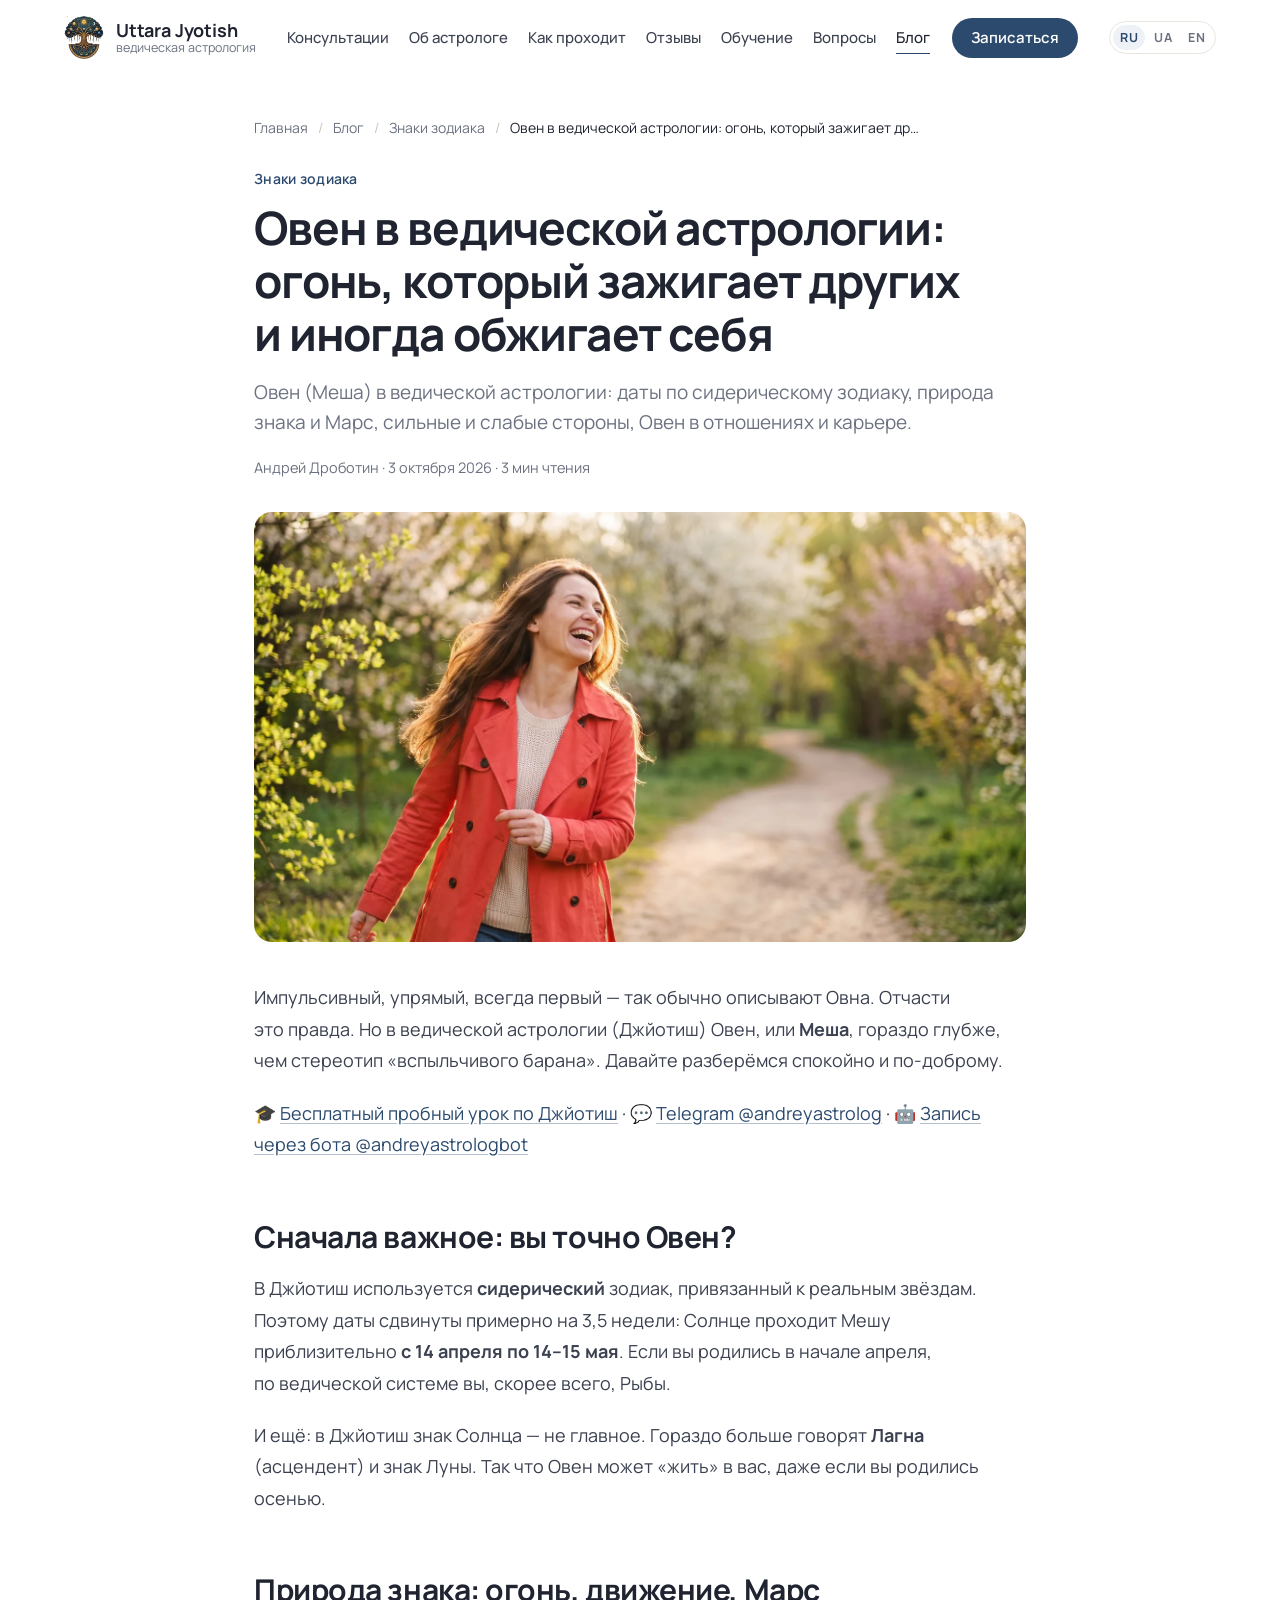
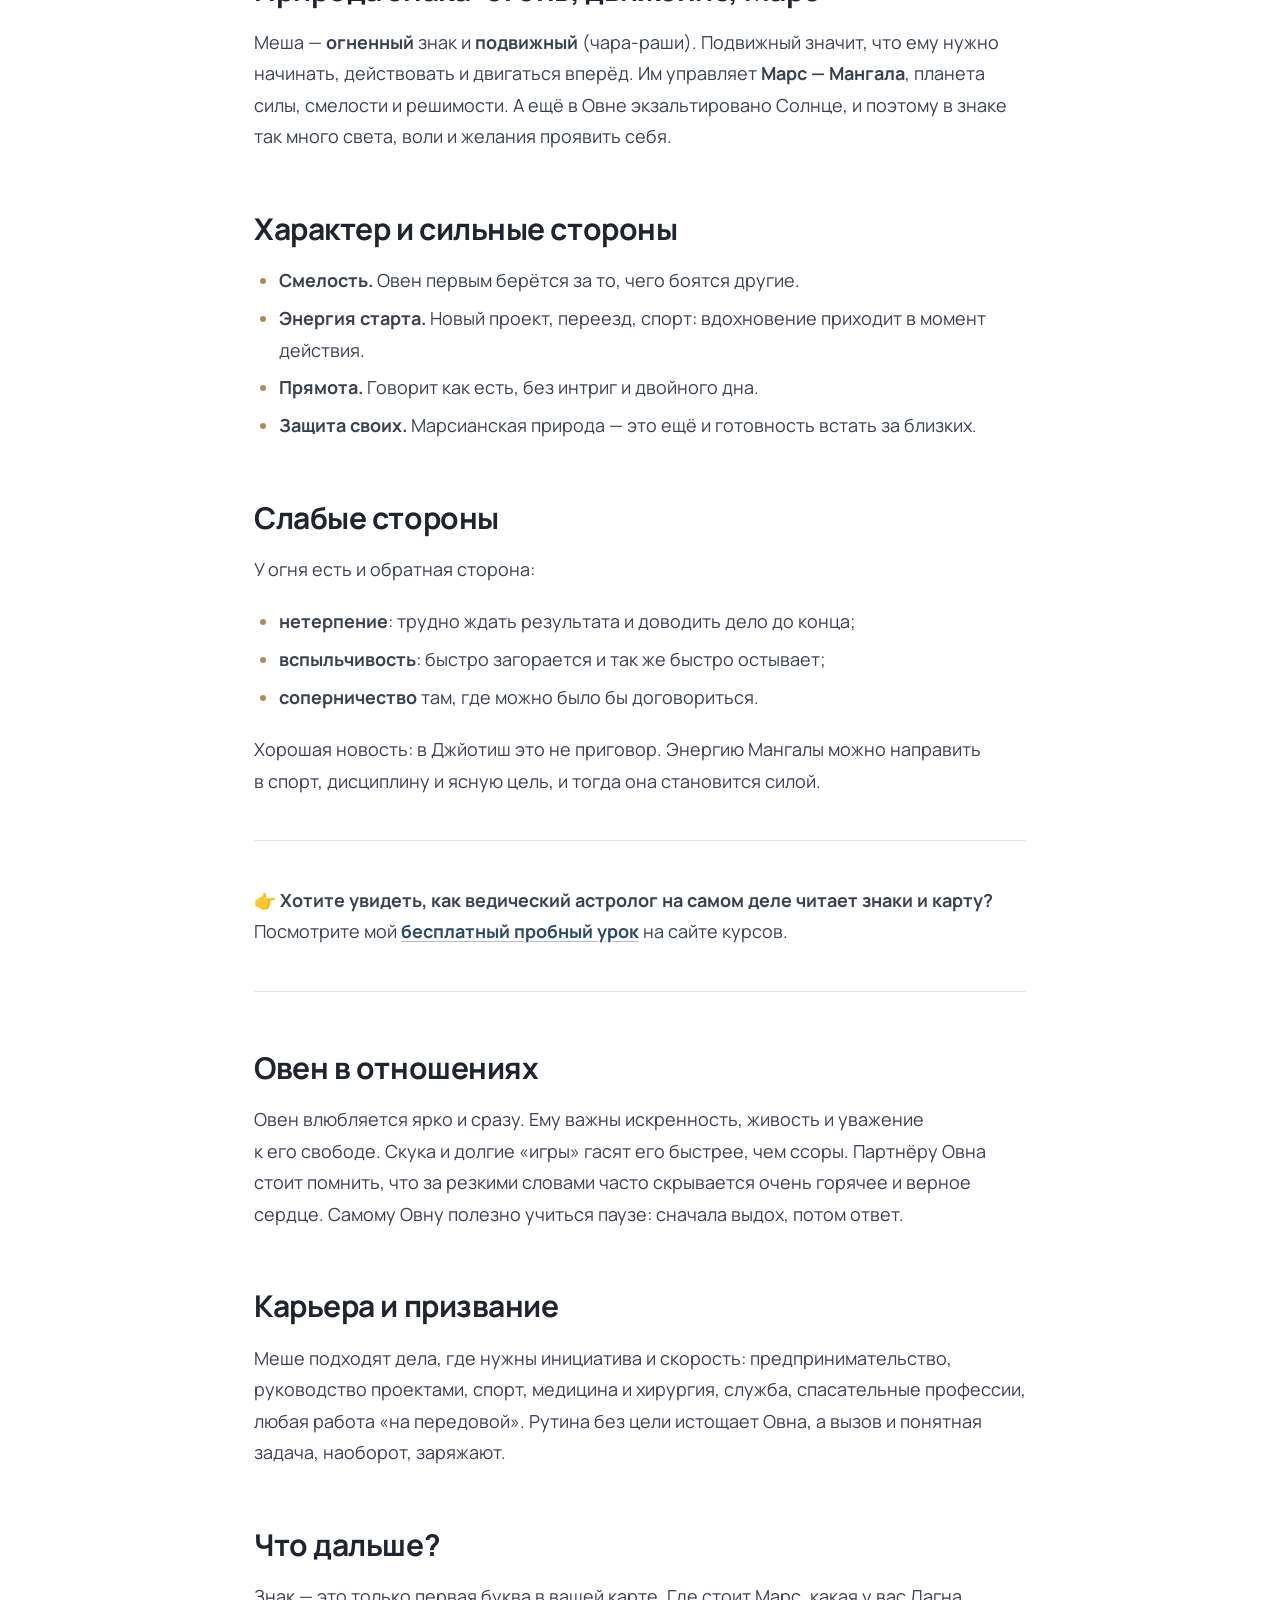
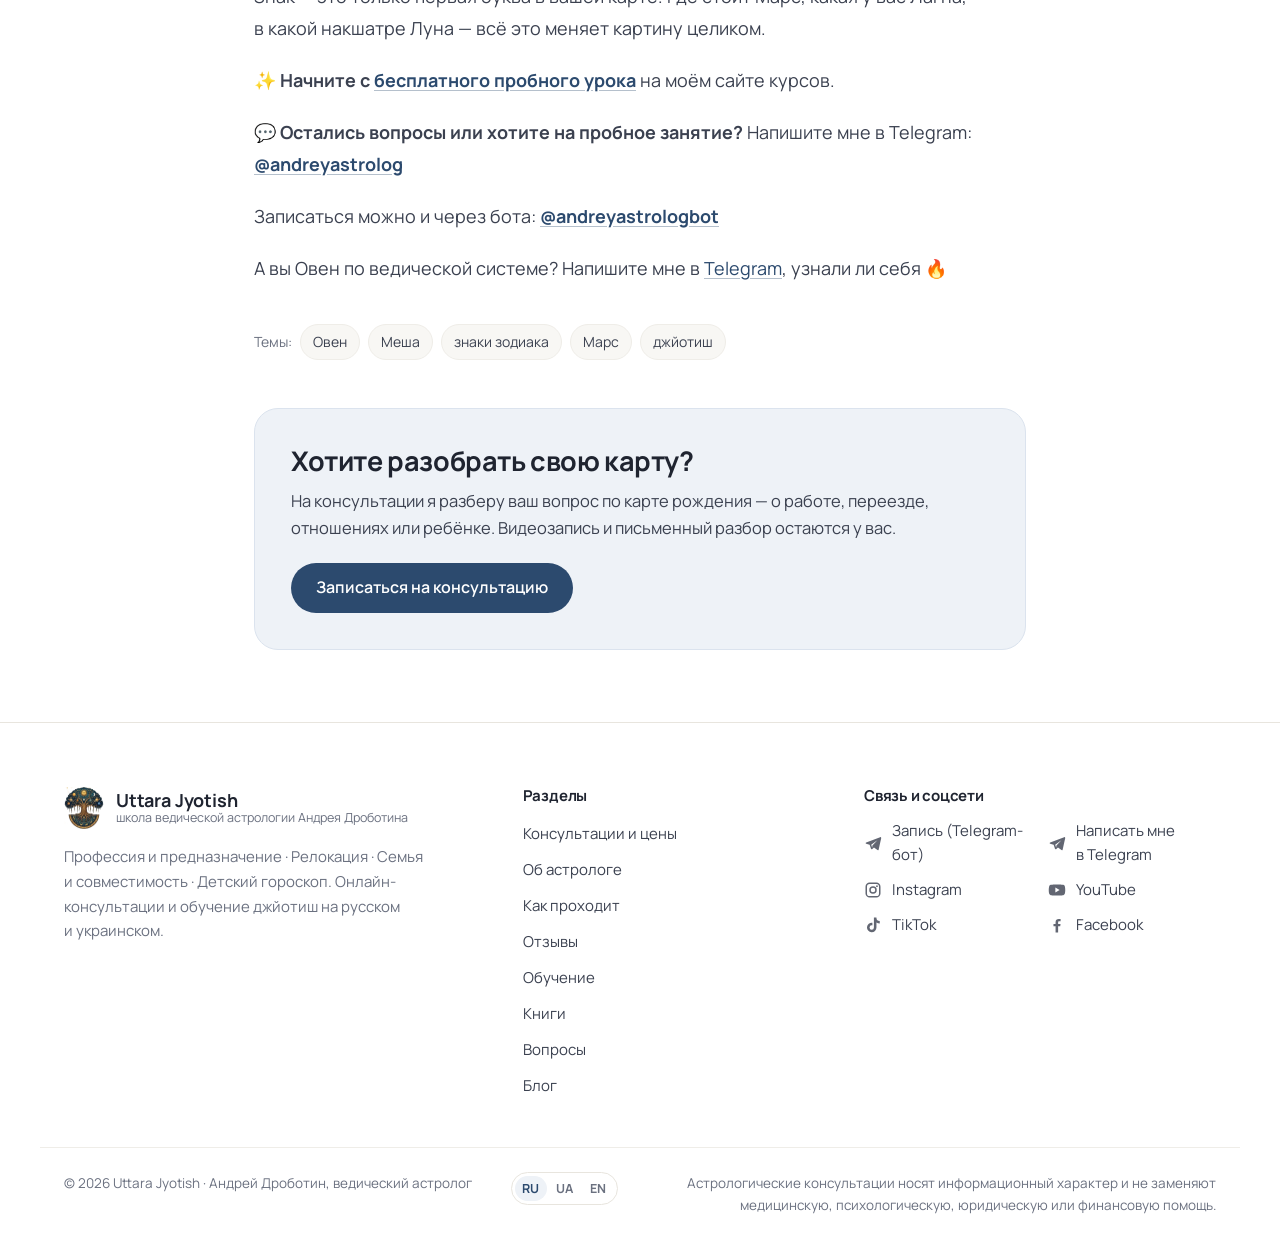
<file: blog/oven-v-vedicheskoy-astrologii/index.html>
<!doctype html>
<html lang="ru">
<head>
<meta charset="utf-8">
<meta name="viewport" content="width=device-width, initial-scale=1">
<title>Овен (Меша) в ведической астрологии: характер, любовь, карьера</title>
<meta name="description" content="Овен (Меша) в ведической астрологии: даты по сидерическому зодиаку, природа знака и Марс, сильные и слабые стороны, Овен в отношениях и карьере.">
<meta name="keywords" content="Овен в ведической астрологии, Меша, сидерический зодиак, Марс, характер Овна, Овен в отношениях, карьера Овна, джйотиш">
<meta name="author" content="Андрей Дроботин, Uttara Jyotish">
<meta name="robots" content="index, follow, max-image-preview:large">
<meta name="theme-color" content="#ffffff">
<link rel="canonical" href="https://andreyastrolog-gif.github.io/uttara-jyotish/blog/oven-v-vedicheskoy-astrologii/">

<meta property="og:type" content="article">
<meta property="og:locale" content="ru_RU">
<meta property="og:site_name" content="Uttara Jyotish">
<meta property="og:title" content="Овен (Меша) в ведической астрологии: характер, любовь, карьера">
<meta property="og:description" content="Овен (Меша) в ведической астрологии: даты по сидерическому зодиаку, природа знака и Марс, сильные и слабые стороны, Овен в отношениях и карьере.">
<meta property="og:url" content="https://andreyastrolog-gif.github.io/uttara-jyotish/blog/oven-v-vedicheskoy-astrologii/">
<meta property="og:image" content="https://andreyastrolog-gif.github.io/uttara-jyotish/blog/img/aries-cover-713c8422-og.jpg">
<meta property="og:image:width" content="1200">
<meta property="og:image:height" content="630">
<meta property="og:image:alt" content="Смеющаяся женщина в коралловом пальто уверенно шагает по весеннему парку на рассвете — энергия Овна в ведической астрологии">
<meta name="twitter:card" content="summary_large_image">
<meta name="twitter:title" content="Овен (Меша) в ведической астрологии: характер, любовь, карьера">
<meta name="twitter:description" content="Овен (Меша) в ведической астрологии: даты по сидерическому зодиаку, природа знака и Марс, сильные и слабые стороны, Овен в отношениях и карьере.">
<meta name="twitter:image" content="https://andreyastrolog-gif.github.io/uttara-jyotish/blog/img/aries-cover-713c8422-og.jpg">

<link rel="icon" href="../../favicon.ico" sizes="48x48">
<link rel="icon" type="image/png" sizes="32x32" href="../../favicon-32.png">
<link rel="icon" type="image/png" sizes="16x16" href="../../favicon-16.png">
<link rel="apple-touch-icon" href="../../apple-touch-icon.png">
<link rel="manifest" href="../../site.webmanifest">
<link rel="alternate" type="application/rss+xml" title="Uttara Jyotish — блог о ведической астрологии" href="../rss.xml">

<link rel="preload" href="../../fonts/manrope.woff2" as="font" type="font/woff2" crossorigin>
<link rel="stylesheet" href="../../css/style.css">
<script>document.documentElement.classList.add('js');</script>
<meta property="article:published_time" content="2026-10-03">
<meta property="article:modified_time" content="2026-10-03">
<meta property="article:author" content="Андрей Дроботин">
<meta property="article:section" content="Знаки зодиака">
<meta property="article:tag" content="Овен">
<meta property="article:tag" content="Меша">
<meta property="article:tag" content="знаки зодиака">
<meta property="article:tag" content="Марс">
<meta property="article:tag" content="джйотиш">
<script type="application/ld+json">
{
 "@context": "https://schema.org",
 "@graph": [
  {
   "@type": "BlogPosting",
   "@id": "https://andreyastrolog-gif.github.io/uttara-jyotish/blog/oven-v-vedicheskoy-astrologii/#article",
   "headline": "Овен в ведической астрологии: огонь, который зажигает других и иногда обжигает себя",
   "description": "Овен (Меша) в ведической астрологии: даты по сидерическому зодиаку, природа знака и Марс, сильные и слабые стороны, Овен в отношениях и карьере.",
   "url": "https://andreyastrolog-gif.github.io/uttara-jyotish/blog/oven-v-vedicheskoy-astrologii/",
   "mainEntityOfPage": {
    "@type": "WebPage",
    "@id": "https://andreyastrolog-gif.github.io/uttara-jyotish/blog/oven-v-vedicheskoy-astrologii/"
   },
   "inLanguage": "ru",
   "datePublished": "2026-10-03",
   "dateModified": "2026-10-03",
   "author": {
    "@type": "Person",
    "@id": "https://andreyastrolog-gif.github.io/uttara-jyotish/#andrey",
    "name": "Андрей Дроботин",
    "url": "https://andreyastrolog-gif.github.io/uttara-jyotish/"
   },
   "publisher": {
    "@type": "Person",
    "@id": "https://andreyastrolog-gif.github.io/uttara-jyotish/#andrey",
    "name": "Андрей Дроботин"
   },
   "image": [
    "https://andreyastrolog-gif.github.io/uttara-jyotish/blog/img/aries-cover-713c8422-og.jpg",
    "https://andreyastrolog-gif.github.io/uttara-jyotish/blog/img/aries-cover-713c8422-1600.webp"
   ],
   "articleSection": "Знаки зодиака",
   "wordCount": 436,
   "isPartOf": {
    "@type": "Blog",
    "@id": "https://andreyastrolog-gif.github.io/uttara-jyotish/blog/#blog",
    "name": "Блог о ведической астрологии",
    "url": "https://andreyastrolog-gif.github.io/uttara-jyotish/blog/"
   },
   "keywords": "Овен в ведической астрологии, Меша, сидерический зодиак, Марс, характер Овна, Овен в отношениях, карьера Овна, джйотиш"
  },
  {
   "@type": "BreadcrumbList",
   "itemListElement": [
    {
     "@type": "ListItem",
     "position": 1,
     "name": "Главная",
     "item": "https://andreyastrolog-gif.github.io/uttara-jyotish/"
    },
    {
     "@type": "ListItem",
     "position": 2,
     "name": "Блог",
     "item": "https://andreyastrolog-gif.github.io/uttara-jyotish/blog/"
    },
    {
     "@type": "ListItem",
     "position": 3,
     "name": "Знаки зодиака",
     "item": "https://andreyastrolog-gif.github.io/uttara-jyotish/blog/category/znaki-zodiaka/"
    },
    {
     "@type": "ListItem",
     "position": 4,
     "name": "Овен в ведической астрологии: огонь, который зажигает других и иногда обжигает себя",
     "item": "https://andreyastrolog-gif.github.io/uttara-jyotish/blog/oven-v-vedicheskoy-astrologii/"
    }
   ],
   "@id": "https://andreyastrolog-gif.github.io/uttara-jyotish/blog/oven-v-vedicheskoy-astrologii/#breadcrumbs"
  }
 ]
}
</script>
</head>
<body>
<a class="skip-link" href="#main">Перейти к&nbsp;содержанию</a>

<header class="site-header" id="siteHeader">
  <div class="container header-inner">
    <a class="brand" href="../../" aria-label="Uttara Jyotish — на главную">
      <img src="../../img/emblem-160.webp" width="160" height="170" alt="" class="brand-emblem">
      <span class="brand-text"><span class="brand-name">Uttara Jyotish</span><span class="brand-sub">ведическая астрология</span></span>
    </a>
    <nav class="main-nav" id="mainNav" aria-label="Основное меню">
      <ul>
        <li><a href="../../#services">Консультации</a></li><li><a href="../../#about">Об&nbsp;астрологе</a></li><li><a href="../../#how">Как проходит</a></li><li><a href="../../#reviews">Отзывы</a></li><li><a href="../../#courses">Обучение</a></li><li><a href="../../#faq">Вопросы</a></li><li><a href="../" aria-current="page">Блог</a></li>
      </ul>
      <a class="btn btn-primary btn-sm nav-cta" href="https://t.me/andreyastrologbot?start=site" data-link="booking" target="_blank" rel="noopener">Записаться</a>
    </nav>
    <div class="header-tools">
      <ul class="lang-switch" aria-label="Язык сайта"><li><a href="./" hreflang="ru" lang="ru" data-lang-pick="ru" title="Русский" aria-label="Русский" aria-current="true">RU</a></li><li><a href="../../uk/blog/" hreflang="uk" lang="uk" data-lang-pick="uk" title="Українська" aria-label="Українська">UA</a></li><li><a href="../../en/blog/" hreflang="en" lang="en" data-lang-pick="en" title="English" aria-label="English">EN</a></li></ul>
      <button class="nav-toggle" id="navToggle" aria-controls="mainNav" aria-expanded="false" aria-label="Открыть меню" data-label-open="Открыть меню" data-label-close="Закрыть меню">
        <span></span><span></span><span></span>
      </button>
    </div>
  </div>
</header>

<main id="main" class="blog-main">
  <article class="post" aria-labelledby="post-title">
    <div class="container post-wrap">
      <nav class="breadcrumbs" aria-label="Навигация"><ol><li><a href="../../">Главная</a></li><li><a href="../">Блог</a></li><li><a href="../category/znaki-zodiaka/">Знаки зодиака</a></li><li><span aria-current="page">Овен в&nbsp;ведической астрологии: огонь, который зажигает других и&nbsp;иногда обжигает себя</span></li></ol></nav>
      <header class="post-head">
        <p class="post-kicker"><a href="../category/znaki-zodiaka/">Знаки зодиака</a></p>
        <h1 id="post-title" class="post-title">Овен в&nbsp;ведической астрологии: огонь, который зажигает других и&nbsp;иногда обжигает себя</h1>
        <p class="post-lead">Овен (Меша) в&nbsp;ведической астрологии: даты по&nbsp;сидерическому зодиаку, природа знака и&nbsp;Марс, сильные и&nbsp;слабые стороны, Овен в&nbsp;отношениях и&nbsp;карьере.</p>
        <p class="post-meta"><span>Андрей Дроботин</span> · <time datetime="2026-10-03">3 октября 2026</time> · <span>3 мин чтения</span></p>
      </header>
      <figure class="post-cover"><img src="../img/aries-cover-713c8422-1600.webp" srcset="../img/aries-cover-713c8422-800.webp 800w, ../img/aries-cover-713c8422-1600.webp 1600w" sizes="(min-width: 1000px) 960px, 94vw" width="1600" height="893" alt="Смеющаяся женщина в коралловом пальто уверенно шагает по весеннему парку на рассвете — энергия Овна в ведической астрологии" fetchpriority="high" decoding="async"></figure>
      <div class="prose">
<p>Импульсивный, упрямый, всегда первый&nbsp;— так&nbsp;обычно описывают Овна. Отчасти это&nbsp;правда. Но&nbsp;в&nbsp;ведической астрологии (Джйотиш) Овен, или <strong>Меша</strong>, гораздо глубже, чем&nbsp;стереотип «вспыльчивого барана». Давайте разберёмся спокойно и&nbsp;по-доброму.</p>
<p>🎓 <a href="https://jyotishcourses.universl.top/video-player2.html?v=MZiAAdTZxs8" target="_blank" rel="noopener">Бесплатный пробный урок по&nbsp;Джйотиш</a> · 💬 <a href="https://t.me/andreyastrolog" target="_blank" rel="noopener">Telegram @andreyastrolog</a> · 🤖 <a href="https://t.me/andreyastrologbot" target="_blank" rel="noopener">Запись через бота @andreyastrologbot</a></p>
<h2 id="сначала-важное-вы-точно-овен">Сначала важное: вы&nbsp;точно Овен?</h2>
<p>В&nbsp;Джйотиш используется <strong>сидерический</strong> зодиак, привязанный к&nbsp;реальным звёздам. Поэтому даты сдвинуты примерно на&nbsp;3,5 недели: Солнце проходит Мешу приблизительно <strong>с&nbsp;14 апреля по&nbsp;14–15 мая</strong>. Если вы&nbsp;родились в&nbsp;начале апреля, по&nbsp;ведической системе вы, скорее всего, Рыбы.</p>
<p>И&nbsp;ещё: в&nbsp;Джйотиш знак Солнца&nbsp;— не&nbsp;главное. Гораздо больше говорят <strong>Лагна</strong> (асцендент) и&nbsp;знак Луны. Так что&nbsp;Овен может «жить» в&nbsp;вас, даже если вы&nbsp;родились осенью.</p>
<h2 id="природа-знака-огонь-движение-марс">Природа знака: огонь, движение, Марс</h2>
<p>Меша&nbsp;— <strong>огненный</strong> знак и <strong>подвижный</strong> (чара-раши). Подвижный значит, что&nbsp;ему нужно начинать, действовать и&nbsp;двигаться вперёд. Им&nbsp;управляет <strong>Марс&nbsp;— Мангала</strong>, планета силы, смелости и&nbsp;решимости. А&nbsp;ещё в&nbsp;Овне экзальтировано Солнце, и&nbsp;поэтому в&nbsp;знаке так&nbsp;много света, воли и&nbsp;желания проявить себя.</p>
<h2 id="характер-и-сильные-стороны">Характер и&nbsp;сильные стороны</h2>
<ul>
<li><strong>Смелость.</strong> Овен первым берётся за&nbsp;то, чего боятся другие.</li>
<li><strong>Энергия старта.</strong> Новый проект, переезд, спорт: вдохновение приходит в&nbsp;момент действия.</li>
<li><strong>Прямота.</strong> Говорит как&nbsp;есть, без&nbsp;интриг и&nbsp;двойного дна.</li>
<li><strong>Защита своих.</strong> Марсианская природа&nbsp;— это&nbsp;ещё и&nbsp;готовность встать за&nbsp;близких.</li>
</ul>
<h2 id="слабые-стороны">Слабые стороны</h2>
<p>У&nbsp;огня есть и&nbsp;обратная сторона:</p>
<ul>
<li><strong>нетерпение</strong>: трудно ждать результата и&nbsp;доводить дело до&nbsp;конца;</li>
<li><strong>вспыльчивость</strong>: быстро загорается и&nbsp;так&nbsp;же&nbsp;быстро остывает;</li>
<li><strong>соперничество</strong> там, где&nbsp;можно было бы&nbsp;договориться.</li>
</ul>
<p>Хорошая новость: в&nbsp;Джйотиш это&nbsp;не&nbsp;приговор. Энергию Мангалы можно направить в&nbsp;спорт, дисциплину и&nbsp;ясную цель, и&nbsp;тогда она становится силой.</p>
<hr />
<p>👉 <strong>Хотите увидеть, как&nbsp;ведический астролог на&nbsp;самом деле читает знаки и&nbsp;карту?</strong> Посмотрите мой <a href="https://jyotishcourses.universl.top/video-player2.html?v=MZiAAdTZxs8" target="_blank" rel="noopener"><strong>бесплатный пробный урок</strong></a> на&nbsp;сайте курсов.</p>
<hr />
<h2 id="овен-в-отношениях">Овен в&nbsp;отношениях</h2>
<p>Овен влюбляется ярко и&nbsp;сразу. Ему важны искренность, живость и&nbsp;уважение к&nbsp;его&nbsp;свободе. Скука и&nbsp;долгие «игры» гасят его&nbsp;быстрее, чем&nbsp;ссоры. Партнёру Овна стоит помнить, что&nbsp;за&nbsp;резкими словами часто скрывается очень горячее и&nbsp;верное сердце. Самому Овну полезно учиться паузе: сначала выдох, потом ответ.</p>
<h2 id="карьера-и-призвание">Карьера и&nbsp;призвание</h2>
<p>Меше подходят дела, где&nbsp;нужны инициатива и&nbsp;скорость: предпринимательство, руководство проектами, спорт, медицина и&nbsp;хирургия, служба, спасательные профессии, любая работа «на&nbsp;передовой». Рутина без&nbsp;цели истощает Овна, а&nbsp;вызов и&nbsp;понятная задача, наоборот, заряжают.</p>
<h2 id="что-дальше">Что дальше?</h2>
<p>Знак&nbsp;— это&nbsp;только первая буква в&nbsp;вашей карте. Где стоит Марс, какая у&nbsp;вас&nbsp;Лагна, в&nbsp;какой накшатре Луна&nbsp;— всё&nbsp;это&nbsp;меняет картину целиком.</p>
<p>✨ <strong>Начните с <a href="https://jyotishcourses.universl.top/video-player2.html?v=MZiAAdTZxs8" target="_blank" rel="noopener">бесплатного пробного урока</a></strong> на&nbsp;моём сайте курсов.</p>
<p>💬 <strong>Остались вопросы или&nbsp;хотите на&nbsp;пробное занятие?</strong> Напишите мне в&nbsp;Telegram: <a href="https://t.me/andreyastrolog" target="_blank" rel="noopener"><strong>@andreyastrolog</strong></a></p>
<p>Записаться можно и&nbsp;через бота: <a href="https://t.me/andreyastrologbot" target="_blank" rel="noopener"><strong>@andreyastrologbot</strong></a></p>
<p>А&nbsp;вы&nbsp;Овен по&nbsp;ведической системе? Напишите мне в <a href="https://t.me/andreyastrolog" target="_blank" rel="noopener">Telegram</a>, узнали ли&nbsp;себя 🔥</p>
      </div>
      
      
      <p class="post-tags"><span>Темы:</span> <span class="tag">Овен</span><span class="tag">Меша</span><span class="tag">знаки зодиака</span><span class="tag">Марс</span><span class="tag">джйотиш</span></p>
      <aside class="post-cta"><h2 class="post-cta-title">Хотите разобрать свою карту?</h2><p>На&nbsp;консультации я&nbsp;разберу ваш&nbsp;вопрос по&nbsp;карте рождения&nbsp;— о&nbsp;работе, переезде, отношениях или&nbsp;ребёнке. Видеозапись и&nbsp;письменный разбор остаются у&nbsp;вас.</p><a class="btn btn-primary" href="https://t.me/andreyastrologbot?start=site" data-link="booking" target="_blank" rel="noopener">Записаться на&nbsp;консультацию</a></aside>
    </div>
  </article>
  
</main>

<footer class="site-footer">
  <div class="container footer-grid">
    <div class="footer-brand">
      <a class="brand" href="../../">
        <img src="../../img/emblem-160.webp" width="160" height="170" alt="" class="brand-emblem" loading="lazy">
        <span class="brand-text"><span class="brand-name">Uttara Jyotish</span><span class="brand-sub">школа ведической астрологии Андрея Дроботина</span></span>
      </a>
      <p class="footer-about">Профессия и&nbsp;предназначение · Релокация · Семья и&nbsp;совместимость · Детский гороскоп. Онлайн-консультации и&nbsp;обучение джйотиш на&nbsp;русском и&nbsp;украинском.</p>
    </div>
    <nav class="footer-nav" aria-label="Разделы сайта">
      <h2 class="footer-title">Разделы</h2>
      <ul>
        <li><a href="../../#services">Консультации и&nbsp;цены</a></li><li><a href="../../#about">Об&nbsp;астрологе</a></li><li><a href="../../#how">Как проходит</a></li><li><a href="../../#reviews">Отзывы</a></li><li><a href="../../#courses">Обучение</a></li><li><a href="../../#books">Книги</a></li><li><a href="../../#faq">Вопросы</a></li><li><a href="../">Блог</a></li>
      </ul>
    </nav>
    <div class="footer-social">
      <h2 class="footer-title">Связь и&nbsp;соцсети</h2>
      <ul class="socials">
        <li><a href="https://t.me/andreyastrologbot?start=site" data-link="booking" target="_blank" rel="noopener" aria-label="Записаться на консультацию через Telegram-бот"><svg viewBox="0 0 24 24" aria-hidden="true"><path d="M21.5 4.2L2.9 11.4c-.9.4-.9 1.3 0 1.6l4.6 1.4 1.8 5.4c.2.6.9.8 1.4.4l2.6-2.1 4.6 3.4c.6.4 1.4.1 1.6-.6L22.9 5.6c.3-1-.5-1.8-1.4-1.4zM9.6 14.3l8.2-6.1-6.6 7.2-.3 2.6z"/></svg><span>Запись (Telegram-бот)</span></a></li>
        <li><a href="https://t.me/andreyastrolog" data-link="telegram" target="_blank" rel="noopener" aria-label="Написать мне в Telegram"><svg viewBox="0 0 24 24" aria-hidden="true"><path d="M21.5 4.2L2.9 11.4c-.9.4-.9 1.3 0 1.6l4.6 1.4 1.8 5.4c.2.6.9.8 1.4.4l2.6-2.1 4.6 3.4c.6.4 1.4.1 1.6-.6L22.9 5.6c.3-1-.5-1.8-1.4-1.4zM9.6 14.3l8.2-6.1-6.6 7.2-.3 2.6z"/></svg><span>Написать мне в&nbsp;Telegram</span></a></li>
        <li><a href="#INSTAGRAM_LINK" data-link="instagram" target="_blank" rel="noopener" aria-label="Instagram"><svg viewBox="0 0 24 24" aria-hidden="true"><path d="M7.5 2h9A5.5 5.5 0 0 1 22 7.5v9a5.5 5.5 0 0 1-5.5 5.5h-9A5.5 5.5 0 0 1 2 16.5v-9A5.5 5.5 0 0 1 7.5 2zm0 2A3.5 3.5 0 0 0 4 7.5v9A3.5 3.5 0 0 0 7.5 20h9a3.5 3.5 0 0 0 3.5-3.5v-9A3.5 3.5 0 0 0 16.5 4zM12 7a5 5 0 1 1 0 10 5 5 0 0 1 0-10zm0 2a3 3 0 1 0 0 6 3 3 0 0 0 0-6zm5.3-3.3a1.2 1.2 0 1 1 0 2.4 1.2 1.2 0 0 1 0-2.4z"/></svg><span>Instagram</span></a></li><li><a href="#YOUTUBE_LINK" data-link="youtube" target="_blank" rel="noopener" aria-label="YouTube"><svg viewBox="0 0 24 24" aria-hidden="true"><path d="M22.5 7.2a3 3 0 0 0-2.1-2.1C18.5 4.6 12 4.6 12 4.6s-6.5 0-8.4.5a3 3 0 0 0-2.1 2.1C1 9.1 1 12 1 12s0 2.9.5 4.8a3 3 0 0 0 2.1 2.1c1.9.5 8.4.5 8.4.5s6.5 0 8.4-.5a3 3 0 0 0 2.1-2.1c.5-1.9.5-4.8.5-4.8s0-2.9-.5-4.8zM9.8 15.3V8.7l5.7 3.3z"/></svg><span>YouTube</span></a></li><li><a href="#TIKTOK_LINK" data-link="tiktok" target="_blank" rel="noopener" aria-label="TikTok"><svg viewBox="0 0 24 24" aria-hidden="true"><path d="M16.6 2h-3.4v13.3a2.9 2.9 0 1 1-2.9-2.9c.3 0 .6 0 .9.1V9.1a6.3 6.3 0 1 0 5.4 6.2V8.6a8 8 0 0 0 4.4 1.4V6.6a4.5 4.5 0 0 1-4.4-4.6z"/></svg><span>TikTok</span></a></li><li><a href="#FACEBOOK_LINK" data-link="facebook" target="_blank" rel="noopener" aria-label="Facebook"><svg viewBox="0 0 24 24" aria-hidden="true"><path d="M13.5 22v-8.2h2.8l.4-3.2h-3.2V8.5c0-.9.3-1.6 1.6-1.6h1.7V4.1c-.3 0-1.3-.1-2.5-.1-2.5 0-4.2 1.5-4.2 4.3v2.3H7.3v3.2h2.8V22z"/></svg><span>Facebook</span></a></li>
      </ul>
    </div>
  </div>
  <div class="container footer-bottom">
    <p>© <span id="year">2026</span> Uttara Jyotish · Андрей Дроботин, ведический астролог</p>
    <ul class="lang-switch lang-switch-footer" aria-label="Язык сайта"><li><a href="./" hreflang="ru" lang="ru" data-lang-pick="ru" title="Русский" aria-label="Русский" aria-current="true">RU</a></li><li><a href="../../uk/blog/" hreflang="uk" lang="uk" data-lang-pick="uk" title="Українська" aria-label="Українська">UA</a></li><li><a href="../../en/blog/" hreflang="en" lang="en" data-lang-pick="en" title="English" aria-label="English">EN</a></li></ul>
    <p class="disclaimer">Астрологические консультации носят информационный характер и&nbsp;не&nbsp;заменяют медицинскую, психологическую, юридическую или&nbsp;финансовую помощь.</p>
  </div>
</footer>

<script src="../../js/main.js" defer></script>
</body>
</html>
</file>
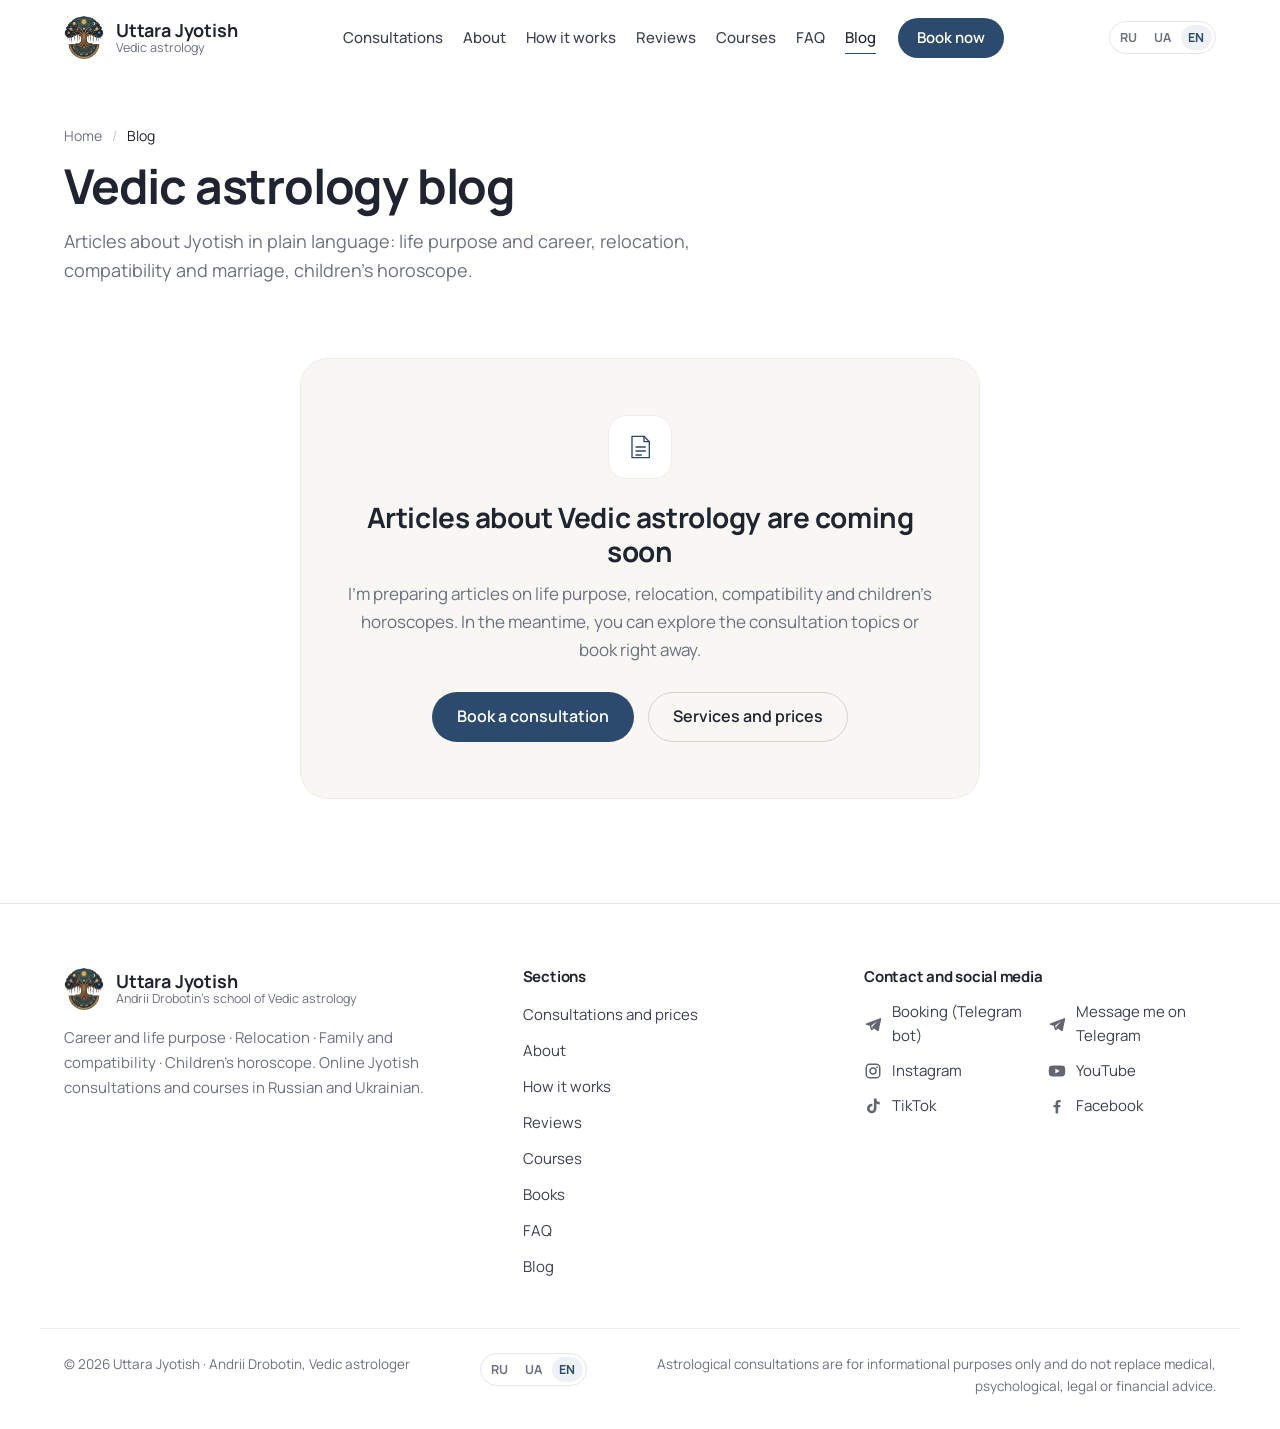
<file: en/blog/index.html>
<!doctype html>
<html lang="en">
<head>
<meta charset="utf-8">
<meta name="viewport" content="width=device-width, initial-scale=1">
<title>Vedic Astrology Blog — Andrii Drobotin | Uttara Jyotish</title>
<meta name="description" content="Articles by Vedic astrologer Andrii Drobotin about Jyotish: life purpose and career, relocation, couple compatibility, children’s horoscope — in plain language, without esoteric jargon.">
<meta name="author" content="Andrii Drobotin, Uttara Jyotish">
<meta name="robots" content="noindex, follow">
<meta name="theme-color" content="#ffffff">
<link rel="canonical" href="https://andreyastrolog-gif.github.io/uttara-jyotish/en/blog/">
<link rel="alternate" hreflang="ru" href="https://andreyastrolog-gif.github.io/uttara-jyotish/blog/">
<link rel="alternate" hreflang="uk" href="https://andreyastrolog-gif.github.io/uttara-jyotish/uk/blog/">
<link rel="alternate" hreflang="en" href="https://andreyastrolog-gif.github.io/uttara-jyotish/en/blog/">
<link rel="alternate" hreflang="x-default" href="https://andreyastrolog-gif.github.io/uttara-jyotish/blog/">

<meta property="og:type" content="website">
<meta property="og:locale" content="en_US">
<meta property="og:locale:alternate" content="ru_RU">
<meta property="og:locale:alternate" content="uk_UA">
<meta property="og:site_name" content="Uttara Jyotish">
<meta property="og:title" content="Vedic Astrology Blog — Andrii Drobotin | Uttara Jyotish">
<meta property="og:description" content="Articles by Vedic astrologer Andrii Drobotin about Jyotish: life purpose and career, relocation, couple compatibility, children’s horoscope — in plain language, without esoteric jargon.">
<meta property="og:url" content="https://andreyastrolog-gif.github.io/uttara-jyotish/en/blog/">
<meta property="og:image" content="https://andreyastrolog-gif.github.io/uttara-jyotish/img/og-image.jpg">
<meta property="og:image:width" content="1200">
<meta property="og:image:height" content="630">
<meta property="og:image:alt" content="Uttara Jyotish — Vedic astrologer Andrii Drobotin">
<meta name="twitter:card" content="summary_large_image">
<meta name="twitter:title" content="Vedic Astrology Blog — Andrii Drobotin | Uttara Jyotish">
<meta name="twitter:description" content="Articles by Vedic astrologer Andrii Drobotin about Jyotish: life purpose and career, relocation, couple compatibility, children’s horoscope — in plain language, without esoteric jargon.">
<meta name="twitter:image" content="https://andreyastrolog-gif.github.io/uttara-jyotish/img/og-image.jpg">

<link rel="icon" href="../../favicon.ico" sizes="48x48">
<link rel="icon" type="image/png" sizes="32x32" href="../../favicon-32.png">
<link rel="icon" type="image/png" sizes="16x16" href="../../favicon-16.png">
<link rel="apple-touch-icon" href="../../apple-touch-icon.png">
<link rel="manifest" href="../../site.webmanifest">
<link rel="alternate" type="application/rss+xml" title="Uttara Jyotish — Vedic astrology blog" href="rss.xml">

<link rel="preload" href="../../fonts/manrope.woff2" as="font" type="font/woff2" crossorigin>
<link rel="stylesheet" href="../../css/style.css">
<script>document.documentElement.classList.add('js');</script>
<script type="application/ld+json">
{
 "@context": "https://schema.org",
 "@graph": [
  {
   "@type": "CollectionPage",
   "@id": "https://andreyastrolog-gif.github.io/uttara-jyotish/en/blog/#page",
   "url": "https://andreyastrolog-gif.github.io/uttara-jyotish/en/blog/",
   "name": "Vedic Astrology Blog — Andrii Drobotin | Uttara Jyotish",
   "description": "Articles by Vedic astrologer Andrii Drobotin about Jyotish: life purpose and career, relocation, couple compatibility, children’s horoscope — in plain language, without esoteric jargon.",
   "inLanguage": "en",
   "isPartOf": {
    "@id": "https://andreyastrolog-gif.github.io/uttara-jyotish/#website"
   }
  },
  {
   "@type": "BreadcrumbList",
   "itemListElement": [
    {
     "@type": "ListItem",
     "position": 1,
     "name": "Home",
     "item": "https://andreyastrolog-gif.github.io/uttara-jyotish/en/"
    },
    {
     "@type": "ListItem",
     "position": 2,
     "name": "Blog",
     "item": "https://andreyastrolog-gif.github.io/uttara-jyotish/en/blog/"
    }
   ],
   "@id": "https://andreyastrolog-gif.github.io/uttara-jyotish/en/blog/#breadcrumbs"
  }
 ]
}
</script>
</head>
<body>
<a class="skip-link" href="#main">Skip to content</a>

<header class="site-header" id="siteHeader">
  <div class="container header-inner">
    <a class="brand" href="../" aria-label="Uttara Jyotish — home">
      <img src="../../img/emblem-160.webp" width="160" height="170" alt="" class="brand-emblem">
      <span class="brand-text"><span class="brand-name">Uttara Jyotish</span><span class="brand-sub">Vedic astrology</span></span>
    </a>
    <nav class="main-nav" id="mainNav" aria-label="Main menu">
      <ul>
        <li><a href="../#services">Consultations</a></li><li><a href="../#about">About</a></li><li><a href="../#how">How it works</a></li><li><a href="../#reviews">Reviews</a></li><li><a href="../#courses">Courses</a></li><li><a href="../#faq">FAQ</a></li><li><a href="./" aria-current="page">Blog</a></li>
      </ul>
      <a class="btn btn-primary btn-sm nav-cta" href="https://t.me/andreyastrologbot?start=site" data-link="booking" target="_blank" rel="noopener">Book now</a>
    </nav>
    <div class="header-tools">
      <ul class="lang-switch" aria-label="Site language"><li><a href="../../blog/" hreflang="ru" lang="ru" data-lang-pick="ru" title="Русский" aria-label="Русский">RU</a></li><li><a href="../../uk/blog/" hreflang="uk" lang="uk" data-lang-pick="uk" title="Українська" aria-label="Українська">UA</a></li><li><a href="./" hreflang="en" lang="en" data-lang-pick="en" title="English" aria-label="English" aria-current="true">EN</a></li></ul>
      <button class="nav-toggle" id="navToggle" aria-controls="mainNav" aria-expanded="false" aria-label="Open menu" data-label-open="Open menu" data-label-close="Close menu">
        <span></span><span></span><span></span>
      </button>
    </div>
  </div>
</header>

<main id="main" class="blog-main">
  <section class="blog-hero">
    <div class="container">
      <nav class="breadcrumbs" aria-label="Breadcrumbs"><ol><li><a href="../">Home</a></li><li><span aria-current="page">Blog</span></li></ol></nav>
      <h1 class="blog-title">Vedic astrology blog</h1>
      <p class="blog-lead">Articles about Jyotish in plain language: life purpose and career, relocation, compatibility and marriage, children’s horoscope.</p>
      
    </div>
  </section>
  <section class="blog-list">
    <div class="container">
    
    <div class="blog-empty reveal">
      <div class="blog-empty-ico" aria-hidden="true"><svg viewBox="0 0 48 48"><path d="M12 8h18l8 8v24H12z"/><path d="M30 8v8h8M18 24h14M18 30h14M18 36h8"/></svg></div>
      <h2>Articles about Vedic astrology are coming soon</h2>
      <p>I’m preparing articles on life purpose, relocation, compatibility and children’s horoscopes. In the&nbsp;meantime, you can explore the&nbsp;consultation topics or book right away.</p>
      <div class="hero-actions center">
        <a class="btn btn-primary" href="https://t.me/andreyastrologbot?start=site" data-link="booking" target="_blank" rel="noopener">Book a&nbsp;consultation</a>
        <a class="btn btn-secondary" href="../#services">Services and prices</a>
      </div>
    </div>
    
    </div>
  </section>
</main>

<footer class="site-footer">
  <div class="container footer-grid">
    <div class="footer-brand">
      <a class="brand" href="../">
        <img src="../../img/emblem-160.webp" width="160" height="170" alt="" class="brand-emblem" loading="lazy">
        <span class="brand-text"><span class="brand-name">Uttara Jyotish</span><span class="brand-sub">Andrii Drobotin’s school of Vedic astrology</span></span>
      </a>
      <p class="footer-about">Career and life purpose · Relocation · Family and compatibility · Children’s horoscope. Online Jyotish consultations and courses in Russian and Ukrainian.</p>
    </div>
    <nav class="footer-nav" aria-label="Site sections">
      <h2 class="footer-title">Sections</h2>
      <ul>
        <li><a href="../#services">Consultations and prices</a></li><li><a href="../#about">About</a></li><li><a href="../#how">How it works</a></li><li><a href="../#reviews">Reviews</a></li><li><a href="../#courses">Courses</a></li><li><a href="../#books">Books</a></li><li><a href="../#faq">FAQ</a></li><li><a href="./">Blog</a></li>
      </ul>
    </nav>
    <div class="footer-social">
      <h2 class="footer-title">Contact and social media</h2>
      <ul class="socials">
        <li><a href="https://t.me/andreyastrologbot?start=site" data-link="booking" target="_blank" rel="noopener" aria-label="Book a consultation via the Telegram bot"><svg viewBox="0 0 24 24" aria-hidden="true"><path d="M21.5 4.2L2.9 11.4c-.9.4-.9 1.3 0 1.6l4.6 1.4 1.8 5.4c.2.6.9.8 1.4.4l2.6-2.1 4.6 3.4c.6.4 1.4.1 1.6-.6L22.9 5.6c.3-1-.5-1.8-1.4-1.4zM9.6 14.3l8.2-6.1-6.6 7.2-.3 2.6z"/></svg><span>Booking (Telegram bot)</span></a></li>
        <li><a href="https://t.me/andreyastrolog" data-link="telegram" target="_blank" rel="noopener" aria-label="Message me on Telegram"><svg viewBox="0 0 24 24" aria-hidden="true"><path d="M21.5 4.2L2.9 11.4c-.9.4-.9 1.3 0 1.6l4.6 1.4 1.8 5.4c.2.6.9.8 1.4.4l2.6-2.1 4.6 3.4c.6.4 1.4.1 1.6-.6L22.9 5.6c.3-1-.5-1.8-1.4-1.4zM9.6 14.3l8.2-6.1-6.6 7.2-.3 2.6z"/></svg><span>Message me on Telegram</span></a></li>
        <li><a href="#INSTAGRAM_LINK" data-link="instagram" target="_blank" rel="noopener" aria-label="Instagram"><svg viewBox="0 0 24 24" aria-hidden="true"><path d="M7.5 2h9A5.5 5.5 0 0 1 22 7.5v9a5.5 5.5 0 0 1-5.5 5.5h-9A5.5 5.5 0 0 1 2 16.5v-9A5.5 5.5 0 0 1 7.5 2zm0 2A3.5 3.5 0 0 0 4 7.5v9A3.5 3.5 0 0 0 7.5 20h9a3.5 3.5 0 0 0 3.5-3.5v-9A3.5 3.5 0 0 0 16.5 4zM12 7a5 5 0 1 1 0 10 5 5 0 0 1 0-10zm0 2a3 3 0 1 0 0 6 3 3 0 0 0 0-6zm5.3-3.3a1.2 1.2 0 1 1 0 2.4 1.2 1.2 0 0 1 0-2.4z"/></svg><span>Instagram</span></a></li><li><a href="#YOUTUBE_LINK" data-link="youtube" target="_blank" rel="noopener" aria-label="YouTube"><svg viewBox="0 0 24 24" aria-hidden="true"><path d="M22.5 7.2a3 3 0 0 0-2.1-2.1C18.5 4.6 12 4.6 12 4.6s-6.5 0-8.4.5a3 3 0 0 0-2.1 2.1C1 9.1 1 12 1 12s0 2.9.5 4.8a3 3 0 0 0 2.1 2.1c1.9.5 8.4.5 8.4.5s6.5 0 8.4-.5a3 3 0 0 0 2.1-2.1c.5-1.9.5-4.8.5-4.8s0-2.9-.5-4.8zM9.8 15.3V8.7l5.7 3.3z"/></svg><span>YouTube</span></a></li><li><a href="#TIKTOK_LINK" data-link="tiktok" target="_blank" rel="noopener" aria-label="TikTok"><svg viewBox="0 0 24 24" aria-hidden="true"><path d="M16.6 2h-3.4v13.3a2.9 2.9 0 1 1-2.9-2.9c.3 0 .6 0 .9.1V9.1a6.3 6.3 0 1 0 5.4 6.2V8.6a8 8 0 0 0 4.4 1.4V6.6a4.5 4.5 0 0 1-4.4-4.6z"/></svg><span>TikTok</span></a></li><li><a href="#FACEBOOK_LINK" data-link="facebook" target="_blank" rel="noopener" aria-label="Facebook"><svg viewBox="0 0 24 24" aria-hidden="true"><path d="M13.5 22v-8.2h2.8l.4-3.2h-3.2V8.5c0-.9.3-1.6 1.6-1.6h1.7V4.1c-.3 0-1.3-.1-2.5-.1-2.5 0-4.2 1.5-4.2 4.3v2.3H7.3v3.2h2.8V22z"/></svg><span>Facebook</span></a></li>
      </ul>
    </div>
  </div>
  <div class="container footer-bottom">
    <p>© <span id="year">2026</span> Uttara Jyotish · Andrii Drobotin, Vedic astrologer</p>
    <ul class="lang-switch lang-switch-footer" aria-label="Site language"><li><a href="../../blog/" hreflang="ru" lang="ru" data-lang-pick="ru" title="Русский" aria-label="Русский">RU</a></li><li><a href="../../uk/blog/" hreflang="uk" lang="uk" data-lang-pick="uk" title="Українська" aria-label="Українська">UA</a></li><li><a href="./" hreflang="en" lang="en" data-lang-pick="en" title="English" aria-label="English" aria-current="true">EN</a></li></ul>
    <p class="disclaimer">Astrological consultations are for informational purposes only and do not replace medical, psychological, legal or financial advice.</p>
  </div>
</footer>

<script src="../../js/main.js" defer></script>
</body>
</html>
</file>
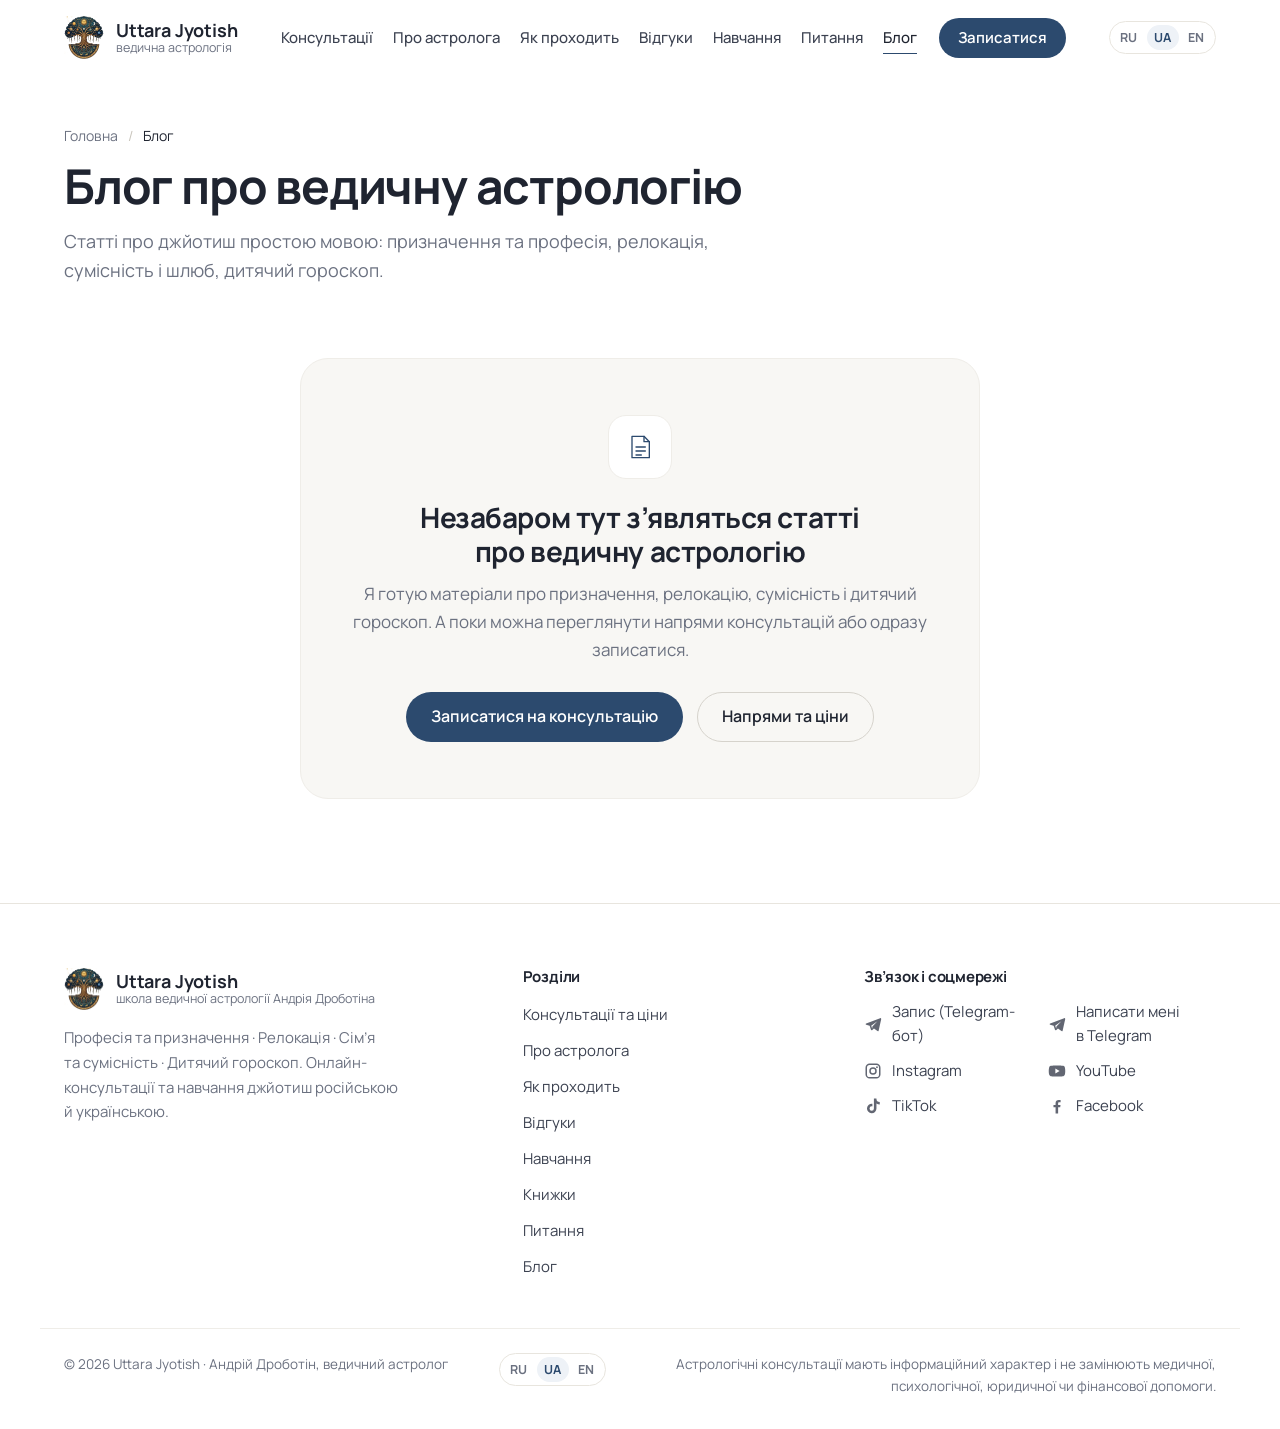
<file: uk/blog/index.html>
<!doctype html>
<html lang="uk">
<head>
<meta charset="utf-8">
<meta name="viewport" content="width=device-width, initial-scale=1">
<title>Блог про ведичну астрологію — Андрій Дроботін | Uttara Jyotish</title>
<meta name="description" content="Статті ведичного астролога Андрія Дроботіна про джйотиш: призначення та професія, релокація, сумісність пари, дитячий гороскоп — простою мовою, без езотеричного сленгу.">
<meta name="author" content="Андрій Дроботін, Uttara Jyotish">
<meta name="robots" content="noindex, follow">
<meta name="theme-color" content="#ffffff">
<link rel="canonical" href="https://andreyastrolog-gif.github.io/uttara-jyotish/uk/blog/">
<link rel="alternate" hreflang="ru" href="https://andreyastrolog-gif.github.io/uttara-jyotish/blog/">
<link rel="alternate" hreflang="uk" href="https://andreyastrolog-gif.github.io/uttara-jyotish/uk/blog/">
<link rel="alternate" hreflang="en" href="https://andreyastrolog-gif.github.io/uttara-jyotish/en/blog/">
<link rel="alternate" hreflang="x-default" href="https://andreyastrolog-gif.github.io/uttara-jyotish/blog/">

<meta property="og:type" content="website">
<meta property="og:locale" content="uk_UA">
<meta property="og:locale:alternate" content="ru_RU">
<meta property="og:locale:alternate" content="en_US">
<meta property="og:site_name" content="Uttara Jyotish">
<meta property="og:title" content="Блог про ведичну астрологію — Андрій Дроботін | Uttara Jyotish">
<meta property="og:description" content="Статті ведичного астролога Андрія Дроботіна про джйотиш: призначення та професія, релокація, сумісність пари, дитячий гороскоп — простою мовою, без езотеричного сленгу.">
<meta property="og:url" content="https://andreyastrolog-gif.github.io/uttara-jyotish/uk/blog/">
<meta property="og:image" content="https://andreyastrolog-gif.github.io/uttara-jyotish/img/og-image.jpg">
<meta property="og:image:width" content="1200">
<meta property="og:image:height" content="630">
<meta property="og:image:alt" content="Uttara Jyotish — ведичний астролог Андрій Дроботін">
<meta name="twitter:card" content="summary_large_image">
<meta name="twitter:title" content="Блог про ведичну астрологію — Андрій Дроботін | Uttara Jyotish">
<meta name="twitter:description" content="Статті ведичного астролога Андрія Дроботіна про джйотиш: призначення та професія, релокація, сумісність пари, дитячий гороскоп — простою мовою, без езотеричного сленгу.">
<meta name="twitter:image" content="https://andreyastrolog-gif.github.io/uttara-jyotish/img/og-image.jpg">

<link rel="icon" href="../../favicon.ico" sizes="48x48">
<link rel="icon" type="image/png" sizes="32x32" href="../../favicon-32.png">
<link rel="icon" type="image/png" sizes="16x16" href="../../favicon-16.png">
<link rel="apple-touch-icon" href="../../apple-touch-icon.png">
<link rel="manifest" href="../../site.webmanifest">
<link rel="alternate" type="application/rss+xml" title="Uttara Jyotish — блог про ведичну астрологію" href="rss.xml">

<link rel="preload" href="../../fonts/manrope.woff2" as="font" type="font/woff2" crossorigin>
<link rel="stylesheet" href="../../css/style.css">
<script>document.documentElement.classList.add('js');</script>
<script type="application/ld+json">
{
 "@context": "https://schema.org",
 "@graph": [
  {
   "@type": "CollectionPage",
   "@id": "https://andreyastrolog-gif.github.io/uttara-jyotish/uk/blog/#page",
   "url": "https://andreyastrolog-gif.github.io/uttara-jyotish/uk/blog/",
   "name": "Блог про ведичну астрологію — Андрій Дроботін | Uttara Jyotish",
   "description": "Статті ведичного астролога Андрія Дроботіна про джйотиш: призначення та професія, релокація, сумісність пари, дитячий гороскоп — простою мовою, без езотеричного сленгу.",
   "inLanguage": "uk",
   "isPartOf": {
    "@id": "https://andreyastrolog-gif.github.io/uttara-jyotish/#website"
   }
  },
  {
   "@type": "BreadcrumbList",
   "itemListElement": [
    {
     "@type": "ListItem",
     "position": 1,
     "name": "Головна",
     "item": "https://andreyastrolog-gif.github.io/uttara-jyotish/uk/"
    },
    {
     "@type": "ListItem",
     "position": 2,
     "name": "Блог",
     "item": "https://andreyastrolog-gif.github.io/uttara-jyotish/uk/blog/"
    }
   ],
   "@id": "https://andreyastrolog-gif.github.io/uttara-jyotish/uk/blog/#breadcrumbs"
  }
 ]
}
</script>
</head>
<body>
<a class="skip-link" href="#main">Перейти до&nbsp;змісту</a>

<header class="site-header" id="siteHeader">
  <div class="container header-inner">
    <a class="brand" href="../" aria-label="Uttara Jyotish — на головну">
      <img src="../../img/emblem-160.webp" width="160" height="170" alt="" class="brand-emblem">
      <span class="brand-text"><span class="brand-name">Uttara Jyotish</span><span class="brand-sub">ведична астрологія</span></span>
    </a>
    <nav class="main-nav" id="mainNav" aria-label="Головне меню">
      <ul>
        <li><a href="../#services">Консультації</a></li><li><a href="../#about">Про астролога</a></li><li><a href="../#how">Як&nbsp;проходить</a></li><li><a href="../#reviews">Відгуки</a></li><li><a href="../#courses">Навчання</a></li><li><a href="../#faq">Питання</a></li><li><a href="./" aria-current="page">Блог</a></li>
      </ul>
      <a class="btn btn-primary btn-sm nav-cta" href="https://t.me/andreyastrologbot?start=site" data-link="booking" target="_blank" rel="noopener">Записатися</a>
    </nav>
    <div class="header-tools">
      <ul class="lang-switch" aria-label="Мова сайту"><li><a href="../../blog/" hreflang="ru" lang="ru" data-lang-pick="ru" title="Русский" aria-label="Русский">RU</a></li><li><a href="./" hreflang="uk" lang="uk" data-lang-pick="uk" title="Українська" aria-label="Українська" aria-current="true">UA</a></li><li><a href="../../en/blog/" hreflang="en" lang="en" data-lang-pick="en" title="English" aria-label="English">EN</a></li></ul>
      <button class="nav-toggle" id="navToggle" aria-controls="mainNav" aria-expanded="false" aria-label="Відкрити меню" data-label-open="Відкрити меню" data-label-close="Закрити меню">
        <span></span><span></span><span></span>
      </button>
    </div>
  </div>
</header>

<main id="main" class="blog-main">
  <section class="blog-hero">
    <div class="container">
      <nav class="breadcrumbs" aria-label="Навігація"><ol><li><a href="../">Головна</a></li><li><span aria-current="page">Блог</span></li></ol></nav>
      <h1 class="blog-title">Блог про&nbsp;ведичну астрологію</h1>
      <p class="blog-lead">Статті про&nbsp;джйотиш простою мовою: призначення та&nbsp;професія, релокація, сумісність і&nbsp;шлюб, дитячий гороскоп.</p>
      
    </div>
  </section>
  <section class="blog-list">
    <div class="container">
    
    <div class="blog-empty reveal">
      <div class="blog-empty-ico" aria-hidden="true"><svg viewBox="0 0 48 48"><path d="M12 8h18l8 8v24H12z"/><path d="M30 8v8h8M18 24h14M18 30h14M18 36h8"/></svg></div>
      <h2>Незабаром тут з’являться статті про&nbsp;ведичну астрологію</h2>
      <p>Я&nbsp;готую матеріали про&nbsp;призначення, релокацію, сумісність і&nbsp;дитячий гороскоп. А&nbsp;поки можна переглянути напрями консультацій або&nbsp;одразу записатися.</p>
      <div class="hero-actions center">
        <a class="btn btn-primary" href="https://t.me/andreyastrologbot?start=site" data-link="booking" target="_blank" rel="noopener">Записатися на&nbsp;консультацію</a>
        <a class="btn btn-secondary" href="../#services">Напрями та&nbsp;ціни</a>
      </div>
    </div>
    
    </div>
  </section>
</main>

<footer class="site-footer">
  <div class="container footer-grid">
    <div class="footer-brand">
      <a class="brand" href="../">
        <img src="../../img/emblem-160.webp" width="160" height="170" alt="" class="brand-emblem" loading="lazy">
        <span class="brand-text"><span class="brand-name">Uttara Jyotish</span><span class="brand-sub">школа ведичної астрології Андрія Дроботіна</span></span>
      </a>
      <p class="footer-about">Професія та&nbsp;призначення · Релокація · Сім’я та&nbsp;сумісність · Дитячий гороскоп. Онлайн-консультації та&nbsp;навчання джйотиш російською й&nbsp;українською.</p>
    </div>
    <nav class="footer-nav" aria-label="Розділи сайту">
      <h2 class="footer-title">Розділи</h2>
      <ul>
        <li><a href="../#services">Консультації та&nbsp;ціни</a></li><li><a href="../#about">Про астролога</a></li><li><a href="../#how">Як&nbsp;проходить</a></li><li><a href="../#reviews">Відгуки</a></li><li><a href="../#courses">Навчання</a></li><li><a href="../#books">Книжки</a></li><li><a href="../#faq">Питання</a></li><li><a href="./">Блог</a></li>
      </ul>
    </nav>
    <div class="footer-social">
      <h2 class="footer-title">Зв’язок і&nbsp;соцмережі</h2>
      <ul class="socials">
        <li><a href="https://t.me/andreyastrologbot?start=site" data-link="booking" target="_blank" rel="noopener" aria-label="Записатися на консультацію через Telegram-бот"><svg viewBox="0 0 24 24" aria-hidden="true"><path d="M21.5 4.2L2.9 11.4c-.9.4-.9 1.3 0 1.6l4.6 1.4 1.8 5.4c.2.6.9.8 1.4.4l2.6-2.1 4.6 3.4c.6.4 1.4.1 1.6-.6L22.9 5.6c.3-1-.5-1.8-1.4-1.4zM9.6 14.3l8.2-6.1-6.6 7.2-.3 2.6z"/></svg><span>Запис (Telegram-бот)</span></a></li>
        <li><a href="https://t.me/andreyastrolog" data-link="telegram" target="_blank" rel="noopener" aria-label="Написати мені в Telegram"><svg viewBox="0 0 24 24" aria-hidden="true"><path d="M21.5 4.2L2.9 11.4c-.9.4-.9 1.3 0 1.6l4.6 1.4 1.8 5.4c.2.6.9.8 1.4.4l2.6-2.1 4.6 3.4c.6.4 1.4.1 1.6-.6L22.9 5.6c.3-1-.5-1.8-1.4-1.4zM9.6 14.3l8.2-6.1-6.6 7.2-.3 2.6z"/></svg><span>Написати мені в&nbsp;Telegram</span></a></li>
        <li><a href="#INSTAGRAM_LINK" data-link="instagram" target="_blank" rel="noopener" aria-label="Instagram"><svg viewBox="0 0 24 24" aria-hidden="true"><path d="M7.5 2h9A5.5 5.5 0 0 1 22 7.5v9a5.5 5.5 0 0 1-5.5 5.5h-9A5.5 5.5 0 0 1 2 16.5v-9A5.5 5.5 0 0 1 7.5 2zm0 2A3.5 3.5 0 0 0 4 7.5v9A3.5 3.5 0 0 0 7.5 20h9a3.5 3.5 0 0 0 3.5-3.5v-9A3.5 3.5 0 0 0 16.5 4zM12 7a5 5 0 1 1 0 10 5 5 0 0 1 0-10zm0 2a3 3 0 1 0 0 6 3 3 0 0 0 0-6zm5.3-3.3a1.2 1.2 0 1 1 0 2.4 1.2 1.2 0 0 1 0-2.4z"/></svg><span>Instagram</span></a></li><li><a href="#YOUTUBE_LINK" data-link="youtube" target="_blank" rel="noopener" aria-label="YouTube"><svg viewBox="0 0 24 24" aria-hidden="true"><path d="M22.5 7.2a3 3 0 0 0-2.1-2.1C18.5 4.6 12 4.6 12 4.6s-6.5 0-8.4.5a3 3 0 0 0-2.1 2.1C1 9.1 1 12 1 12s0 2.9.5 4.8a3 3 0 0 0 2.1 2.1c1.9.5 8.4.5 8.4.5s6.5 0 8.4-.5a3 3 0 0 0 2.1-2.1c.5-1.9.5-4.8.5-4.8s0-2.9-.5-4.8zM9.8 15.3V8.7l5.7 3.3z"/></svg><span>YouTube</span></a></li><li><a href="#TIKTOK_LINK" data-link="tiktok" target="_blank" rel="noopener" aria-label="TikTok"><svg viewBox="0 0 24 24" aria-hidden="true"><path d="M16.6 2h-3.4v13.3a2.9 2.9 0 1 1-2.9-2.9c.3 0 .6 0 .9.1V9.1a6.3 6.3 0 1 0 5.4 6.2V8.6a8 8 0 0 0 4.4 1.4V6.6a4.5 4.5 0 0 1-4.4-4.6z"/></svg><span>TikTok</span></a></li><li><a href="#FACEBOOK_LINK" data-link="facebook" target="_blank" rel="noopener" aria-label="Facebook"><svg viewBox="0 0 24 24" aria-hidden="true"><path d="M13.5 22v-8.2h2.8l.4-3.2h-3.2V8.5c0-.9.3-1.6 1.6-1.6h1.7V4.1c-.3 0-1.3-.1-2.5-.1-2.5 0-4.2 1.5-4.2 4.3v2.3H7.3v3.2h2.8V22z"/></svg><span>Facebook</span></a></li>
      </ul>
    </div>
  </div>
  <div class="container footer-bottom">
    <p>© <span id="year">2026</span> Uttara Jyotish · Андрій Дроботін, ведичний астролог</p>
    <ul class="lang-switch lang-switch-footer" aria-label="Мова сайту"><li><a href="../../blog/" hreflang="ru" lang="ru" data-lang-pick="ru" title="Русский" aria-label="Русский">RU</a></li><li><a href="./" hreflang="uk" lang="uk" data-lang-pick="uk" title="Українська" aria-label="Українська" aria-current="true">UA</a></li><li><a href="../../en/blog/" hreflang="en" lang="en" data-lang-pick="en" title="English" aria-label="English">EN</a></li></ul>
    <p class="disclaimer">Астрологічні консультації мають інформаційний характер і&nbsp;не&nbsp;замінюють медичної, психологічної, юридичної чи&nbsp;фінансової допомоги.</p>
  </div>
</footer>

<script src="../../js/main.js" defer></script>
</body>
</html>
</file>
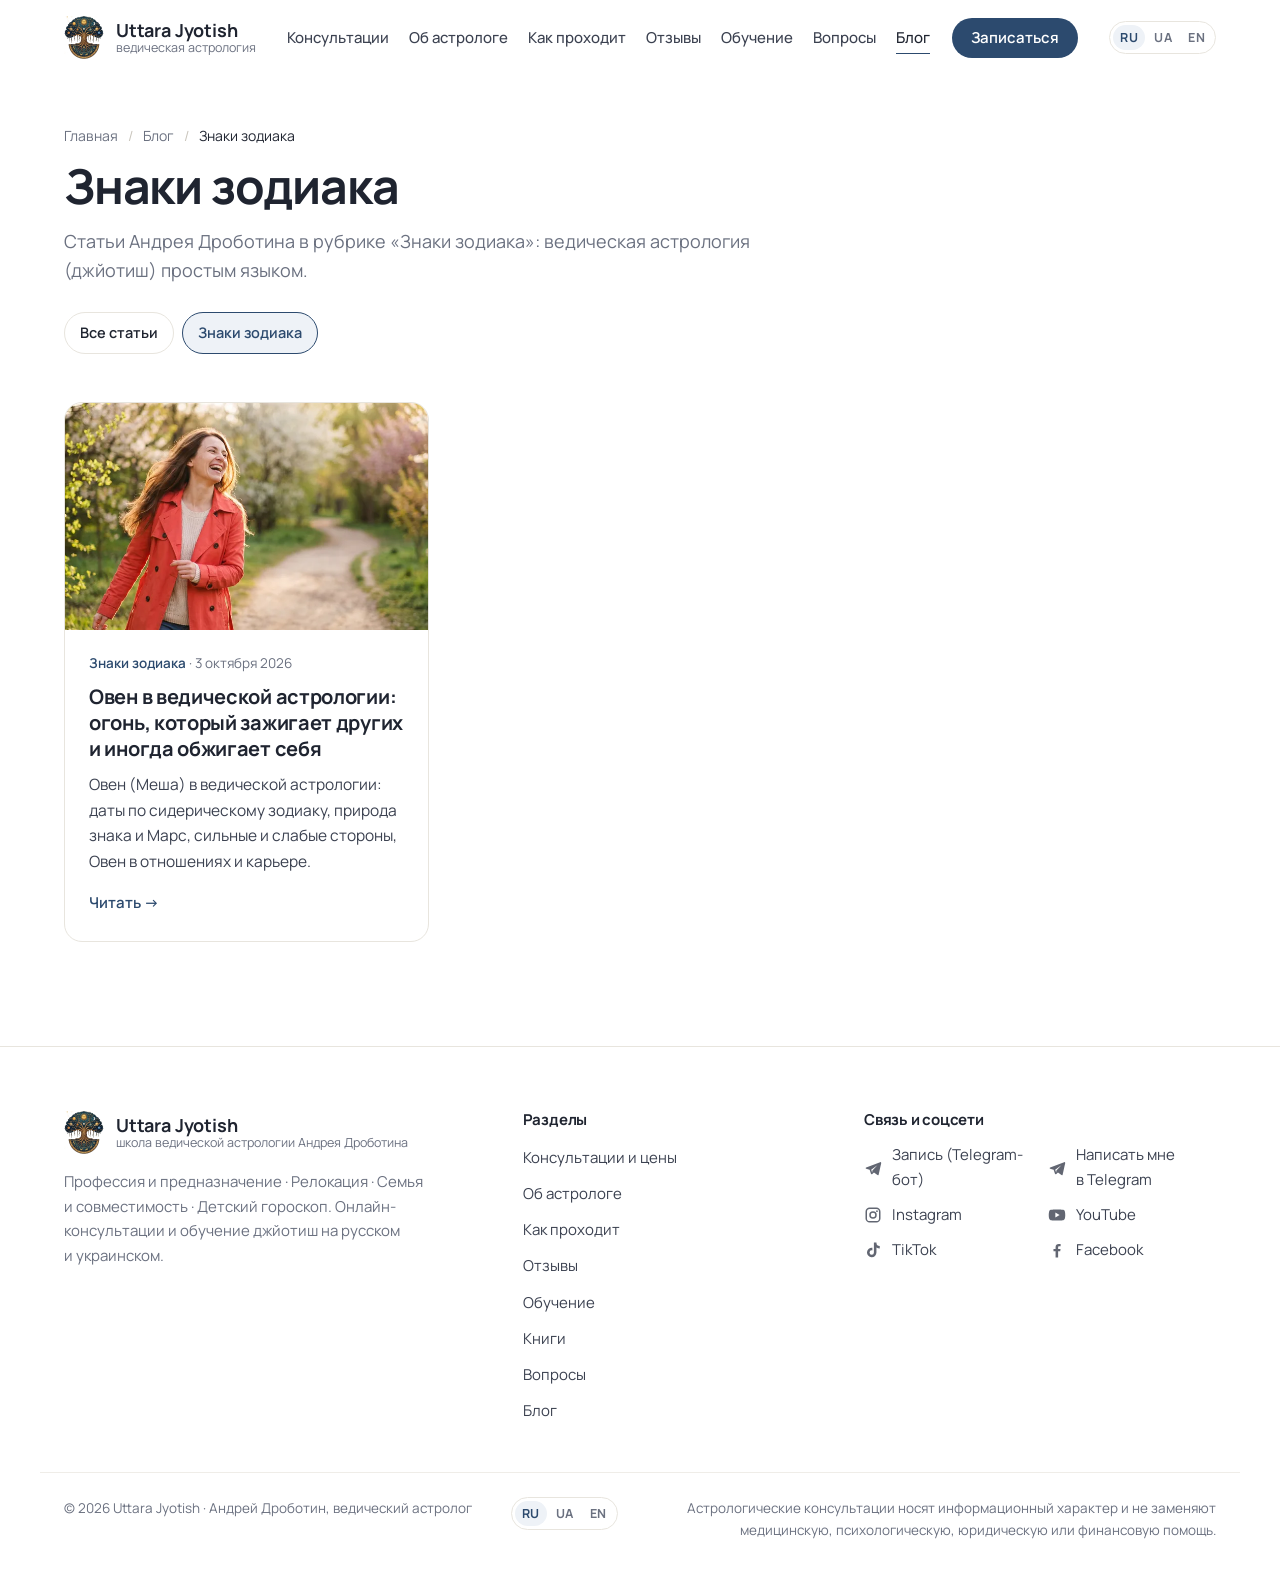
<file: blog/category/znaki-zodiaka/index.html>
<!doctype html>
<html lang="ru">
<head>
<meta charset="utf-8">
<meta name="viewport" content="width=device-width, initial-scale=1">
<title>Знаки зодиака — статьи о ведической астрологии | Uttara Jyotish</title>
<meta name="description" content="Статьи Андрея Дроботина в рубрике «Знаки зодиака»: ведическая астрология (джйотиш) простым языком.">
<meta name="author" content="Андрей Дроботин, Uttara Jyotish">
<meta name="robots" content="index, follow, max-image-preview:large">
<meta name="theme-color" content="#ffffff">
<link rel="canonical" href="https://andreyastrolog-gif.github.io/uttara-jyotish/blog/category/znaki-zodiaka/">

<meta property="og:type" content="website">
<meta property="og:locale" content="ru_RU">
<meta property="og:site_name" content="Uttara Jyotish">
<meta property="og:title" content="Знаки зодиака — статьи о ведической астрологии | Uttara Jyotish">
<meta property="og:description" content="Статьи Андрея Дроботина в рубрике «Знаки зодиака»: ведическая астрология (джйотиш) простым языком.">
<meta property="og:url" content="https://andreyastrolog-gif.github.io/uttara-jyotish/blog/category/znaki-zodiaka/">
<meta property="og:image" content="https://andreyastrolog-gif.github.io/uttara-jyotish/img/og-image.jpg">
<meta property="og:image:width" content="1200">
<meta property="og:image:height" content="630">
<meta property="og:image:alt" content="Uttara Jyotish — ведический астролог Андрей Дроботин">
<meta name="twitter:card" content="summary_large_image">
<meta name="twitter:title" content="Знаки зодиака — статьи о ведической астрологии | Uttara Jyotish">
<meta name="twitter:description" content="Статьи Андрея Дроботина в рубрике «Знаки зодиака»: ведическая астрология (джйотиш) простым языком.">
<meta name="twitter:image" content="https://andreyastrolog-gif.github.io/uttara-jyotish/img/og-image.jpg">

<link rel="icon" href="../../../favicon.ico" sizes="48x48">
<link rel="icon" type="image/png" sizes="32x32" href="../../../favicon-32.png">
<link rel="icon" type="image/png" sizes="16x16" href="../../../favicon-16.png">
<link rel="apple-touch-icon" href="../../../apple-touch-icon.png">
<link rel="manifest" href="../../../site.webmanifest">
<link rel="alternate" type="application/rss+xml" title="Uttara Jyotish — блог о ведической астрологии" href="../../rss.xml">

<link rel="preload" href="../../../fonts/manrope.woff2" as="font" type="font/woff2" crossorigin>
<link rel="stylesheet" href="../../../css/style.css">
<script>document.documentElement.classList.add('js');</script>
<script type="application/ld+json">
{
 "@context": "https://schema.org",
 "@graph": [
  {
   "@type": "CollectionPage",
   "@id": "https://andreyastrolog-gif.github.io/uttara-jyotish/blog/category/znaki-zodiaka/#page",
   "url": "https://andreyastrolog-gif.github.io/uttara-jyotish/blog/category/znaki-zodiaka/",
   "name": "Знаки зодиака — статьи о ведической астрологии | Uttara Jyotish",
   "description": "Статьи Андрея Дроботина в рубрике «Знаки зодиака»: ведическая астрология (джйотиш) простым языком.",
   "inLanguage": "ru",
   "isPartOf": {
    "@id": "https://andreyastrolog-gif.github.io/uttara-jyotish/#website"
   }
  },
  {
   "@type": "BreadcrumbList",
   "itemListElement": [
    {
     "@type": "ListItem",
     "position": 1,
     "name": "Главная",
     "item": "https://andreyastrolog-gif.github.io/uttara-jyotish/"
    },
    {
     "@type": "ListItem",
     "position": 2,
     "name": "Блог",
     "item": "https://andreyastrolog-gif.github.io/uttara-jyotish/blog/"
    },
    {
     "@type": "ListItem",
     "position": 3,
     "name": "Знаки зодиака",
     "item": "https://andreyastrolog-gif.github.io/uttara-jyotish/blog/category/znaki-zodiaka/"
    }
   ],
   "@id": "https://andreyastrolog-gif.github.io/uttara-jyotish/blog/category/znaki-zodiaka/#breadcrumbs"
  }
 ]
}
</script>
</head>
<body>
<a class="skip-link" href="#main">Перейти к&nbsp;содержанию</a>

<header class="site-header" id="siteHeader">
  <div class="container header-inner">
    <a class="brand" href="../../../" aria-label="Uttara Jyotish — на главную">
      <img src="../../../img/emblem-160.webp" width="160" height="170" alt="" class="brand-emblem">
      <span class="brand-text"><span class="brand-name">Uttara Jyotish</span><span class="brand-sub">ведическая астрология</span></span>
    </a>
    <nav class="main-nav" id="mainNav" aria-label="Основное меню">
      <ul>
        <li><a href="../../../#services">Консультации</a></li><li><a href="../../../#about">Об&nbsp;астрологе</a></li><li><a href="../../../#how">Как проходит</a></li><li><a href="../../../#reviews">Отзывы</a></li><li><a href="../../../#courses">Обучение</a></li><li><a href="../../../#faq">Вопросы</a></li><li><a href="../../" aria-current="page">Блог</a></li>
      </ul>
      <a class="btn btn-primary btn-sm nav-cta" href="https://t.me/andreyastrologbot?start=site" data-link="booking" target="_blank" rel="noopener">Записаться</a>
    </nav>
    <div class="header-tools">
      <ul class="lang-switch" aria-label="Язык сайта"><li><a href="../../" hreflang="ru" lang="ru" data-lang-pick="ru" title="Русский" aria-label="Русский" aria-current="true">RU</a></li><li><a href="../../../uk/blog/" hreflang="uk" lang="uk" data-lang-pick="uk" title="Українська" aria-label="Українська">UA</a></li><li><a href="../../../en/blog/" hreflang="en" lang="en" data-lang-pick="en" title="English" aria-label="English">EN</a></li></ul>
      <button class="nav-toggle" id="navToggle" aria-controls="mainNav" aria-expanded="false" aria-label="Открыть меню" data-label-open="Открыть меню" data-label-close="Закрыть меню">
        <span></span><span></span><span></span>
      </button>
    </div>
  </div>
</header>

<main id="main" class="blog-main">
  <section class="blog-hero">
    <div class="container">
      <nav class="breadcrumbs" aria-label="Навигация"><ol><li><a href="../../../">Главная</a></li><li><a href="../../">Блог</a></li><li><span aria-current="page">Знаки зодиака</span></li></ol></nav>
      <h1 class="blog-title">Знаки зодиака</h1>
      <p class="blog-lead">Статьи Андрея Дроботина в&nbsp;рубрике «Знаки зодиака»: ведическая астрология (джйотиш) простым языком.</p>
      <nav class="blog-cats" aria-label="Рубрики"><a class="" href="../../">Все статьи</a><a class="active" href="./">Знаки зодиака</a></nav>
    </div>
  </section>
  <section class="blog-list">
    <div class="container">
    <div class="post-grid">
      <article class="post-card reveal">
        <a class="post-card-link" href="../../oven-v-vedicheskoy-astrologii/">
          <div class="post-card-cover"><img src="../../img/aries-cover-713c8422-1600.webp" srcset="../../img/aries-cover-713c8422-800.webp 800w, ../../img/aries-cover-713c8422-1600.webp 1600w" sizes="(min-width: 1000px) 370px, (min-width: 640px) 45vw, 92vw" width="1600" height="893" alt="Смеющаяся женщина в коралловом пальто уверенно шагает по весеннему парку на рассвете — энергия Овна в ведической астрологии" loading="lazy" decoding="async"></div>
          <div class="post-card-body">
            <p class="post-card-meta"><span class="post-card-cat">Знаки зодиака</span> · <time datetime="2026-10-03">3 октября 2026</time></p>
            <h2 class="post-card-title">Овен в&nbsp;ведической астрологии: огонь, который зажигает других и&nbsp;иногда обжигает себя</h2>
            <p class="post-card-excerpt">Овен (Меша) в&nbsp;ведической астрологии: даты по&nbsp;сидерическому зодиаку, природа знака и&nbsp;Марс, сильные и&nbsp;слабые стороны, Овен в&nbsp;отношениях и&nbsp;карьере.</p>
            <span class="post-card-more">Читать →</span>
          </div>
        </a>
      </article>
    </div>
    
    </div>
  </section>
</main>

<footer class="site-footer">
  <div class="container footer-grid">
    <div class="footer-brand">
      <a class="brand" href="../../../">
        <img src="../../../img/emblem-160.webp" width="160" height="170" alt="" class="brand-emblem" loading="lazy">
        <span class="brand-text"><span class="brand-name">Uttara Jyotish</span><span class="brand-sub">школа ведической астрологии Андрея Дроботина</span></span>
      </a>
      <p class="footer-about">Профессия и&nbsp;предназначение · Релокация · Семья и&nbsp;совместимость · Детский гороскоп. Онлайн-консультации и&nbsp;обучение джйотиш на&nbsp;русском и&nbsp;украинском.</p>
    </div>
    <nav class="footer-nav" aria-label="Разделы сайта">
      <h2 class="footer-title">Разделы</h2>
      <ul>
        <li><a href="../../../#services">Консультации и&nbsp;цены</a></li><li><a href="../../../#about">Об&nbsp;астрологе</a></li><li><a href="../../../#how">Как проходит</a></li><li><a href="../../../#reviews">Отзывы</a></li><li><a href="../../../#courses">Обучение</a></li><li><a href="../../../#books">Книги</a></li><li><a href="../../../#faq">Вопросы</a></li><li><a href="../../">Блог</a></li>
      </ul>
    </nav>
    <div class="footer-social">
      <h2 class="footer-title">Связь и&nbsp;соцсети</h2>
      <ul class="socials">
        <li><a href="https://t.me/andreyastrologbot?start=site" data-link="booking" target="_blank" rel="noopener" aria-label="Записаться на консультацию через Telegram-бот"><svg viewBox="0 0 24 24" aria-hidden="true"><path d="M21.5 4.2L2.9 11.4c-.9.4-.9 1.3 0 1.6l4.6 1.4 1.8 5.4c.2.6.9.8 1.4.4l2.6-2.1 4.6 3.4c.6.4 1.4.1 1.6-.6L22.9 5.6c.3-1-.5-1.8-1.4-1.4zM9.6 14.3l8.2-6.1-6.6 7.2-.3 2.6z"/></svg><span>Запись (Telegram-бот)</span></a></li>
        <li><a href="https://t.me/andreyastrolog" data-link="telegram" target="_blank" rel="noopener" aria-label="Написать мне в Telegram"><svg viewBox="0 0 24 24" aria-hidden="true"><path d="M21.5 4.2L2.9 11.4c-.9.4-.9 1.3 0 1.6l4.6 1.4 1.8 5.4c.2.6.9.8 1.4.4l2.6-2.1 4.6 3.4c.6.4 1.4.1 1.6-.6L22.9 5.6c.3-1-.5-1.8-1.4-1.4zM9.6 14.3l8.2-6.1-6.6 7.2-.3 2.6z"/></svg><span>Написать мне в&nbsp;Telegram</span></a></li>
        <li><a href="#INSTAGRAM_LINK" data-link="instagram" target="_blank" rel="noopener" aria-label="Instagram"><svg viewBox="0 0 24 24" aria-hidden="true"><path d="M7.5 2h9A5.5 5.5 0 0 1 22 7.5v9a5.5 5.5 0 0 1-5.5 5.5h-9A5.5 5.5 0 0 1 2 16.5v-9A5.5 5.5 0 0 1 7.5 2zm0 2A3.5 3.5 0 0 0 4 7.5v9A3.5 3.5 0 0 0 7.5 20h9a3.5 3.5 0 0 0 3.5-3.5v-9A3.5 3.5 0 0 0 16.5 4zM12 7a5 5 0 1 1 0 10 5 5 0 0 1 0-10zm0 2a3 3 0 1 0 0 6 3 3 0 0 0 0-6zm5.3-3.3a1.2 1.2 0 1 1 0 2.4 1.2 1.2 0 0 1 0-2.4z"/></svg><span>Instagram</span></a></li><li><a href="#YOUTUBE_LINK" data-link="youtube" target="_blank" rel="noopener" aria-label="YouTube"><svg viewBox="0 0 24 24" aria-hidden="true"><path d="M22.5 7.2a3 3 0 0 0-2.1-2.1C18.5 4.6 12 4.6 12 4.6s-6.5 0-8.4.5a3 3 0 0 0-2.1 2.1C1 9.1 1 12 1 12s0 2.9.5 4.8a3 3 0 0 0 2.1 2.1c1.9.5 8.4.5 8.4.5s6.5 0 8.4-.5a3 3 0 0 0 2.1-2.1c.5-1.9.5-4.8.5-4.8s0-2.9-.5-4.8zM9.8 15.3V8.7l5.7 3.3z"/></svg><span>YouTube</span></a></li><li><a href="#TIKTOK_LINK" data-link="tiktok" target="_blank" rel="noopener" aria-label="TikTok"><svg viewBox="0 0 24 24" aria-hidden="true"><path d="M16.6 2h-3.4v13.3a2.9 2.9 0 1 1-2.9-2.9c.3 0 .6 0 .9.1V9.1a6.3 6.3 0 1 0 5.4 6.2V8.6a8 8 0 0 0 4.4 1.4V6.6a4.5 4.5 0 0 1-4.4-4.6z"/></svg><span>TikTok</span></a></li><li><a href="#FACEBOOK_LINK" data-link="facebook" target="_blank" rel="noopener" aria-label="Facebook"><svg viewBox="0 0 24 24" aria-hidden="true"><path d="M13.5 22v-8.2h2.8l.4-3.2h-3.2V8.5c0-.9.3-1.6 1.6-1.6h1.7V4.1c-.3 0-1.3-.1-2.5-.1-2.5 0-4.2 1.5-4.2 4.3v2.3H7.3v3.2h2.8V22z"/></svg><span>Facebook</span></a></li>
      </ul>
    </div>
  </div>
  <div class="container footer-bottom">
    <p>© <span id="year">2026</span> Uttara Jyotish · Андрей Дроботин, ведический астролог</p>
    <ul class="lang-switch lang-switch-footer" aria-label="Язык сайта"><li><a href="../../" hreflang="ru" lang="ru" data-lang-pick="ru" title="Русский" aria-label="Русский" aria-current="true">RU</a></li><li><a href="../../../uk/blog/" hreflang="uk" lang="uk" data-lang-pick="uk" title="Українська" aria-label="Українська">UA</a></li><li><a href="../../../en/blog/" hreflang="en" lang="en" data-lang-pick="en" title="English" aria-label="English">EN</a></li></ul>
    <p class="disclaimer">Астрологические консультации носят информационный характер и&nbsp;не&nbsp;заменяют медицинскую, психологическую, юридическую или&nbsp;финансовую помощь.</p>
  </div>
</footer>

<script src="../../../js/main.js" defer></script>
</body>
</html>
</file>
<file: css/style.css>
/* Uttara Jyotish — светлый минималистичный дизайн */
@font-face{font-family:"Manrope";src:url(../fonts/manrope.woff2) format("woff2");font-weight:200 800;font-style:normal;font-display:swap}

:root{
  --bg:#ffffff; --bg-alt:#f8f7f4; --line:#e8e5de; --line-soft:#efede8;
  --ink:#1f2430; --text:#3b4150; --muted:#6b7180;
  --accent:#2c4a6e; --accent-dark:#213a58; --accent-soft:#eef2f7;
  --gold:#b08d57;
  --radius:18px; --radius-sm:12px;
  --shadow:0 1px 2px rgba(31,36,48,.04),0 8px 24px rgba(31,36,48,.06);
  --shadow-lg:0 2px 6px rgba(31,36,48,.05),0 24px 60px rgba(31,36,48,.10);
  --container:1200px;
  --font:"Manrope",system-ui,-apple-system,"Segoe UI",Roboto,Arial,sans-serif;
  --header-h:76px;
}
*,*::before,*::after{box-sizing:border-box}
html{scroll-behavior:smooth;scroll-padding-top:calc(var(--header-h) + 12px);-webkit-text-size-adjust:100%}
body{margin:0;font-family:var(--font);font-size:17px;line-height:1.65;color:var(--text);background:var(--bg);-webkit-font-smoothing:antialiased;text-rendering:optimizeLegibility}
img{max-width:100%;height:auto;display:block}
a{color:var(--accent);text-decoration:none}
a:hover{color:var(--accent-dark)}
h1,h2,h3,h4{color:var(--ink);font-weight:700;line-height:1.2;letter-spacing:-.015em;margin:0 0 .6em}
h2{font-size:clamp(28px,3.2vw,40px)}
h3{font-size:20px;letter-spacing:-.01em}
h4{font-size:17px}
p{margin:0 0 1em}
ul,ol{margin:0;padding:0;list-style:none}
:focus-visible{outline:2px solid var(--accent);outline-offset:3px;border-radius:6px}
.container{width:100%;max-width:var(--container);margin:0 auto;padding:0 24px}
.narrow{max-width:860px}
.center{text-align:center}
.skip-link{position:absolute;left:12px;top:-60px;z-index:100;background:var(--ink);color:#fff;padding:10px 16px;border-radius:8px}
.skip-link:focus{top:12px;color:#fff}

/* Buttons */
.btn{display:inline-flex;align-items:center;justify-content:center;gap:8px;font:600 16px/1.2 var(--font);padding:14px 24px;border-radius:999px;border:1.5px solid transparent;cursor:pointer;transition:background-color .2s,color .2s,border-color .2s,box-shadow .2s,transform .2s;text-align:center}
.btn-lg{padding:16px 30px;font-size:16.5px}
.btn-sm{padding:10px 18px;font-size:15px}
.btn-primary{background:var(--accent);color:#fff}
.btn-primary:hover{background:var(--accent-dark);color:#fff;box-shadow:0 8px 20px rgba(44,74,110,.22);transform:translateY(-1px)}
.btn-secondary{background:transparent;color:var(--ink);border-color:#d6d3cc}
.btn-secondary:hover{border-color:var(--accent);color:var(--accent);transform:translateY(-1px)}

/* Header */
.site-header{position:fixed;inset:0 0 auto;z-index:50;height:var(--header-h);background:rgba(255,255,255,.92);backdrop-filter:saturate(1.4) blur(10px);-webkit-backdrop-filter:saturate(1.4) blur(10px);border-bottom:1px solid transparent;transition:border-color .25s,box-shadow .25s}
.site-header.scrolled{border-bottom-color:var(--line);box-shadow:0 2px 16px rgba(31,36,48,.04)}
.header-inner{height:100%;display:flex;align-items:center;justify-content:space-between;gap:24px}
.brand{display:flex;align-items:center;gap:12px;color:var(--ink)}
.brand:hover{color:var(--ink)}
.brand-emblem{width:40px;height:auto}
.brand-text{display:flex;flex-direction:column;line-height:1.15}
.brand-name{font-weight:700;font-size:18px;letter-spacing:-.01em}
.brand-sub{font-size:12.5px;color:var(--muted)}
.main-nav{display:flex;align-items:center;gap:32px}
.main-nav ul{display:flex;gap:28px}
.main-nav ul a{color:var(--text);font-size:15.5px;font-weight:500;position:relative;padding:6px 0}
.main-nav ul a::after{content:"";position:absolute;left:0;right:0;bottom:0;height:1.5px;background:var(--accent);transform:scaleX(0);transform-origin:left;transition:transform .25s}
.main-nav ul a:hover{color:var(--ink)}
.main-nav ul a:hover::after{transform:scaleX(1)}
.nav-cta{color:#fff}
.nav-toggle{display:none;width:44px;height:44px;border:0;background:transparent;border-radius:10px;cursor:pointer;padding:10px;flex-direction:column;justify-content:center;gap:5px}
.nav-toggle span{display:block;height:2px;background:var(--ink);border-radius:2px;transition:transform .25s,opacity .25s}
.nav-open .nav-toggle span:nth-child(1){transform:translateY(7px) rotate(45deg)}
.nav-open .nav-toggle span:nth-child(2){opacity:0}
.nav-open .nav-toggle span:nth-child(3){transform:translateY(-7px) rotate(-45deg)}

/* Hero */
.hero{padding:calc(var(--header-h) + 48px) 0 88px;background:var(--bg)}
.hero-grid{display:grid;grid-template-columns:minmax(0,1.05fr) minmax(0,1fr);gap:56px;align-items:center}
.hero-text{display:flex;flex-direction:column;align-items:flex-start}
.kicker{font-size:14.5px;font-weight:600;color:var(--accent);margin-bottom:18px;letter-spacing:.01em}
.hero h1{margin-bottom:18px}
.h1-main{display:block;font-size:clamp(30px,3.4vw,48px);line-height:1.12;letter-spacing:-.025em}
.h1-sub{display:block;margin-top:14px;font-size:clamp(17px,1.5vw,20px);font-weight:500;color:var(--muted);letter-spacing:0}
.hero-lead{font-size:17.5px;color:var(--text);max-width:580px;margin-bottom:22px}
.hero-topics{display:flex;flex-wrap:wrap;gap:8px 20px;margin-bottom:30px;max-width:600px}
.hero-topics li{position:relative;padding-left:26px;font-size:15px;white-space:nowrap;font-weight:500;color:var(--ink);line-height:1.4}
.hero-topics li::before{content:"";position:absolute;left:0;top:1px;width:18px;height:18px;border-radius:50%;background:var(--accent-soft) url("data:image/svg+xml,%3Csvg xmlns='http://www.w3.org/2000/svg' viewBox='0 0 24 24' fill='none' stroke='%232c4a6e' stroke-width='3' stroke-linecap='round' stroke-linejoin='round'%3E%3Cpath d='M6 12.5l4 4 8-9'/%3E%3C/svg%3E") center/12px no-repeat}
.hero-actions{display:flex;flex-wrap:wrap;gap:14px}
.hero-actions.center{justify-content:center}
.hero-photo{margin:0;border-radius:var(--radius);overflow:hidden;box-shadow:var(--shadow-lg);background:var(--bg-alt);aspect-ratio:3/4;max-width:440px;width:100%;justify-self:center}
.hero-photo img{width:100%;height:100%;object-fit:cover}

/* Sections */
.section{padding:104px 0}
.section-alt{background:var(--bg-alt)}
.section-head{max-width:760px;margin:0 auto 56px;text-align:center}
.section-lead{font-size:18px;color:var(--muted)}
.eyebrow{display:inline-flex;align-items:center;gap:10px;font-size:14px;font-weight:600;color:var(--accent);letter-spacing:.02em;margin-bottom:14px}
.eyebrow::before{content:"";width:22px;height:1.5px;background:var(--gold)}
.section-head .eyebrow::after{content:"";width:22px;height:1.5px;background:var(--gold)}

/* About */
.about-grid{display:grid;grid-template-columns:1.05fr 1fr;gap:72px;align-items:start}
.about-text p{font-size:17.5px}
.note{margin-top:24px;padding:18px 22px;border-left:3px solid var(--gold);background:#fff;border-radius:0 var(--radius-sm) var(--radius-sm) 0;color:var(--muted);font-size:15.5px!important}
.side-title{font-size:21px;margin-bottom:20px}
.benefits{display:grid;gap:14px}
.benefit{display:flex;gap:16px;padding:20px 22px;background:#fff;border:1px solid var(--line-soft);border-radius:var(--radius-sm);box-shadow:0 1px 2px rgba(31,36,48,.03)}
.benefit h4{margin-bottom:4px}
.benefit p{margin:0;font-size:15.5px;color:var(--muted)}
.benefit-ico{flex:none;width:42px;height:42px;border-radius:12px;background:var(--accent-soft);display:grid;place-items:center}
.benefit-ico svg{width:22px;height:22px;fill:none;stroke:var(--accent);stroke-width:1.7;stroke-linecap:round;stroke-linejoin:round}

/* Service cards */
.cards{display:grid;grid-template-columns:repeat(3,1fr);gap:24px}
.card{position:relative;background:#fff;border:1px solid var(--line);border-radius:var(--radius);padding:32px;display:flex;flex-direction:column;transition:box-shadow .25s,transform .25s,border-color .25s}
.card:hover{box-shadow:var(--shadow);transform:translateY(-2px);border-color:#dcd8d0}
.card h3{font-size:21px}
.card p{font-size:16px}
.card-featured{grid-column:1/-1;padding:40px;background:var(--bg-alt);border-color:var(--line-soft)}
.card-featured h3{font-size:clamp(22px,2.2vw,27px);max-width:760px}
.card-featured > p{max-width:880px;font-size:17px}
.card-badge{align-self:flex-start;font-size:13px;font-weight:600;color:var(--accent);background:var(--accent-soft);padding:6px 12px;border-radius:999px;margin-bottom:18px}
.card-ico{width:52px;height:52px;border-radius:14px;background:var(--accent-soft);display:grid;place-items:center;margin-bottom:20px}
.card-ico svg{width:28px;height:28px;fill:none;stroke:var(--accent);stroke-width:2.2;stroke-linecap:round;stroke-linejoin:round}
.card-cols{display:grid;grid-template-columns:1.2fr 1fr;gap:40px;margin-top:10px}
.card-sub{font-size:16px;margin-bottom:12px}
.card-aside{background:#fff;border:1px solid var(--line);border-radius:var(--radius-sm);padding:24px}
.card-aside p{font-size:15.5px;color:var(--muted)}
.card-aside .btn{margin-top:4px}
.ticks{display:grid;gap:10px;margin:4px 0 20px}
.ticks li{position:relative;padding-left:26px;font-size:15.5px;line-height:1.5}
.ticks li::before{content:"";position:absolute;left:2px;top:.62em;width:12px;height:1.5px;background:var(--gold)}
.price{margin-top:auto!important;margin-bottom:0;font-weight:600;color:var(--ink)!important;font-size:15px!important}
.card-aside .price{margin:0 0 16px!important}

/* Steps */
.steps{display:grid;grid-template-columns:repeat(4,1fr);gap:24px;margin-bottom:48px;counter-reset:s}
.step{background:#fff;border:1px solid var(--line-soft);border-radius:var(--radius);padding:28px}
.step-num{display:grid;place-items:center;width:40px;height:40px;border-radius:50%;background:var(--accent);color:#fff;font-weight:700;margin-bottom:18px}
.step h3{font-size:18px;margin-bottom:8px}
.step p{margin:0;font-size:15.5px;color:var(--muted)}

/* Courses */
.courses-panel{text-align:center;max-width:1000px;margin:0 auto}
.courses-panel .section-lead{max-width:720px;margin:0 auto 44px}
.courses-panel .eyebrow::after{content:"";width:22px;height:1.5px;background:var(--gold)}
.course-grid{display:grid;grid-template-columns:repeat(3,1fr);gap:24px;margin-bottom:44px;text-align:left}
.course{border:1px solid var(--line);border-radius:var(--radius);padding:28px;background:#fff}
.course h3{font-size:18px;margin-bottom:8px}
.course p{margin:0;font-size:15.5px;color:var(--muted)}

/* FAQ */
.faq{display:grid;gap:12px}
.faq-item{background:#fff;border:1px solid var(--line-soft);border-radius:var(--radius-sm);transition:border-color .2s,box-shadow .2s}
.faq-item[open]{border-color:var(--line);box-shadow:var(--shadow)}
.faq-item summary{list-style:none;cursor:pointer;display:flex;align-items:center;justify-content:space-between;gap:20px;padding:20px 24px}
.faq-item summary::-webkit-details-marker{display:none}
.faq-item summary h3{margin:0;font-size:17px;font-weight:600;letter-spacing:-.005em}
.faq-icon{flex:none;position:relative;width:28px;height:28px;border-radius:50%;background:var(--accent-soft)}
.faq-icon::before,.faq-icon::after{content:"";position:absolute;left:50%;top:50%;width:11px;height:1.8px;background:var(--accent);border-radius:2px;transform:translate(-50%,-50%);transition:transform .25s}
.faq-icon::after{transform:translate(-50%,-50%) rotate(90deg)}
.faq-item[open] .faq-icon::after{transform:translate(-50%,-50%) rotate(0)}
.faq-body{padding:0 24px 22px}
.faq-body p{margin:0;font-size:16px;color:var(--text)}

/* Final CTA */
.final-inner{max-width:900px;margin:0 auto;text-align:center;background:var(--accent-soft);border-radius:28px;padding:72px 48px}
.final-inner h2{max-width:680px;margin-left:auto;margin-right:auto}
.final-inner p{max-width:620px;margin:0 auto 32px;font-size:18px;color:var(--text)}
.final-inner .btn-secondary{background:#fff;border-color:#d3dbe6}

/* Footer */
.site-footer{border-top:1px solid var(--line);padding:64px 0 32px;background:var(--bg)}
.footer-grid{display:grid;grid-template-columns:1.4fr 1fr 1.2fr;gap:48px}
.footer-about{margin-top:16px;font-size:15px;color:var(--muted);max-width:380px}
.footer-title{font-size:15px;margin-bottom:14px}
.footer-nav ul{display:grid;gap:8px}
.footer-nav a{color:var(--text);font-size:15px}
.footer-nav a:hover{color:var(--accent)}
.socials{display:grid;grid-template-columns:1fr 1fr;gap:10px 16px}
.socials a{display:flex;align-items:center;gap:10px;color:var(--text);font-size:15px}
.socials a:hover{color:var(--accent)}
.socials svg{width:18px;height:18px;fill:currentColor;flex:none;opacity:.8}
.footer-bottom{margin-top:48px;padding-top:24px;border-top:1px solid var(--line-soft);display:flex;justify-content:space-between;gap:24px;font-size:13.5px;color:var(--muted)}
.footer-bottom p{margin:0}
.disclaimer{max-width:560px;text-align:right}

/* Reveal (gentle) */
.js .reveal{opacity:0;transform:translateY(16px);transition:opacity .7s ease,transform .7s cubic-bezier(.2,.7,.2,1);transition-delay:var(--d,0s)}
.js .reveal.in{opacity:1;transform:none}

/* Responsive */
@media (max-width:1080px){
  .main-nav{gap:20px}.main-nav ul{gap:18px}
  .cards{grid-template-columns:1fr 1fr}
  .steps{grid-template-columns:1fr 1fr}
}
@media (max-width:999px){
  :root{--header-h:66px}
  .nav-toggle{display:flex}
  .main-nav{position:fixed;top:var(--header-h);left:0;right:0;flex-direction:column;align-items:stretch;gap:16px;padding:16px 24px 28px;background:#fff;border-bottom:1px solid var(--line);box-shadow:0 20px 40px rgba(31,36,48,.08);transform:translateY(-8px);opacity:0;visibility:hidden;transition:opacity .2s,transform .2s,visibility .2s}
  .nav-open .main-nav{opacity:1;transform:none;visibility:visible}
  .main-nav ul{flex-direction:column;gap:0}
  .main-nav ul a{display:block;padding:13px 0;border-bottom:1px solid var(--line-soft);font-size:17px}
  .main-nav ul a::after{display:none}
  .hero{padding:calc(var(--header-h) + 36px) 0 72px}
  .hero-grid{grid-template-columns:1fr;gap:40px}
  .hero-photo{max-width:420px}
  .about-grid{grid-template-columns:1fr;gap:48px}
  .card-cols{grid-template-columns:1fr;gap:24px}
  .course-grid{grid-template-columns:1fr}
  .footer-grid{grid-template-columns:1fr 1fr}
  .footer-brand{grid-column:1/-1}
  .section{padding:80px 0}
}
@media (max-width:640px){
  .hero-photo{max-width:400px}
  body{font-size:16px}
  .container{padding:0 20px}
  .brand-emblem{width:34px}
  .brand-name{font-size:16.5px}
  .brand-sub{font-size:11.5px}
  .hero-lead{font-size:16.5px}
  .hero-topics{flex-direction:column;gap:9px;margin-bottom:0}
  .hero-topics li{white-space:normal}
  .hero-actions{order:4;width:100%;margin-bottom:26px}
  .hero-actions .btn{width:100%}
  .hero-topics{order:5}
  .kicker{font-size:12.5px;margin-bottom:14px}
  .h1-main{font-size:30px}
  .h1-sub{font-size:16.5px;margin-top:10px}
  .hero-lead{margin-bottom:22px}
  .section{padding:64px 0}
  .section-head{margin-bottom:36px}
  .cards,.steps{grid-template-columns:1fr}
  .card,.card-featured{padding:24px}
  .card-aside{padding:20px}
  .card-aside .btn{width:100%}
  .final-inner{padding:48px 22px;border-radius:22px}
  .footer-grid{grid-template-columns:1fr;gap:32px}
  .footer-bottom{flex-direction:column}
  .disclaimer{text-align:left}
  .faq-item summary{padding:18px}
  .faq-body{padding:0 18px 18px}
}
@media (prefers-reduced-motion:reduce){
  html{scroll-behavior:auto}
  *,*::before,*::after{transition-duration:.01ms!important;animation-duration:.01ms!important;animation-iteration-count:1!important}
  .js .reveal{opacity:1;transform:none}
  .btn:hover,.card:hover{transform:none}
}

/* ===== v3: контент-блоки ===== */
.hero-topics a{color:inherit}
.hero-topics a:hover{color:var(--accent)}
.hero-trust{margin:18px 0 0;font-size:14.5px;color:var(--muted)}
.section-tight{padding:88px 0}

/* Service chips */
.svc-chips{display:flex;flex-wrap:wrap;justify-content:center;gap:10px;margin-top:26px}
.svc-chips a{display:inline-flex;align-items:center;gap:8px;padding:9px 16px;border:1px solid var(--line);border-radius:999px;font-size:14.5px;font-weight:600;color:var(--ink);background:#fff;transition:border-color .2s,color .2s}
.svc-chips a:hover{border-color:var(--accent);color:var(--accent)}
.svc-chips span{font-size:12.5px;color:var(--gold);font-weight:700}

/* Service detail cards */
.svc-list{display:grid;gap:32px}
.svc{background:#fff;border:1px solid var(--line);border-radius:var(--radius);padding:40px;scroll-margin-top:calc(var(--header-h) + 16px)}
.svc-head{display:flex;justify-content:space-between;align-items:flex-start;gap:32px;padding-bottom:28px;margin-bottom:28px;border-bottom:1px solid var(--line-soft)}
.svc-title{display:flex;gap:20px;align-items:flex-start}
.svc-title .card-ico{flex:none;margin:0}
.svc-kicker{font-size:13.5px;font-weight:600;color:var(--accent);letter-spacing:.02em;margin:0 0 6px}
.svc-num{color:var(--gold);font-weight:700;margin-right:4px}
.svc-head h3{font-size:clamp(22px,2.2vw,28px);margin:0 0 8px}
.svc-name{margin:0;font-size:15px;color:var(--muted)}
.svc-buy{flex:none;display:flex;flex-direction:column;align-items:flex-end;gap:12px;text-align:right}
.svc-price{margin:0;font-size:28px;font-weight:700;color:var(--ink);letter-spacing:-.02em;line-height:1}
.svc-price-text{font-size:19px;font-weight:600;color:var(--muted)}
.svc-grid{display:grid;grid-template-columns:1fr 1fr;gap:20px}
.svc-block{border-radius:var(--radius-sm);padding:26px 28px}
.svc-block h4{font-size:16px;margin-bottom:14px}
.svc-block p{font-size:15.5px;margin:0 0 .8em}
.svc-block p:last-child{margin-bottom:0}
.svc-pain{background:var(--bg-alt)}
.svc-risk{background:#fff;border:1px solid var(--line-soft);border-left:3px solid var(--gold)}
.svc-risk p{color:var(--text)}
.svc-solution{background:var(--accent-soft)}
.svc-result{background:#fff;border:1px solid var(--line)}
.svc-result .ticks{margin:0}
.inner-quotes{display:grid;gap:10px}
.inner-quotes li{font-size:15.5px;line-height:1.5;color:var(--ink);font-style:italic}

/* Extra consultations */
.extras{margin-top:56px}
.extras-head{text-align:center;margin-bottom:24px}
.extras-head h3{font-size:22px;margin-bottom:6px}
.extras-head p{margin:0;color:var(--muted)}
.extras-grid{display:grid;grid-template-columns:1fr 1fr;gap:20px}
.extra{border:1px solid var(--line);border-radius:var(--radius);padding:28px;background:#fff;display:flex;flex-direction:column}
.extra-top{display:flex;justify-content:space-between;align-items:baseline;gap:16px}
.extra-top h4{font-size:19px;margin:0}
.extra .svc-price{font-size:22px}
.extra-sub{font-size:14.5px;color:var(--muted);margin:6px 0 12px}
.extra p:not(.extra-sub):not(.svc-price){font-size:15.5px}
.extra .btn{align-self:flex-start;margin-top:auto}
.prices-note{text-align:center;margin:28px 0 0;font-size:14.5px;color:var(--muted)}

/* About */
.stats{display:grid;grid-template-columns:1fr 1fr;gap:14px}
.stat{background:#fff;border:1px solid var(--line-soft);border-radius:var(--radius-sm);padding:24px 22px;display:flex;flex-direction:column;gap:6px}
.stat-num{font-size:clamp(28px,2.6vw,36px);font-weight:700;color:var(--accent);letter-spacing:-.02em;line-height:1.1}
.stat-label{font-size:14.5px;color:var(--muted);line-height:1.45}
.pull-quote{margin:22px 0 0;padding:26px 28px;background:#fff;border-radius:var(--radius-sm);border-left:3px solid var(--gold)}
.pull-quote p{margin:0 0 10px;font-size:17px;color:var(--ink);font-weight:500;line-height:1.55}
.pull-quote cite{font-style:normal;font-size:14px;color:var(--muted)}

/* Reviews */
.reviews{columns:3 300px;column-gap:24px}
.review{break-inside:avoid;margin:0 0 24px;background:#fff;border:1px solid var(--line-soft);border-radius:var(--radius);padding:28px;display:inline-block;width:100%}
.review blockquote{margin:0}
.review p{margin:0;font-size:15.5px;line-height:1.6;color:var(--text)}
.review figcaption{margin-top:16px;font-weight:700;color:var(--ink);font-size:15px}
.review figcaption::before{content:"";display:inline-block;width:18px;height:1.5px;background:var(--gold);vertical-align:middle;margin-right:10px}

/* Courses */
.tariffs{display:grid;grid-template-columns:repeat(3,1fr);gap:20px}
.tariff{border:1px solid var(--line);border-radius:var(--radius);padding:30px;background:#fff}
.tariff-accent{background:var(--accent-soft);border-color:#dbe3ee}
.tariff h3{font-size:19px;margin-bottom:6px}
.tariff-price{font-size:22px;font-weight:700;color:var(--accent);margin:0 0 10px}
.tariff-for{font-size:15px;color:var(--muted)}
.tariff .ticks{margin:0}
.donat-note{max-width:760px;margin:22px auto 48px;text-align:center;font-size:15px;color:var(--muted);font-style:italic}
.course .more{display:inline-block;margin-top:14px;font-weight:600;font-size:15px}
.course-grid{margin-bottom:32px}
.trial{display:flex;align-items:center;justify-content:space-between;gap:28px;padding:30px 34px;border-radius:var(--radius);background:var(--bg-alt);border:1px solid var(--line-soft)}
.trial h3{font-size:20px;margin-bottom:6px}
.trial p{margin:0;color:var(--muted);font-size:15.5px}
.trial .btn{flex:none}

/* Books */
.books-wrap{display:grid;grid-template-columns:.9fr 1.1fr;gap:56px;align-items:start}
.books-intro p{color:var(--text)}
.books{display:grid;gap:10px}
.books li{display:flex;flex-direction:column;gap:2px;padding:14px 18px;background:#fff;border:1px solid var(--line-soft);border-radius:var(--radius-sm)}
.book-title{font-weight:600;color:var(--ink);font-size:15.5px;line-height:1.4}
.book-meta{font-size:13.5px;color:var(--muted)}

@media (max-width:999px){
  .svc{padding:30px}
  .svc-head{flex-direction:column;gap:20px}
  .svc-buy{flex-direction:row;align-items:center;gap:18px}
  .svc-grid{grid-template-columns:1fr}
  .tariffs{grid-template-columns:1fr}
  .books-wrap{grid-template-columns:1fr;gap:28px}
}
@media (max-width:640px){
  .svc{padding:22px}
  .svc-title{flex-direction:column;gap:14px}
  .svc-block{padding:20px}
  .svc-buy{width:100%;justify-content:space-between}
  .extras-grid{grid-template-columns:1fr}
  .stats{grid-template-columns:1fr 1fr;gap:10px}
  .stat{padding:18px 16px}
  .stat-num{font-size:26px}
  .trial{flex-direction:column;align-items:stretch;padding:24px}
  .trial .btn{width:100%}
  .hero-trust{order:6;margin-top:18px}
  .section-tight{padding:64px 0}
  .svc-chips{gap:8px}
  .svc-chips a{font-size:13.5px;padding:8px 13px}
}
.hero-topics{display:grid;grid-template-columns:repeat(2,max-content);gap:10px 28px}
@media (max-width:640px){.hero-topics{grid-template-columns:1fr}}

/* ===== v4: языки + блог ===== */
.header-tools{display:flex;align-items:center;gap:10px}
.lang-switch{display:flex;align-items:center;gap:2px;padding:3px;border:1px solid var(--line);border-radius:999px;background:#fff}
.lang-switch a{display:block;padding:5px 9px;border-radius:999px;font-size:12.5px;font-weight:700;letter-spacing:.04em;color:var(--muted);line-height:1.2}
.lang-switch a:hover{color:var(--ink)}
.lang-switch a[aria-current]{background:var(--accent-soft);color:var(--accent)}
.lang-switch-footer{align-self:flex-start}
.main-nav ul a[aria-current="page"]{color:var(--ink)}
.main-nav ul a[aria-current="page"]::after{transform:scaleX(1)}
@media (min-width:1200px){.header-inner{gap:18px}.main-nav{gap:22px}.main-nav ul{gap:20px}.main-nav ul a{font-size:15px;white-space:nowrap}.lang-switch a{padding:5px 7px}}
.brand-name,.brand-sub{white-space:nowrap}
@media (max-width:1199px){
  :root{--header-h:66px}
  .nav-toggle{display:flex}
  .main-nav{position:fixed;top:var(--header-h);left:0;right:0;flex-direction:column;align-items:stretch;gap:16px;padding:16px 24px 28px;background:#fff;border-bottom:1px solid var(--line);box-shadow:0 20px 40px rgba(31,36,48,.08);transform:translateY(-8px);opacity:0;visibility:hidden;transition:opacity .2s,transform .2s,visibility .2s;max-height:calc(100vh - var(--header-h));overflow-y:auto}
  .nav-open .main-nav{opacity:1;transform:none;visibility:visible}
  .main-nav ul{flex-direction:column;gap:0}
  .main-nav ul a{display:block;padding:13px 0;border-bottom:1px solid var(--line-soft);font-size:17px}
  .main-nav ul a::after{display:none}
}
@media (max-width:640px){.header-tools{gap:4px}.lang-switch a{padding:5px 7px;font-size:12px}.header-inner{gap:10px}.brand{gap:9px;min-width:0}}
@media (max-width:370px){.brand-sub{display:none}}

/* Blog: listing */
.blog-main{padding-top:var(--header-h)}
.blog-hero{padding:48px 0 32px}
.blog-title{font-size:clamp(32px,4vw,48px);letter-spacing:-.025em;margin:10px 0 12px}
.blog-lead{font-size:18px;color:var(--muted);max-width:720px;margin:0}
.blog-cats{display:flex;flex-wrap:wrap;gap:8px;margin-top:26px}
.blog-cats a{padding:8px 15px;border:1px solid var(--line);border-radius:999px;font-size:14.5px;font-weight:600;color:var(--ink);background:#fff}
.blog-cats a:hover,.blog-cats a.active{border-color:var(--accent);color:var(--accent);background:var(--accent-soft)}
.blog-list{padding:16px 0 104px}
.post-grid{display:grid;grid-template-columns:repeat(3,minmax(0,1fr));gap:28px}
.post-card{background:#fff;border:1px solid var(--line);border-radius:var(--radius);overflow:hidden;transition:box-shadow .25s,transform .25s,border-color .25s}
.post-card:hover{box-shadow:var(--shadow);transform:translateY(-2px);border-color:#dcd8d0}
.post-card-link{display:flex;flex-direction:column;height:100%;color:inherit}
.post-card-link:hover{color:inherit}
.post-card-cover{aspect-ratio:16/10;background:var(--bg-alt);overflow:hidden}
.post-card-cover img{width:100%;height:100%;object-fit:cover}
.card-cover-empty{display:block;width:100%;height:100%;background:linear-gradient(135deg,var(--accent-soft),var(--bg-alt))}
.post-card-body{padding:22px 24px 26px;display:flex;flex-direction:column;flex:1}
.post-card-meta{font-size:13.5px;color:var(--muted);margin:0 0 10px}
.post-card-cat{color:var(--accent);font-weight:600}
.post-card-title{font-size:20px;line-height:1.3;margin:0 0 10px}
.post-card-excerpt{font-size:15.5px;color:var(--text);margin:0 0 16px}
.post-card-more{margin-top:auto;font-weight:600;font-size:15px;color:var(--accent)}
.pagination{display:flex;flex-wrap:wrap;justify-content:center;gap:8px;margin-top:48px}
.pagination a,.pagination span{min-width:42px;padding:9px 14px;border:1px solid var(--line);border-radius:999px;text-align:center;font-weight:600;font-size:15px;color:var(--ink)}
.pagination a:hover{border-color:var(--accent);color:var(--accent)}
.pagination .pag-cur{background:var(--accent);border-color:var(--accent);color:#fff}
.blog-empty{max-width:680px;margin:24px auto 0;text-align:center;padding:56px 40px;border:1px solid var(--line-soft);border-radius:28px;background:var(--bg-alt)}
.blog-empty h2{font-size:clamp(22px,2.4vw,28px);margin-bottom:12px}
.blog-empty p{color:var(--muted);margin-bottom:28px}
.blog-empty-ico{width:64px;height:64px;margin:0 auto 22px;border-radius:18px;background:#fff;display:grid;place-items:center;border:1px solid var(--line-soft)}
.blog-empty-ico svg{width:32px;height:32px;fill:none;stroke:var(--accent);stroke-width:2;stroke-linecap:round;stroke-linejoin:round}

/* Breadcrumbs */
.breadcrumbs ol{display:flex;flex-wrap:wrap;gap:4px 0;font-size:14px;color:var(--muted)}
.breadcrumbs li{display:inline-flex;align-items:center;min-width:0}
.breadcrumbs li+li::before{content:"/";margin:0 10px;color:#c9c5bc}
.breadcrumbs a{color:var(--muted)}
.breadcrumbs a:hover{color:var(--accent)}
.breadcrumbs span[aria-current]{color:var(--ink);overflow:hidden;text-overflow:ellipsis;white-space:nowrap;max-width:46ch}

/* Blog: article */
.post{padding:40px 0 72px}
.post-wrap{max-width:820px}
.post-head{margin:28px 0 32px}
.post-kicker{margin:0 0 12px;font-size:14px;font-weight:600;letter-spacing:.02em}
.post-title{font-size:clamp(30px,4vw,46px);line-height:1.15;letter-spacing:-.025em;margin:0 0 16px}
.post-lead{font-size:19px;color:var(--muted);line-height:1.6;margin:0 0 18px}
.post-meta{font-size:14.5px;color:var(--muted);margin:0}
.post-cover{margin:0 0 40px;border-radius:var(--radius);overflow:hidden;background:var(--bg-alt)}
.post-cover img{width:100%}
.prose{font-size:18px;line-height:1.75;color:var(--text)}
.prose > *{margin:0 0 1.15em}
.prose h2{font-size:clamp(24px,2.6vw,30px);margin:1.9em 0 .6em;line-height:1.25}
.prose h3{font-size:21px;margin:1.6em 0 .5em}
.prose h4{font-size:18px;margin:1.4em 0 .4em}
.prose a{text-decoration:underline;text-decoration-color:rgba(44,74,110,.35);text-underline-offset:3px}
.prose a:hover{text-decoration-color:currentColor}
.prose ul,.prose ol{padding-left:1.4em}
.prose ul{list-style:disc}.prose ol{list-style:decimal}
.prose li{margin:.35em 0}
.prose li::marker{color:var(--gold)}
.prose blockquote{margin:1.6em 0;padding:18px 24px;border-left:3px solid var(--gold);background:var(--bg-alt);border-radius:0 var(--radius-sm) var(--radius-sm) 0;color:var(--ink)}
.prose blockquote p:last-child{margin:0}
.prose img{border-radius:var(--radius-sm)}
.prose hr{border:0;border-top:1px solid var(--line);margin:2.4em 0}
.prose code{font-size:.9em;background:var(--bg-alt);padding:2px 6px;border-radius:6px}
.post-figure{margin:1.8em 0}
.post-figure figcaption{margin-top:10px;font-size:14.5px;color:var(--muted);text-align:center}
.table-wrap{overflow-x:auto;-webkit-overflow-scrolling:touch}
.prose table{width:100%;border-collapse:collapse;font-size:16px}
.prose th,.prose td{padding:10px 12px;border-bottom:1px solid var(--line);text-align:left;vertical-align:top}
.prose th{color:var(--ink);font-weight:700}
.video-embed{position:relative;aspect-ratio:16/9;border-radius:var(--radius-sm);overflow:hidden;background:#000;margin:1.8em 0}
.video-embed iframe{position:absolute;inset:0;width:100%;height:100%;border:0}
.post-video,.post-faq{margin-top:48px}
.post-video h2,.post-faq h2{font-size:clamp(22px,2.4vw,28px)}
.post-faq .faq-item{margin-bottom:12px}
.post-tags{margin:40px 0 0;display:flex;flex-wrap:wrap;gap:8px;align-items:center;font-size:14px;color:var(--muted)}
.post-tags .tag{padding:5px 12px;border-radius:999px;background:var(--bg-alt);border:1px solid var(--line-soft);color:var(--text)}
.post-cta{margin:48px 0 0;padding:36px 36px;border-radius:24px;background:var(--accent-soft);border:1px solid #dbe3ee}
.prose .post-cta{margin:2em 0}
.post-cta-title{font-size:clamp(22px,2.4vw,27px);margin:0 0 10px!important}
.post-cta p{color:var(--text);margin:0 0 22px;font-size:16.5px}
.prose .post-cta a.btn{text-decoration:none}
.related{padding:72px 0 104px;background:var(--bg-alt)}
.related-title{font-size:clamp(24px,2.6vw,32px);margin-bottom:28px}
@media (max-width:999px){.post-grid{grid-template-columns:repeat(2,minmax(0,1fr))}.blog-list{padding-bottom:80px}}
@media (max-width:640px){
  .post-grid{grid-template-columns:1fr;gap:20px}
  .blog-hero{padding:32px 0 20px}
  .blog-empty{padding:40px 22px}
  .blog-empty .btn{width:100%}
  .prose{font-size:17px}
  .post-lead{font-size:17.5px}
  .post-cta{padding:26px 22px}
  .post-cta .btn{width:100%}
  .breadcrumbs span[aria-current]{max-width:24ch}
}
/* ===== v5: фотографии разделов ===== */
.section-media,.svc-media,.final-media{margin:0;overflow:hidden;background:var(--bg-alt)}
.section-media img,.svc-media img,.final-media img{width:100%;height:100%;object-fit:cover}
.svc{overflow:hidden}
.svc-media{margin:-40px -40px 32px;aspect-ratio:12/5}
.svc-media img{object-position:50% 45%}
#relocation .svc-media img{object-position:50% 40%}
#children .svc-media img{object-position:50% 55%}
.how-media{border-radius:var(--radius);aspect-ratio:12/5;margin-bottom:32px;box-shadow:var(--shadow)}
.how-media img{object-position:40% 55%}
.split-head{display:grid;grid-template-columns:1fr 1fr;gap:56px;align-items:center;margin-bottom:56px}
.split-head .section-head{margin:0;text-align:left;max-width:none}
.split-media{border-radius:var(--radius);aspect-ratio:3/2;box-shadow:var(--shadow)}
.faq-media{border-radius:var(--radius);aspect-ratio:12/5;margin-bottom:28px}
.faq-media img{object-position:50% 60%}
.final-split{max-width:1100px;display:grid;grid-template-columns:1fr 1.05fr;gap:48px;align-items:center;padding:40px 48px 40px 40px;text-align:left}
.final-media{border-radius:20px;aspect-ratio:1/1}
.final-media img{object-position:45% 50%}
.final-split h2{margin-left:0}
.final-split p{margin-left:0}
.final-split .hero-actions{justify-content:flex-start}
@media (max-width:999px){
  .svc-media{margin:-30px -30px 26px;aspect-ratio:2/1}
  .split-head{grid-template-columns:1fr;gap:32px;margin-bottom:40px}
  .split-head .section-head{text-align:center}
  .final-split{grid-template-columns:1fr;gap:32px;padding:28px 28px 48px;text-align:center}
  .final-media{aspect-ratio:3/2}
  .final-split h2,.final-split p{margin-left:auto;margin-right:auto}
  .final-split .hero-actions{justify-content:center}
}
@media (max-width:640px){
  .svc-media{margin:-22px -22px 22px;aspect-ratio:16/10}
  .how-media{aspect-ratio:3/2;margin-bottom:24px}
  .faq-media{aspect-ratio:16/9;margin-bottom:22px}
  .split-media{aspect-ratio:3/2}
  .final-split{padding:16px 16px 40px}
  .final-media{border-radius:16px}
  .final-split .hero-actions .btn{width:100%}
}
</file>
